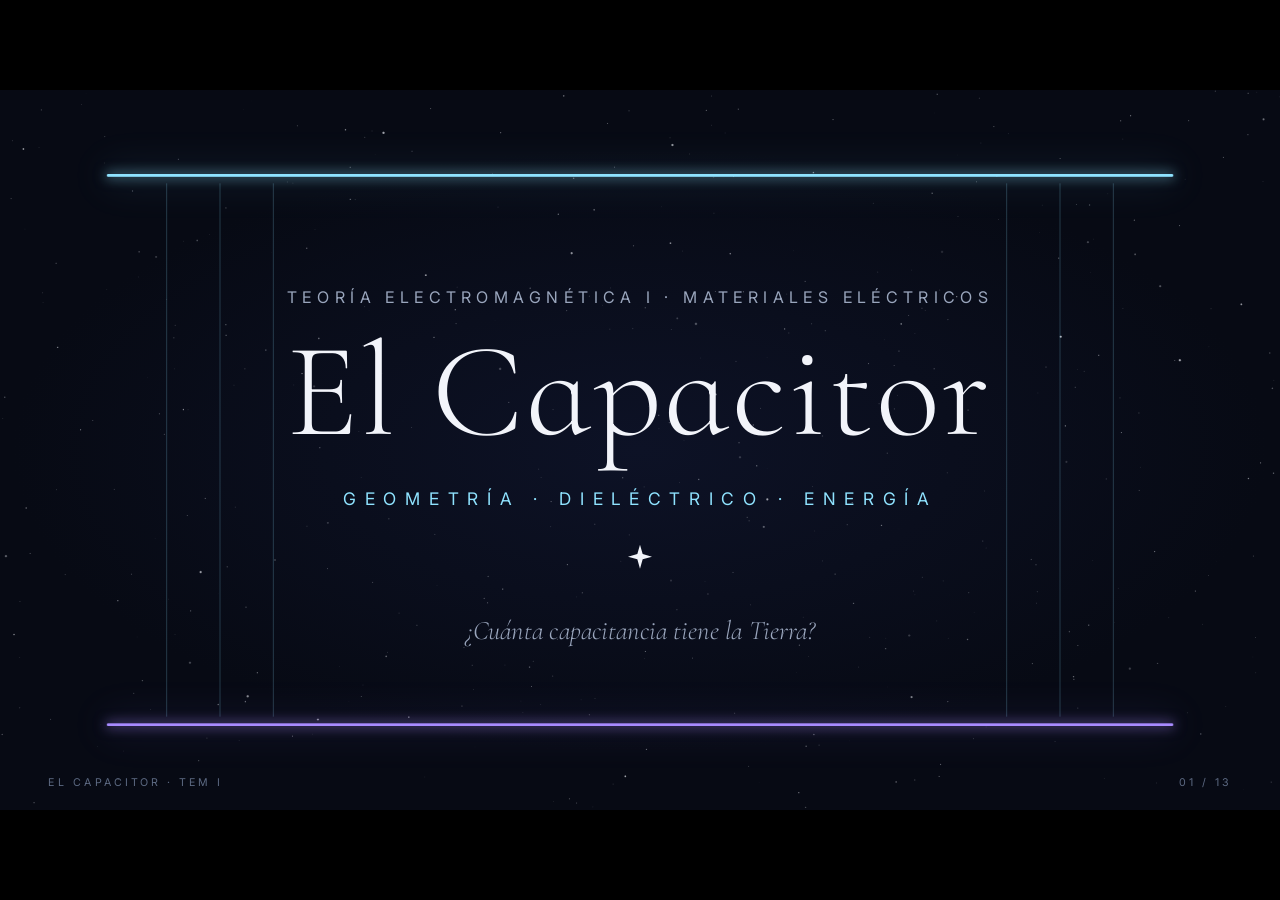
<file: capacitores/web/index.html>
<!DOCTYPE html>
<html lang="es">
<head>
<meta charset="utf-8">
<meta name="viewport" content="width=device-width, initial-scale=1">
<title>El Capacitor · TEM I</title>
<link rel="preconnect" href="https://fonts.googleapis.com">
<link rel="preconnect" href="https://fonts.gstatic.com" crossorigin>
<link href="https://fonts.googleapis.com/css2?family=Cormorant+Garamond:ital,wght@0,300;0,400;0,500;1,300;1,400&family=EB+Garamond:ital,wght@0,400;1,400&family=Inter:wght@300;400;500&display=swap" rel="stylesheet">
<link href="https://fonts.googleapis.com/css2?family=Cormorant+Infant:ital,wght@0,300;0,400;1,300;1,400&text=0123456789&display=swap" rel="stylesheet">
<link rel="stylesheet" href="css/main.css">
</head>
<body>
<div class="viewport">
  <div class="stage" id="stage" data-scene="s01">

    <canvas class="stars" id="stars" width="1920" height="1080" aria-hidden="true"></canvas>

    <!-- Slides -->
    <section class="slide s01 is-active" data-id="s01" aria-label="Portada">
      <svg class="s01-field" viewBox="0 0 1920 1080" aria-hidden="true">
        <g class="fall">
          <line x1="250" y1="140" x2="250" y2="940"/>
          <line x1="330" y1="140" x2="330" y2="940"/>
          <line x1="410" y1="140" x2="410" y2="940"/>
          <line x1="1510" y1="140" x2="1510" y2="940"/>
          <line x1="1590" y1="140" x2="1590" y2="940"/>
          <line x1="1670" y1="140" x2="1670" y2="940"/>
        </g>
      </svg>
      <p class="s01-kicker rv" style="--d:900ms">Teoría Electromagnética I · Materiales eléctricos</p>
      <h1 class="s01-title" id="s01-title">El Capacitor</h1>
      <p class="s01-sub rv" style="--d:1250ms">Geometría · Dieléctrico · Energía</p>
      <svg class="s01-star rv" style="--d:1500ms" viewBox="-20 -20 40 40" aria-hidden="true"><path d="M0 -18 L4 -4 L18 0 L4 4 L0 18 L-4 4 L-18 0 L-4 -4 Z"/></svg>
      <p class="s01-q rv" style="--d:1800ms">¿Cuánta capacitancia tiene la Tierra?</p>
    </section>

    <section class="slide s02" data-id="s02" data-states="1" aria-label="Definición">
      <svg class="s02-diagram" viewBox="0 0 1920 1080" aria-hidden="true">
        <defs>
          <marker id="arrow" viewBox="0 0 10 10" refX="5" refY="5" markerWidth="7" markerHeight="7" orient="auto">
            <path d="M0 1 L10 5 L0 9 Z" class="arrowhead"/>
          </marker>
        </defs>
        <g class="charges-top"></g>
        <g class="charges-bot"></g>
        <g class="field-lines"></g>
        <g class="field-arrows"></g>
        <g class="v-bracket">
          <line x1="930" y1="312" x2="930" y2="768"/>
          <line x1="912" y1="300" x2="948" y2="300"/>
          <line x1="912" y1="780" x2="948" y2="780"/>
          <text x="962" y="555" class="v-label" id="v-label">V</text>
        </g>
        <text x="520" y="250" class="plate-label pos" text-anchor="middle" id="q-top">+Q</text>
        <text x="520" y="852" class="plate-label neg" text-anchor="middle" id="q-bot">−Q</text>
        <text x="138" y="540" class="gap-label" text-anchor="middle" transform="rotate(-90 138 540)">dieléctrico</text>
      </svg>
      <div class="s02-text">
        <p class="kicker rv" style="--d:100ms">02 · Definición</p>
        <h2 class="rv" style="--d:200ms">Dos conductores,<br>cargas opuestas</h2>
        <p class="eq rv" style="--d:420ms"><span class="it">C</span> = <span class="it">Q</span> / <span class="it">V</span></p>
        <p class="unit rv" style="--d:560ms">1 faradio = 1 coulomb / voltio</p>
        <div class="readouts rv" style="--d:700ms">
          <div class="ro"><span class="ro-k">Carga</span><span class="ro-v" id="ro-q">Q</span></div>
          <div class="ro"><span class="ro-k">Voltaje</span><span class="ro-v" id="ro-v">V</span></div>
          <div class="ro ro-c"><span class="ro-k">Capacitancia</span><span class="ro-v" id="ro-c">C</span></div>
        </div>
        <p class="s02-key">C depende solo de la <em>geometría</em> y del <em>material</em></p>
      </div>
    </section>

    <section class="slide s03" data-id="s03" aria-label="El procedimiento">
      <p class="kicker rv s03-kicker" style="--d:700ms">03 · El procedimiento</p>
      <h2 class="s03-title rv" style="--d:800ms">Una sola receta para todo capacitor</h2>
      <svg class="constellation" viewBox="0 0 1920 1080" aria-hidden="true"><g transform="translate(0 80)">
        <g class="links">
          <line class="lk" x1="330" y1="560" x2="750" y2="470" style="--d:1500ms"/>
          <line class="lk" x1="750" y1="470" x2="1170" y2="600" style="--d:1900ms"/>
          <line class="lk" x1="1170" y1="600" x2="1590" y2="500" style="--d:2300ms"/>
        </g>
        <g class="node" style="--d:1150ms" transform="translate(330 560)">
          <circle class="halo" r="54"/><path class="core" d="M0 -16 L3.5 -3.5 L16 0 L3.5 3.5 L0 16 L-3.5 3.5 L-16 0 L-3.5 -3.5 Z"/>
          <text class="sym" y="-84" text-anchor="middle">±Q</text>
          <text class="lbl" y="110" text-anchor="middle">Suponer la carga</text>
        </g>
        <g class="node" style="--d:1550ms" transform="translate(750 470)">
          <circle class="halo" r="54"/><path class="core" d="M0 -16 L3.5 -3.5 L16 0 L3.5 3.5 L0 16 L-3.5 3.5 L-16 0 L-3.5 -3.5 Z"/>
          <text class="sym" y="-84" text-anchor="middle">E</text>
          <text class="lbl" y="110" text-anchor="middle">Ley de Gauss</text>
        </g>
        <g class="node" style="--d:1950ms" transform="translate(1170 600)">
          <circle class="halo" r="54"/><path class="core" d="M0 -16 L3.5 -3.5 L16 0 L3.5 3.5 L0 16 L-3.5 3.5 L-16 0 L-3.5 -3.5 Z"/>
          <text class="sym" y="-84" text-anchor="middle">V = −∫ E · dl</text>
          <text class="lbl" y="110" text-anchor="middle">Integral de línea</text>
        </g>
        <g class="node node-c" style="--d:2350ms" transform="translate(1590 500)">
          <circle class="halo" r="54"/><path class="core" d="M0 -16 L3.5 -3.5 L16 0 L3.5 3.5 L0 16 L-3.5 3.5 L-16 0 L-3.5 -3.5 Z"/>
          <text class="sym" y="-84" text-anchor="middle">C = Q / V</text>
          <text class="lbl" y="110" text-anchor="middle">La Q se cancela</text>
        </g>
      </g></svg>
      <p class="s03-note rv" style="--d:2800ms">Si la <span class="it">Q</span> no se cancela, hay un error.</p>
    </section>

    <!-- 04 · Placas paralelas -->
    <section class="slide s04" data-id="s04" data-state="0" aria-label="Placas paralelas">
      <svg class="full" viewBox="0 0 1920 1080" aria-hidden="true">
        <g class="s04-field" id="s04-field">
          <rect class="glass" x="-1" y="-1" width="2" height="2" vector-effect="non-scaling-stroke"/>
          <g class="glass-facets">
            <line x1="-.8" y1="-1" x2="-.35" y2="1" vector-effect="non-scaling-stroke"/>
            <line x1="-.1" y1="-1" x2=".3" y2="1" vector-effect="non-scaling-stroke"/>
            <line x1=".45" y1="-1" x2=".9" y2="1" vector-effect="non-scaling-stroke"/>
            <line x1="-1" y1=".2" x2="-.35" y2="1" vector-effect="non-scaling-stroke"/>
          </g>
          <g id="s04-lines"></g>
        </g>
        <g class="s04-dim" id="s04-dim"><line x1="0" y1="-1" x2="0" y2="1" vector-effect="non-scaling-stroke"/></g>
        <g class="s04-tick" id="s04-tick-t"><line x1="-14" y1="0" x2="14" y2="0"/></g>
        <g class="s04-tick" id="s04-tick-b"><line x1="-14" y1="0" x2="14" y2="0"/></g>
        <g class="s04-dlab" id="s04-dlab"><text x="0" y="0">d</text></g>
      </svg>
      <div class="col">
        <p class="kicker rv" style="--d:100ms">04 · Placas paralelas</p>
        <p class="eq-xl rv" style="--d:250ms"><span class="it">C</span> = <span class="it">ε A</span> / <span class="it">d</span></p>
        <div class="knobs rv" style="--d:450ms">
          <div class="knob" data-k="A"><span class="k">Área</span><span class="v" id="k-A">100 cm²</span><span class="hint">más área, más C</span></div>
          <div class="knob" data-k="d"><span class="k">Separación</span><span class="v" id="k-d">4 mm</span><span class="hint">menos separación, más C</span></div>
          <div class="knob" data-k="e"><span class="k">Material</span><span class="v" id="k-e">aire · εr = 1</span><span class="hint">mejor dieléctrico, más C</span></div>
        </div>
        <div class="cbig rv" style="--d:600ms"><span class="k">Capacitancia</span><span class="cval"><span id="c-val">22,1</span> <span class="cu">pF</span></span></div>
        <p class="s04-foot">A 1000 V: <span class="it">Q</span> = 0,443 µC · <span class="it">E</span> = 0,5 MV/m</p>
      </div>
    </section>

    <!-- 05 · Coaxial y esférico -->
    <section class="slide s05" data-id="s05" data-state="0" aria-label="Coaxial y esférico">
      <p class="kicker rv s05-kicker" style="--d:200ms">05 · Otras simetrías</p>
      <h2 class="s05-title rv" style="--d:300ms">Mismo método, otra forma</h2>
      <svg class="full" viewBox="0 0 1920 1080" aria-hidden="true">
        <g class="geo geo-coax">
          <g class="radials" id="radials-coax"></g>
          <circle class="gsurf" cx="480" cy="500" r="118"/>
          <circle class="outer" cx="480" cy="500" r="190"/>
          <circle class="inner" cx="480" cy="500" r="46"/>
          <text class="rho" x="572" y="440">ρ</text>
        </g>
        <g class="geo geo-sph">
          <g class="radials" id="radials-sph"></g>
          <ellipse class="merid" cx="1440" cy="500" rx="190" ry="58"/>
          <ellipse class="merid" cx="1440" cy="500" rx="72" ry="190"/>
          <circle class="outer" cx="1440" cy="500" r="190"/>
          <circle class="inner" cx="1440" cy="500" r="46"/>
          <ellipse class="inner-shine" cx="1426" cy="484" rx="16" ry="10"/>
        </g>
        <g class="earth">
          <circle class="earth-body" cx="640" cy="520" r="230"/>
          <ellipse class="earth-lat" cx="640" cy="520" rx="230" ry="70"/>
          <ellipse class="earth-lat" cx="640" cy="440" rx="214" ry="58"/>
          <ellipse class="earth-lat" cx="640" cy="600" rx="214" ry="58"/>
          <ellipse class="earth-lat" cx="640" cy="520" rx="96" ry="230"/>
          <ellipse class="earth-lat" cx="640" cy="520" rx="180" ry="230"/>
          <line class="earth-r" x1="640" y1="520" x2="870" y2="520"/>
          <text class="earth-a" x="755" y="506" text-anchor="middle">a</text>
        </g>
      </svg>
      <div class="geo-cap cap-coax">
        <p class="cap-k">Coaxial</p>
        <p class="cap-eq"><span class="it">C</span> = 2π<span class="it">εL</span> / ln(<span class="it">b</span>/<span class="it">a</span>)</p>
        <p class="cap-n"><span class="it">E</span> ∝ 1/<span class="it">ρ</span> · ≈ 100 pF por metro</p>
      </div>
      <div class="geo-cap cap-sph">
        <p class="cap-k">Esférico</p>
        <p class="cap-eq"><span class="it">C</span> = 4π<span class="it">ε</span> / (1/<span class="it">a</span> − 1/<span class="it">b</span>)</p>
        <p class="cap-n"><span class="it">E</span> ∝ 1/<span class="it">r</span>² · si <span class="it">b</span> → ∞: <span class="it">C</span> = 4π<span class="it">ε</span><sub>0</sub><span class="it">a</span></p>
      </div>
      <div class="earth-text">
        <p class="kicker">La Tierra como esfera aislada</p>
        <p class="et-a"><span class="it">a</span> = 6 370 km</p>
        <p class="et-eq"><span class="it">C</span> = 4π<span class="it">ε</span><sub>0</sub><span class="it">a</span></p>
        <p class="et-val">≈ <span id="earth-val">709</span> µF</p>
        <p class="et-note">Menos que un electrolítico que cabe en la mano</p>
      </div>
    </section>

    <!-- 06 · Dieléctrico -->
    <section class="slide s06" data-id="s06" data-state="0" aria-label="El dieléctrico">
      <svg class="full" viewBox="0 0 1920 1080" aria-hidden="true">
        <rect class="slab" x="200" y="324" width="720" height="432"/>
        <g class="slab-facets">
          <line x1="260" y1="324" x2="420" y2="756"/><line x1="520" y1="324" x2="640" y2="756"/>
          <line x1="760" y1="324" x2="900" y2="756"/><line x1="200" y1="600" x2="300" y2="756"/>
        </g>
        <g id="s06-lines"></g>
        <g id="s06-dipoles"></g>
        <g class="bound bound-top"><rect x="200" y="324" width="720" height="10"/></g>
        <g class="bound bound-bot"><rect x="200" y="746" width="720" height="10"/></g>
        <text class="bound-lbl neg" x="190" y="340" text-anchor="end">−</text>
        <text class="bound-lbl pos" x="190" y="764" text-anchor="end">+</text>
      </svg>
      <div class="col">
        <p class="kicker rv" style="--d:100ms">06 · El dieléctrico</p>
        <h2 class="rv" style="--d:200ms">El material se polariza</h2>
        <p class="hook">Dos placas separadas por… ¿nada? La magia ocurre en ese espacio. ¿Cómo un material que <em>no conduce</em> dispara la capacitancia?</p>
        <div class="mech">
          <div class="mcard">
            <svg viewBox="-60 -40 120 80" aria-hidden="true"><ellipse class="cloud" cx="0" cy="0" rx="30" ry="30"/><circle class="nuc" r="7"/><text x="44" y="6" class="arr">E ↓</text></svg>
            <p class="mt">Polarización electrónica o iónica</p>
            <p class="md">La nube de electrones se deforma: el centro de carga negativa se separa del núcleo.</p>
          </div>
          <div class="mcard">
            <svg viewBox="-60 -40 120 80" aria-hidden="true"><g class="comp"><line x1="-16" y1="0" x2="16" y2="0"/><circle class="dn" cx="-20" cy="0" r="8"/><circle class="dp" cx="20" cy="0" r="8"/></g><text x="44" y="6" class="arr">E ↓</text></svg>
            <p class="mt">Orientación de dipolos</p>
            <p class="md">Las moléculas polares giran y se alinean con el campo, como brújulas eléctricas.</p>
          </div>
          <p class="mnote">Ambos crean un campo interno que se <em>opone</em> al de las placas.</p>
        </div>
        <p class="eq-l eq6"><span class="it">D</span> = <span class="it">ε</span><sub>0</sub><span class="it">E</span> + <span class="it">P</span></p>
        <div class="bars">
          <div class="bar-row"><span class="bk">Carga libre</span><span class="bv">22,1 µC/m²</span><div class="bar"><i style="--w:100%"></i></div></div>
          <div class="bar-row neg"><span class="bk">Neutralizada por <span class="it">P</span></span><span class="bv">17,7 µC/m²</span><div class="bar"><i style="--w:80%"></i></div></div>
          <div class="bar-row pos"><span class="bk">Produce campo</span><span class="bv">4,4 µC/m²</span><div class="bar"><i style="--w:20%"></i></div></div>
          <p class="bars-note">Sobrevive 1 de cada 5: <span class="it">C</span> sube <span class="it">ε</span>r = 5 veces</p>
        </div>
      </div>
    </section>

    <!-- 07 · La grieta de aire -->
    <section class="slide s07" data-id="s07" data-state="0" aria-label="Dos dieléctricos">
      <svg class="full" viewBox="0 0 1920 1080" aria-hidden="true">
        <rect class="glass7" x="200" y="342" width="720" height="436"/>
        <g class="slab-facets">
          <line x1="260" y1="342" x2="410" y2="778"/><line x1="520" y1="342" x2="640" y2="778"/>
          <line x1="760" y1="342" x2="900" y2="778"/>
        </g>
        <g id="s07-glines"></g>
        <path class="crack" id="crack"/>
        <g id="s07-alines"></g>
        <text class="lay-lbl ice" x="944" y="332">aire · 0,1 mm</text>
        <text class="lay-lbl" x="944" y="566">vidrio · 1,9 mm</text>
        <text class="lay-note" x="944" y="360">(espesor exagerado)</text>
      </svg>
      <div class="col col7">
        <p class="kicker rv" style="--d:100ms">07 · Dos dieléctricos</p>
        <h2 class="rv" style="--d:200ms">Una grieta de aire</h2>
        <p class="volt rv" style="--d:380ms"><span id="v07">1000</span> <span class="vu">V</span></p>
        <div class="grid7 rv" style="--d:520ms">
          <div><span class="k">E en el aire</span><span class="v7 hot" id="e-air">2,08</span><span class="u">MV/m</span></div>
          <div><span class="k">E en el vidrio</span><span class="v7" id="e-gl">0,42</span><span class="u">MV/m</span></div>
          <div><span class="k">V en el aire</span><span class="v7" id="v-air">208</span><span class="u">V</span></div>
        </div>
        <div class="meter rv" style="--d:660ms">
          <span class="k">E del aire frente a su rigidez (3 MV/m)</span>
          <div class="meter-bar"><i id="meter-fill"></i><b></b></div>
        </div>
        <p class="s07-final">Descarga parcial: no falla el aislante, <em>falla la burbuja</em>.</p>
        <div class="limit">
          <p class="lim-t">Cada material tiene su límite: la <em>rigidez dieléctrica</em></p>
          <p class="lim-d">Si el campo la supera, la estructura molecular se rompe, el aislante se ioniza y conduce: cortocircuito.</p>
          <div class="chips">
            <div><b>Cerámica</b><span>compacto, buena respuesta en alta frecuencia</span></div>
            <div><b>Poliéster</b><span>película plástica, estable y económico</span></div>
            <div><b>Tantalio</b><span>óxido muy delgado: mucha C en poco volumen</span></div>
            <div><b>Electrolítico</b><span>la mayor C por volumen; tiene polaridad</span></div>
          </div>
        </div>
      </div>
    </section>

    <!-- 08 · Respuesta en DC -->
    <section class="slide sdc" data-id="sdc" data-state="0" aria-label="Respuesta en DC">
      <svg class="full" viewBox="0 0 1920 1080" aria-hidden="true">
        <g class="circ">
          <path class="wire" pathLength="1" d="M860 518 L860 300 L640 300"/>
          <path class="res" id="res-dc" d="M640 300 L627 316 L600 284 L573 316 L547 284 L520 316 L493 284 L480 300"/>
          <path class="wire" pathLength="1" d="M480 300 L400 300"/>
          <circle class="node" cx="400" cy="300" r="5"/><circle class="node" cx="340" cy="300" r="5"/>
          <line class="blade" id="sw-dc" x1="340" y1="300" x2="400" y2="300"/>
          <path class="wire" pathLength="1" d="M340 300 L260 300 L260 512"/>
          <line class="batt" x1="222" y1="512" x2="298" y2="512"/><line class="batt" x1="242" y1="532" x2="278" y2="532"/>
          <path class="wire" pathLength="1" d="M860 562 L860 780 L260 780 L260 532"/>
          <text class="clbl" x="560" y="258" text-anchor="middle">R</text>
          <text class="clbl" x="370" y="258" text-anchor="middle">S</text>
          <text class="clbl" x="960" y="552">C</text>
          <text class="clbl" x="170" y="534">V</text>
          <text class="clbl sm" x="306" y="504">+</text>
          <g id="dots-dc" class="dots"></g>
        </g>
        <g class="graph">
          <line class="ax" x1="1100" y1="660" x2="1795" y2="660"/><line class="ax" x1="1100" y1="400" x2="1100" y2="660"/>
          <text class="axl" x="1795" y="692" text-anchor="end">t</text>
          <g class="tau">
            <line class="dash" x1="1236" y1="508" x2="1236" y2="660"/><line class="dash" x1="1100" y1="508" x2="1236" y2="508"/>
            <text class="axl" x="1236" y="694" text-anchor="middle">τ = RC</text>
            <text class="axl" x="1090" y="514" text-anchor="end">63 %</text>
            <text class="axl" x="1780" y="694" text-anchor="end">5τ · 99 %</text>
          </g>
          <path class="gv" id="gv-dc" pathLength="1"/>
          <path class="gi" id="gi-dc" pathLength="1"/>
          <text class="lg v" x="1800" y="432">v<tspan class="sb">C</tspan></text>
          <text class="lg i" x="1800" y="652">i</text>
        </g>
      </svg>
      <div class="hd">
        <p class="kicker rv" style="--d:100ms">08 · Corriente continua</p>
        <h2 class="rv" style="--d:200ms">El capacitor se carga</h2>
        <p class="eq-l rv" style="--d:380ms"><span class="it">i</span> = <span class="it">C</span> d<span class="it">v</span>/d<span class="it">t</span></p>
      </div>
      <div class="notes">
        <p class="n0">La corriente depende de qué tan rápido <em>cambia</em> el voltaje, no del voltaje.</p>
        <p class="n1">Al cerrar: <span class="it">i</span> = <span class="it">V</span>/<span class="it">R</span>. En un τ llega al 63 %; en 5τ, al 99 %.</p>
        <p class="n2">Cargado: d<span class="it">v</span>/d<span class="it">t</span> = 0 → <span class="it">i</span> = 0. <em>Circuito abierto</em>: bloquea la componente continua.</p>
      </div>
    </section>

    <!-- 09 · Respuesta en AC -->
    <section class="slide sac" data-id="sac" data-state="0" aria-label="Respuesta en AC">
      <svg class="full" viewBox="0 0 1920 1080" aria-hidden="true">
        <g class="circ">
          <path class="wire" d="M260 498 L260 300 L860 300 L860 518"/>
          <path class="wire" d="M260 582 L260 780 L860 780 L860 562"/>
          <circle class="src" cx="260" cy="540" r="42"/>
          <path class="srcw" d="M232 540 C 244 516, 252 516, 260 540 S 276 564, 288 540"/>
          <text class="clbl" x="960" y="552">C</text>
          <text class="clbl" x="150" y="550">v(t)</text>
          <g id="dots-ac" class="dots"></g>
        </g>
        <g class="graph">
          <line class="ax" x1="1100" y1="545" x2="1795" y2="545"/><line class="ax" x1="1100" y1="410" x2="1100" y2="680"/>
          <text class="axl" x="1806" y="551">t</text>
          <path class="gp" id="gp-ac"/>
          <path class="gv" id="gv-ac"/>
          <path class="gi" id="gi-ac"/>
          <g class="lead">
            <line class="dash" x1="1440" y1="420" x2="1440" y2="670"/><line class="dash" x1="1525" y1="420" x2="1525" y2="670"/>
            <path class="brk" d="M1440 412 L1525 412"/>
            <text class="axl" x="1482" y="400" text-anchor="middle">90°</text>
          </g>
          <text class="lg v" x="1800" y="440">v</text>
          <text class="lg i" x="1800" y="480">i</text>
          <text class="lg p" x="1800" y="520">p</text>
        </g>
      </svg>
      <div class="hd">
        <p class="kicker rv" style="--d:100ms">09 · Corriente alterna</p>
        <h2 class="rv" style="--d:200ms">La corriente se adelanta 90°</h2>
        <p class="eq-m rv" style="--d:380ms"><span class="it">v</span> = <span class="it">V</span><sub>m</sub> sen ω<span class="it">t</span> → <span class="it">i</span> = ω<span class="it">C V</span><sub>m</sub> cos ω<span class="it">t</span></p>
      </div>
      <div class="notes ac-notes">
        <p class="n0">La corriente sigue la <em>pendiente</em> del voltaje: máxima cuando <span class="it">v</span> cruza por cero.</p>
        <div class="n1">
          <p class="xc"><span class="it">X</span><sub>C</sub> = 1 / (2π<span class="it">fC</span>)</p>
          <table class="xt"><tr><th>100 µF</th><td>60 Hz</td><td>1 kHz</td><td>10 kHz</td></tr><tr><th><span class="it">X</span><sub>C</sub></th><td>26,5 Ω</td><td>1,59 Ω</td><td>0,159 Ω</td></tr></table>
          <p class="xn"><span class="it">f</span> → 0: <span class="it">X</span><sub>C</sub> → ∞ (DC) · <span class="it">f</span> alta: casi un cortocircuito</p>
        </div>
        <div class="n2">
          <p class="pw"><span class="it">p</span> oscila al doble de la frecuencia y su promedio es <em>cero</em>: absorbe y devuelve energía.</p>
          <p class="pe">100 µF · 120 V · 60 Hz → <span class="it">X</span><sub>C</sub> ≈ 26,5 Ω · <span class="it">I</span> ≈ 4,52 A · <span class="it">Q</span> ≈ 543 var</p>
        </div>
      </div>
    </section>

    <!-- 10 · Aplicaciones y corriente de desplazamiento -->
    <section class="slide sapp" data-id="sapp" data-state="0" aria-label="Aplicaciones y Maxwell">
      <svg class="full" viewBox="0 0 1920 1080" aria-hidden="true">
        <g id="dlines" class="dlines"></g>
        <line class="wire" x1="560" y1="296" x2="560" y2="170"/><line class="wire" x1="560" y1="784" x2="560" y2="910"/>
        <path class="iarr" d="M548 236 L560 214 L572 236 Z"/><path class="iarr" d="M548 846 L560 868 L572 846 Z"/>
        <text class="clbl" x="590" y="234">i</text><text class="clbl" x="590" y="866">i</text>
        <text class="idlbl" x="560" y="556" text-anchor="middle">i<tspan class="sb">d</tspan> = A ∂D/∂t</text>
      </svg>
      <div class="col">
        <p class="kicker rv" style="--d:100ms">10 · Aplicaciones</p>
        <h2 class="rv" style="--d:200ms">Todo depende de la frecuencia</h2>
        <div class="apps10 rv" style="--d:400ms">
          <div><b>Filtro RC</b><span>desvía las altas a tierra · <span class="it">f</span><sub>c</sub> = 1/(2π<span class="it">RC</span>)</span></div>
          <div><b>Acople</b><span>deja pasar la señal y bloquea la DC</span></div>
          <div><b>Circuito LC</b><span>resuena en <span class="it">f</span><sub>0</sub> = 1/(2π√<span class="it">LC</span>) · sintoniza</span></div>
          <div><b>Banco de capacitores</b><span>cancela la reactiva de los motores · mejora el FP</span></div>
        </div>
        <div class="maxw">
          <p class="mq">Si ninguna carga cruza el dieléctrico, ¿cómo circula corriente en AC?</p>
          <p class="mk">Corriente de desplazamiento de Maxwell</p>
          <p class="me"><span class="it">i</span> = <span class="it">A</span> ∂<span class="it">D</span>/∂<span class="it">t</span> = (<span class="it">εA</span>/<span class="it">d</span>) d<span class="it">v</span>/d<span class="it">t</span> = <span class="it">C</span> d<span class="it">v</span>/d<span class="it">t</span></p>
          <p class="mn">Con dieléctrico pasa <span class="it">ε</span><sub>r</sub> veces más corriente: <span class="it">C</span> = <span class="it">ε</span><sub>r</sub><span class="it">C</span><sub>0</sub></p>
        </div>
      </div>
    </section>

    <!-- 11 · Capacitores en semiconductores -->
    <section class="slide ssem" data-id="ssem" data-state="0" aria-label="Capacitores en semiconductores">
      <svg class="full" viewBox="0 0 1920 1080" aria-hidden="true">
        <g class="mos">
          <rect class="sub" x="200" y="442" width="720" height="360"/>
          <text class="sem-l" x="560" y="770" text-anchor="middle">Silicio tipo p</text>
          <line class="chan" x1="270" y1="450" x2="850" y2="450"/>
          <g class="ox" id="ox">
            <rect x="260" y="0" width="600" height="1" vector-effect="non-scaling-stroke"/>
            <g class="oxl" id="ox-lines"></g>
          </g>
          <g class="oxlab" id="ox-lab"><text class="ox-t si" x="890" y="6">SiO₂ · t<tspan class="sb">ox</tspan></text><text class="ox-t hk" x="890" y="6">HfO₂ · high-k</text></g>
          <g class="gatelab" id="gate-lab"><text class="sem-l" x="560" y="-22" text-anchor="middle">Compuerta (metal)</text></g>
        </g>
        <g class="pn">
          <rect class="pside" x="200" y="420" width="360" height="300"/>
          <rect class="nside" x="560" y="420" width="360" height="300"/>
          <g class="dep">
            <rect x="-60" y="420" width="120" height="300"/>
            <line class="wdim" x1="-60" y1="748" x2="60" y2="748"/>
          </g>
          <text class="pn-l" x="330" y="590" text-anchor="middle">p</text>
          <text class="pn-l" x="790" y="590" text-anchor="middle">n</text>
          <text class="sem-l" x="560" y="400" text-anchor="middle">zona de agotamiento</text>
          <text class="wlab" x="560" y="790" text-anchor="middle">W</text>
          <line class="lead-w" x1="140" y1="570" x2="200" y2="570"/><line class="lead-w" x1="920" y1="570" x2="980" y2="570"/>
        </g>
      </svg>
      <div class="col">
        <p class="kicker rv" style="--d:100ms">11 · Semiconductores</p>
        <h2 class="rv" style="--d:200ms">Dentro del chip</h2>
        <div class="sp sp0">
          <p class="eq-l"><span class="it">C</span><sub>ox</sub> = <span class="it">ε</span><sub>ox</sub> / <span class="it">t</span><sub>ox</sub></p>
          <p class="sp-d">SiO₂ (<span class="it">ε</span><sub>r</sub> = 3,9) con <span class="it">t</span><sub>ox</sub> = 2 nm → <b>1,73 µF/cm²</b></p>
          <p class="sp-n">La compuerta de cada transistor MOS es un capacitor. En una DRAM, cada bit es un capacitor de unos 20 fF.</p>
        </div>
        <div class="sp sp1">
          <p class="eq-l"><span class="it">C</span><sub>j</sub> = <span class="it">εA</span> / <span class="it">W</span></p>
          <p class="sp-d">La zona de agotamiento, sin portadores libres, es el dieléctrico de la unión pn.</p>
          <p class="sp-n">Más polarización inversa → <span class="it">W</span> crece → <span class="it">C</span> baja: el <em>varactor</em>, un capacitor controlado por voltaje que sintoniza circuitos LC.</p>
        </div>
        <div class="sp sp2">
          <p class="sp-t">El límite: con pocos nanómetros de óxido, los electrones lo atraviesan por <em>efecto túnel</em>.</p>
          <p class="sp-d">Solución: dieléctricos <b>high-k</b> como HfO₂ (<span class="it">ε</span><sub>r</sub> ≈ 25).</p>
          <p class="sp-n">Como <span class="it">C</span> = <span class="it">ε</span>/<span class="it">t</span>, se logra la misma capacitancia con un óxido unas 6 veces más grueso.</p>
        </div>
      </div>
    </section>

    <!-- 08 · Energía -->
    <section class="slide s08" data-id="s08" data-state="0" aria-label="Energía almacenada">
      <svg class="full" viewBox="0 0 1920 1080" aria-hidden="true">
        <defs>
          <linearGradient id="vol-grad" x1="0" y1="0" x2="0" y2="1">
            <stop offset="0" stop-color="#8fe3ff" stop-opacity=".42"/>
            <stop offset=".5" stop-color="#c9d4ff" stop-opacity=".22"/>
            <stop offset="1" stop-color="#a88bff" stop-opacity=".42"/>
          </linearGradient>
          <pattern id="dots" width="24" height="24" patternUnits="userSpaceOnUse">
            <circle cx="12" cy="12" r="1.6" fill="#f2f4fa" fill-opacity=".55"/>
          </pattern>
        </defs>
        <rect class="vol" x="200" y="304" width="720" height="472" fill="url(#vol-grad)"/>
        <rect class="vol-dots" x="200" y="304" width="720" height="472" fill="url(#dots)"/>
        <text class="vol-lbl" x="560" y="552" text-anchor="middle">w = ½ ε E²</text>
        <text class="vol-val" x="560" y="610" text-anchor="middle">5,53 J/m³</text>
      </svg>
      <div class="col">
        <p class="kicker rv" style="--d:100ms">12 · Energía</p>
        <h2 class="rv" style="--d:200ms">La energía vive en el campo</h2>
        <p class="eq-l rv" style="--d:380ms"><span class="it">W</span> = ½ <span class="it">C V</span>²</p>
        <p class="eq-m rv" style="--d:500ms"><span class="it">W</span> = ½ ∫ <span class="it">D</span> · <span class="it">E</span> d<span class="it">v</span></p>
        <div class="check">
          <div class="ck"><span class="ck-k">Por circuito</span><span class="ck-f">½ · 443 pF · (1000 V)²</span><span class="ck-v">221 µJ</span></div>
          <span class="ck-eq">=</span>
          <div class="ck"><span class="ck-k">Por campos</span><span class="ck-f">5,53 J/m³ · 4×10⁻⁵ m³</span><span class="ck-v">221 µJ</span></div>
        </div>
      </div>
    </section>

    <!-- 12 · Cierre -->
    <section class="slide s09" data-id="s09" data-state="0" aria-label="Cierre">
      <p class="kicker s09-k">13 · Para llevarse</p>
      <svg class="full" viewBox="0 0 1920 1080" aria-hidden="true">
        <g class="stars9">
          <g class="st9" style="--x:420px"><circle class="halo9" r="34"/><path d="M0 -20 L4.5 -4.5 L20 0 L4.5 4.5 L0 20 L-4.5 4.5 L-20 0 L-4.5 -4.5 Z"/></g>
          <g class="st9" style="--x:960px"><circle class="halo9" r="34"/><path d="M0 -20 L4.5 -4.5 L20 0 L4.5 4.5 L0 20 L-4.5 4.5 L-20 0 L-4.5 -4.5 Z"/></g>
          <g class="st9" style="--x:1500px"><circle class="halo9" r="34"/><path d="M0 -20 L4.5 -4.5 L20 0 L4.5 4.5 L0 20 L-4.5 4.5 L-20 0 L-4.5 -4.5 Z"/></g>
        </g>
      </svg>
      <div class="idea" style="--x:420px;--i:0"><p class="in">I</p><p class="it-t"><span class="it">C</span> depende solo de la geometría y del material</p></div>
      <div class="idea" style="--x:960px;--i:1"><p class="in">II</p><p class="it-t">Y del tiempo: <span class="it">i</span> = <span class="it">C</span> d<span class="it">v</span>/d<span class="it">t</span>, abierto en DC, conduce en AC</p></div>
      <div class="idea" style="--x:1500px;--i:2"><p class="in">III</p><p class="it-t">La energía está en el campo, y ahí falla el aislamiento</p></div>
      <p class="safety"><span class="sf-k">Seguridad</span> Desconectado puede seguir cargado: 100 µF a 480 V guardan 11,5 J. Descargar y verificar.</p>
      <p class="thanks">Gracias · Preguntas</p>
    </section>
    <!-- Persistent plates: they belong to every scene -->
    <div class="plate plate-top" id="plate-top" aria-hidden="true"></div>
    <div class="plate plate-bot" id="plate-bot" aria-hidden="true"></div>

    <!-- Transition layers -->
    <canvas class="fx" id="fx" width="1920" height="1080" aria-hidden="true"></canvas>
    <svg class="gauss" id="gauss" viewBox="0 0 1920 1080" aria-hidden="true"></svg>

    <div class="hud" aria-hidden="true">
      <span class="hud-l">El Capacitor · TEM I</span>
      <span class="hud-r" id="hud-n">01 / 09</span>
    </div>
  </div>
</div>
<script src="js/main.js"></script>
</body>
</html>
</file>
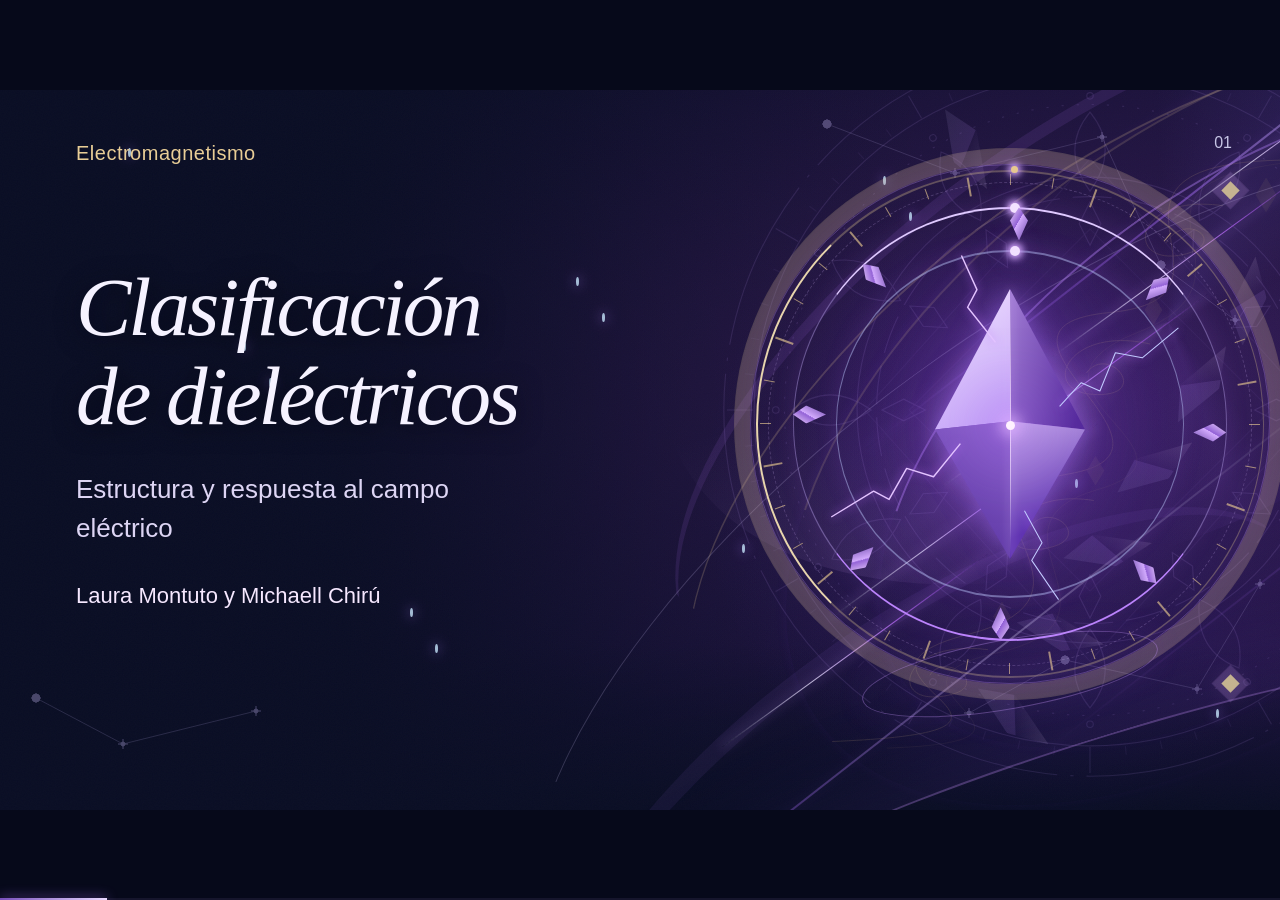
<file: dielectricos/web/index.html>
<!doctype html>
<html lang="es">
<head>
  <meta charset="utf-8">
  <meta name="viewport" content="width=device-width, initial-scale=1">
  <meta name="theme-color" content="#111629">
  <meta name="description" content="Clasificación de dieléctricos. Presentación para dos integrantes, con 13 minutos previstos de exposición.">
  <title>Clasificación de dieléctricos</title>
  <link rel="icon" href="data:,">
  <link rel="stylesheet" href="styles.css?v=20261121-visual">
  <link rel="stylesheet" href="motion.css?v=20261121-visual">
  <link rel="stylesheet" href="transitions.css?v=20261121-visual">
  <link rel="stylesheet" href="kinetic.css?v=20261121-visual">
  <link rel="stylesheet" href="ornate.css?v=20261121-visual">
  <link rel="stylesheet" href="electric.css?v=20261121-visual">
  <link rel="stylesheet" href="construct.css?v=20261121-visual">
  <link rel="stylesheet" href="phenomena.css?v=20261121-visual">
  <link rel="stylesheet" href="visuals.css?v=20261121-visual">
  <script src="visuals.js?v=20261121-visual" defer></script>
  <script src="contenido.js?v=20261121-visual" defer></script>
  <script src="phenomena.js?v=20261121-visual" defer></script>
  <script src="motion.js?v=20261121-visual" defer></script>
  <script src="organic.js?v=20261121-visual" defer></script>
  <script src="transitions.js?v=20261121-visual" defer></script>
  <script src="ornate.js?v=20261121-visual" defer></script>
  <script src="kinetic.js?v=20261121-visual" defer></script>
  <script src="electric.js?v=20261121-visual" defer></script>
  <script src="app.js?v=20261121-visual" defer></script>
</head>
<body>
  <a class="skip" href="#stage">Ir a la diapositiva</a>
  <main id="viewport" aria-label="Presentación de clasificación de dieléctricos">
    <div id="frame"><div id="stage" tabindex="-1"></div></div>
  </main>
  <footer class="toolbar" aria-label="Controles de presentación" hidden>
    <div class="navigation">
      <button id="previous" aria-label="Diapositiva anterior" title="Anterior (←)">←</button>
      <button id="open-index" aria-label="Abrir índice" title="Índice (M)"><span id="counter">01 / 12</span></button>
      <button id="next" aria-label="Diapositiva siguiente" title="Siguiente (→)">→</button>
    </div>
    <p id="presenter" class="presenter"></p>
    <nav class="tools" aria-label="Herramientas">
      <button id="open-notes" title="Notas (N)">Notas</button>
      <button id="plain" aria-pressed="false">Vista plana</button>
      <a href="revision.html" target="_blank" rel="noopener">Propuestas</a>
      <button id="fullscreen" title="Pantalla completa (F)" aria-label="Activar pantalla completa">⛶</button>
      <button id="open-help" title="Ayuda (?)" aria-label="Mostrar ayuda">?</button>
    </nav>
  </footer>
  <div class="progress" aria-hidden="true"><div id="progress"></div></div>
  <p id="announcement" class="sr-only" aria-live="polite" aria-atomic="true"></p>

  <dialog id="index-dialog" aria-labelledby="index-title">
    <div class="dialog-top"><h2 id="index-title">Índice</h2><button data-close aria-label="Cerrar índice">×</button></div>
    <p class="muted">12 diapositivas. 13 minutos previstos y 2 minutos de margen.</p>
    <div id="index-list"></div>
  </dialog>
  <dialog id="notes-dialog" aria-labelledby="notes-title">
    <div class="dialog-top"><h2 id="notes-title">Notas del expositor</h2><button data-close aria-label="Cerrar notas">×</button></div>
    <div class="timer"><span id="clock">0:00</span><span class="muted">13:00 previstos · máximo 15:00</span><button id="timer-toggle">Iniciar ensayo</button><button id="timer-reset">Reiniciar</button></div>
    <div id="notes-content"></div>
  </dialog>
  <dialog id="help-dialog" aria-labelledby="help-title">
    <div class="dialog-top"><h2 id="help-title">Controles</h2><button data-close aria-label="Cerrar ayuda">×</button></div>
    <dl class="shortcuts"><dt>→ / espacio / Av Pág</dt><dd>Avanzar</dd><dt>← / Re Pág</dt><dd>Retroceder</dd><dt>Inicio / Fin</dt><dd>Primera / última diapositiva</dd><dt>M</dt><dd>Índice</dd><dt>N</dt><dd>Notas y cronómetro de ensayo</dd><dt>F</dt><dd>Pantalla completa</dd><dt>Esc</dt><dd>Cerrar ventana o salir de pantalla completa</dd></dl>
    <p>En el móvil puedes usar las flechas o deslizar horizontalmente. Las transiciones más llamativas separan los bloques. «Vista plana» permite revisar el contenido sin transiciones.</p>
  </dialog>
  <noscript>Activa JavaScript para navegar por la presentación. También puedes consultar el guion en la carpeta output.</noscript>
</body>
</html>
</file>
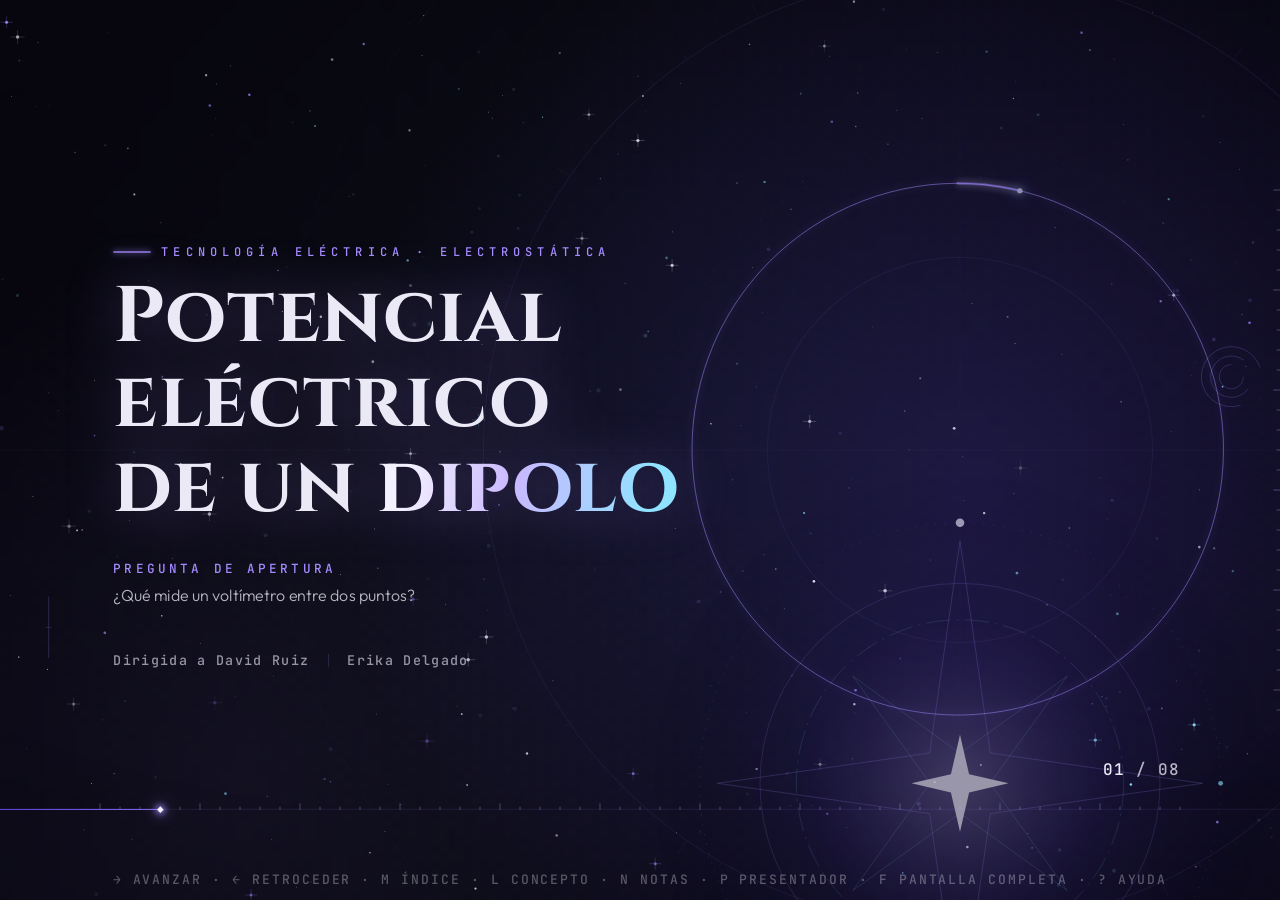
<file: dipolo/nec/index.html>
<!doctype html>
<html lang="es" data-theme="nec">
<head>
<meta charset="utf-8">
<meta name="viewport" content="width=device-width, initial-scale=1">
<title>Potencial eléctrico de un dipolo</title>
<meta name="description" content="Presentación sobre el potencial eléctrico producido por un dipolo.">
<link rel="stylesheet" href="plantilla/css/styles.css?v=27">
<link rel="stylesheet" href="plantilla/css/pro.css?v=2">
<link rel="stylesheet" href="plantilla/css/skirk.css">
<link rel="stylesheet" href="contenido.css">
</head>
<body>
<canvas id="sky" aria-hidden="true"></canvas>

<main class="stage" id="stage" data-mood="maint">

  <!-- Hilo conductor: una sola línea que se transforma a lo largo de toda la exposición -->
  <div class="thread-wrap" aria-hidden="true">
  <svg id="thread" viewBox="0 0 1920 1080">
    <defs>
      <linearGradient id="thg-route" gradientUnits="userSpaceOnUse" x1="150" y1="0" x2="1770" y2="0">
        <stop offset="0" stop-color="#a58bff"/><stop offset=".6" stop-color="#8fe3ff"/><stop offset="1" stop-color="#ff4d6d"/>
      </linearGradient>
      <linearGradient id="thg-clear" gradientUnits="userSpaceOnUse" x1="150" y1="0" x2="1770" y2="0">
        <stop offset="0" stop-color="#5ef0c8"/><stop offset=".55" stop-color="#a58bff"/><stop offset="1" stop-color="#ff4d6d"/>
      </linearGradient>
      <linearGradient id="thg-energy" gradientUnits="userSpaceOnUse" x1="1010" y1="900" x2="1769" y2="266">
        <stop offset="0" stop-color="#5ef0c8"/><stop offset=".42" stop-color="#8fe3ff"/><stop offset=".48" stop-color="#ff4d6d"/><stop offset="1" stop-color="#ff4d6d"/>
      </linearGradient>
      <linearGradient id="thg-close" gradientUnits="userSpaceOnUse" x1="150" y1="0" x2="1770" y2="0">
        <stop offset="0" stop-color="#a58bff" stop-opacity="0"/><stop offset=".3" stop-color="#a58bff"/><stop offset=".7" stop-color="#5ef0c8"/><stop offset="1" stop-color="#5ef0c8" stop-opacity="0"/>
      </linearGradient>
    </defs>
  </svg>
  <svg id="thread-spark" viewBox="0 0 1920 1080"></svg>
  </div>


  <section class="slide hero" id="s01" data-mood="maint" data-tx="skirk-star" data-thread="hero" data-anchor="1440 540" data-title="Potencial eléctrico de un dipolo" data-who="" data-time="1:10" data-ref="Electrostática">
    <svg class="sigil" viewBox="0 0 1100 1100" aria-hidden="true">
      <defs>
        <radialGradient id="sg" cx="50%" cy="50%" r="50%">
          <stop offset="0" stop-color="#c9b8ff" stop-opacity=".42"/>
          <stop offset=".5" stop-color="#5b3fd6" stop-opacity=".1"/>
          <stop offset="1" stop-color="#07060f" stop-opacity="0"/>
        </radialGradient>
      </defs>
      <circle class="sg-glow" cx="550" cy="550" r="520" fill="url(#sg)"/>
      <g class="spin" fill="none" stroke="#a58bff" stroke-opacity=".42">
        <circle class="sg-ring" style="--sd:150ms" cx="550" cy="550" r="430" stroke-dasharray="2 14"/>
        <circle class="sg-draw" style="--sd:250ms" pathLength="1" cx="550" cy="550" r="330"/>
        <path class="sg-draw" style="--sd:650ms" pathLength="1" d="M550 150 L600 500 L950 550 L600 600 L550 950 L500 600 L150 550 L500 500 Z" stroke-opacity=".55"/>
      </g>
      <g class="spin-r" fill="none" stroke="#8fe3ff" stroke-opacity=".32">
        <circle class="sg-ring" style="--sd:450ms" cx="550" cy="550" r="270" stroke-dasharray="40 10 4 10"/>
        <g transform="rotate(45 550 550)"><path class="sg-draw" style="--sd:950ms" pathLength="1" d="M550 300 L585 515 L800 550 L585 585 L550 800 L515 585 L300 550 L515 515 Z"/></g>
        <circle class="sg-dot" style="--sd:1300ms" cx="550" cy="120" r="7" fill="#f4f1ff" stroke="none"/>
        <circle class="sg-dot" style="--sd:1420ms" cx="980" cy="550" r="4" fill="#8fe3ff" stroke="none"/>
      </g>
      <path class="core" d="M550 470 L565 535 L630 550 L565 565 L550 630 L535 565 L470 550 L535 535 Z" fill="#f4f1ff"/>
    </svg>
    <p class="kicker rv">Tecnología eléctrica · Electrostática</p>
    <h1><span class="w"><span>Potencial</span></span> <span class="w"><span>eléctrico</span></span> <br><span class="w"><span>de</span></span> <span class="w"><span>un</span></span> <span class="w"><span class="accent">dipolo</span></span> </h1>
    <div class="meta rv"><div><b>Pregunta de apertura</b>¿Qué mide un voltímetro entre dos puntos?</div></div>
    <div class="team rv"><span>Dirigida a David Ruiz</span><span>Erika Delgado</span></div>
    <aside class="notes"><p>Abrir con un voltímetro. Entre dos puntos mide una diferencia de potencial. Si la punta roja está en B y la negra en A, la lectura es V<sub>B</sub> − V<sub>A</sub>. Un volt equivale a un joule por coulomb.</p></aside>
  </section>

  <section class="slide" id="s02" data-mood="maint" data-tx="skirk-route" data-thread="rest" data-anchor="1350 540" data-title="Dos cargas, un eje" data-who="" data-time="1:25" data-ref="Geometría">
    <p class="kicker rv">Geometría del dipolo</p>
    <h2 class="title rv">Dos cargas, <em>un eje</em></h2>
    <div class="a copy-dip rv" style="left:150px;top:359px;width:620px">
      <p class="lead">Las cargas −q y +q están separadas por <i>d</i>. El momento dipolar apunta de la carga negativa a la positiva.</p>
      <p class="eq"><b>p</b> = <i>qd</i> &nbsp;<small>C·m</small></p>
      <p class="body">Medimos <i>r</i> desde el centro O y <i>θ</i> entre <b>p</b> y la recta OP.</p>
    </div>
    <svg class="a dip-svg rv" style="left:827px;top:278px" width="920" height="547" viewBox="0 0 640 380" role="img" aria-label="Cargas, origen y distancias al punto P">
      <defs><marker id="ge-arrow" viewBox="0 0 10 10" refX="8" refY="5" markerWidth="6" markerHeight="6" orient="auto"><path d="M0 0L10 5L0 10Z" fill="var(--ice)"/></marker></defs>
      <path d="M48 252H597" class="ge-axis" marker-end="url(#ge-arrow)"/>
      <path d="M180 252L477 65" class="ge-negative ge-dash"/>
      <path d="M449 252L477 65" class="ge-positive ge-dash"/>
      <path d="M315 252L477 65" class="ge-vector" marker-end="url(#ge-arrow)"/>
      <path d="M374 252 A59 59 0 0 0 353 207" class="ge-vector"/>
      <circle cx="315" cy="252" r="4" fill="var(--star)"/><circle cx="477" cy="65" r="5" fill="var(--star)"/>
      <circle cx="180" cy="252" r="18" class="ge-negative ge-charge"/><circle cx="449" cy="252" r="18" class="ge-positive ge-charge"/>
      <text x="180" y="253" class="ge-negative ge-charge-text">−</text><text x="449" y="253" class="ge-positive ge-charge-text">+</text>
      <text x="180" y="288">−q</text><text x="449" y="288">+q</text><text x="316" y="285">O</text>
      <text x="492" y="54">P</text><text x="602" y="276">x</text><text x="387" y="230">θ</text>
      <text x="302" y="154" class="ge-negative">r₋</text><text x="491" y="150" class="ge-positive">r₊</text><text x="397" y="169">r</text>
      <path d="M196 313H432" class="ge-vector" marker-end="url(#ge-arrow)"/><text x="315" y="336">p</text>
      <path d="M180 343v11h269v-11" class="ge-axis"/><text x="315" y="370">d</text>
    </svg>
    <aside class="notes"><p>Ubicar el origen en el punto medio. Señalar r, r₊, r₋ y el ángulo θ. El momento dipolar p tiene magnitud qd y sentido de −q hacia +q.</p></aside>
  </section>

  <section class="slide" id="s03" data-mood="energy" data-tx="cleave" data-thread="rest" data-anchor="1350 540" data-title="El signo está en la distancia" data-who="" data-time="1:50" data-ref="Superposición">
    <p class="kicker rv">Superposición</p>
    <h2 class="title rv">El signo está en la <em>distancia</em></h2>
    <div class="a copy-dip rv" style="left:150px;top:346px;width:650px">
      <p class="lead">Los aportes de ambas cargas se suman con su signo. La carga más cercana a <i>P</i> determina el signo de <i>V</i>.</p>
      <p class="eq dip-eq">V(P) = <span class="pos" data-term="1">kq/r₊</span> − <span class="neg" data-term="-1">kq/r₋</span></p>
      <p class="body">k ≈ 8,99 × 10⁹ N·m²/C²<br>V(∞) = 0</p>
    </div>
    <div class="a dip-interaction rv" data-probe style="left:906px;top:313px;width:831px">
      <p class="mono-lbl">Posición del punto P · q = 2 nC · d = 4 cm</p>
      <canvas data-plot="sum" width="580" height="227" role="img" aria-label="Distancias del punto P a ambas cargas"></canvas>
      <div class="dip-buttons" role="group" aria-label="Posición de P">
        <button class="toggle" type="button" data-side="-1" aria-pressed="false">Lado −q</button><button class="toggle" type="button" data-side="0" aria-pressed="true">Plano mediador</button><button class="toggle" type="button" data-side="1" aria-pressed="false">Lado +q</button>
      </div>
      <dl class="dip-readings"><div><dt>Aporte −q</dt><dd id="negative"></dd></div><div><dt>Aporte +q</dt><dd id="positive"></dd></div></dl>
      <output class="body" id="total" aria-live="polite"></output>
    </div>
    <aside class="notes"><p>Sumar los potenciales como escalares. Mover P del plano mediador a cada lado y leer cómo domina la contribución de la carga más cercana.</p></aside>
  </section>

  <section class="slide" id="s04" data-mood="dc" data-tx="skirk-orbit" data-thread="rest" data-anchor="1350 540" data-title="Potencial cero, campo presente" data-who="" data-time="1:40" data-ref="Plano mediador">
    <p class="kicker rv">Plano mediador</p>
    <h2 class="title rv">Potencial cero. <em>Campo presente.</em></h2>
    <div class="a copy-dip rv" style="left:150px;top:348px;width:630px">
      <p class="lead">En el plano mediador las dos distancias coinciden. Sus contribuciones al potencial se cancelan.</p>
      <p class="eq">r₊ = r₋ &nbsp;⇒&nbsp; V = 0</p>
      <p class="body">Las componentes de <b>E</b> a lo largo del plano se cancelan. Las paralelas al eje se suman y apuntan hacia el lado de −q.</p>
    </div>
    <figure class="a dip-figure rv" style="left:835px;top:325px;width:890px">
      <canvas data-plot="plane" width="640" height="384" role="img" aria-label="En el plano mediador el campo neto apunta hacia la carga negativa"></canvas>
      <figcaption class="mono-lbl">El campo apunta hacia donde disminuye V · E = −∇V</figcaption>
    </figure>
    <aside class="notes"><p>Mostrar que V se cancela en el plano. Dibujar la suma vectorial del campo y distinguir potencial cero de campo cero.</p></aside>
  </section>

  <section class="slide" id="s07" data-mood="energy" data-tx="skirk-gravity" data-thread="rest" data-anchor="1350 540" data-title="A gran distancia" data-who="" data-time="2:00" data-ref="Aproximación dipolar">
    <p class="kicker rv">Aproximación lejana</p>
    <h2 class="title rv">Lo que queda <em>a gran distancia</em></h2>
    <div class="a copy-dip rv" style="left:150px;top:345px;width:645px">
      <p class="lead">Cuando r ≫ d, los términos proporcionales a 1/r se cancelan porque la carga total es cero.</p>
      <p class="eq">V ≈ kp cos θ / r²</p>
      <p class="body">A ángulo fijo, duplicar <i>r</i> reduce <i>V</i> a aproximadamente un cuarto.</p>
    </div>
    <figure class="a dip-figure rv" style="left:824px;top:337px;width:925px">
      <canvas data-plot="decay" width="640" height="335" role="img" aria-label="El cociente de potencial cae de 1 a 0,25 al duplicar la distancia"></canvas>
      <figcaption class="mono-lbl">Ángulo fijo · V(r₀) ≠ 0 · r₀ ≫ d</figcaption>
    </figure>
    <aside class="notes"><p>Demostrar la cancelación de 1/r. Mantener θ fijo y mostrar la razón V(2r₀)/V(r₀) = 1/4 donde el potencial de referencia no es cero.</p></aside>
  </section>

  <section class="slide" id="s11" data-mood="dc" data-tx="skirk-boundary" data-thread="rest" data-anchor="1350 540" data-title="Mapa de potencial" data-who="" data-time="2:35" data-ref="Equipotenciales">
    <p class="kicker rv">Laboratorio</p>
    <h2 class="title rv">Mapa de <em>potencial</em></h2>
    <p class="lead rv">Cambia la posición de P y compara el cálculo exacto y el lejano.</p>
    <figure class="a dip-figure rv" data-probe style="left:150px;top:393px;width:1010px">
      <canvas data-plot="map" width="714" height="410" role="img" aria-label="Mapa equipotencial del dipolo en centímetros. P se arrastra en la mitad superior."></canvas>
      <figcaption class="mono-lbl">Arrastra P en la mitad superior del mapa o usa las barras.</figcaption>
    </figure>
    <div class="a dip-interaction lab-interaction rv" data-probe style="left:1230px;top:391px;width:525px">
      <div class="dip-buttons" role="group" aria-label="Movimiento de P"><button class="toggle" type="button" id="manual" aria-pressed="true">Manual</button><button class="toggle" type="button" id="auto" aria-pressed="false">▷ Automático</button></div>
      <div class="dip-range"><label for="distance">Distancia r</label><output id="distance-value" for="distance"></output><input id="distance" type="range" min=".03" max=".32" step=".01" value=".20"></div>
      <div class="dip-range"><label for="angle">Ángulo θ</label><output id="angle-value" for="angle"></output><input id="angle" type="range" min="0" max="180" step="1" value="60"></div>
      <dl class="dip-readings"><div><dt>Potencial exacto</dt><dd id="exact"></dd></div><div><dt>Aproximación lejana</dt><dd id="approx"></dd></div><div><dt>Diferencia absoluta</dt><dd id="difference"></dd></div></dl>
      <div class="dip-buttons"><button class="toggle" type="button" data-angle="60">Ejemplo</button><button class="toggle" type="button" data-angle="90">Plano mediador</button></div>
      <p class="mono-lbl">q = 2 nC · d = 4 cm</p>
    </div>
    <aside class="notes"><p>Arrancar con Ejemplo, activar el preset Plano mediador y pasar al lado negativo. Comparar a un ángulo fijo al aumentar r. Automático recorre el mapa y tocar las barras o arrastrar P devuelve el control manual.</p></aside>
  </section>

  <section class="slide" id="s12" data-mood="order" data-tx="skirk-series" data-thread="rest" data-anchor="1350 540" data-title="Una diferencia de 0,08 V" data-who="" data-time="2:25" data-ref="Ejemplo resuelto">
    <p class="kicker rv">Ejemplo resuelto</p>
    <h2 class="title rv">Una diferencia de <em>0,08 V</em></h2>
    <div class="a copy-dip rv" style="left:150px;top:340px;width:750px">
      <p class="lead">q = 2 nC · d = 4 cm<br>r = 20 cm · θ = 60°</p>
      <p class="eq dip-eq">r₊ ≈ 0,19079 m<br>r₋ ≈ 0,21071 m</p>
      <p class="body">r₊² y r₋² se obtienen con la ley del coseno.<br>p = 8 × 10⁻¹¹ C·m</p>
    </div>
    <dl class="a dip-result rv" style="left:990px;top:345px;width:755px">
      <div><dt>Potencial exacto</dt><dd>8,91 <small>V</small></dd></div>
      <div><dt>Aproximación lejana</dt><dd>8,99 <small>V</small></dd></div>
      <div><dt>Error relativo</dt><dd>0,88 <small>%</small></dd></div>
    </dl>
    <aside class="notes"><p>Convertir datos a SI. Usar r±² = r² + (d/2)² ∓ rd cos θ y sustituir las distancias en el potencial exacto. Para el porcentaje de error usar los valores sin redondear.</p></aside>
  </section>

  <section class="slide closing" id="s19" data-mood="calm" data-tx="skirk-silent" data-thread="close" data-anchor="960 540" data-title="Pregunta de cierre" data-who="" data-time="0:45" data-ref="Plano mediador">
    <p class="kicker rv">Pregunta de cierre</p>
    <div class="idea" style="--k:0;--c:var(--violet-hi)"><span class="n">01</span><span class="t">Las dos puntas tocan el <span class="hl">plano mediador</span>.</span></div>
    <div class="idea" style="--k:1;--c:var(--ice)"><span class="n">02</span><span class="t">¿Qué marca el <span class="c-ice">voltímetro</span>?</span></div>
    <div class="idea" style="--k:2;--c:var(--control)"><span class="n">03</span><span class="t">¿Hacia dónde acelera una <span class="c-ctrl">carga positiva</span>?</span></div>
    <svg class="seal" viewBox="-60 -60 120 120" aria-hidden="true">
      <circle class="seal-ring" r="44" pathLength="1"/>
      <circle class="seal-dash" r="54"/>
      <path class="seal-star" pathLength="1" d="M0 -36 L5 -5 L36 0 L5 5 L0 36 L-5 5 L-36 0 L-5 -5 Z"/>
      <path class="seal-core" d="M0 -14 L3.5 -3.5 L14 0 L3.5 3.5 L0 14 L-3.5 3.5 L-14 0 L-3.5 -3.5 Z"/>
    </svg>
    <aside class="notes"><p>Dejar unos segundos para que respondan. El voltímetro marca 0 V entre puntos del plano mediador. Una carga positiva acelera en el sentido de E, opuesto a p, hacia el lado de −q. El campo depende de cómo varía V alrededor del punto.</p></aside>
  </section>
  <svg class="fx" id="fx" viewBox="0 0 1920 1080" aria-hidden="true">
    <defs>
      <linearGradient id="fxv-acc" gradientUnits="userSpaceOnUse" x1="0" y1="-40" x2="0" y2="1120">
        <stop offset="0" style="stop-color:var(--acc);stop-opacity:0"/><stop offset=".18" style="stop-color:var(--acc)"/><stop offset=".82" style="stop-color:var(--acc)"/><stop offset="1" style="stop-color:var(--acc);stop-opacity:0"/>
      </linearGradient>
      <linearGradient id="fxv-star" gradientUnits="userSpaceOnUse" x1="0" y1="-40" x2="0" y2="1120">
        <stop offset="0" stop-color="#f4f1ff" stop-opacity="0"/><stop offset=".18" stop-color="#f4f1ff"/><stop offset=".82" stop-color="#f4f1ff"/><stop offset="1" stop-color="#f4f1ff" stop-opacity="0"/>
      </linearGradient>
      <linearGradient id="fxh-acc" gradientUnits="userSpaceOnUse" x1="-40" y1="0" x2="1960" y2="0">
        <stop offset="0" style="stop-color:var(--acc);stop-opacity:0"/><stop offset=".15" style="stop-color:var(--acc)"/><stop offset=".85" style="stop-color:var(--acc)"/><stop offset="1" style="stop-color:var(--acc);stop-opacity:0"/>
      </linearGradient>
      <linearGradient id="fxh-star" gradientUnits="userSpaceOnUse" x1="-40" y1="0" x2="1960" y2="0">
        <stop offset="0" stop-color="#f4f1ff" stop-opacity="0"/><stop offset=".15" stop-color="#f4f1ff"/><stop offset=".85" stop-color="#f4f1ff"/><stop offset="1" stop-color="#f4f1ff" stop-opacity="0"/>
      </linearGradient>
      <!-- Vacío abisal que asoma en las esquirlas del tajo -->
      <pattern id="fx-void" patternUnits="userSpaceOnUse" width="280" height="280">
        <rect width="280" height="280" fill="#080618"/><circle cx="165" cy="77" r="1.2" fill="#f4f1ff"/><circle cx="37" cy="274" r="0.6" fill="#8fe3ff"/><circle cx="29" cy="259" r="0.8" fill="#f4f1ff"/><circle cx="44" cy="222" r="1.2" fill="#f4f1ff"/><circle cx="123" cy="46" r="1.6" fill="#c9b8ff"/><circle cx="30" cy="63" r="0.8" fill="#f4f1ff"/><circle cx="203" cy="25" r="0.8" fill="#f4f1ff"/><circle cx="68" cy="148" r="1.2" fill="#f4f1ff"/><circle cx="276" cy="60" r="1.6" fill="#8fe3ff"/><circle cx="92" cy="52" r="1.6" fill="#f4f1ff"/><circle cx="190" cy="49" r="1.6" fill="#f4f1ff"/><circle cx="30" cy="105" r="1.2" fill="#c9b8ff"/><circle cx="160" cy="238" r="1.6" fill="#c9b8ff"/><circle cx="185" cy="153" r="0.8" fill="#f4f1ff"/><circle cx="124" cy="41" r="1.6" fill="#8fe3ff"/><circle cx="268" cy="253" r="1" fill="#c9b8ff"/><circle cx="147" cy="37" r="0.6" fill="#c9b8ff"/><circle cx="84" cy="175" r="0.8" fill="#c9b8ff"/><circle cx="215" cy="20" r="2.1" fill="#f4f1ff"/><circle cx="160" cy="174" r="2.1" fill="#8fe3ff"/><circle cx="254" cy="233" r="0.6" fill="#f4f1ff"/><circle cx="138" cy="242" r="2.1" fill="#f4f1ff"/>
        <path d="M140 118 L143 137 L162 140 L143 143 L140 162 L137 143 L118 140 L137 137 Z" fill="#f4f1ff"/>
      </pattern>
      <radialGradient id="fx-bloom">
        <stop offset="0" stop-color="#ffffff" stop-opacity=".95"/><stop offset=".22" stop-color="#f1ecff" stop-opacity=".75"/><stop offset=".55" style="stop-color:var(--acc);stop-opacity:.3"/><stop offset="1" style="stop-color:var(--acc);stop-opacity:0"/>
      </radialGradient>
      <radialGradient id="fx-fire">
        <stop offset="0" stop-color="#ffffff" stop-opacity="1"/><stop offset=".2" stop-color="#fff1d6" stop-opacity=".95"/><stop offset=".45" stop-color="#ffb070" stop-opacity=".7"/><stop offset=".72" stop-color="#ff4d6d" stop-opacity=".28"/><stop offset="1" stop-color="#ff4d6d" stop-opacity="0"/>
      </radialGradient>
      <linearGradient id="fx-pane" x1="0" y1="0" x2="1" y2="1">
        <stop offset="0" stop-color="#ffffff" stop-opacity=".55"/><stop offset=".45" stop-color="#c9b8ff" stop-opacity=".16"/><stop offset="1" stop-color="#8fe3ff" stop-opacity=".4"/>
      </linearGradient>
      <linearGradient id="fx-pane-crisis" x1="0" y1="0" x2="1" y2="1">
        <stop offset="0" stop-color="#ffffff" stop-opacity=".55"/><stop offset=".45" stop-color="#ffb3c1" stop-opacity=".16"/><stop offset="1" stop-color="#c9b8ff" stop-opacity=".35"/>
      </linearGradient>
      <linearGradient id="fx-sheen-crisis" x1="0" y1="0" x2="1" y2="1">
        <stop offset="0" stop-color="#ff4d6d" stop-opacity=".7"/><stop offset=".5" stop-color="#2a0c1c" stop-opacity=".1"/><stop offset="1" stop-color="#a58bff" stop-opacity=".45"/>
      </linearGradient>
      <linearGradient id="fx-sheen" x1="0" y1="0" x2="1" y2="1">
        <stop offset="0" stop-color="#7a5cff" stop-opacity=".75"/><stop offset=".5" stop-color="#1b1446" stop-opacity=".1"/><stop offset="1" stop-color="#8fe3ff" stop-opacity=".5"/>
      </linearGradient>
    </defs>
    <g id="fx-g"></g>
  </svg>
  <div class="fx fx-layers" id="fx-layers" aria-hidden="true"></div>
  <svg class="cracks" id="cracks" viewBox="0 0 1920 1080" aria-hidden="true"></svg>
  <div class="flash" id="flash" aria-hidden="true"></div>

  <!-- Cromo -->
  <div class="chrome">
    <svg class="ruler" viewBox="0 0 1920 1080" aria-hidden="true"></svg>
    <div class="brand" aria-hidden="true"><span class="sparkle">✦</span>DIPOLO ELÉCTRICO</div>
    <button class="ref" id="c-ref" type="button" title="Ver el concepto de esta escena (L)"><span class="t"></span><span class="go" aria-hidden="true">LEER CONCEPTO ↗</span></button>
    <div class="who" id="c-who" aria-hidden="true"></div>
    <div class="dots" id="c-dots" aria-hidden="true"></div>
    <div class="count" id="c-count" aria-hidden="true"></div>
    <div class="progress" aria-hidden="true"><i id="c-prog"></i></div>
  </div>
</main>

<!-- Vista de presentador (se activa con ?presentador) -->
<div class="pv" id="pv">
  <section>
    <div class="lbl">Diapositiva actual</div>
    <h1 class="cur-title" id="pv-title"></h1>
    <div class="cur-meta" id="pv-meta"></div>
    <div class="lbl">Notas</div>
    <div class="cur-notes" id="pv-notes"></div>
  </section>
  <section>
    <div class="lbl">Tiempo total</div>
    <div class="clock" id="pv-clock">00:00</div>
    <div class="slide-clock" id="pv-sclock">en esta: 00:00</div>
    <div class="lbl">Siguiente</div>
    <div class="next" id="pv-next"></div>
    <div class="btns">
      <button data-cmd="prev">← Anterior</button>
      <button data-cmd="next">Siguiente →</button>
      <button data-cmd="reset">Reiniciar reloj</button>
    </div>
  </section>
</div>

<div class="overlay" id="menu" role="dialog" aria-label="Índice de diapositivas">
  <div class="panel"><h2>Índice</h2><ul class="menu-list" id="menu-list"></ul></div>
</div>
<div class="overlay" id="help" role="dialog" aria-label="Atajos de teclado">
  <div class="panel">
    <h2>Controles</h2>
    <p><a href="Guion-dipolo.pdf" target="_blank" rel="noopener">Guion de exposición en PDF</a></p>
    <div class="keys">
      <kbd>→ · Espacio · Clic</kbd><span>Avanzar (primero recorre los estados de la escena)</span>
      <kbd>← · Retroceso</kbd><span>Retroceder un estado o una diapositiva</span>
      <kbd>Inicio · Fin</kbd><span>Primera / última</span>
      <kbd>M</kbd><span>Índice de diapositivas</span>
      <kbd>L · clic en la referencia</kbd><span>Lector de conceptos de esta diapositiva</span>
      <kbd>N</kbd><span>Notas del orador en esta pantalla</span>
      <kbd>P</kbd><span>Abrir vista de presentador en otra ventana (sincronizada)</span>
      <kbd>F</kbd><span>Pantalla completa</span>
      <kbd>? · H</kbd><span>Esta ayuda</span>
    </div>
  </div>
</div>
<div class="notes-drawer" id="drawer"><div class="meta" id="d-meta"></div><div class="txt" id="d-txt"></div></div>
<div class="hint" id="hint">→ AVANZAR · ← RETROCEDER · M ÍNDICE · L CONCEPTO · N NOTAS · P PRESENTADOR · F PANTALLA COMPLETA · ? AYUDA</div>


<script src="plantilla/js/ambient.js"></script>
<script src="plantilla/js/thread.js"></script>
<script src="plantilla/js/skirk.js"></script>
<script src="plots.js"></script>
<script src="interaccion.js"></script>
<script src="lector.js"></script>
<script src="motor.js"></script>
<script src="plantilla/js/pro.js"></script>
</body>
</html>
</file>
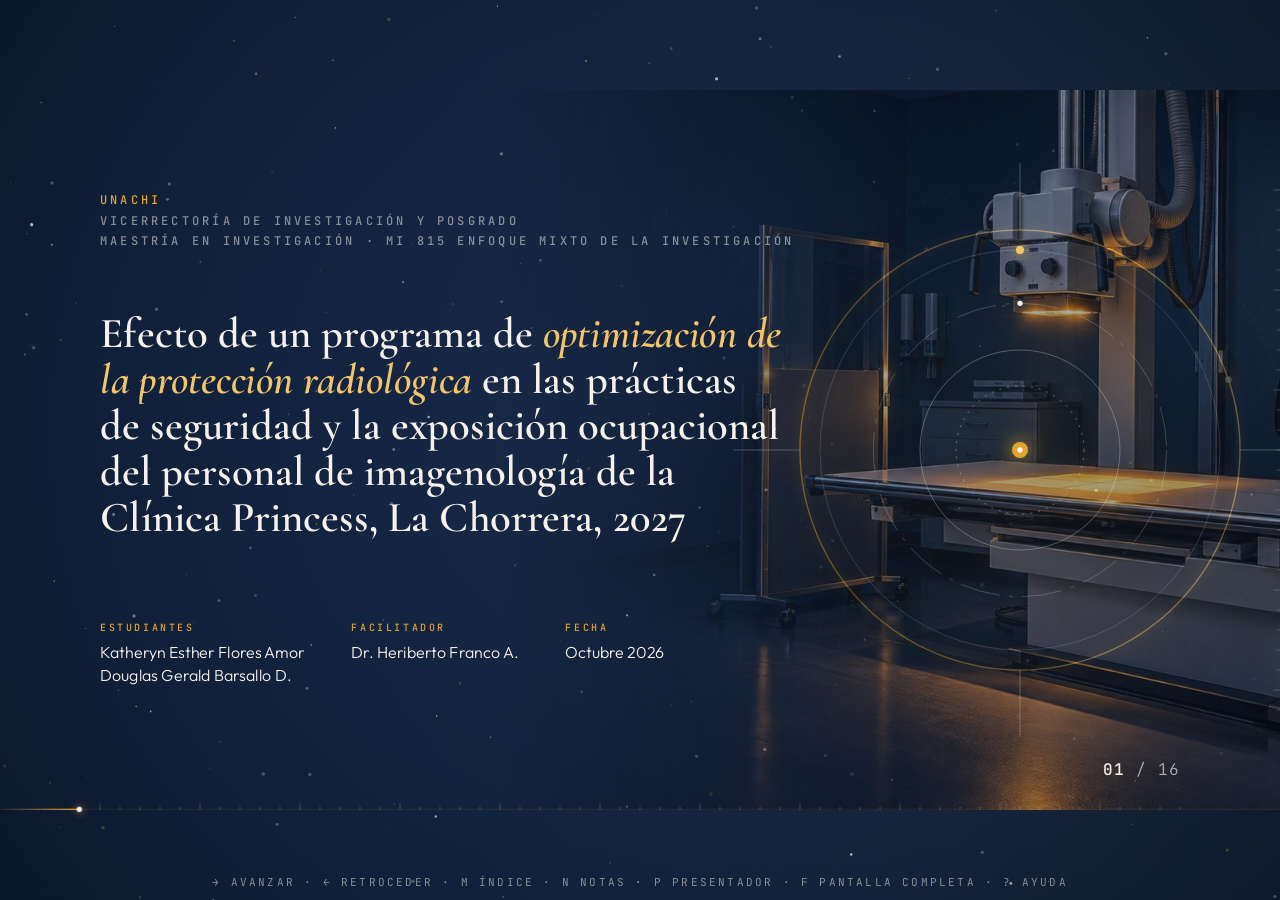
<file: presentacion-mi815/web/index.html>
<!doctype html>
<html lang="es">
<head>
<meta charset="utf-8">
<meta name="viewport" content="width=device-width, initial-scale=1">
<title>Perfil MI 815 · Protección radiológica</title>
<meta name="description" content="Defensa del perfil de proyecto: efecto de un programa de optimización de la protección radiológica en el personal de imagenología de la Clínica Princess, La Chorrera, 2027.">
<link rel="preconnect" href="https://fonts.googleapis.com">
<link rel="preconnect" href="https://fonts.gstatic.com" crossorigin>
<link href="https://fonts.googleapis.com/css2?family=Cormorant+Garamond:ital,wght@0,500;0,600;0,700;1,500;1,600&family=JetBrains+Mono:wght@300;400;500&family=Outfit:wght@200;300;400;500;600&display=swap" rel="stylesheet">
<link rel="icon" href="data:image/svg+xml,%3Csvg xmlns=%22http://www.w3.org/2000/svg%22 viewBox=%220 0 32 32%22%3E%3Ccircle cx=%2216%22 cy=%2216%22 r=%2214%22 fill=%22%2313233A%22/%3E%3Ccircle cx=%2216%22 cy=%2216%22 r=%225%22 fill=%22%23E0A32E%22/%3E%3C/svg%3E">
<link rel="stylesheet" href="css/styles.css?v=3">
</head>
<body>
<canvas id="sky" aria-hidden="true"></canvas>

<main class="stage" id="stage">

  <!-- Hilo conductor: una sola línea que se transforma a lo largo de la defensa -->
  <div class="thread-wrap" aria-hidden="true">
    <svg id="thread" viewBox="0 0 1920 1080">
      <defs>
        <linearGradient id="thg" gradientUnits="userSpaceOnUse" x1="150" y1="0" x2="1770" y2="0">
          <stop offset="0" stop-color="#F5F2EC" stop-opacity=".55"/><stop offset=".5" stop-color="#E0A32E"/><stop offset="1" stop-color="#f2c56a"/>
        </linearGradient>
      </defs>
      <path class="th-glow"/><path class="th-path"/><circle class="th-spark" r="5"/>
    </svg>
  </div>

  <!-- ============ 01 · Portada ============ -->
  <section class="slide" id="s01" data-title="Portada" data-who="Katheryn" data-time="0:45" data-tx="dissolve" data-thread="hero" data-block="Perfil de proyecto" data-ref="Octubre 2026" data-anchor="1530 540" data-mood="calm">
    <div class="photo deep" aria-hidden="true"><img src="img/sala-rayos-x.jpg" alt=""></div>
    <svg class="sigil" viewBox="0 0 900 900" aria-hidden="true">
      <circle class="wave" cx="450" cy="450" r="420"/><circle class="wave" cx="450" cy="450" r="420"/><circle class="wave" cx="450" cy="450" r="420"/>
      <g class="spin">
        <circle class="ring" cx="450" cy="450" r="400" stroke-opacity=".16" stroke-dasharray="2 12"/>
        <circle class="ring" cx="450" cy="450" r="300" stroke-opacity=".22"/>
        <circle class="ring" cx="450" cy="450" r="220" stroke-opacity=".3" stroke-dasharray="60 14 6 14"/>
      </g>
      <g class="spin-r">
        <circle class="ring" cx="450" cy="450" r="150" stroke-opacity=".42"/>
        <circle class="ring" cx="450" cy="450" r="96" stroke-opacity=".55" stroke-dasharray="3 9"/>
        <path class="ring" d="M450 20 V120 M450 780 V880 M20 450 H120 M780 450 H880" stroke-opacity=".4"/>
      </g>
      <g class="orbit"><circle cx="450" cy="150" r="6" fill="#f2c56a" style="filter: drop-shadow(0 0 8px #E0A32E)"/></g>
      <g class="orbit-r"><circle cx="450" cy="230" r="4" fill="#F5F2EC"/></g>
      <circle cx="450" cy="450" r="12" fill="#E0A32E" style="filter: drop-shadow(0 0 14px #E0A32E)"/>
      <circle cx="450" cy="450" r="4" fill="#F5F2EC"/>
    </svg>
    <p class="a inst rv" style="--d:100ms"><b>UNACHI</b>Vicerrectoría de Investigación y Posgrado<br>Maestría en Investigación · MI 815 Enfoque Mixto de la Investigación</p>
    <h1 class="a" data-split>Efecto de un programa de <em>optimización de la protección radiológica</em> en las prácticas de seguridad y la exposición ocupacional del personal de imagenología de la Clínica Princess, La Chorrera, 2027</h1>
    <div class="a meta rv" style="--d:1300ms">
      <div><b>Estudiantes</b><span class="names">Katheryn Esther Flores Amor<br>Douglas Gerald Barsallo D.</span></div>
      <div><b>Facilitador</b><span class="names">Dr. Heriberto Franco A.</span></div>
      <div><b>Fecha</b><span class="names">Octubre 2026</span></div>
    </div>
    <aside class="notes">
      <p>Buenas tardes, Dr. Heriberto Franco y compañeros. Mi nombre es Katheryn Esther Flores Amor y, junto con Douglas Gerald Barsallo, presento el perfil de proyecto del curso MI 815, Enfoque Mixto de la Investigación, de la Maestría en Investigación de la UNACHI.</p>
      <p>Nuestro estudio se titula «Efecto de un programa de optimización de la protección radiológica en las prácticas de seguridad y la exposición ocupacional del personal de imagenología de la Clínica Princess, La Chorrera, 2027».</p>
      <p>Yo expondré la idea central, los antecedentes, el problema, la justificación, los objetivos y las hipótesis. Douglas presentará el marco teórico, la metodología, el cronograma, el presupuesto y el impacto esperado.</p>
    </aside>
  </section>

  <!-- ============ 02 · Idea central ============ -->
  <section class="slide" id="s02" data-title="Idea central" data-who="Katheryn" data-time="1:00" data-tx="slash" data-thread="ceiling" data-block="Planteamiento" data-ref="Perfil · § 4.1–4.2" data-anchor="1500 300" data-mood="dose" data-states="1">
    <p class="a kicker rv" style="left:150px; top:170px">Idea central</p>
    <svg class="scene" viewBox="0 0 1920 1080" aria-hidden="true">
      <text class="ceil-l rv" x="1770" y="276" text-anchor="end" style="--d:600ms">LÍMITE DE DOSIS</text>
      <g class="bars" data-at="1">
        <rect x="190" y="858" width="44" height="42" style="--i:0"/><rect x="270" y="852" width="44" height="48" style="--i:1"/><rect x="350" y="862" width="44" height="38" style="--i:2"/>
        <rect x="430" y="850" width="44" height="50" style="--i:3"/><rect x="510" y="856" width="44" height="44" style="--i:4"/><rect x="590" y="860" width="44" height="40" style="--i:5"/>
        <rect x="670" y="848" width="44" height="52" style="--i:6"/><rect x="750" y="855" width="44" height="45" style="--i:7"/><rect x="830" y="859" width="44" height="41" style="--i:8"/>
        <rect x="910" y="851" width="44" height="49" style="--i:9"/><rect x="990" y="857" width="44" height="43" style="--i:10"/>
      </g>
      <path class="cum draw" data-at="1" pathLength="1" style="--d:500ms" d="M190 900 L212 879 L292 855 L372 836 L452 811 L532 789 L612 769 L692 743 L772 721 L852 700 L932 676 L1012 654"/>
      <text class="cum-l" data-at="1" x="1032" y="660">DOSIS ACUMULADA</text>
      <g data-at="1"><circle class="head-ring" cx="1012" cy="654" r="8"/><circle class="head" cx="1012" cy="654" r="6"/></g>
      <g class="quanta" data-at="1">
        <circle cx="212" cy="850" r="4" style="--i:0"/><circle cx="452" cy="842" r="4" style="--i:1"/><circle cx="692" cy="840" r="4" style="--i:2"/><circle cx="292" cy="844" r="4" style="--i:3"/>
        <circle cx="852" cy="851" r="4" style="--i:4"/><circle cx="532" cy="848" r="4" style="--i:5"/><circle cx="1012" cy="849" r="4" style="--i:6"/>
      </g>
      <line x1="150" y1="900.5" x2="1080" y2="900.5" stroke="rgba(245,242,236,.3)" data-at="1"/>
    </svg>
    <p class="a quote rv" style="--d:250ms; top:360px">El límite de dosis es <em>un techo,</em> no una meta.</p>
    <p class="a cite quote-cite rv" style="--d:700ms; top:612px">(ICRP, 2007)</p>
    <p class="a risk" data-at="1">Dosis bajas <b>acumuladas</b> elevan el riesgo de cáncer<br><span class="cite">(Richardson et al., 2023)</span></p>
    <aside class="notes">
      <p>Partimos de una idea central. La Comisión Internacional de Protección Radiológica establece un límite ocupacional de dosis, pero ese límite es un techo, no una meta (ICRP, 2007). Una instalación puede cumplirlo y, aun así, no haber optimizado su protección.</p>
      <p><b>[Avanzar]</b> ¿Por qué importa? Porque los efectos estocásticos, como el cáncer, no tienen umbral conocido: su probabilidad crece con la dosis, y esa dosis se acumula durante toda la vida laboral. La cohorte INWORKS, con más de 300 000 trabajadores de Francia, el Reino Unido y Estados Unidos, encontró un aumento del riesgo de muerte por cáncer sólido a dosis ocupacionales bajas (Richardson et al., 2023).</p>
      <p>Por eso la normativa internacional exige mantener las dosis tan bajas como sea razonablemente posible, aunque estén muy por debajo del límite. Las barras del esquema son ilustrativas: no representan datos de la clínica.</p>
    </aside>
  </section>

  <!-- ============ 03 · Antecedentes ============ -->
  <section class="slide" id="s03" data-title="Antecedentes" data-who="Katheryn" data-time="1:30" data-tx="sweep" data-thread="timeline" data-block="Planteamiento" data-ref="Perfil · § 3" data-anchor="1580 600" data-mood="dose" data-states="3">
    <h2 class="a title rv" style="left:150px; top:120px; font-size:72px">Antecedentes</h2>
    <svg class="scene" viewBox="0 0 1920 1080" aria-hidden="true">
      <line class="lnk" x1="1580" y1="588" x2="1580" y2="514"/>
      <line class="lnk" x1="730" y1="588" x2="730" y2="480" data-at="1"/>
      <line class="lnk" x1="1120" y1="612" x2="1120" y2="650" data-at="2"/>
      <line class="lnk" x1="340" y1="612" x2="340" y2="650" data-at="3"/>
      <circle class="node" cx="1580" cy="600" r="11"/>
      <circle class="node" cx="730" cy="600" r="11" data-at="1"/>
      <circle class="node" cx="1120" cy="600" r="11" data-at="2"/>
      <circle class="node pa" cx="340" cy="600" r="11" data-at="3"/>
    </svg>
    <div class="card hot rv" style="left:1390px; top:240px; --d:500ms">
      <h3>Zheng et al. (2026)</h3>
      <div class="fig">β = <span data-count="0.446" data-dec="3" data-dur="1600" data-delay="600">0,446</span></div>
      <p>207 tecnólogos · conocimiento → práctica</p>
    </div>
    <div class="card" data-at="1" style="left:540px; top:240px">
      <h3>Hankin y Jones (2020)</h3>
      <div class="pips"><i></i><i></i><i></i><i></i><i></i><i></i><i></i><i></i></div>
      <p>8 intervenciones: ↑&nbsp;conocimiento; ninguna midió la práctica</p>
    </div>
    <div class="card low" data-at="2" style="left:930px">
      <h3>Kumar et al. (2021)</h3>
      <div class="fig"><span data-count="22.5" data-dec="1" data-dur="700" data-delay="300">22,5</span> %<span class="to">→</span><span data-count="95" data-from="22.5" data-dur="1400" data-delay="500">95</span> %</div>
      <div class="bar"><i></i><b></b></div>
      <p>Protector de tiroides; luego se deteriora</p>
    </div>
    <div class="card low" data-at="3" style="left:150px">
      <div class="lbl">Panamá</div>
      <h3>Bernal Troetsch (2019)</h3>
      <p>Solo descriptivos</p>
    </div>
    <aside class="notes">
      <p>La literatura reciente muestra dos hallazgos: el personal conoce los principios de protección, pero no siempre los aplica; y la capacitación mejora los conocimientos, pero falta demostrar que mejora las prácticas y reduce la dosis.</p>
      <p>Zheng et al. (2026) encuestaron a 207 tecnólogos de radiodiagnóstico en Shanghái. Con ecuaciones estructurales, el conocimiento predijo directamente la práctica (β = 0,446; p = 0,006), y los autores lo atribuyen a los protocolos institucionales más que a las actitudes.</p>
      <p><b>[Avanzar]</b> Hankin y Jones (2020) revisaron las intervenciones educativas publicadas entre 2000 y 2018: de 1795 estudios, ocho cumplieron los criterios. Todos aumentaron los conocimientos, pero ninguno evaluó la retención ni el efecto en la práctica clínica.</p>
      <p><b>[Avanzar]</b> Kumar et al. (2021) aplicaron un programa educativo a 40 trabajadores de un quirófano de urología en la India: el uso del protector de tiroides pasó de 22,5 % a 95 %, pero el efecto se deterioró con el tiempo.</p>
      <p><b>[Avanzar]</b> En Panamá, Bernal Troetsch (2019) evaluó conocimientos con un diseño descriptivo. No identificamos estudios de intervención publicados ni estudios en clínicas privadas pequeñas del país.</p>
    </aside>
  </section>

  <!-- ============ 04 · Vacíos y respuesta ============ -->
  <section class="slide" id="s04" data-title="Cuatro vacíos y respuesta" data-who="Katheryn" data-time="1:00" data-tx="sweep" data-thread="divider" data-block="Planteamiento" data-ref="Perfil · § 3.4" data-anchor="985 600" data-mood="dose" data-states="4">
    <h2 class="a title rv" style="left:150px; top:120px; font-size:72px">Cuatro vacíos, <em>cuatro respuestas</em></h2>
    <p class="a lbl hdr rv" style="left:150px; --d:200ms">Vacío</p>
    <p class="a lbl hdr" data-at="1" style="left:1104px; color:var(--amber)">Respuesta</p>
    <svg class="scene" viewBox="0 0 1920 1080" aria-hidden="true">
      <defs><marker id="ah4" viewBox="0 0 10 10" refX="9" refY="5" markerWidth="9" markerHeight="9" orient="auto"><path class="arrow-h" d="M0 0 L10 5 L0 10 Z"/></marker></defs>
      <path class="arrow draw" data-at="1" pathLength="1" d="M870 416 H1050" marker-end="url(#ah4)"/>
      <path class="arrow draw" data-at="2" pathLength="1" d="M870 546 H1050" marker-end="url(#ah4)"/>
      <path class="arrow draw" data-at="3" pathLength="1" d="M870 676 H1050" marker-end="url(#ah4)"/>
      <path class="arrow draw" data-at="4" pathLength="1" d="M870 806 H1050" marker-end="url(#ah4)"/>
      <circle class="trav" data-at="1" r="5"><animateMotion dur="1.6s" repeatCount="indefinite" path="M870 416 H1040"/></circle>
      <circle class="trav" data-at="2" r="5"><animateMotion dur="1.6s" begin="0.4s" repeatCount="indefinite" path="M870 546 H1040"/></circle>
      <circle class="trav" data-at="3" r="5"><animateMotion dur="1.6s" begin="0.8s" repeatCount="indefinite" path="M870 676 H1040"/></circle>
      <circle class="trav" data-at="4" r="5"><animateMotion dur="1.6s" begin="1.2s" repeatCount="indefinite" path="M870 806 H1040"/></circle>
    </svg>
    <div class="row" style="top:360px"><div class="gap rv" style="--d:300ms"><span class="n">1</span>Miden conocimiento</div><div class="ans" data-at="1">Observación directa</div></div>
    <div class="row" style="top:490px"><div class="gap rv" style="--d:400ms"><span class="n">2</span>No miden dosis</div><div class="ans" data-at="2">Dosimetría ajustada</div></div>
    <div class="row" style="top:620px"><div class="gap rv" style="--d:500ms"><span class="n">3</span>No miden sostenibilidad</div><div class="ans" data-at="3">Seguimiento a 3 meses</div></div>
    <div class="row" style="top:750px"><div class="gap rv" style="--d:600ms"><span class="n">4</span>No explican el porqué</div><div class="ans" data-at="4">Entrevistas</div></div>
    <aside class="notes">
      <p>De esta revisión surgen cuatro vacíos, y cada uno define una decisión de nuestro diseño.</p>
      <p><b>[1]</b> Las intervenciones miden conocimientos, no conductas: Hankin y Jones (2020) señalan que ningún estudio de su revisión evaluó la práctica. Nosotros la mediremos por observación directa.</p>
      <p><b>[2]</b> Falta medir la dosis: Kumar et al. (2021) evaluaron el uso de protectores, pero no la exposición. Incorporamos la dosimetría personal ajustada por carga de trabajo.</p>
      <p><b>[3]</b> Falta medir la sostenibilidad: el deterioro del efecto que reportan Kumar et al. (2021) exige una medición de seguimiento, que haremos a los tres meses.</p>
      <p><b>[4]</b> Falta explicar el porqué: los estudios cuantitativos detectan la brecha entre saber y hacer, pero no sus causas. El componente cualitativo la explicará desde la experiencia del personal, mediante entrevistas (Creswell y Plano Clark, 2018).</p>
    </aside>
  </section>

  <!-- ============ 05 · Problema y pregunta ============ -->
  <section class="slide" id="s05" data-title="Problema y pregunta" data-who="Katheryn" data-time="1:15" data-tx="rise" data-thread="limit" data-block="Planteamiento" data-ref="Perfil · § 5" data-anchor="1400 360" data-mood="dose" data-states="1">
    <h2 class="a title rv" style="font-size:72px; top:120px">El problema</h2>
    <svg class="scene" viewBox="0 0 1920 1080" aria-hidden="true">
      <text class="state-l rv" x="1770" y="338" text-anchor="end" style="--d:500ms">LÍMITE</text>
      <g class="rv" style="--d:400ms">
        <rect class="dose" x="1110" y="560" width="70" height="80"/><rect class="dose" x="1230" y="545" width="70" height="95"/>
        <rect class="dose" x="1350" y="570" width="70" height="70"/><rect class="dose" x="1470" y="552" width="70" height="88"/>
        <rect class="dose" x="1590" y="565" width="70" height="75"/>
        <line x1="1060" y1="640.5" x2="1770" y2="640.5" stroke="rgba(245,242,236,.35)"/>
      </g>
      <text class="qmark rv" x="1700" y="626" style="--d:1200ms">?</text>
    </svg>
    <div class="a pts">
      <p class="rv" style="--d:300ms">La clínica <b>cumple los límites</b></p>
      <p class="warn rv" style="--d:600ms">Optimización sin evaluación sistemática <span class="cite">(OIEA, 2018)</span></p>
    </div>
    <div class="a question" data-at="1">
      <div class="lbl">Pregunta</div>
      <p data-split>¿Cuál es el efecto del programa en las prácticas de seguridad y la exposición ocupacional del personal de imagenología de la Clínica Princess durante 2027?</p>
    </div>
    <aside class="notes">
      <p>El problema de esta investigación no es el incumplimiento de la norma, sino la ausencia de una optimización verificada.</p>
      <p>La Clínica Princess, en La Chorrera, cuenta con un servicio de rayos X convencional. El personal utiliza dosimetría personal y los registros muestran dosis por debajo de los límites. Sin embargo, la clínica no cuenta con una evaluación sistemática que demuestre que las prácticas y las dosis están optimizadas, como recomienda el OIEA (2018). Por eso el estudio parte de una verificación documental del programa de protección existente.</p>
      <p>Cumplir el límite no demuestra que las dosis sean tan bajas como se puede lograr. Además, el personal no siempre traduce sus conocimientos en prácticas (Zheng et al., 2026) y el efecto de la capacitación se pierde si no se refuerza (Kumar et al., 2021).</p>
      <p><b>[Avanzar]</b> De ahí nuestra pregunta: ¿cuál es el efecto de un programa de optimización de la protección radiológica en las prácticas de seguridad y la exposición ocupacional del personal de imagenología de la Clínica Princess, La Chorrera, durante 2027?</p>
    </aside>
  </section>

  <!-- ============ 06 · Justificación ============ -->
  <section class="slide" id="s06" data-title="Justificación y viabilidad" data-who="Katheryn" data-time="1:15" data-tx="sweep" data-thread="ground" data-block="Planteamiento" data-ref="Perfil · § 6" data-anchor="960 690" data-mood="dose">
    <h2 class="a title rv" style="left:150px; top:120px; font-size:72px">Justificación</h2>
    <div class="card rv" style="left:150px; --d:200ms"><span class="n">I</span><div class="lbl">Teórica</div><h3>Conocimiento, protocolos y práctica</h3></div>
    <div class="card rv" style="left:710px; --d:350ms"><span class="n">II</span><div class="lbl">Metodológica</div><h3>Responde a los cuatro vacíos</h3></div>
    <div class="card rv" style="left:1270px; --d:500ms"><span class="n">III</span><div class="lbl">Práctica</div><h3>Programa documentado y replicable</h3></div>
    <div class="a via rv" style="--d:800ms">
      <div class="h">Viabilidad</div>
      <div class="it">
        <svg width="56" height="56" viewBox="0 0 56 56" fill="none" stroke="#E0A32E" stroke-width="2"><rect class="draw" pathLength="1" x="12" y="6" width="32" height="44" rx="2"/><circle cx="36" cy="29" r="2.5" fill="#E0A32E"/><path class="draw" pathLength="1" d="M6 50 H50"/></svg>
        <span><b>Acceso</b> a la clínica</span>
      </div>
      <div class="it">
        <svg width="56" height="56" viewBox="0 0 56 56" fill="none" stroke="#E0A32E" stroke-width="2"><path class="draw" pathLength="1" d="M28 5 L48 13 V27 C48 40 39 48 28 52 C17 48 8 40 8 27 V13 Z"/><path class="draw" pathLength="1" d="M19 28 L26 35 L38 21"/></svg>
        <span><b>Sesgo jerárquico</b> controlado: coinvestigador y observador externo</span>
      </div>
    </div>
    <aside class="notes">
      <p>La investigación se justifica en tres planos.</p>
      <p>En lo teórico, pondrá a prueba la relación entre conocimiento, protocolos institucionales y práctica descrita por Zheng et al. (2026) y Yashima y Chida (2023). Además, aportará datos de una población no estudiada en Panamá: el personal de clínicas privadas pequeñas.</p>
      <p>En lo metodológico, responde a los cuatro vacíos: mide conductas por observación directa, incorpora la dosis ajustada por carga de trabajo, evalúa la sostenibilidad a los tres meses y explica los resultados con datos cualitativos.</p>
      <p>En lo práctico, la clínica obtendrá un programa de optimización documentado y alineado con los requisitos del Ministerio de Salud de Panamá (2024); el personal y los pacientes recibirán menos dosis.</p>
      <p>Es viable porque, como jefa de la clínica, tengo acceso a las instalaciones, al personal y a los registros dosimétricos. Para que esa relación jerárquica no influya, las entrevistas y observaciones las realizarán el coinvestigador y un observador externo, y los datos se analizarán de forma anónima.</p>
    </aside>
  </section>

  <!-- ============ 07 · Objetivos ============ -->
  <section class="slide" id="s07" data-title="Objetivos" data-who="Katheryn" data-time="1:00" data-tx="slash" data-thread="rise" data-block="Objetivos e hipótesis" data-ref="Perfil · § 7" data-anchor="1560 650" data-mood="order" data-states="1">
    <div class="a og rv" style="--d:150ms">
      <p class="kicker">Objetivo general</p>
      <p><em>Evaluar</em> el efecto del programa en las prácticas de seguridad y la exposición ocupacional.</p>
    </div>
    <svg class="scene" viewBox="0 0 1920 1080" aria-hidden="true">
      <g data-at="1">
        <circle class="rip" cx="300" cy="862" r="13"/><circle class="rip r2" cx="720" cy="791" r="13"/><circle class="rip r3" cx="1140" cy="720" r="13"/><circle class="rip r4" cx="1560" cy="650" r="13"/>
        <circle class="nd" cx="300" cy="862" r="13"/><circle class="nd-c" cx="300" cy="862" r="4"/>
        <circle class="nd" cx="720" cy="791" r="13"/><circle class="nd-c" cx="720" cy="791" r="4"/>
        <circle class="nd" cx="1140" cy="720" r="13"/><circle class="nd-c" cx="1140" cy="720" r="4"/>
        <circle class="nd" cx="1560" cy="650" r="13"/><circle class="nd-c" cx="1560" cy="650" r="4"/>
      </g>
    </svg>
    <div class="oe" data-at="1" style="left:270px; top:640px; transition-delay:0ms"><div class="id">OE1</div><div class="v">Diagnosticar</div><p>la línea base</p></div>
    <div class="oe" data-at="1" style="left:690px; top:569px; transition-delay:150ms"><div class="id">OE2</div><div class="v">Explorar</div><p>percepciones y barreras</p></div>
    <div class="oe" data-at="1" style="left:1110px; top:498px; transition-delay:300ms"><div class="id">OE3</div><div class="v">Implementar</div><p>el programa</p></div>
    <div class="oe" data-at="1" style="left:1530px; top:428px; width:280px; transition-delay:450ms"><div class="id">OE4</div><div class="v">Comparar</div><p>antes, después y a los 3 meses</p></div>
    <aside class="notes">
      <p>Nuestro objetivo general es evaluar el efecto de un programa de optimización de la protección radiológica en las prácticas de seguridad y la exposición ocupacional del personal de imagenología de la Clínica Princess, La Chorrera, durante 2027. En este diseño cuasiexperimental, el efecto se estima comparando las mediciones antes, después y a los tres meses del programa (Shadish et al., 2002).</p>
      <p><b>[Avanzar]</b> Los objetivos específicos tienen un solo verbo y siguen el orden cronológico del estudio:</p>
      <p>OE1, diagnosticar los conocimientos, las prácticas de seguridad y la exposición ocupacional antes de la intervención. OE2, explorar las percepciones, barreras y facilitadores del personal frente a las medidas de protección. OE3, implementar un programa de optimización fundamentado en el diagnóstico integrado. Y OE4, comparar los conocimientos, las prácticas y la exposición antes, después y a los tres meses.</p>
    </aside>
  </section>

  <!-- ============ 08 · Hipótesis ============ -->
  <section class="slide" id="s08" data-title="Hipótesis" data-who="Katheryn" data-time="1:15" data-tx="sweep" data-thread="balance" data-block="Objetivos e hipótesis" data-ref="Perfil · § 8" data-anchor="960 480" data-mood="order" data-states="1">
    <div class="a hi rv" style="--d:150ms"><div class="tag">Hi</div><p>El cumplimiento de las prácticas es <em class="accent">mayor después</em> del programa.</p></div>
    <div class="a h0 rv" style="--d:450ms"><div class="tag">H0</div><p>No hay diferencia.</p></div>
    <p class="a alpha" data-at="1">α = 0,05</p>
    <table class="t" data-at="1">
      <tr><th></th><th></th><th>Indicador</th><th>Prueba</th></tr>
      <tr><td>Hi</td><td><b>Prácticas</b></td><td>Conductas 0–15</td><td>Modelo binomial de efectos mixtos</td></tr>
      <tr><td>Hs1</td><td><b>Conocimientos</b></td><td>—</td><td>Wilcoxon</td></tr>
      <tr><td>Hs2</td><td><b>Exposición</b></td><td>Hp(10) por 100 estudios y H*(10)</td><td>Wilcoxon</td></tr>
    </table>
    <aside class="notes">
      <p>La hipótesis de investigación es que el cumplimiento de las prácticas de seguridad radiológica del personal de imagenología de la Clínica Princess es mayor después de la implementación del programa de optimización que antes de ella. La hipótesis nula plantea que no existe diferencia en el cumplimiento antes y después del programa.</p>
      <p><b>[Avanzar]</b> La Hi se verifica por observación directa: en cada procedimiento se registran las conductas cumplidas, de 0 a 15, y se comparan con un modelo binomial de efectos mixtos, con el trabajador como efecto aleatorio.</p>
      <p>La complementan dos hipótesis secundarias: Hs1, el puntaje de conocimientos es mayor después del programa; y Hs2, la exposición ocupacional es menor, medida como Hp(10) por cada 100 estudios y como H*(10) en la posición del operador. Ambas se contrastan con la prueba de Wilcoxon de rangos con signo. El nivel de significancia es de 0,05.</p>
      <p>Con esto cedo la palabra a Douglas.</p>
    </aside>
  </section>

  <!-- ============ 09 · Marco teórico ============ -->
  <section class="slide" id="s09" data-title="Marco teórico" data-who="Douglas" data-time="1:15" data-tx="slash" data-thread="axis" data-block="Marco teórico" data-ref="Perfil · § 4" data-anchor="1240 560" data-mood="field">
    <h2 class="a title rv" style="left:150px; top:120px; font-size:72px">Marco teórico</h2>
    <div class="pr rv" style="top:270px; --d:200ms"><span class="n">01</span><span class="h">Justificación</span></div>
    <div class="pr hot rv" style="top:390px; --d:350ms"><span class="n">02</span><span class="h">Optimización · ALARA</span></div>
    <div class="pr rv" style="top:570px; --d:500ms"><span class="n">03</span><span class="h">Limitación</span><span class="d"><b>20 mSv/año</b>cristalino 20 mSv/año</span></div>
    <div class="photo" aria-hidden="true"><img src="img/tubo-colimador.jpg" alt=""></div>
    <svg class="scene tdb" viewBox="0 0 1920 1080" aria-hidden="true">
      <g class="rv" style="--d:600ms">
        <circle class="clock" cx="1240" cy="370" r="46"/>
        <path class="clock-a" d="M1240 370 L1240 324 A46 46 0 0 1 1279.8 347 Z"/>
        <line class="hand" x1="1240" y1="370" x2="1240" y2="334"/>
        <text x="1240" y="300">TIEMPO</text>
      </g>
      <g class="rv" style="--d:750ms">
        <path class="rg" stroke-width="2.4" stroke-opacity=".9" d="M1287 516 A64 64 0 0 1 1287 604"/>
        <path class="rg a2" stroke-width="1.8" stroke-opacity=".6" d="M1334 476 A128 128 0 0 1 1334 644"/>
        <path class="rg a3" stroke-width="1.3" stroke-opacity=".38" d="M1396 426 A205 205 0 0 1 1396 694"/>
        <path class="rg a4" stroke-width="1" stroke-opacity=".22" d="M1470 370 A295 295 0 0 1 1470 750"/>
        <circle class="ph-dot" r="4"><animateMotion dur="1.6s" repeatCount="indefinite" path="M1252 560 L1636 560"/><animate attributeName="opacity" dur="1.6s" values="0;1;1;0" keyTimes="0;0.1;0.92;1" repeatCount="indefinite"/></circle>
        <circle class="ph-dot" r="3"><animateMotion dur="1.6s" begin="0.5s" repeatCount="indefinite" path="M1250 552 L1636 470"/><animate attributeName="opacity" dur="1.6s" begin="0.5s" values="0;1;1;0" keyTimes="0;0.1;0.92;1" repeatCount="indefinite"/></circle>
        <circle class="ph-dot" r="3"><animateMotion dur="1.6s" begin="1s" repeatCount="indefinite" path="M1250 568 L1636 650"/><animate attributeName="opacity" dur="1.6s" begin="1s" values="0;1;1;0" keyTimes="0;0.1;0.92;1" repeatCount="indefinite"/></circle>
        <circle class="src" cx="1240" cy="560" r="12"/>
      </g>
      <g class="rv" style="--d:900ms">
        <rect class="wall" x="1640" y="420" width="34" height="290"/>
        <text x="1657" y="396">BLINDAJE</text>
      </g>
      <g class="rv" style="--d:1000ms">
        <path d="M1240 760 H1600" stroke="none"/>
        <path d="M1590 752 L1604 760 L1590 768" fill="none" stroke="#E0A32E" stroke-width="2"/>
        <text x="1420" y="808">DISTANCIA</text>
        <text class="sub" x="1420" y="840">1/d²</text>
      </g>
    </svg>
    <div class="a norm rv" style="--d:1100ms">
      <div class="h">Normativa</div>
      <div><b>D.E. 770 de 2010</b></div>
      <div><b>Propuesta MINSA 2024</b></div>
      <div><b>Leyes 84 y 81 de 2019</b></div>
    </div>
    <aside class="notes">
      <p>Gracias, Katheryn. El marco teórico se apoya en el sistema de protección radiológica de la ICRP (2007) y el OIEA (2014), con tres principios. La justificación exige que toda exposición produzca más beneficio que daño. La optimización, o principio ALARA, exige mantener las dosis tan bajas como sea razonablemente posible: es el foco del estudio, porque la clínica ya cumple los límites. La limitación fija 20 mSv por año, promediados en cinco años y sin superar 50 mSv en uno solo, y 20 mSv por año en el cristalino (ICRP, 2012; OIEA, 2014).</p>
      <p>La optimización se concreta con tres herramientas físicas: menos tiempo de exposición, más distancia —la tasa de dosis disminuye con el cuadrado de la distancia— y blindaje (Bushberg et al., 2021).</p>
      <p>En Panamá, el Decreto Ejecutivo 770 de 2010 exige capacitación reconocida por el MINSA; la propuesta de 2024 plantea 40 horas iniciales y 20 de actualización cada dos años; y las Leyes 84 y 81 de 2019 regulan la investigación para la salud y la protección de datos.</p>
    </aside>
  </section>

  <!-- ============ 10 · Diseño ============ -->
  <section class="slide" id="s10" data-title="Diseño mixto de intervención" data-who="Douglas" data-time="1:30" data-tx="expand" data-origin="360 560" data-thread="flow" data-block="Metodología" data-ref="Perfil · § 10.1–10.2" data-anchor="1160 560" data-mood="flow" data-states="2">
    <h2 class="a title rv" style="left:150px; top:120px; font-size:72px">Diseño mixto de <em>intervención</em></h2>
    <svg class="scene" viewBox="0 0 1920 1080" aria-hidden="true">
      <circle class="nd rv" cx="360" cy="560" r="14" style="--d:300ms"/>
      <circle class="nd rv" cx="760" cy="560" r="14" style="--d:500ms"/>
      <circle class="nd prog rv" cx="1160" cy="560" r="22" style="--d:700ms"/>
      <circle class="nd rv" cx="1560" cy="560" r="14" style="--d:900ms"/>
      <circle class="rip" cx="360" cy="560" r="14" style="animation-delay:0s"/><circle class="rip" cx="760" cy="560" r="14" style="animation-delay:1.667s"/>
      <circle class="rip" cx="1160" cy="560" r="22" style="animation-delay:3.333s"/><circle class="rip" cx="1560" cy="560" r="14" style="animation-delay:4.95s"/>
      <circle class="pulse" r="6"><animateMotion dur="5s" repeatCount="indefinite" path="M360 560 H1560"/></circle>
      <path class="brace draw" data-at="1" pathLength="1" d="M1160 586 V640 M520 676 Q520 648 548 648 H1772 Q1800 648 1800 676"/>
    </svg>
    <div class="ph rv" style="left:195px; --d:300ms"><div class="tag">CUAN</div><div class="h">Diagnóstico</div></div>
    <div class="ph rv" style="left:595px; --d:500ms"><div class="tag qual">cual</div><div class="h">Exploración</div></div>
    <div class="ph rv" style="left:995px; --d:700ms"><div class="tag">intervención</div><div class="h">Programa</div></div>
    <div class="ph rv" style="left:1395px; --d:900ms"><div class="tag">CUAN + cual</div><div class="h">Evaluación mixta</div></div>
    <div class="photo frame" data-at="1" aria-hidden="true"><img src="img/delantales.jpg" alt=""></div>
    <div class="a comp" data-at="1" style="left:520px; width:1280px; justify-content:flex-start">
      <span><b>20 h</b> de capacitación</span><span>Procedimientos</span><span>Señalización</span><span>Delantales</span><span>Revisión de dosis</span>
    </div>
    <div class="a notation" data-at="2">
      <div class="n">CUAN <i>→</i> cual <i>→</i> [intervención] <i>→</i> CUAN + cual <i>→</i> integración</div>
      <div class="cite">(Creswell y Plano Clark, 2018)</div>
    </div>
    <aside class="notes">
      <p>Es una investigación aplicada, de alcance explicativo, con enfoque mixto y diseño mixto de intervención (Creswell y Plano Clark, 2018). Su núcleo es un diseño cuasiexperimental de un solo grupo con tres mediciones: antes, después y a los tres meses (Shadish et al., 2002).</p>
      <p>Se desarrolla en cuatro fases. Fase 1, diagnóstico cuantitativo: cuestionario de conocimientos, observación de prácticas, registros dosimétricos de los 12 meses previos y tasa de dosis en las posiciones de trabajo. Fase 2, exploración cualitativa: entrevistas semiestructuradas que explican los resultados de la fase 1.</p>
      <p><b>[Avanzar]</b> Fase 3, el programa, construido a partir de la integración de ambas fases: capacitación de 20 horas impartida por un oficial de protección radiológica idóneo; procedimientos operativos escritos; señalización; verificación radiográfica de la integridad de los delantales plomados; y revisión mensual de dosis con un nivel de investigación definido. Fase 4, evaluación mixta: se repiten las mediciones al terminar y a los tres meses, con entrevistas de cierre.</p>
      <p><b>[Avanzar]</b> La notación resume la lógica del diseño: primero se mide, luego se explora el porqué, se interviene, se evalúa con ambos componentes y se integran los resultados.</p>
    </aside>
  </section>

  <!-- ============ 11 · Población e instrumentos ============ -->
  <section class="slide" id="s11" data-title="Población e instrumentos" data-who="Douglas" data-time="1:15" data-tx="sweep" data-thread="split" data-block="Metodología" data-ref="Perfil · § 10.3–10.5" data-anchor="460 520" data-mood="flow" data-states="1">
    <h2 class="a title rv" style="left:150px; top:120px; font-size:72px">Población e instrumentos</h2>
    <div class="photo" aria-hidden="true"><img src="img/dosimetro-monitor.jpg" alt=""></div>
    <div class="a pob rv" style="--d:200ms">
      <div class="h">Censo del personal</div>
      <div class="big-num">≥ <span data-count="60" data-dur="1500" data-delay="400">60</span></div>
      <p>procedimientos por medición</p>
      <div class="cite">(Chow et al., 2008)</div>
    </div>
    <div class="a ins">
      <div class="row rv" style="--d:350ms"><svg viewBox="0 0 44 44" fill="none" stroke="#E0A32E" stroke-width="2"><rect x="8" y="5" width="28" height="34" rx="2"/><path d="M14 15 l3 3 l5 -6 M14 27 l3 3 l5 -6 M26 16 h5 M26 28 h5"/></svg><span>Lista de cotejo</span><em>15 conductas</em></div>
      <div class="row rv" style="--d:450ms"><svg viewBox="0 0 44 44" fill="none" stroke="#E0A32E" stroke-width="2"><rect x="8" y="5" width="28" height="34" rx="2"/><path d="M14 14 h16 M14 21 h16 M14 28 h10"/></svg><span>Cuestionario</span><em>20 ítems</em></div>
      <div class="row rv" style="--d:550ms"><svg viewBox="0 0 44 44" fill="none" stroke="#E0A32E" stroke-width="2"><rect x="12" y="8" width="20" height="30" rx="3"/><path d="M17 4 h10 v4 M17 20 h10"/><circle cx="22" cy="29" r="3"/></svg><span>Dosimetría personal</span><em></em></div>
      <div class="row rv" style="--d:650ms"><svg viewBox="0 0 44 44" fill="none" stroke="#E0A32E" stroke-width="2"><rect x="6" y="14" width="32" height="24" rx="3"/><path d="M12 30 a10 10 0 0 1 20 0 M22 30 l5 -6 M16 14 V8 h12 v6"/></svg><span>Monitor calibrado</span><em></em></div>
      <div class="row rv" style="--d:750ms"><svg viewBox="0 0 44 44" fill="none" stroke="#E0A32E" stroke-width="2"><path d="M7 9 h30 v20 h-14 l-8 7 v-7 h-8 Z"/><path d="M14 17 h16 M14 22 h10"/></svg><span>Guía de entrevista</span><em></em></div>
    </div>
    <div class="a val" data-at="1">
      <span class="lbl">Validación</span>
      <span class="st">V de Aiken ≥ 0,80</span><i class="ar"></i>
      <span class="st v2">Piloto</span><i class="ar"></i>
      <span class="st v3">KR-20</span><i class="ar"></i>
      <span class="st v4">kappa ≥ 0,70</span>
    </div>
    <aside class="notes">
      <p>Trabajaremos con un censo de todo el personal ocupacionalmente expuesto que cumpla los criterios: operar o asistir en estudios de rayos X, tener al menos seis meses en el puesto y firmar el consentimiento informado.</p>
      <p>La unidad de análisis de la hipótesis principal es el procedimiento observado. Para pasar de un cumplimiento de 60 % a uno de 85 %, con α = 0,05 y potencia de 80 %, se requieren 49 procedimientos por medición (Chow et al., 2008); observaremos al menos 60 para compensar el agrupamiento por trabajador.</p>
      <p>Los instrumentos son una lista de cotejo de 15 conductas, un cuestionario de 20 ítems, los registros de dosimetría personal, un monitor de radiación calibrado y una guía de entrevista de 8 a 10 preguntas.</p>
      <p><b>[Avanzar]</b> Tres expertos los validarán con la V de Aiken, aceptando los ítems con V ≥ 0,80. Haremos una prueba piloto; la confiabilidad del cuestionario se estimará con KR-20, y la de la lista de cotejo, con kappa de Cohen, aceptable si κ ≥ 0,70.</p>
    </aside>
  </section>

  <!-- ============ 12 · Análisis y ética ============ -->
  <section class="slide" id="s12" data-title="Análisis y ética" data-who="Douglas" data-time="1:15" data-tx="sweep" data-thread="merge" data-block="Metodología" data-ref="Perfil · § 10.7–10.8" data-anchor="1450 520" data-mood="flow">
    <h2 class="a title rv" style="left:150px; top:120px; font-size:72px">Análisis y ética</h2>
    <div class="card rv" style="left:150px; top:290px; --d:200ms">
      <div class="lbl">Cuantitativo</div>
      <div class="chips"><span>Modelo mixto</span><span>Wilcoxon</span><span>Friedman</span><span>Jamovi</span></div>
    </div>
    <div class="card rv" style="left:150px; top:580px; --d:400ms">
      <div class="lbl">Cualitativo</div>
      <p>Temático <span class="cite">(Braun y Clarke, 2006)</span></p>
      <p>Rigor <span class="cite">(Lincoln y Guba, 1985)</span></p>
    </div>
    <svg class="scene" viewBox="0 0 1920 1080" aria-hidden="true">
      <path class="flow draw" pathLength="1" style="--d:700ms" d="M850 400 C990 400 1000 520 1130 520"/>
      <circle class="flow-dot" r="5"><animateMotion dur="3.2s" repeatCount="indefinite" path="M850 400 C990 400 1000 520 1130 520"/></circle>
      <circle class="flow-dot" r="5"><animateMotion dur="3.2s" begin="1.6s" repeatCount="indefinite" path="M850 690 C990 690 1000 560 1130 560"/></circle>
    </svg>
    <div class="card hot rv" style="left:1130px; top:400px; --d:900ms">
      <div class="lbl" style="color:var(--amber)">Integración</div>
      <h3>Matriz conjunta</h3>
      <div class="cite">(Fetters et al., 2013)</div>
    </div>
    <div class="a ethic rv" style="--d:1200ms">
      <svg width="58" height="58" viewBox="0 0 56 56" fill="none" stroke="#E0A32E" stroke-width="2"><path d="M28 5 L48 13 V27 C48 40 39 48 28 52 C17 48 8 40 8 27 V13 Z"/><path d="M19 28 L26 35 L38 21"/></svg>
      <p><b>Ética</b>Comité de bioética</p>
    </div>
    <aside class="notes">
      <p>En lo cuantitativo, la hipótesis principal se analizará con un modelo binomial de efectos mixtos y reportaremos la razón de probabilidades con su intervalo de confianza de 95 %. Conocimientos y exposición se compararán con la prueba de Wilcoxon, con su tamaño del efecto; si hay menos de 6 pares, esos contrastes se presentarán de forma descriptiva (Siegel y Castellan, 1988). El seguimiento se comparará con la prueba de Friedman. Usaremos Jamovi, con α = 0,05.</p>
      <p>En lo cualitativo, aplicaremos el análisis temático en seis fases de Braun y Clarke (2006), con codificación por dos investigadores, y los criterios de rigor de Lincoln y Guba (1985).</p>
      <p>La integración se hará con una matriz de presentación conjunta que indica si los temas cualitativos confirman, amplían o contradicen cada resultado cuantitativo (Fetters et al., 2013).</p>
      <p>En lo ético, el protocolo se someterá a un comité de bioética acreditado, conforme a la Ley 84 de 2019. La participación será voluntaria, con consentimiento informado, y los datos se protegerán según la Ley 81 de 2019.</p>
    </aside>
  </section>

  <!-- ============ 13 · Cronograma ============ -->
  <section class="slide" id="s13" data-title="Cronograma" data-who="Douglas" data-time="0:45" data-tx="slash" data-thread="months" data-block="Gestión" data-ref="Perfil · § 11" data-anchor="1500 350" data-mood="order">
    <h2 class="a title rv" style="left:150px; top:120px; font-size:72px">Cronograma</h2>
    <div class="gantt rv" style="--d:100ms" id="gantt"></div>
    <aside class="notes">
      <p>El proyecto se ejecuta de enero a diciembre de 2027, precedido por la aprobación ética en noviembre y diciembre de 2026.</p>
      <p>En enero validamos los instrumentos; en febrero hacemos el diagnóstico y, en marzo, las entrevistas. De abril a julio se diseña e implementa el programa. En agosto, la medición posterior; en septiembre, las entrevistas de cierre; en octubre, el seguimiento a los tres meses; en noviembre, el análisis estadístico y la integración; y en diciembre, el informe final y el manuscrito para una revista indexada.</p>
    </aside>
  </section>

  <!-- ============ 14 · Presupuesto ============ -->
  <section class="slide" id="s14" data-title="Presupuesto" data-who="Douglas" data-time="0:45" data-tx="rise" data-thread="stack" data-block="Gestión" data-ref="Perfil · § 12" data-anchor="600 600" data-mood="order">
    <h2 class="a title rv" style="left:150px; top:120px; font-size:72px">Presupuesto</h2>
    <div class="a total rv" style="--d:200ms">
      <div class="big-num"><small>B/.</small><span data-count="3685" data-dur="1800" data-delay="300">3 685</span></div>
      <p>Incluye <b>10 %</b> de imprevistos</p>
    </div>
    <div class="stack" id="stack"></div>
    <div class="legend" id="legend"></div>
    <aside class="notes">
      <p>El costo estimado del proyecto es de B/. 3 685, financiado por los investigadores: un subtotal de B/. 3 350 más un 10 % de imprevistos, B/. 335.</p>
      <p>Los rubros principales son la medición de la tasa de dosis con monitor calibrado, B/. 900; la capacitación por un oficial de protección radiológica, B/. 800; el transporte, B/. 360; y el observador externo, B/. 300. Los demás rubros —delantales, señalización, validación, grabadora, materiales, refrigerios e informe— suman B/. 990.</p>
      <p>La clínica aporta, como contrapartida no monetaria, la dosimetría personal, las instalaciones, el equipo de rayos X y el tiempo del personal.</p>
    </aside>
  </section>

  <!-- ============ 15 · Impacto ============ -->
  <section class="slide" id="s15" data-title="Impacto esperado" data-who="Douglas" data-time="0:45" data-tx="expand" data-origin="960 560" data-thread="core" data-block="Impacto" data-ref="Perfil · § 9" data-anchor="960 560" data-mood="field">
    <h2 class="a title rv" style="left:150px; top:120px; font-size:72px">Impacto esperado</h2>
    <svg class="scene" viewBox="0 0 1920 1080" aria-hidden="true">
      <line class="spoke" x1="790" y1="410" x2="855" y2="455"/><line class="spoke" x1="1130" y1="410" x2="1065" y2="455"/>
      <line class="spoke" x1="790" y1="710" x2="855" y2="665"/><line class="spoke" x1="1130" y1="710" x2="1065" y2="665"/>
      <circle class="emit" cx="960" cy="560" r="66"/><circle class="emit e2" cx="960" cy="560" r="66"/><circle class="emit e3" cx="960" cy="560" r="66"/>
      <circle class="core" cx="960" cy="560" r="66"/>
      <circle cx="960" cy="560" r="10" fill="#E0A32E" style="filter: drop-shadow(0 0 12px #E0A32E)"/>
    </svg>
    <div class="card rv i1" style="left:150px; top:300px; --d:200ms"><div class="lbl">01</div><h3>Social y salud ocupacional</h3><p>Menos exposición acumulada</p></div>
    <div class="card rv i2" style="left:1130px; top:300px; --d:350ms"><div class="lbl">02</div><h3>Educativo</h3><p>20 h de actualización</p></div>
    <div class="card rv i3" style="left:150px; top:600px; --d:500ms"><div class="lbl">03</div><h3>Económico</h3><p>Menos repeticiones</p></div>
    <div class="card hot rv i4" style="left:1130px; top:600px; --d:650ms"><div class="lbl">04</div><h3>Científico</h3><p>Modelo replicable</p></div>
    <aside class="notes">
      <p>Esperamos cuatro impactos. Social y en salud ocupacional: menor exposición acumulada del personal durante su vida laboral y menos dosis para los pacientes, gracias a una mejor colimación y a menos repeticiones.</p>
      <p>Educativo: 20 horas de actualización alineadas con la propuesta del Ministerio de Salud y una cultura de seguridad que se transmite a los nuevos trabajadores. Económico: menos repeticiones ahorran tiempo de equipo e insumos, y un programa documentado facilita las inspecciones. Científico: instrumentos validados y un modelo replicable en instalaciones similares, porque no identificamos estudios de intervención publicados en clínicas privadas de Panamá.</p>
    </aside>
  </section>

  <!-- ============ 16 · Cierre ============ -->
  <section class="slide" id="s16" data-title="Cierre y preguntas" data-who="Douglas" data-time="0:45" data-tx="dissolve" data-thread="horizon" data-block="Cierre" data-ref="Perfil · § 10.9" data-anchor="1500 540" data-mood="calm">
    <div class="photo" aria-hidden="true"><img src="img/cierre.jpg" alt=""></div>
    <div class="a close">
      <p data-split style="--sd:200ms">Cumplir la norma es el punto de partida.</p>
      <p data-split style="--sd:900ms"><em>Optimizar</em> es la meta.</p>
    </div>
    <i class="meta-line" aria-hidden="true"></i>
    <div class="a thanks rv" style="--d:1600ms"><span>Gracias</span><span>Preguntas</span></div>
    <aside class="notes">
      <p>Cerramos con la idea que guía el proyecto: cumplir la norma es el punto de partida; optimizar es la meta. La clínica ya cumple los límites; nuestro aporte es demostrar, con datos y con la voz del personal, cuánto más se puede reducir la exposición y cómo sostener ese cambio. Muchas gracias por su atención; quedamos atentos a sus preguntas.</p>
      <div class="qa">
        <p><b>¿Por qué no hay grupo control?</b> Es un diseño cuasiexperimental de un solo grupo. La amenaza se mitiga con la serie de 12 meses de dosimetría previa, el registro de cambios de equipo y carga de trabajo, la medición de seguimiento a los tres meses y la triangulación con los datos cualitativos (Shadish et al., 2002).</p>
        <p><b>¿Y si el dosímetro no detecta dosis?</b> Las lecturas de Hp(10) bajo el límite de detección se contrastan con la tasa de dosis H*(10), medida con un monitor calibrado en la posición real del operador y con técnicas radiográficas estandarizadas (kV y mAs).</p>
        <p><b>¿Cómo evitar el sesgo de la jefa?</b> Las observaciones y entrevistas las realiza el coinvestigador, que no tiene relación jerárquica con el personal, junto con un observador externo capacitado; las observaciones son sin aviso y los datos se codifican y analizan de forma anónima.</p>
      </div>
    </aside>
  </section>

  <!-- Cromo -->
  <div class="chrome">
    <svg class="ruler" viewBox="0 0 1920 1080" aria-hidden="true"></svg>
    <div class="brand" aria-hidden="true"><span class="dot"></span><span id="c-block"></span></div>
    <div class="ref" id="c-ref" aria-hidden="true"></div>
    <div class="who" id="c-who" aria-hidden="true"></div>
    <div class="dots" id="c-dots" aria-hidden="true"></div>
    <div class="count" id="c-count" aria-hidden="true"></div>
    <div class="progress" aria-hidden="true"><i id="c-prog"></i></div>
  </div>
</main>

<!-- Vista de presentador (?presentador) -->
<div class="pv" id="pv">
  <section>
    <div class="slot" id="pv-slot"></div>
    <h1 class="cur-title" id="pv-title"></h1>
    <div class="cur-meta" id="pv-meta"></div>
    <div class="lbl">Notas</div>
    <div class="cur-notes" id="pv-notes"></div>
  </section>
  <section>
    <div class="lbl">Tiempo total · máximo 18:00</div>
    <div class="clock" id="pv-clock">00:00</div>
    <div class="slide-clock" id="pv-sclock">en esta: 00:00</div>
    <div class="lbl">Siguiente</div>
    <div class="next" id="pv-next"></div>
    <div class="btns">
      <button data-cmd="prev">← Anterior</button>
      <button data-cmd="next">Siguiente →</button>
      <button data-cmd="reset">Reiniciar reloj</button>
    </div>
  </section>
</div>

<div class="overlay" id="menu" role="dialog" aria-label="Índice de diapositivas">
  <div class="panel"><h2>Índice</h2><ul class="menu-list" id="menu-list"></ul></div>
</div>
<div class="overlay" id="help" role="dialog" aria-label="Atajos de teclado">
  <div class="panel">
    <h2>Controles</h2>
    <div class="keys">
      <kbd>→ · Espacio · Clic</kbd><span>Avanzar (primero recorre los estados de la diapositiva)</span>
      <kbd>← · Retroceso</kbd><span>Retroceder un estado o una diapositiva</span>
      <kbd>Inicio · Fin</kbd><span>Primera / última</span>
      <kbd>M</kbd><span>Índice de diapositivas</span>
      <kbd>N</kbd><span>Notas del orador en esta pantalla</span>
      <kbd>P</kbd><span>Vista de presentador en otra ventana (sincronizada, reloj de 18 min)</span>
      <kbd>F</kbd><span>Pantalla completa</span>
      <kbd>? · H</kbd><span>Esta ayuda</span>
    </div>
  </div>
</div>
<div class="notes-drawer" id="drawer"><div class="meta" id="d-meta"></div><div class="txt" id="d-txt"></div></div>
<div class="hint" id="hint">→ AVANZAR · ← RETROCEDER · M ÍNDICE · N NOTAS · P PRESENTADOR · F PANTALLA COMPLETA · ? AYUDA</div>

<script src="js/ambient.js?v=1"></script>
<script src="js/thread.js?v=1"></script>
<script src="js/scenes.js?v=3"></script>
<script src="js/motion.js?v=2"></script>
<script src="js/main.js?v=3"></script>
</body>
</html>
</file>
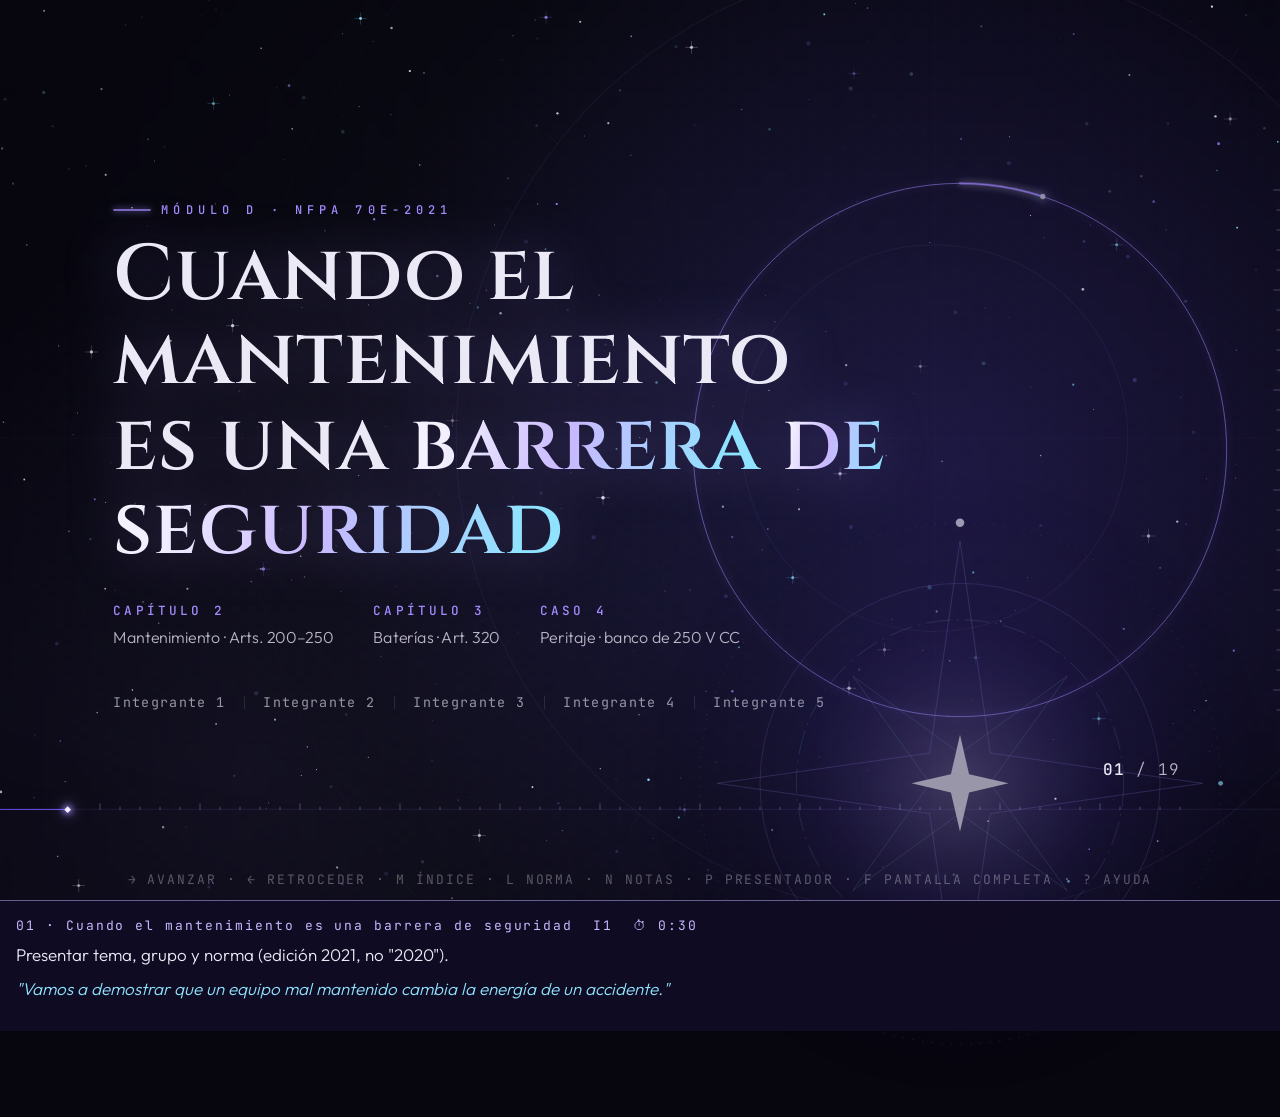
<file: presentacion/web/index.html>
<!doctype html>
<html lang="es">
<head>
<meta charset="utf-8">
<meta name="viewport" content="width=device-width, initial-scale=1">
<title>Módulo D · NFPA 70E</title>
<meta name="description" content="Taller NFPA 70E-2021 — Módulo D: Mantenimiento (Cap. 2), Baterías (Art. 320) y peritaje del Caso 4.">
<link rel="preconnect" href="https://fonts.googleapis.com">
<link rel="preconnect" href="https://fonts.gstatic.com" crossorigin>
<link href="https://fonts.googleapis.com/css2?family=Cinzel:wght@400;500;600;700&family=JetBrains+Mono:wght@300;400;500&family=Outfit:wght@200;300;400;500;600;700&display=swap" rel="stylesheet">
<link rel="stylesheet" href="css/styles.css?v=27">
<link rel="stylesheet" href="css/pro.css?v=2">
</head>
<body>
<canvas id="sky" aria-hidden="true"></canvas>

<main class="stage" id="stage" data-mood="maint">

  <!-- Hilo conductor: una sola línea que se transforma a lo largo de toda la exposición -->
  <div class="thread-wrap" aria-hidden="true">
  <svg id="thread" viewBox="0 0 1920 1080">
    <defs>
      <linearGradient id="thg-route" gradientUnits="userSpaceOnUse" x1="150" y1="0" x2="1770" y2="0">
        <stop offset="0" stop-color="#a58bff"/><stop offset=".6" stop-color="#8fe3ff"/><stop offset="1" stop-color="#ff4d6d"/>
      </linearGradient>
      <linearGradient id="thg-clear" gradientUnits="userSpaceOnUse" x1="150" y1="0" x2="1770" y2="0">
        <stop offset="0" stop-color="#5ef0c8"/><stop offset=".55" stop-color="#a58bff"/><stop offset="1" stop-color="#ff4d6d"/>
      </linearGradient>
      <linearGradient id="thg-energy" gradientUnits="userSpaceOnUse" x1="1010" y1="900" x2="1769" y2="266">
        <stop offset="0" stop-color="#5ef0c8"/><stop offset=".42" stop-color="#8fe3ff"/><stop offset=".48" stop-color="#ff4d6d"/><stop offset="1" stop-color="#ff4d6d"/>
      </linearGradient>
      <linearGradient id="thg-close" gradientUnits="userSpaceOnUse" x1="150" y1="0" x2="1770" y2="0">
        <stop offset="0" stop-color="#a58bff" stop-opacity="0"/><stop offset=".3" stop-color="#a58bff"/><stop offset=".7" stop-color="#5ef0c8"/><stop offset="1" stop-color="#5ef0c8" stop-opacity="0"/>
      </linearGradient>
    </defs>
  </svg>
  <svg id="thread-spark" viewBox="0 0 1920 1080"></svg>
  </div>

  <!-- ============ 01 · Portada · cinemático ============ -->
  <section class="slide hero" id="s01" data-mood="maint" data-tx="slash" data-thread="hero" data-anchor="1440 540"
    data-title="Cuando el mantenimiento es una barrera de seguridad" data-who="I1" data-time="0:30" data-ref="NFPA 70E-2021">
    <svg class="sigil" viewBox="0 0 1100 1100" aria-hidden="true">
      <defs>
        <radialGradient id="sg" cx="50%" cy="50%" r="50%">
          <stop offset="0" stop-color="#c9b8ff" stop-opacity=".42"/>
          <stop offset=".5" stop-color="#5b3fd6" stop-opacity=".1"/>
          <stop offset="1" stop-color="#07060f" stop-opacity="0"/>
        </radialGradient>
      </defs>
      <circle class="sg-glow" cx="550" cy="550" r="520" fill="url(#sg)"/>
      <g class="spin" fill="none" stroke="#a58bff" stroke-opacity=".42">
        <circle class="sg-ring" style="--sd:150ms" cx="550" cy="550" r="430" stroke-dasharray="2 14"/>
        <circle class="sg-draw" style="--sd:250ms" pathLength="1" cx="550" cy="550" r="330"/>
        <path class="sg-draw" style="--sd:650ms" pathLength="1" d="M550 150 L600 500 L950 550 L600 600 L550 950 L500 600 L150 550 L500 500 Z" stroke-opacity=".55"/>
      </g>
      <g class="spin-r" fill="none" stroke="#8fe3ff" stroke-opacity=".32">
        <circle class="sg-ring" style="--sd:450ms" cx="550" cy="550" r="270" stroke-dasharray="40 10 4 10"/>
        <g transform="rotate(45 550 550)"><path class="sg-draw" style="--sd:950ms" pathLength="1" d="M550 300 L585 515 L800 550 L585 585 L550 800 L515 585 L300 550 L515 515 Z"/></g>
        <circle class="sg-dot" style="--sd:1300ms" cx="550" cy="120" r="7" fill="#f4f1ff" stroke="none"/>
        <circle class="sg-dot" style="--sd:1420ms" cx="980" cy="550" r="4" fill="#8fe3ff" stroke="none"/>
      </g>
      <path class="core" d="M550 470 L565 535 L630 550 L565 565 L550 630 L535 565 L470 550 L535 535 Z" fill="#f4f1ff"/>
    </svg>
    <p class="kicker rv">Módulo D · NFPA 70E-2021</p>
    <h1>
      <span class="w"><span>Cuando</span></span> <span class="w"><span>el</span></span> <span class="w"><span>mantenimiento</span></span><br>
      <span class="w"><span>es</span></span> <span class="w"><span>una</span></span> <span class="w"><span class="accent">barrera</span></span> <span class="w"><span class="accent">de</span></span> <span class="w"><span class="accent">seguridad</span></span>
    </h1>
    <div class="meta rv">
      <div><b>Capítulo 2</b>Mantenimiento · Arts. 200–250</div>
      <div><b>Capítulo 3</b>Baterías · Art. 320</div>
      <div><b>Caso 4</b>Peritaje · banco de 250 V CC</div>
    </div>
    <div class="team rv">
      <span>Integrante 1</span><span>Integrante 2</span><span>Integrante 3</span><span>Integrante 4</span><span>Integrante 5</span>
    </div>
    <aside class="notes">
      <p>Presentar tema, grupo y norma (edición 2021, no "2020").</p>
      <p><em>"Vamos a demostrar que un equipo mal mantenido cambia la energía de un accidente."</em></p>
    </aside>
  </section>

  <!-- ============ 02 · Ruta ============ -->
  <section class="slide" id="s02" data-mood="maint" data-tx="rift" data-thread="route"
    data-title="Ruta de la exposición" data-who="I1" data-time="0:45" data-ref="Cap. 2 · Art. 320">
    <p class="kicker rv">Ruta de la exposición</p>
    <h2 class="title rv">Cinco pasos, <span class="thin">un solo hilo:</span> <em>energía</em>.</h2>
    <div class="route">
      <div class="st rv" style="left:250px" data-c="maint"><div class="n">I</div><i class="dot"></i><h3>Mantenimiento</h3><p>Qué entiende la norma por mantener.</p><div class="i">INTEGRANTE 1</div></div>
      <div class="st rv" style="left:605px" data-c="maint"><div class="n">II</div><i class="dot"></i><h3>Energía</h3><p>Tiempo de despeje y cal/cm².</p><div class="i">INTEGRANTE 2</div></div>
      <div class="st rv" style="left:960px" data-c="ice"><div class="n">III</div><i class="dot"></i><h3>Corriente continua</h3><p>Choque y arco en baterías.</p><div class="i">INTEGRANTE 3</div></div>
      <div class="st rv" style="left:1315px" data-c="ice"><div class="n">IV</div><i class="dot"></i><h3>Hidrógeno</h3><p>Electrolito, gas y apagallamas.</p><div class="i">INTEGRANTE 4</div></div>
      <div class="st rv" style="left:1670px" data-c="danger"><div class="n">V</div><i class="dot"></i><h3>Peritaje</h3><p>Causa raíz y controles.</p><div class="i">INTEGRANTE 5</div></div>
    </div>
    <aside class="notes">
      <p>Anticipar la estructura; al final habrá una pregunta de control para la audiencia.</p>
      <p>La línea que cruza la pantalla es el hilo de toda la exposición: se irá transformando en cada slide.</p>
    </aside>
  </section>

  <!-- ============ 03 · Qué es mantenimiento · tipográfico ============ -->
  <section class="slide" id="s03" data-states="1" data-mood="maint" data-tx="cleave" data-thread="def" data-anchor="960 790"
    data-title="¿Qué es mantenimiento para NFPA 70E?" data-who="I1" data-time="1:30" data-ref="200.1 · 205.3">
    <p class="kicker rv">Capítulo 2 · Definición</p>
    <h2 class="title rv">¿Qué es <em>mantenimiento</em> para NFPA 70E?</h2>
    <blockquote class="q rv">Preservar o restaurar la condición del equipo <b class="hl">para la seguridad de los empleados</b> expuestos a riesgos eléctricos.<cite>200.1(3) · PARÁFRASIS</cite></blockquote>
    <ol class="trio a" style="left:1320px; top:330px; width:450px">
      <li class="rv"><span>205.3</span>Según el fabricante o normas de consenso <small>NFPA 70B · ANSI/NETA MTS · IEEE 3007.2</small></li>
      <li class="rv"><span>205.3</span>El propietario es responsable <small>o su representante designado</small></li>
      <li class="rv"><span>205.3 · 205.4</span>Mantener <b>y</b> documentar</li>
    </ol>
    <div class="vs">
      <div class="lose rv"><h4>Confiabilidad</h4><p>Que el equipo dure</p><p>Proteger el activo</p><p>Evitar paradas</p></div>
      <div class="win rv"><h4>Seguridad</h4><p>Que falle de forma predecible</p><p>Proteger a la persona</p><p>Reducir el riesgo ante fallas</p></div>
    </div>
    <aside class="notes">
      <p>200.1: solo el mantenimiento directamente asociado con la seguridad. 200.1(2): no prescribe métodos.</p>
      <p><em>No dice "para que el equipo dure": dice "para que quien trabaja expuesto esté seguro".</em> (→ tacha confiabilidad y enciende seguridad)</p>
    </aside>
  </section>

  <!-- ============ 04 · Condición normal · radial ============ -->
  <section class="slide" id="s04" data-mood="maint" data-tx="expand" data-origin="700 640" data-thread="ring" data-anchor="700 640"
    data-title="Mantenimiento dentro del programa" data-who="I1" data-time="1:30" data-ref="110.4(D) · 110.5(C)">
    <p class="kicker rv">Capítulo 1 ↔ Capítulo 2</p>
    <h2 class="title rv" style="font-size:64px">"Condición normal de operación" <span class="thin">exige seis cosas</span></h2>
    <svg class="scene" viewBox="0 0 1920 1080" aria-label="Las seis condiciones de 110.4(D) en un anillo"></svg>
    <div class="detail a" style="left:1300px; top:400px; width:470px">
      <div class="dn">02</div>
      <h3 class="dh">Adecuadamente mantenido</h3>
      <div class="dr">110.4(D)(2)</div>
      <p class="dp"></p>
    </div>
    <div class="consq a" data-at="1" style="left:1300px; top:640px; width:470px">
      <p>Si falla <b>una sola</b>, las estimaciones <b>"No"</b> de la Tabla 130.5(C) <b class="c-danger">dejan de aplicar</b>.</p>
      <p class="small"><b>110.5(C):</b> el programa de seguridad eléctrica debe considerar la <b>condición de mantenimiento</b> de los equipos.</p>
    </div>
    <p class="hint-local a" style="left:150px; top:960px">SELECCIONA UNA CONDICIÓN</p>
    <aside class="notes">
      <p>Vincular el Cap. 2 con el programa (110.5(C)) y con la condición normal (110.4(D)). Se puede hacer clic en cada condición.</p>
      <p>→ rompe la condición 2: si falla una sola, la estimación "No" deja de valer.</p>
      <p>Ejemplo: operar un interruptor con puertas cerradas es "No" solo si el equipo está en condición normal.</p>
    </aside>
  </section>

  <!-- ============ 05 · Sistema de barreras ============ -->
  <section class="slide" id="s05" data-mood="maint" data-tx="sweep" data-thread="gates" data-anchor="730 470"
    data-title="Qué se mantiene y por qué" data-who="I1" data-time="1:45" data-ref="205 · 225 · 240 · 250">
    <p class="kicker rv">El Capítulo 2 como sistema de barreras</p>
    <h2 class="title rv">Qué se mantiene <span class="thin">y por qué</span></h2>
    <svg class="scene" viewBox="0 0 1920 1080" aria-label="Cinco barreras de mantenimiento atravesadas por el riesgo"></svg>
    <div class="gate-lbl rv" style="left:230px"><h4>Protección contra sobrecorriente</h4><span>205.4 · 225</span><p>Mantener y documentar; probar tras fallas severas</p></div>
    <div class="gate-lbl rv" style="left:480px"><h4>Envolventes y resguardos</h4><span>205.7 · 205.8</span><p>Cubiertas, sujetadores y enclavamientos</p></div>
    <div class="gate-lbl rv hot" style="left:730px"><h4>Baterías</h4><span>240.1 · 240.2</span><p>Ventilación con prueba funcional de alarma; lavaojos</p></div>
    <div class="gate-lbl rv" style="left:980px"><h4>EPP y herramientas</h4><span>250.1–250.4</span><p>Inspección ≤ 1 año · aislamiento ≤ 3 años</p></div>
    <div class="gate-lbl rv" style="left:1230px"><h4>Información</h4><span>205.2 · 205.12</span><p>Unifilar actualizado, rótulos legibles</p></div>
    <div class="history a" style="left:1480px; top:330px; width:290px">
      <p class="mono-lbl rv">Caso 4 · historial</p>
      <div class="h-item" data-at="1"><b>5 meses</b><span>alarma de falla a tierra inhibida</span></div>
      <div class="h-item" data-at="1"><b>19 días</b><span>extractor disparado, sin orden de trabajo</span></div>
      <div class="h-item" data-at="1"><b>26 meses</b><span>detector de H₂ sin calibración</span></div>
    </div>
    <aside class="notes">
      <p>Leer el Cap. 2 como barreras que el riesgo tiene que atravesar.</p>
      <p>→ aparece el historial del banco del Caso 4 y la barrera "Baterías" se agrieta.</p>
      <p><em>"Si el equipo no está en la condición que la norma supone, ¿qué cambia físicamente cuando ocurre una falla? Eso lo explica mi compañero."</em></p>
    </aside>
  </section>

  <!-- ============ 06 · El tiempo · timeline ============ -->
  <section class="slide" id="s06" data-mood="energy" data-tx="slash" data-thread="clear" data-anchor="1500 300"
    data-title="La variable que el mantenimiento controla: el tiempo" data-who="I2" data-time="2:00" data-ref="210.5 NI · 130.5(G)">
    <p class="kicker rv">Nota Informativa de 210.5</p>
    <h2 class="title rv" style="max-width:1120px">Mantenimiento inadecuado → <em>mayor tiempo de apertura</em> → mayor energía incidente</h2>
    <div class="formula-big a rv" style="left:1360px; top:170px">E ∝ t<small>MISMA CORRIENTE · MISMA DISTANCIA</small></div>
    <svg class="scene" viewBox="0 0 1920 1080" aria-label="Tiempos típicos de despeje"></svg>
    <div class="mk rv" style="left:215px"><div class="c">0,5</div><div class="ms">≈ 8 ms</div></div>
    <div class="mk rv" style="left:555px"><div class="c">1,5</div><div class="ms">≈ 25 ms</div></div>
    <div class="mk rv" style="left:895px"><div class="c">3</div><div class="ms">≈ 50 ms</div></div>
    <div class="mk rv" style="left:1235px"><div class="c">5</div><div class="ms">≈ 83 ms</div></div>
    <div class="mk rv bad" style="left:1608px"><div class="c">20–30</div><div class="ms">≈ 330–500 ms</div></div>
    <div class="mk-l rv" style="left:215px">Fusible o interruptor limitador</div>
    <div class="mk-l rv" style="left:555px">Caja moldeada &lt; 1000 V, instantáneo</div>
    <div class="mk-l rv" style="left:895px">Caja aislada, instantáneo</div>
    <div class="mk-l rv" style="left:1235px">1–35 kV, relé instantáneo</div>
    <div class="mk-l rv bad" style="left:1608px">Retardo de tiempo corto</div>
    <p class="foot a rv" style="left:150px; top:900px">CICLOS A 60 Hz · ESCALA NO LINEAL · NOTA INF. N.º 1, TABLA 130.7(C)(15)(a)</p>
    <aside class="notes">
      <p>La energía incidente es prácticamente proporcional a la duración del arco.</p>
      <p>Modos de deterioro: grasa endurecida (mecanismo trabado), deriva de calibración, fusible no limitador (225.1), interruptor sin prueba tras falla severa (225.3).</p>
      <p>Al avanzar, este eje de tiempo se inclina y se convierte en la recta de energía.</p>
    </aside>
  </section>

  <!-- ============ 07 · Tiempo → energía · cuantitativo ============ -->
  <section class="slide" id="s07" data-mood="energy" data-tx="skirk-step" data-thread="energy" data-anchor="1390 580"
    data-title="De un mecanismo trabado a 16 cal/cm²" data-who="I2" data-time="2:00" data-ref="130.5(G) · Tabla 130.7(C)(15)(a)">
    <p class="kicker rv">Ejemplo ilustrativo · tablero de 480 V</p>
    <div class="a" style="left:150px; top:210px; width:760px">
      <h2 class="title rv">De un mecanismo trabado a <em>16 cal/cm²</em></h2>
      <p class="lead rv">Misma corriente, misma distancia (455 mm). Solo cambió <b>quién despejó la falla</b>.</p>
      <p class="body rv" style="margin-top:40px">El trabajador vestido para <b>8 cal/cm²</b> queda subprotegido <b>y la etiqueta no lo advierte</b>.</p>
    </div>
    <svg class="scene" viewBox="0 0 1920 1080" aria-label="Energía incidente proporcional al tiempo de despeje"></svg>
    <div class="pt-lbl a ok" data-at="1" style="left:1100px; top:748px"><b>1,6</b> cal/cm²<span>0,05 s · 3 ciclos · interruptor principal</span></div>
    <div class="pt-lbl a bad" data-at="2" style="left:1420px; top:236px"><b>16</b> cal/cm²<span>0,5 s · 30 ciclos · respaldo aguas arriba</span></div>
    <div class="counter a" data-at="2"><b>1,6</b></div>
    <div class="times a" data-at="2" style="left:1530px; top:505px">×10</div>
    <aside class="notes">
      <p>1,6 cal/cm² con despeje en 3 ciclos. Mecanismo trabado → despeja el respaldo en 30 ciclos → ≈ 16 cal/cm² (10×).</p>
      <p>→ punto del despeje normal. → la energía sube por la recta y cruza la línea de 8 cal/cm².</p>
      <p>Es un supuesto ilustrativo; decirlo.</p>
    </aside>
  </section>

  <!-- ============ 08 · Cadena causal ============ -->
  <section class="slide" id="s08" data-mood="energy" data-tx="sweep" data-thread="chain" data-anchor="960 480"
    data-title="Cuando la tabla y la etiqueta dejan de valer" data-who="I2" data-time="2:00" data-ref="110.4(D) · 130.5(H) · 130.7(C)(15)">
    <p class="kicker rv">Cadena causal</p>
    <h2 class="title rv">Cuando la tabla y la etiqueta <em>dejan de valer</em></h2>
    <svg class="scene" viewBox="0 0 1920 1080" aria-label="Cadena causal de siete eslabones"></svg>
    <div class="lk rv m" style="left:270px"><div class="n">01</div><div class="t">Estado del equipo</div><div class="s">Mecanismo, aislamiento, conexiones</div></div>
    <div class="lk rv m" style="left:500px"><div class="n">02</div><div class="t">Condición eléctrica</div><div class="s">Calibración, puntos calientes</div></div>
    <div class="lk rv" style="left:730px"><div class="n">03</div><div class="t">Comportamiento</div><div class="s">¿Dispara? ¿Cuándo?</div></div>
    <div class="lk rv" style="left:960px"><div class="n">04</div><div class="t">Tiempo de despeje</div><div class="s">Ciclos → segundos</div></div>
    <div class="lk rv" style="left:1190px"><div class="n">05</div><div class="t">Energía</div><div class="s">cal/cm²</div></div>
    <div class="lk rv" style="left:1420px"><div class="n">06</div><div class="t">Exposición</div><div class="s">Distancia, EPP</div></div>
    <div class="lk rv e" style="left:1650px"><div class="n">07</div><div class="t">Consecuencia</div><div class="s">Quemadura, lesión, muerte</div></div>
    <div class="conseq a" style="left:150px; top:720px; width:1620px">
      <div class="rv"><b>110.4(D)</b>Sin condición normal, la estimación "No" de la Tabla 130.5(C) no aplica.</div>
      <div class="rv"><b>130.7(C)(15)</b>Fuera de los tiempos máximos de la tabla, se requiere análisis de energía incidente.</div>
      <div class="rv"><b>130.5(H)</b>Un despeje más lento es un cambio: la etiqueta debe actualizarse.</div>
    </div>
    <p class="teaser a" data-at="1" style="left:150px; top:905px">En un banco de baterías, a veces no hay <b class="hl">ningún</b> interruptor dentro de la cadena.</p>
    <aside class="notes">
      <p>Recorrer los 7 eslabones; los dos primeros (violeta) son los que controla el mantenimiento.</p>
      <p>→ un pulso recorre la cadena: la falla del mantenimiento se propaga hasta la consecuencia.</p>
      <p><em>"En corriente alterna el interruptor es el protagonista. En un banco de baterías, a veces no hay ninguno. Entremos al Artículo 320."</em></p>
    </aside>
  </section>

  <!-- ============ 09 · Art. 320 · números gigantes ============ -->
  <section class="slide" id="s09" data-mood="dc" data-tx="slash" data-thread="horizon" data-anchor="1500 260"
    data-title="Artículo 320: umbrales y evaluación obligatoria" data-who="I3" data-time="1:30" data-ref="320.1 · 320.3(A)(1)–(2)">
    <p class="kicker rv">Capítulo 3 · Artículo 320</p>
    <h2 class="title rv">Baterías: <span class="thin">umbrales y evaluación obligatoria</span></h2>
    <div class="mono-n a rv" style="left:150px; top:330px"><div class="big">&gt;50<small>V</small></div><div class="lbl"><b>320.1 · ALCANCE</b>Baterías estacionarias expuestas de más de 50 V nominales.</div></div>
    <div class="mono-n a rv" style="left:760px; top:395px"><div class="big">100<small>V CC</small></div><div class="lbl"><b>320.3(A)(1) · UMBRAL</b>Por encima, controles apropiados. En CA: 50 V y 5 mA.</div></div>
    <div class="mono-n a rv" style="left:1360px; top:460px"><div class="big c-ice">Antes</div><div class="lbl"><b>320.3(A)(2) · EVALUACIÓN</b>De riesgos químicos, de choque y de arco, antes de <b>cualquier</b> trabajo.</div></div>
    <p class="edge-line a rv" style="left:150px; top:872px">Una batería <span>no se puede desenergizar</span>.</p>
    <aside class="notes">
      <p>Puedo abrir el interruptor, pero las celdas siguen con tensión en bornes. Solo se aísla de la carga o se secciona la cadena.</p>
      <p>Pregunta más probable del profesor: "¿por qué no la desenergizaron?".</p>
    </aside>
  </section>

  <!-- ============ 10 · CA vs CC · ondas ============ -->
  <section class="slide" id="s10" data-mood="dc" data-tx="wave" data-thread="waves" data-anchor="960 520"
    data-title="CA vs. CC: por qué el arco en CC no se apaga" data-who="I3" data-time="1:30" data-ref="Art. 320 · Anexo D.5">
    <p class="kicker rv">Física del arco</p>
    <h2 class="title rv">CA vs. CC: <span class="thin">por qué el arco en CC</span> <em>no se apaga</em></h2>
    <svg class="scene" viewBox="0 0 1920 1080" aria-label="Onda senoidal con cruces por cero frente a corriente continua sin cruces por cero"></svg>
    <h4 class="wave-h a rv" style="left:150px; top:330px">CORRIENTE ALTERNA · 60 Hz</h4>
    <h4 class="wave-h a rv c-danger" style="left:1050px; top:330px">CORRIENTE CONTINUA · BATERÍA</h4>
    <p class="caption a rv" style="left:150px; top:735px; width:720px">120 cruces por cero por segundo: el arco tiende a extinguirse en cada cruce.</p>
    <p class="caption a rv" style="left:1050px; top:735px; width:720px">Sin cruce por cero: arco sostenido mientras la tensión supere la del arco.</p>
    <div class="reasons a" style="left:150px; top:840px; width:1620px">
      <div class="rv"><b>Sin cruce por cero</b>Nada ayuda a extinguir el arco.</div>
      <div class="rv"><b>Sin dispositivo en la cadena</b>Un corto entre celdas no pasa por el interruptor.</div>
      <div class="rv"><b>La fuente no se desconecta</b>Abrir el interruptor no quita tensión a las celdas.</div>
    </div>
    <aside class="notes">
      <p>El cursor recorre ambas señales: en CA la intensidad del arco cae a cero en cada cruce; en CC nunca.</p>
      <p>La corriente de un corto interno solo la limita la resistencia interna de celdas y conectores. Los dispositivos de maniobra deben tener capacidad nominal en CC.</p>
    </aside>
  </section>

  <!-- ============ 11 · Fronteras en CC ============ -->
  <section class="slide" id="s11" data-mood="dc" data-tx="expand" data-origin="220 620" data-thread="front" data-anchor="220 620"
    data-title="Tablas de CC: fronteras, probabilidad y EPP" data-who="I3" data-time="2:00" data-ref="Tablas 130.4(E)(b) · 130.5(C) · 130.7(C)(15)(b)">
    <p class="kicker rv">Aplicación de tablas al banco</p>
    <h2 class="title rv">Fronteras, probabilidad <span class="thin">y</span> EPP <span class="thin">en CC</span></h2>
    <svg class="scene" viewBox="0 0 1920 1080" aria-label="Fronteras de aproximación medidas desde el banco"></svg>
    <div class="rows a" style="left:900px; top:330px; width:870px">
      <div class="row rv"><div class="h">Choque<span>Tabla 130.4(E)(b) · 50–300 V CC</span></div><div class="v">1,0 m</div><div class="d">Frontera limitada (parte fija). Restringida: <b>evitar el contacto</b>.</div></div>
      <div class="row rv"><div class="h">Probabilidad de arco<span>Tabla 130.5(C)</span></div><div class="v danger">SÍ</div><div class="d">Trabajar en conductores de celdas en serie; retirar cubiertas atornilladas de terminales.</div></div>
      <div class="row rv ppe"><div class="h">EPP de arco<span>Tabla 130.7(C)(15)(b) · <i class="v250">100–250 V</i><i class="v281">&gt; 250–600 V</i> · <i class="v250">7–15 kA</i><i class="v281">7–10 kA</i></span></div><div class="v"><i class="v250">Cat. 3</i><i class="v281 c-danger">Cat. 4</i></div><div class="d">Frontera <b><i class="v250">1,8 m</i><i class="v281">2,5 m</i></b> · arco supuesto de <b>2 s</b> · 455 mm.</div></div>
    </div>
    <div class="warn a rv" style="left:900px; top:800px; width:870px">
      <button class="toggle" type="button" aria-label="Alternar 250 V nominal y 281 V de flotación"><span class="o250">250 V</span><span class="o281">281 V</span></button>
      <p>Nominal vs. flotación. Con 281 V la fila cambia a <b>&gt; 250 V → Cat. 4, 2,5 m</b>. Posición del grupo: <b>análisis de energía incidente (130.5(G))</b> y documentarlo.</p>
    </div>
    <aside class="notes">
      <p>Las fronteras están dibujadas a escala desde la cara del banco. 2 s porque en baterías frecuentemente no hay dispositivo que despeje (nota de la tabla).</p>
      <p>→ (o clic en el selector) cambia a 281 V: aparece la frontera de 2,5 m y la categoría 4.</p>
      <p>Con D.5.1 y datos supuestos: ≈ 11,5 cal/cm² a 455 mm → Cat. 3 con margen. Ver respaldo R1/R2.</p>
    </aside>
  </section>

  <!-- ============ 12 · Banco de baterías · escena ============ -->
  <section class="slide" id="s12" data-mood="dc" data-tx="sweep" data-thread="string" data-anchor="1023 474" data-zoom="912 473 68 62"
    data-title="Caso 4: la instalación" data-who="I3" data-time="1:00" data-ref="Caso 4 · 205.2">
    <p class="kicker rv">Caso 4 · Centro de Datos Alfa · <span class="c-danger">escenario hipotético</span></p>
    <h2 class="title rv">La instalación</h2>
    <div class="specs a rv" style="left:760px; top:206px; width:1010px">
      <div><b>125 celdas</b>plomo-ácido ventiladas · 800 Ah</div>
      <div><b>250 · 281 · 291 V</b>nominal · flotación · igualación</div>
      <div><b>≈ 8,5 kA</b>cortocircuito prospectivo</div>
      <div><b>Bus aislado</b>no puesto a tierra + detector</div>
    </div>
    <svg class="scene" viewBox="0 0 1920 1080" aria-label="Arquitectura del banco de baterías de 125 celdas"></svg>
    <ol class="rail a" style="left:150px; top:872px">
      <li data-k="0">Banco</li><li data-k="1">Tensiones</li><li data-k="2">Punto de falla</li><li data-k="3">Trayectoria</li><li data-k="4">Consecuencia</li>
    </ol>
    <div class="cap a" style="left:150px; top:918px; width:1620px">
      <p data-only="0">Dos niveles de celdas en serie: <b>1 → 62</b> abajo, <b>63 → 125</b> arriba, unidos por un <b>cable puente</b>. El interruptor de 400 A está a 6 m, en la salida hacia la UPS-2.</p>
      <p data-only="1">La tensión se acumula celda a celda: ≈ 2,25 V por celda en flotación. En el cable puente ya hay ≈ 140 V; en el borne positivo, ≈ 281 V.</p>
      <p data-only="2">El aislamiento del cable puente está desgastado y toca el bastidor (≈ 0 Ω). En un bus aislado, esa primera falla <b>no produce corriente</b>: el detector debía alarmar, pero estaba inhibido.</p>
      <p data-only="3">La matraca en el borne + de la celda 118 toca el larguero: se cierra el lazo <b class="c-danger">celda 118 → 63 → cable puente → bastidor → matraca</b>, con ≈ 126 V y varios kA.</p>
      <p data-only="4">El lazo nunca pasa por el interruptor: <b class="c-danger">el interruptor está fuera de la cadena de falla</b>. Nada lo despeja: solo termina cuando el arco se interrumpe.</p>
    </div>
    <aside class="notes">
      <p>Escena con 5 estados (→): banco, tensiones, punto de falla, trayectoria, consecuencia. La línea que recorre las celdas es el camino real de la corriente en la cadena serie.</p>
      <p>Dos bastidores de dos niveles; la cadena sube por un cable puente (62/63). Interruptor de 400 A a 6 m, fuera de la cadena.</p>
      <p><em>"La batería no solo es un peligro eléctrico: también es un reactor químico que produce hidrógeno."</em> (al avanzar, entramos en la celda 119)</p>
    </aside>
  </section>

  <!-- ============ 13 · Corte de celda ============ -->
  <section class="slide" id="s13" data-mood="h2" data-tx="absorb" data-focus="232 372 456 528" data-thread="gas" data-anchor="470 600"
    data-title="El otro peligro: electrolito e hidrógeno" data-who="I4" data-time="2:00" data-ref="320.3(B) · 320.3(D)">
    <svg class="scene" viewBox="0 0 1920 1080" aria-label="Corte de una celda ventilada de plomo-ácido"></svg>
    <div class="a" style="left:980px; top:150px; width:790px">
      <p class="kicker rv">Peligro químico</p>
      <h2 class="title rv">El otro peligro: <em>electrolito</em> e <em>hidrógeno</em></h2>
    </div>
    <div class="cap a rv" style="left:980px; top:432px; width:790px">
      <p data-only="0">En sobrecarga, y sobre todo en una <b>carga de igualación</b>, parte de la corriente ya no carga las placas: <b>descompone el agua</b>. El gas se junta sobre el electrolito.</p>
      <p data-only="1">Cada tapón es un <b>apagallamas</b>: una barrera porosa que deja salir el gas pero no deja entrar la llama. Una chispa afuera no alcanza la mezcla de adentro.</p>
      <p data-only="2">El H₂ es unas <b>14 veces más liviano</b> que el aire: sube y se acumula en el techo. La ventilación lo mantiene <b>por debajo del 1 %</b>, lejos del 4 %.</p>
    </div>
    <div class="ppe a rv" style="left:980px; top:590px; width:790px">
      <b>320.3(B)(1) · Si se maneja electrolito</b>
      <p>Gafas <em>y</em> protector facial (eléctrico y químico), guantes y delantal, y <em>lavaojos dentro del área</em>. Leer densidad con hidrómetro de bulbo cuenta como manejo.</p>
    </div>
    <ol class="s13-rail a rv" style="left:980px; top:758px; width:790px">
      <li data-k="0">Electrólisis</li><li data-k="1">Apagallamas</li><li data-k="2">Ventilación</li>
    </ol>
    <aside class="notes">
      <p>Estados (→): 0) electrólisis: H₂ en las placas negativas, O₂ en las positivas, 2 : 1 en volumen. 1) apagallamas: el gas sale, la llama no entra; basta 0,02 mJ. 2) el H₂ sube y se acumula en el techo; escala 0–4 %: objetivo &lt; 1 %, LII 4 %.</p>
      <p>Placas negativas en los extremos (una más que positivas), todas bajo el electrolito, entre las marcas MÍN y MÁX. Más gas con igualación, temperatura y celdas defectuosas.</p>
      <p>4 %, &lt; 1 % y 0,02 mJ son de fuente externa (NFPA 1 cap. 52, IEEE/ASHRAE 1635); el EPP químico es el 320.3(B)(1).</p>
    </aside>
  </section>

  <!-- ============ 14 · Triángulo del fuego ============ -->
  <section class="slide" id="s14" data-mood="h2" data-tx="converge" data-thread="tri" data-anchor="540 650"
    data-title="Barreras contra la explosión" data-who="I4" data-time="1:30" data-ref="240.1 · 320.3(C) · 320.3(D)">
    <p class="kicker rv">Triángulo del fuego aplicado al H₂</p>
    <svg class="scene" viewBox="0 0 1920 1080" aria-label="Triángulo del fuego del hidrógeno y sus barreras"></svg>
    <div class="a" style="left:1060px; top:210px; width:710px">
      <h2 class="title rv">Barreras contra <em>la explosión</em></h2>
      <ul class="barrier-list">
        <li class="rv" data-v="h"><span class="n">1</span><div><h4>Ventilación mantenida y probada</h4><p>Con prueba funcional de detección y alarma. Controla el <b>combustible</b>.</p><span class="r">240.1</span></div></li>
        <li class="rv" data-v="ig"><span class="n">2</span><div><h4>Apagallamas en cada celda</h4><p>Instalado, sin obstrucción, reemplazado según fabricante. Corta la <b>ignición</b> hacia el interior.</p><span class="r">320.3(D)</span></div></li>
        <li class="rv" data-v="ig"><span class="n">3</span><div><h4>Sin fuentes de ignición</h4><p>Herramientas aisladas; antichispa si la evaluación lo justifica; no fumar ni llama.</p><span class="r">320.3(C) · 320.3(A)(6)</span></div></li>
      </ul>
      <p class="teaser" data-at="2" style="font-size:28px">El EPP <b class="c-danger">no</b> protege contra la onda de presión.</p>
    </div>
    <aside class="notes">
      <p>Triángulo completo = explosión posible. → la ventilación abre el triángulo en el vértice del combustible. → apagallamas y control de fuentes lo abren en el de la ignición. Cada barrera se ilumina en la lista cuando actúa; la advertencia del EPP aparece al final.</p>
      <p>El oxígeno no se puede quitar: se controla el combustible (ventilación) y la ignición (apagallamas, herramientas). Por eso el control del H₂ va en ingeniería y mantenimiento, no en EPP.</p>
    </aside>
  </section>

  <!-- ============ 15 · Reconstrucción forense ============ -->
  <section class="slide" id="s15" data-mood="crisis" data-tx="collapse" data-thread="tl" data-anchor="1433 600"
    data-title="Caso 4: línea de tiempo y evidencias" data-who="I4" data-time="2:30" data-ref="Caso 4 · 110.5(J)">
    <p class="kicker rv">Caso 4 · 14 de agosto de 2026 · <span class="c-danger">hipotético</span></p>
    <h2 class="title rv">Línea de tiempo <span class="thin">y evidencias</span></h2>
    <div class="latent a" style="left:150px; top:320px">
      <div class="rv"><b>−5 meses</b><span>alarma de falla a tierra inhibida</span></div>
      <div class="rv"><b>−19 días</b><span>extractor detenido</span></div>
      <div class="rv"><b>−20 h</b><span>fin de carga de igualación</span></div>
    </div>
    <svg class="scene" viewBox="0 0 1920 1080" aria-label="Línea de tiempo de la noche del accidente"></svg>
    <div class="crew a" data-only="0" style="left:1180px; top:290px; width:590px">
      <b>Cuadrilla contratista</b>
      <p><em>T1 · técnico:</em> 12 años en CA, <em>primer banco inundado</em>. Matraca de acero sin aislar, camisa de algodón, anillo y reloj metálico.</p>
      <p><em>T2 · auxiliar:</em> 8 meses de experiencia.</p>
      <p class="c-danger">Sin evaluación de riesgos · sin plan · sin permiso</p>
    </div>
    <div class="boom a" data-at="1" style="left:1180px; top:290px; width:590px"><b>02:38:14</b><span class="boom-d">Arco ≈ 0,9 s + detonación en la celda 119<i>matraca: borne + C-118 → larguero</i></span></div>
    <div class="after a" data-only="2" style="left:1180px; top:756px; width:590px">
      <b>Lo que siguió</b>
      <p>Lavaojos <em>vacío</em>: ≈ 1 min hasta un lavamanos a 15 m. <em>T1:</em> quemaduras de 2.º grado en mano y antebrazo (peor bajo el anillo) y rostro, irritación en ambos ojos. <em>T2:</em> salpicadura leve.</p>
    </div>
    <p class="ev-h a" data-at="3" style="left:150px; top:748px">Evidencias · <span>✕ barrera que falló</span></p>
    <div class="evidence a" style="left:150px; top:790px; width:1620px">
      <div data-at="3"><b>HERRAMIENTA</b>Matraca de acero con marcas de fusión<i>herramienta aislada</i></div>
      <div data-at="3"><b>CABLE PUENTE</b>Aislamiento desgastado · ≈ 0 Ω al bastidor<i>aislamiento</i></div>
      <div data-at="3"><b>TAPONES</b>4 no originales, 1 apagallamas obstruido<i>apagallamas</i></div>
      <div data-at="3"><b>LAVAOJOS</b>Vacío y vencido<i>EPP y lavaojos</i></div>
      <div data-at="3"><b>BMS</b>Alarma inhibida desde marzo<i>alarma de falla a tierra</i></div>
    </div>
    <aside class="notes">
      <p>Estados (→): 0) condiciones latentes, la noche y la cuadrilla. 1) 02:38:14, el arco y la detonación; las condiciones latentes convergen en ese instante. 2) lo que siguió: lavaojos vacío y lesiones. 3) evidencias, cada una con la barrera que falló (se retoman en la slide 16).</p>
      <p>Al avanzar, un cursor recorre la noche: en el estado 1 el reloj corre de 02:25 a 02:38:14 y las tres condiciones latentes llegan al arco al mismo tiempo; en el 2 sigue hasta 02:39 y 02:41; en el 3 un escaneo revela las evidencias. Conviene esperar a que el cursor llegue antes de hablar del arco.</p>
      <p>02:38:14 — reapretando C-118/119, la cabeza de la matraca toca el larguero con el dado en el borne + de la celda 118.</p>
      <p>Tapón genérico en la celda 119 → la mezcla interior se enciende, se fractura la tapa y salta electrolito.</p>
      <p><em>"Ya sabemos qué pasó. Ahora, como peritos, respondemos por qué pasó."</em></p>
    </aside>
  </section>

  <!-- ============ 16 · Barreras espaciales ============ -->
  <section class="slide" id="s16" data-mood="crisis" data-tx="fracture" data-origin="1433 520" data-thread="vector" data-anchor="880 480"
    data-title="Cadena causal y barreras que fallaron" data-who="I5" data-time="2:00" data-ref="Análisis de barreras">
    <p class="kicker rv">Peritaje · análisis de barreras</p>
    <h2 class="title rv" style="font-size:56px; max-width:1620px">Ocho barreras. <em>Las cuatro primeras eran de mantenimiento.</em></h2>
    <svg class="scene" viewBox="0 0 1920 1080" aria-label="Ocho barreras atravesadas por el vector del accidente"></svg>
    <p class="end-l a rv" style="left:150px; top:392px">PELIGRO<br><span>126 V CC + H₂</span></p>
    <p class="end-l a rv r" style="left:1530px; top:392px">LESIÓN<br><span>arco · electrolito · onda de presión</span></p>
    <button class="jump a" type="button" data-goto="r6" style="left:150px; top:742px" title="Ver la reconstrucción animada de los hechos (adicional)"><span class="j-ic" aria-hidden="true">▶</span>Ver la reconstrucción del hecho<span class="j-go" aria-hidden="true">↗</span></button>
    <div class="status a" style="left:150px; top:830px; width:780px">
      <p class="mono-lbl">CLIC EN UNA BARRERA PARA RESTAURARLA</p>
      <p class="st-txt">Las ocho barreras fallaron y sus aberturas terminaron alineadas.</p>
    </div>
    <div class="a" style="left:1010px; top:830px; width:760px">
      <p class="body rv small"><b>Lazo:</b> celda 118 → 117…63 → cable puente → bastidor → matraca · <span class="mono c-danger">≈ 126 V · varios kA · 0 interruptores</span> · D.5.1: ≈ 2,3 cal/cm² a 45,5 cm · ≈ 7,7 cal/cm² a 25 cm.</p>
      <p class="teaser rv" style="margin-top:18px; font-size:30px">El EPP fue la <b class="hl">última</b> barrera, no la primera.</p>
    </div>
    <aside class="notes">
      <p>Clic en cada barrera para restaurarla y ver su efecto real: 1, 2, 5 y 7 detienen el accidente; 4 evita la detonación pero no el arco; 3 y 6 reducen; 8 solo mitiga la lesión.</p>
      <p>→ resalta las barreras de mantenimiento. Si tocar el bastidor en un bus aislado no debería hacer nada, ¿por qué hubo arco? Porque el cable puente ya tocaba el bastidor: falla a tierra preexistente.</p>
      <p>Barreras 1–2: sin ellas no hay lazo. Barrera 4: sin ella no hay explosión.</p>
    </aside>
  </section>

  <!-- ============ 17 · Jerarquía de controles ============ -->
  <section class="slide" id="s17" data-mood="order" data-tx="reconstruct" data-thread="pyr" data-anchor="590 600"
    data-title="Causa raíz y jerarquía de controles" data-who="I5" data-time="2:00" data-ref="110.5(H)(3)">
    <p class="kicker rv">Causa raíz · jerarquía de controles</p>
    <h2 class="title rv" style="font-size:60px">Controlar en la fuente, <em>no en la persona</em></h2>
    <svg class="scene" viewBox="0 0 1920 1080" aria-label="Pirámide invertida de la jerarquía de controles"></svg>
    <div class="lvl a" style="left:1150px; top:330px; width:620px">
      <p class="mono-lbl">NIVEL SELECCIONADO</p>
      <h3 class="lh">Selecciona un nivel</h3>
      <p class="lm"></p>
      <p class="lf"></p>
    </div>
    <div class="roots a" style="left:1150px; top:690px; width:620px">
      <div class="rt rv"><b>CR1 · 110.5(C)</b>Mantenimiento no tratado como barrera: se permitía inhibir alarmas sin control de cambios.</div>
      <div class="rt rv"><b>CR2 · 240.1 · 240.2 · 320.3(D)</b>Plan de mantenimiento incompleto: omitía ventilación, detección, apagallamas y lavaojos.</div>
      <div class="rt rv"><b>CR3 · 320.3(A)(2) · 110.6 · 110.7</b>Sin procedimiento ni competencia: sin evaluación de batería, plan de trabajo ni control del contratista.</div>
    </div>
    <aside class="notes">
      <p>→ recorre los seis niveles de arriba (más eficaz) a abajo (EPP). También se puede hacer clic en cada nivel.</p>
      <p>Los tres primeros niveles actúan en la fuente y dependen menos del error humano (Nota Inf. n.º 1 de 110.5(H)(3)).</p>
      <p>No se afirma negligencia ni culpa individual: son calificaciones jurídicas.</p>
    </aside>
  </section>

  <!-- ============ 18 · Pregunta de control ============ -->
  <section class="slide quiz" id="s18" data-mood="order" data-tx="expand" data-origin="1650 230" data-thread="timer" data-anchor="1650 230"
    data-title="Pregunta de control" data-who="I5" data-time="2:00" data-ref="Pregunta de control">
    <p class="kicker rv">Pregunta de control · 30 segundos</p>
    <svg class="timer-ring hit" viewBox="0 0 220 220" aria-label="Temporizador de 30 segundos"><circle class="bg" cx="110" cy="110" r="100"/><circle class="fg" cx="110" cy="110" r="100"/><text x="110" y="110">30</text></svg>
    <h2 class="quiz-q rv">En el Caso 4, ¿cuál medida habría evitado el arco <em class="hl">con mayor confiabilidad</em>?</h2>
    <div class="opts">
      <button class="opt rv" data-k="a"><span class="k">A</span>EPP de categoría 4 para el técnico</button>
      <button class="opt rv correct" data-k="b"><span class="k">B</span>Detector de falla a tierra operativo y tensión polo–bastidor verificada</button>
      <button class="opt rv" data-k="c"><span class="k">C</span>Etiqueta de arco en el bastidor</button>
      <button class="opt rv" data-k="d"><span class="k">D</span>Permiso de trabajo energizado firmado</button>
    </div>
    <div class="answer" data-at="1">
      <div class="v">B</div>
      <p>Sin la falla a tierra preexistente, tocar el bastidor <b>no cerraba ningún circuito</b>: se elimina el lazo. A solo mitiga; C informa pero no controla; D es administrativo. <b>B está en ingeniería y mantenimiento; A, en el último nivel.</b></p>
    </div>
    <aside class="notes">
      <p>Pulsar T (o clic en el reloj) para iniciar los 30 s. Luego → o clic en una opción para revelar.</p>
    </aside>
  </section>

  <!-- ============ 19 · Cierre · minimalista ============ -->
  <section class="slide closing" id="s19" data-mood="calm" data-tx="skirk-silent" data-thread="close" data-anchor="960 540"
    data-title="Conclusiones" data-who="I5" data-time="0:30" data-ref="Módulo D">
    <p class="kicker rv">Tres ideas para llevarse</p>
    <div class="idea" style="--k:0; --c:var(--violet-hi)"><span class="n">01</span><span class="t">El mantenimiento controla el <span class="hl">tiempo</span>; el tiempo controla la <span class="hl">energía</span>.</span></div>
    <div class="idea" style="--k:1; --c:var(--ice)"><span class="n">02</span><span class="t">Una batería <span class="c-ice">nunca</span> está desenergizada.</span></div>
    <div class="idea" style="--k:2; --c:var(--control)"><span class="n">03</span><span class="t">La pregunta no es quién se equivocó, sino <span class="c-ctrl">qué barreras fallaron</span>.</span></div>
    <!-- Sello: el sigilo de la portada regresa sobre el horizonte -->
    <svg class="seal" viewBox="-60 -60 120 120" aria-hidden="true">
      <circle class="seal-ring" r="44" pathLength="1"/>
      <circle class="seal-dash" r="54"/>
      <path class="seal-star" pathLength="1" d="M0 -36 L5 -5 L36 0 L5 5 L0 36 L-5 5 L-36 0 L-5 -5 Z"/>
      <path class="seal-core" d="M0 -14 L3.5 -3.5 L14 0 L3.5 3.5 L0 14 L-3.5 3.5 L-14 0 L-3.5 -3.5 Z"/>
    </svg>
    <p class="ask a">✦ ¿PREGUNTAS? ✦</p>
    <aside class="notes">
      <p>Cierre y apertura del turno de preguntas (10 min). I5 modera y asigna: I1–I2 mantenimiento y energía; I3 CC y tablas; I4 químico e H₂; I5 causa raíz.</p>
    </aside>
  </section>

  <!-- ============ Respaldo ============ -->
  <section class="slide" data-backup="R1" data-mood="calm" data-tx="skirk-frost" data-thread="rest" data-title="R1 · Cálculo Anexo D.5.1" data-who="Respaldo" data-time="—" data-ref="Anexo D.5.1 · D.5.3">
    <p class="backup-badge rv">✦ DIAPOSITIVA DE RESPALDO</p>
    <h2 class="title rv">Método de máxima potencia <span class="thin">(CC ≤ 1000 V)</span></h2>
    <div class="split" style="grid-template-columns:.9fr 1.1fr; gap:80px">
      <div class="eq rv">I<sub>arc</sub> = 0,5 · I<sub>bf</sub><br>IE = 0,01 · V · I<sub>arc</sub> · T / D²<span class="dim">IE cal/cm² · V volts · I amperios · T segundos · D cm<br>D.5.3: I<sub>bf</sub> ≈ 10 × capacidad de 1 min (conservador)</span></div>
      <table class="etable compact">
        <thead class="rv"><tr><th>Escenario</th><th>V</th><th>T</th><th>IE · 45,5 cm</th><th>Frontera</th></tr></thead>
        <tbody>
          <tr class="rv hot"><td>Reconstrucción (tramo)</td><td class="num">126</td><td class="num">0,9 s</td><td class="num">≈ 2,3</td><td class="num">—</td></tr>
          <tr class="rv"><td>Reconstrucción · mano 25 cm</td><td class="num">126</td><td class="num">0,9 s</td><td class="num">≈ 7,7</td><td class="num">—</td></tr>
          <tr class="rv"><td>Planificación nominal</td><td class="num">250</td><td class="num">2 s</td><td class="num">≈ 10,3</td><td class="num">1,33 m</td></tr>
          <tr class="rv"><td>Planificación flotación</td><td class="num">281</td><td class="num">2 s</td><td class="num">≈ 11,5</td><td class="num">1,41 m</td></tr>
          <tr class="rv"><td>Planificación igualación</td><td class="num">291</td><td class="num">2 s</td><td class="num">≈ 11,9</td><td class="num">1,44 m</td></tr>
        </tbody>
      </table>
    </div>
    <p class="body rv small" style="margin-top:40px">I<sub>bf</sub> ≈ 8,5 kA → I<sub>arc</sub> ≈ 4250 A (supuesto del caso). Método conservador, arco al aire libre.</p>
    <aside class="notes"><p>Solo si preguntan. Frontera: distancia a la que IE = 1,2 cal/cm².</p></aside>
  </section>

  <section class="slide" data-backup="R2" data-mood="calm" data-tx="skirk-rift" data-thread="rest" data-title="R2 · Tabla 130.7(C)(15)(b)" data-who="Respaldo" data-time="—" data-ref="Tabla 130.7(C)(15)(b)">
    <p class="backup-badge rv">✦ DIAPOSITIVA DE RESPALDO</p>
    <h2 class="title rv">Tabla 130.7(C)(15)(b) <span class="thin">· baterías y CC</span></h2>
    <table class="etable compact" style="max-width:1400px">
      <thead class="rv"><tr><th>Tensión</th><th>Corriente de falla</th><th>Categoría EPP</th><th>Frontera de arco</th></tr></thead>
      <tbody>
        <tr class="rv"><td>100–250 V</td><td class="num">&lt; 4 kA</td><td class="num">2</td><td class="num">900 mm</td></tr>
        <tr class="rv"><td>100–250 V</td><td class="num">4–7 kA</td><td class="num">2</td><td class="num">1,2 m</td></tr>
        <tr class="rv hot"><td>100–250 V</td><td class="num">7–15 kA</td><td class="num">3</td><td class="num">1,8 m</td></tr>
        <tr class="rv"><td>&gt; 250–600 V</td><td class="num">&lt; 1,5 kA</td><td class="num">2</td><td class="num">900 mm</td></tr>
        <tr class="rv"><td>&gt; 250–600 V</td><td class="num">1,5–3 kA</td><td class="num">2</td><td class="num">1,2 m</td></tr>
        <tr class="rv"><td>&gt; 250–600 V</td><td class="num">3–7 kA</td><td class="num">3</td><td class="num">1,8 m</td></tr>
        <tr class="rv hot"><td>&gt; 250–600 V</td><td class="num">7–10 kA</td><td class="num">4</td><td class="num">2,5 m</td></tr>
      </tbody>
    </table>
    <p class="body rv small" style="margin-top:30px">Arco máximo 2 s · distancia de trabajo ≥ 455 mm · valores al aire libre · ropa expuesta a electrolito: ASTM F1296 + F1891.</p>
    <aside class="notes"><p>Las dos filas resaltadas son la ambigüedad 250 V nominal vs. 281 V en flotación.</p></aside>
  </section>

  <section class="slide" data-backup="R3" data-mood="calm" data-tx="skirk-warp" data-thread="rest" data-title="R3 · Generación de H₂ (Faraday)" data-who="Respaldo" data-time="—" data-ref="Análisis · Fuente externa">
    <p class="backup-badge rv">✦ DIAPOSITIVA DE RESPALDO</p>
    <h2 class="title rv">Hidrógeno: <span class="thin">orden de magnitud por Faraday</span></h2>
    <div class="eq rv">n = 3600 / (2 × 96 485) ≈ 0,0187 mol H₂ por A·h por celda<br>≈ 0,46 L a 25 °C<span class="dim">125 celdas × 1 A de gasificación (supuesto) ≈ 57 L/h</span></div>
    <div class="monos">
      <div class="rv"><div class="big">72<small>m³</small></div><div class="lbl">Volumen de la sala B</div></div>
      <div class="rv"><div class="big">720<small>L</small></div><div class="lbl">1 % en volumen</div></div>
      <div class="rv"><div class="big c-danger">≈12<small>h</small></div><div class="lbl">Sin ventilación, hasta el 1 %</div></div>
    </div>
    <aside class="notes"><p>La corriente de 1 A es ilustrativa: depende de tecnología, temperatura y régimen de carga.</p></aside>
  </section>

  <section class="slide" data-backup="R4" data-mood="calm" data-tx="skirk-afterimage" data-thread="rest" data-title="R4 · Cinco porqués" data-who="Respaldo" data-time="—" data-ref="Causa raíz">
    <p class="backup-badge rv">✦ DIAPOSITIVA DE RESPALDO</p>
    <h2 class="title rv">Cinco porqués · <span class="thin">tres líneas causales</span></h2>
    <div class="whys">
      <div class="rv"><h4>A · ¿Por qué hubo arco?</h4><ol><li>La matraca unió borne y bastidor.</li><li>Había falla a tierra en el cable puente.</li><li>No se detectó: alarma inhibida.</li><li>Se inhibió por "falsas alarmas" sin investigar.</li><li>Sin gestión de cambios ni prueba anual.</li></ol><div class="cr">→ CR1 · 110.5(C), 320.3(A)(5)</div></div>
      <div class="rv"><h4>B · ¿Por qué explotó la celda 119?</h4><ol><li>Se encendió la mezcla H₂/O₂ interior.</li><li>El tapón no tenía apagallamas.</li><li>Reemplazado por uno genérico.</li><li>La inspección no verificaba apagallamas.</li><li>El plan no incluía 240.1 ni 320.3(D).</li></ol><div class="cr">→ CR2 · 240.1, 240.2, 320.3(D)</div></div>
      <div class="rv"><h4>C · ¿Por qué sin protección?</h4><ol><li>Herramienta no aislada, joyas, algodón.</li><li>Sin evaluación de riesgos ni plan.</li><li>Orden genérica, sin procedimiento.</li><li>El anfitrión no verificó al contratista.</li><li>Sin requisitos de competencia.</li></ol><div class="cr">→ CR3 · 110.6, 110.7</div></div>
    </div>
    <aside class="notes"><p>Regla de parada: raíz = fallo del sistema de gestión, bajo control de la organización.</p></aside>
  </section>

  <section class="slide" data-backup="R5" data-mood="calm" data-tx="skirk-lattice" data-thread="rest" data-title="R5 · Referencias" data-who="Respaldo" data-time="—" data-ref="Referencias">
    <p class="backup-badge rv">✦ DIAPOSITIVA DE RESPALDO</p>
    <h2 class="title rv">Referencias</h2>
    <ul class="refs">
      <li class="rv"><b>NFPA 70E-2021</b> · Standard for Electrical Safety in the Workplace</li>
      <li class="rv"><b>NFPA 70B-2023</b> · Standard for Electrical Equipment Maintenance</li>
      <li class="rv"><b>IEEE 1584</b> · Guide for Performing Arc-Flash Hazard Calculations</li>
      <li class="rv"><b>IEEE 450</b> · Maintenance of vented lead-acid batteries</li>
      <li class="rv"><b>IEEE/ASHRAE 1635</b> · Ventilation and thermal management of batteries</li>
      <li class="rv"><b>IEEE 1657</b> · Battery maintenance personnel competency</li>
      <li class="rv"><b>IEC TS 60479-1</b> · Effects of current on human beings</li>
      <li class="rv"><b>NFPA 1, cap. 52</b> · Stationary storage battery systems</li>
      <li class="rv"><b>ASTM D120 · F1296 · F1891</b> · Guantes y ropa de protección</li>
      <li class="rv"><b>DOE-NE-STD-1004-92</b> · Root cause analysis guidance</li>
    </ul>
    <aside class="notes"><p>Verificar numerales contra el texto oficial en inglés (el PDF es traducción automática).</p></aside>
  </section>

  <!-- ============ R6 · Reconstrucción animada (adicional) ============ -->
  <section class="slide recon" id="r6" data-backup="R6" data-mood="crisis" data-tx="skirk-abyss" data-thread="rest" data-title="R6 · Reconstrucción animada del Caso 4" data-who="Respaldo" data-time="≈ 1:00" data-ref="Caso 4 · secuencia de hechos">
    <p class="backup-badge a rv" style="left:150px; top:100px">✦ DIAPOSITIVA ADICIONAL · ESPACIO PAUSA · ← → SALTAR · R REPETIR · V CAMBIA LA VISTA</p>
    <h2 class="title a rv" style="left:150px; top:128px; font-size:46px">La noche del 14 de agosto <span class="thin">· reconstrucción</span></h2>
    <div class="rc-clock a" style="right:150px; top:96px"><b>01:30:00</b><span>14 AGO 2026 · ESCENARIO HIPOTÉTICO</span></div>
    <div class="rc-mode a" role="group" aria-label="Vista de la reconstrucción" style="right:150px; top:174px"><span aria-hidden="true">VISTA</span><button type="button" data-mode="2d" aria-pressed="false" title="Elevación plana original">2D</button><span aria-hidden="true">/</span><button type="button" data-mode="iso" aria-pressed="false" title="Esquema SVG con volumen">2.5D</button><span class="rc-mode-3d-sep" aria-hidden="true">/</span><button type="button" data-mode="3d" aria-pressed="true" title="Modelo WebGL">3D</button></div>
    <button class="jump back a" type="button" data-return hidden style="left:0; right:0; width:fit-content; margin:0 auto; top:28px"><span class="j-ic" aria-hidden="true">←</span>Volver a las barreras</button>
    <svg class="scene rc" viewBox="0 0 1920 1080" aria-label="Modelo espacial 3D y reconstrucción animada de la secuencia de hechos del Caso 4"></svg>
    <p class="rc-cap a" style="left:150px; top:884px; width:1620px"></p>
    <aside class="notes">
      <p>Animación de ≈ 1 min que se reproduce sola al entrar. Espacio o clic en la escena: pausa. → / ←: salta al hecho siguiente o anterior (al final, → pasa a la siguiente diapositiva). R: repetir. V o el selector VISTA 2D / 2.5D / 3D: cambia entre la elevación plana original, el esquema SVG con volumen y el modelo WebGL sin perder el momento. Clic en la línea de abajo: ir a ese momento.</p>
      <p>Secuencia: 01:30 acceso · 01:45 sin plan · 01:55 retira las 62 cubiertas del nivel superior · 02:10 micro-óhmetro · 02:25 hidrómetro · 02:38:14 la matraca toca el larguero, lazo C-118 → 63 → cable puente → bastidor (≈ 126 V, interruptor fuera del lazo), arco ≈ 0,9 s y detonación de la 119 · 02:39 lavaojos vacío · 02:40 lavamanos a 15 m · 02:41 BMS.</p>
      <p>Al final se marcan las cuatro barreras de mantenimiento que ya habían fallado: alarma de falla a tierra, ventilación, apagallamas y lavaojos. Modelo espacial: 125 celdas de plomo-ácido inundadas, 800 Ah, 250 V nominales, 281 V en flotación y 291 V en igualación.</p>
    </aside>
  </section>

  <!-- Capas de transición -->
  <svg class="fx" id="fx" viewBox="0 0 1920 1080" aria-hidden="true">
    <defs>
      <linearGradient id="fxv-acc" gradientUnits="userSpaceOnUse" x1="0" y1="-40" x2="0" y2="1120">
        <stop offset="0" style="stop-color:var(--acc);stop-opacity:0"/><stop offset=".18" style="stop-color:var(--acc)"/><stop offset=".82" style="stop-color:var(--acc)"/><stop offset="1" style="stop-color:var(--acc);stop-opacity:0"/>
      </linearGradient>
      <linearGradient id="fxv-star" gradientUnits="userSpaceOnUse" x1="0" y1="-40" x2="0" y2="1120">
        <stop offset="0" stop-color="#f4f1ff" stop-opacity="0"/><stop offset=".18" stop-color="#f4f1ff"/><stop offset=".82" stop-color="#f4f1ff"/><stop offset="1" stop-color="#f4f1ff" stop-opacity="0"/>
      </linearGradient>
      <linearGradient id="fxh-acc" gradientUnits="userSpaceOnUse" x1="-40" y1="0" x2="1960" y2="0">
        <stop offset="0" style="stop-color:var(--acc);stop-opacity:0"/><stop offset=".15" style="stop-color:var(--acc)"/><stop offset=".85" style="stop-color:var(--acc)"/><stop offset="1" style="stop-color:var(--acc);stop-opacity:0"/>
      </linearGradient>
      <linearGradient id="fxh-star" gradientUnits="userSpaceOnUse" x1="-40" y1="0" x2="1960" y2="0">
        <stop offset="0" stop-color="#f4f1ff" stop-opacity="0"/><stop offset=".15" stop-color="#f4f1ff"/><stop offset=".85" stop-color="#f4f1ff"/><stop offset="1" stop-color="#f4f1ff" stop-opacity="0"/>
      </linearGradient>
      <!-- Vacío abisal que asoma en las esquirlas del tajo -->
      <pattern id="fx-void" patternUnits="userSpaceOnUse" width="280" height="280">
        <rect width="280" height="280" fill="#080618"/><circle cx="165" cy="77" r="1.2" fill="#f4f1ff"/><circle cx="37" cy="274" r="0.6" fill="#8fe3ff"/><circle cx="29" cy="259" r="0.8" fill="#f4f1ff"/><circle cx="44" cy="222" r="1.2" fill="#f4f1ff"/><circle cx="123" cy="46" r="1.6" fill="#c9b8ff"/><circle cx="30" cy="63" r="0.8" fill="#f4f1ff"/><circle cx="203" cy="25" r="0.8" fill="#f4f1ff"/><circle cx="68" cy="148" r="1.2" fill="#f4f1ff"/><circle cx="276" cy="60" r="1.6" fill="#8fe3ff"/><circle cx="92" cy="52" r="1.6" fill="#f4f1ff"/><circle cx="190" cy="49" r="1.6" fill="#f4f1ff"/><circle cx="30" cy="105" r="1.2" fill="#c9b8ff"/><circle cx="160" cy="238" r="1.6" fill="#c9b8ff"/><circle cx="185" cy="153" r="0.8" fill="#f4f1ff"/><circle cx="124" cy="41" r="1.6" fill="#8fe3ff"/><circle cx="268" cy="253" r="1" fill="#c9b8ff"/><circle cx="147" cy="37" r="0.6" fill="#c9b8ff"/><circle cx="84" cy="175" r="0.8" fill="#c9b8ff"/><circle cx="215" cy="20" r="2.1" fill="#f4f1ff"/><circle cx="160" cy="174" r="2.1" fill="#8fe3ff"/><circle cx="254" cy="233" r="0.6" fill="#f4f1ff"/><circle cx="138" cy="242" r="2.1" fill="#f4f1ff"/>
        <path d="M140 118 L143 137 L162 140 L143 143 L140 162 L137 143 L118 140 L137 137 Z" fill="#f4f1ff"/>
      </pattern>
      <radialGradient id="fx-bloom">
        <stop offset="0" stop-color="#ffffff" stop-opacity=".95"/><stop offset=".22" stop-color="#f1ecff" stop-opacity=".75"/><stop offset=".55" style="stop-color:var(--acc);stop-opacity:.3"/><stop offset="1" style="stop-color:var(--acc);stop-opacity:0"/>
      </radialGradient>
      <radialGradient id="fx-fire">
        <stop offset="0" stop-color="#ffffff" stop-opacity="1"/><stop offset=".2" stop-color="#fff1d6" stop-opacity=".95"/><stop offset=".45" stop-color="#ffb070" stop-opacity=".7"/><stop offset=".72" stop-color="#ff4d6d" stop-opacity=".28"/><stop offset="1" stop-color="#ff4d6d" stop-opacity="0"/>
      </radialGradient>
      <linearGradient id="fx-pane" x1="0" y1="0" x2="1" y2="1">
        <stop offset="0" stop-color="#ffffff" stop-opacity=".55"/><stop offset=".45" stop-color="#c9b8ff" stop-opacity=".16"/><stop offset="1" stop-color="#8fe3ff" stop-opacity=".4"/>
      </linearGradient>
      <linearGradient id="fx-pane-crisis" x1="0" y1="0" x2="1" y2="1">
        <stop offset="0" stop-color="#ffffff" stop-opacity=".55"/><stop offset=".45" stop-color="#ffb3c1" stop-opacity=".16"/><stop offset="1" stop-color="#c9b8ff" stop-opacity=".35"/>
      </linearGradient>
      <linearGradient id="fx-sheen-crisis" x1="0" y1="0" x2="1" y2="1">
        <stop offset="0" stop-color="#ff4d6d" stop-opacity=".7"/><stop offset=".5" stop-color="#2a0c1c" stop-opacity=".1"/><stop offset="1" stop-color="#a58bff" stop-opacity=".45"/>
      </linearGradient>
      <linearGradient id="fx-sheen" x1="0" y1="0" x2="1" y2="1">
        <stop offset="0" stop-color="#7a5cff" stop-opacity=".75"/><stop offset=".5" stop-color="#1b1446" stop-opacity=".1"/><stop offset="1" stop-color="#8fe3ff" stop-opacity=".5"/>
      </linearGradient>
    </defs>
    <g id="fx-g"></g>
  </svg>
  <div class="fx fx-layers" id="fx-layers" aria-hidden="true"></div>
  <svg class="cracks" id="cracks" viewBox="0 0 1920 1080" aria-hidden="true"></svg>
  <div class="flash" id="flash" aria-hidden="true"></div>

  <!-- Cromo -->
  <div class="chrome">
    <svg class="ruler" viewBox="0 0 1920 1080" aria-hidden="true"></svg>
    <div class="brand" aria-hidden="true"><span class="sparkle">✦</span>MÓDULO D · NFPA 70E</div>
    <button class="ref" id="c-ref" type="button" title="Ver qué dicen estos artículos y tablas (L)"><span class="t"></span><span class="go" aria-hidden="true">LEER NORMA ↗</span></button>
    <div class="who" id="c-who" aria-hidden="true"></div>
    <div class="dots" id="c-dots" aria-hidden="true"></div>
    <div class="count" id="c-count" aria-hidden="true"></div>
    <div class="progress" aria-hidden="true"><i id="c-prog"></i></div>
  </div>
</main>

<!-- Vista de presentador (se activa con ?presentador) -->
<div class="pv" id="pv">
  <section>
    <div class="lbl">Diapositiva actual</div>
    <h1 class="cur-title" id="pv-title"></h1>
    <div class="cur-meta" id="pv-meta"></div>
    <div class="lbl">Notas</div>
    <div class="cur-notes" id="pv-notes"></div>
  </section>
  <section>
    <div class="lbl">Tiempo total</div>
    <div class="clock" id="pv-clock">00:00</div>
    <div class="slide-clock" id="pv-sclock">en esta: 00:00</div>
    <div class="lbl">Siguiente</div>
    <div class="next" id="pv-next"></div>
    <div class="btns">
      <button data-cmd="prev">← Anterior</button>
      <button data-cmd="next">Siguiente →</button>
      <button data-cmd="reset">Reiniciar reloj</button>
    </div>
  </section>
</div>

<div class="overlay" id="menu" role="dialog" aria-label="Índice de diapositivas">
  <div class="panel"><h2>Índice</h2><ul class="menu-list" id="menu-list"></ul></div>
</div>
<div class="overlay" id="help" role="dialog" aria-label="Atajos de teclado">
  <div class="panel">
    <h2>Controles</h2>
    <div class="keys">
      <kbd>→ · Espacio · Clic</kbd><span>Avanzar (primero recorre los estados de la escena)</span>
      <kbd>← · Retroceso</kbd><span>Retroceder un estado o una diapositiva</span>
      <kbd>Inicio · Fin</kbd><span>Primera / última</span>
      <kbd>M</kbd><span>Índice de diapositivas (incluye respaldo)</span>
      <kbd>L · clic en la referencia</kbd><span>Lector normativo: qué dicen los artículos y tablas de esta diapositiva</span>
      <kbd>N</kbd><span>Notas del orador en esta pantalla</span>
      <kbd>P</kbd><span>Abrir vista de presentador en otra ventana (sincronizada)</span>
      <kbd>F</kbd><span>Pantalla completa</span>
      <kbd>T</kbd><span>Temporizador de 30 s (pregunta de control)</span>
      <kbd>A · B · C · D</kbd><span>Responder la pregunta de control</span>
      <kbd>? · H</kbd><span>Esta ayuda</span>
    </div>
  </div>
</div>
<div class="notes-drawer" id="drawer"><div class="meta" id="d-meta"></div><div class="txt" id="d-txt"></div></div>
<div class="hint" id="hint">→ AVANZAR · ← RETROCEDER · M ÍNDICE · L NORMA · N NOTAS · P PRESENTADOR · F PANTALLA COMPLETA · ? AYUDA</div>

<script src="js/ambient.js?v=2"></script>
<script src="js/thread.js?v=1"></script>
<script src="js/scenes.js?v=3"></script>
<script src="js/recon.js?v=23"></script>
<script type="module" src="js/recon3d.js?v=49"></script>
<script src="js/codex.js"></script>
<script src="js/main.js?v=11"></script>
<script src="js/pro.js?v=2"></script>
</body>
</html>
</file>
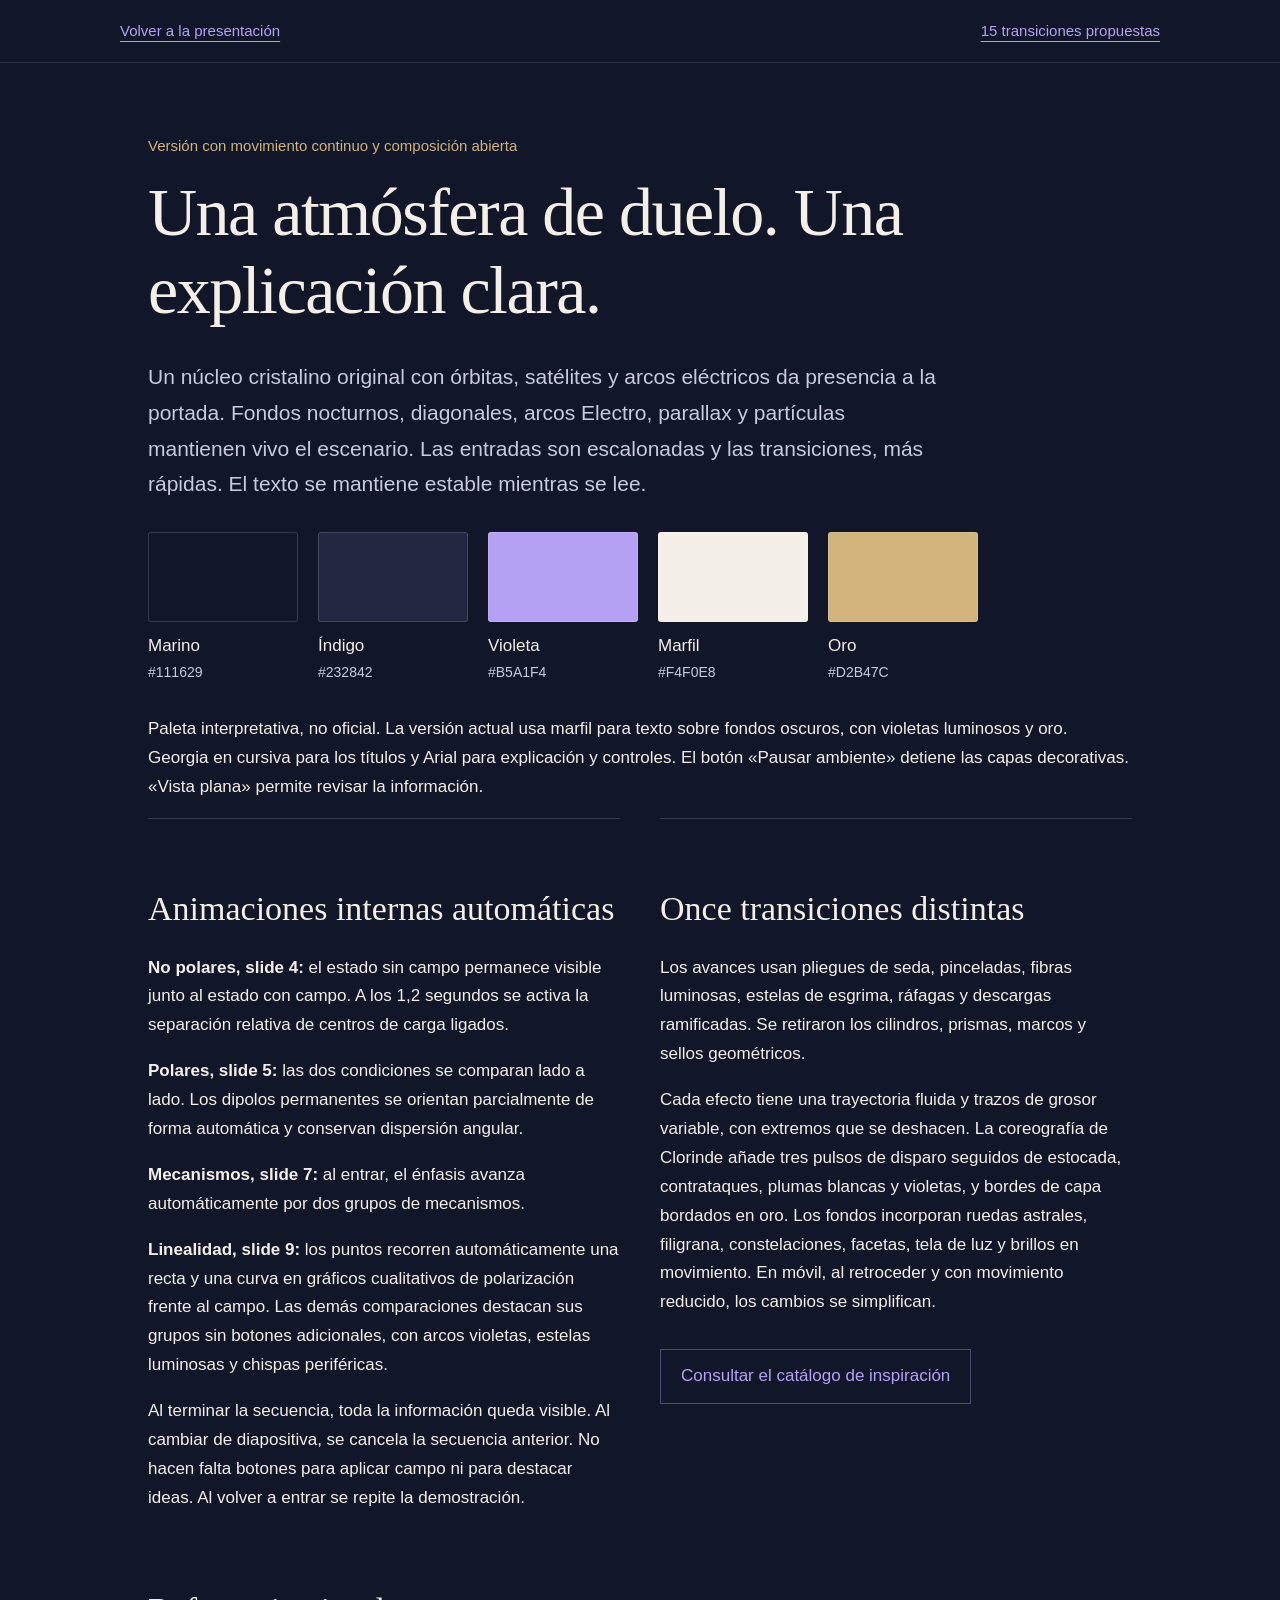
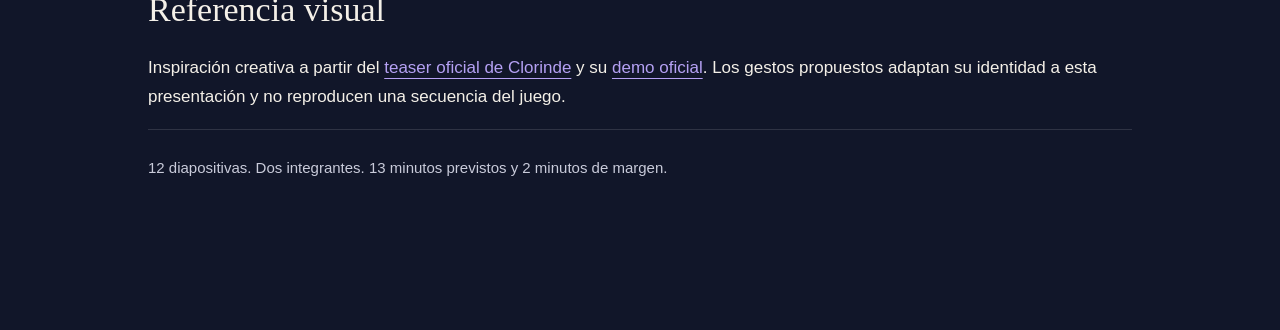
<file: dielectricos/web/revision.html>
<!doctype html>
<html lang="es"><head><meta charset="utf-8"><meta name="viewport" content="width=device-width,initial-scale=1"><title>Diseño y movimiento · Dieléctricos</title><link rel="icon" href="data:,"><link rel="stylesheet" href="review.css"></head><body>
<header><a href="index.html">Volver a la presentación</a><a href="transiciones.html">15 transiciones propuestas</a></header>
<main><p class="status">Versión con movimiento continuo y composición abierta</p><h1>Una atmósfera de duelo. Una explicación clara.</h1><p class="intro">Un núcleo cristalino original con órbitas, satélites y arcos eléctricos da presencia a la portada. Fondos nocturnos, diagonales, arcos Electro, parallax y partículas mantienen vivo el escenario. Las entradas son escalonadas y las transiciones, más rápidas. El texto se mantiene estable mientras se lee.</p>
<div class="swatches"><div class="swatch"><i style="--color:#111629"></i>Marino<span>#111629</span></div><div class="swatch"><i style="--color:#232842"></i>Índigo<span>#232842</span></div><div class="swatch"><i style="--color:#b5a1f4"></i>Violeta<span>#B5A1F4</span></div><div class="swatch"><i style="--color:#f4f0e8"></i>Marfil<span>#F4F0E8</span></div><div class="swatch"><i style="--color:#d2b47c"></i>Oro<span>#D2B47C</span></div></div>
<p>Paleta interpretativa, no oficial. La versión actual usa marfil para texto sobre fondos oscuros, con violetas luminosos y oro. Georgia en cursiva para los títulos y Arial para explicación y controles. El botón «Pausar ambiente» detiene las capas decorativas. «Vista plana» permite revisar la información.</p>
<div class="overview"><section><h2>Animaciones internas automáticas</h2><p><strong>No polares, slide 4:</strong> el estado sin campo permanece visible junto al estado con campo. A los 1,2 segundos se activa la separación relativa de centros de carga ligados.</p><p><strong>Polares, slide 5:</strong> las dos condiciones se comparan lado a lado. Los dipolos permanentes se orientan parcialmente de forma automática y conservan dispersión angular.</p><p><strong>Mecanismos, slide 7:</strong> al entrar, el énfasis avanza automáticamente por dos grupos de mecanismos.</p><p><strong>Linealidad, slide 9:</strong> los puntos recorren automáticamente una recta y una curva en gráficos cualitativos de polarización frente al campo. Las demás comparaciones destacan sus grupos sin botones adicionales, con arcos violetas, estelas luminosas y chispas periféricas.</p><p>Al terminar la secuencia, toda la información queda visible. Al cambiar de diapositiva, se cancela la secuencia anterior. No hacen falta botones para aplicar campo ni para destacar ideas. Al volver a entrar se repite la demostración.</p></section>
<section><h2>Once transiciones distintas</h2><p>Los avances usan pliegues de seda, pinceladas, fibras luminosas, estelas de esgrima, ráfagas y descargas ramificadas. Se retiraron los cilindros, prismas, marcos y sellos geométricos.</p><p>Cada efecto tiene una trayectoria fluida y trazos de grosor variable, con extremos que se deshacen. La coreografía de Clorinde añade tres pulsos de disparo seguidos de estocada, contrataques, plumas blancas y violetas, y bordes de capa bordados en oro. Los fondos incorporan ruedas astrales, filigrana, constelaciones, facetas, tela de luz y brillos en movimiento. En móvil, al retroceder y con movimiento reducido, los cambios se simplifican.</p><a class="button" href="transiciones.html">Consultar el catálogo de inspiración</a></section></div>
<h2>Referencia visual</h2><p>Inspiración creativa a partir del <a href="https://genshin.hoyoverse.com/en/news/detail/123902" target="_blank" rel="noopener">teaser oficial de Clorinde</a> y su <a href="https://www.youtube.com/watch?v=lXcn3yr7VQ4" target="_blank" rel="noopener">demo oficial</a>. Los gestos propuestos adaptan su identidad a esta presentación y no reproducen una secuencia del juego.</p>
<footer>12 diapositivas. Dos integrantes. 13 minutos previstos y 2 minutos de margen.</footer></main></body></html>
</file>
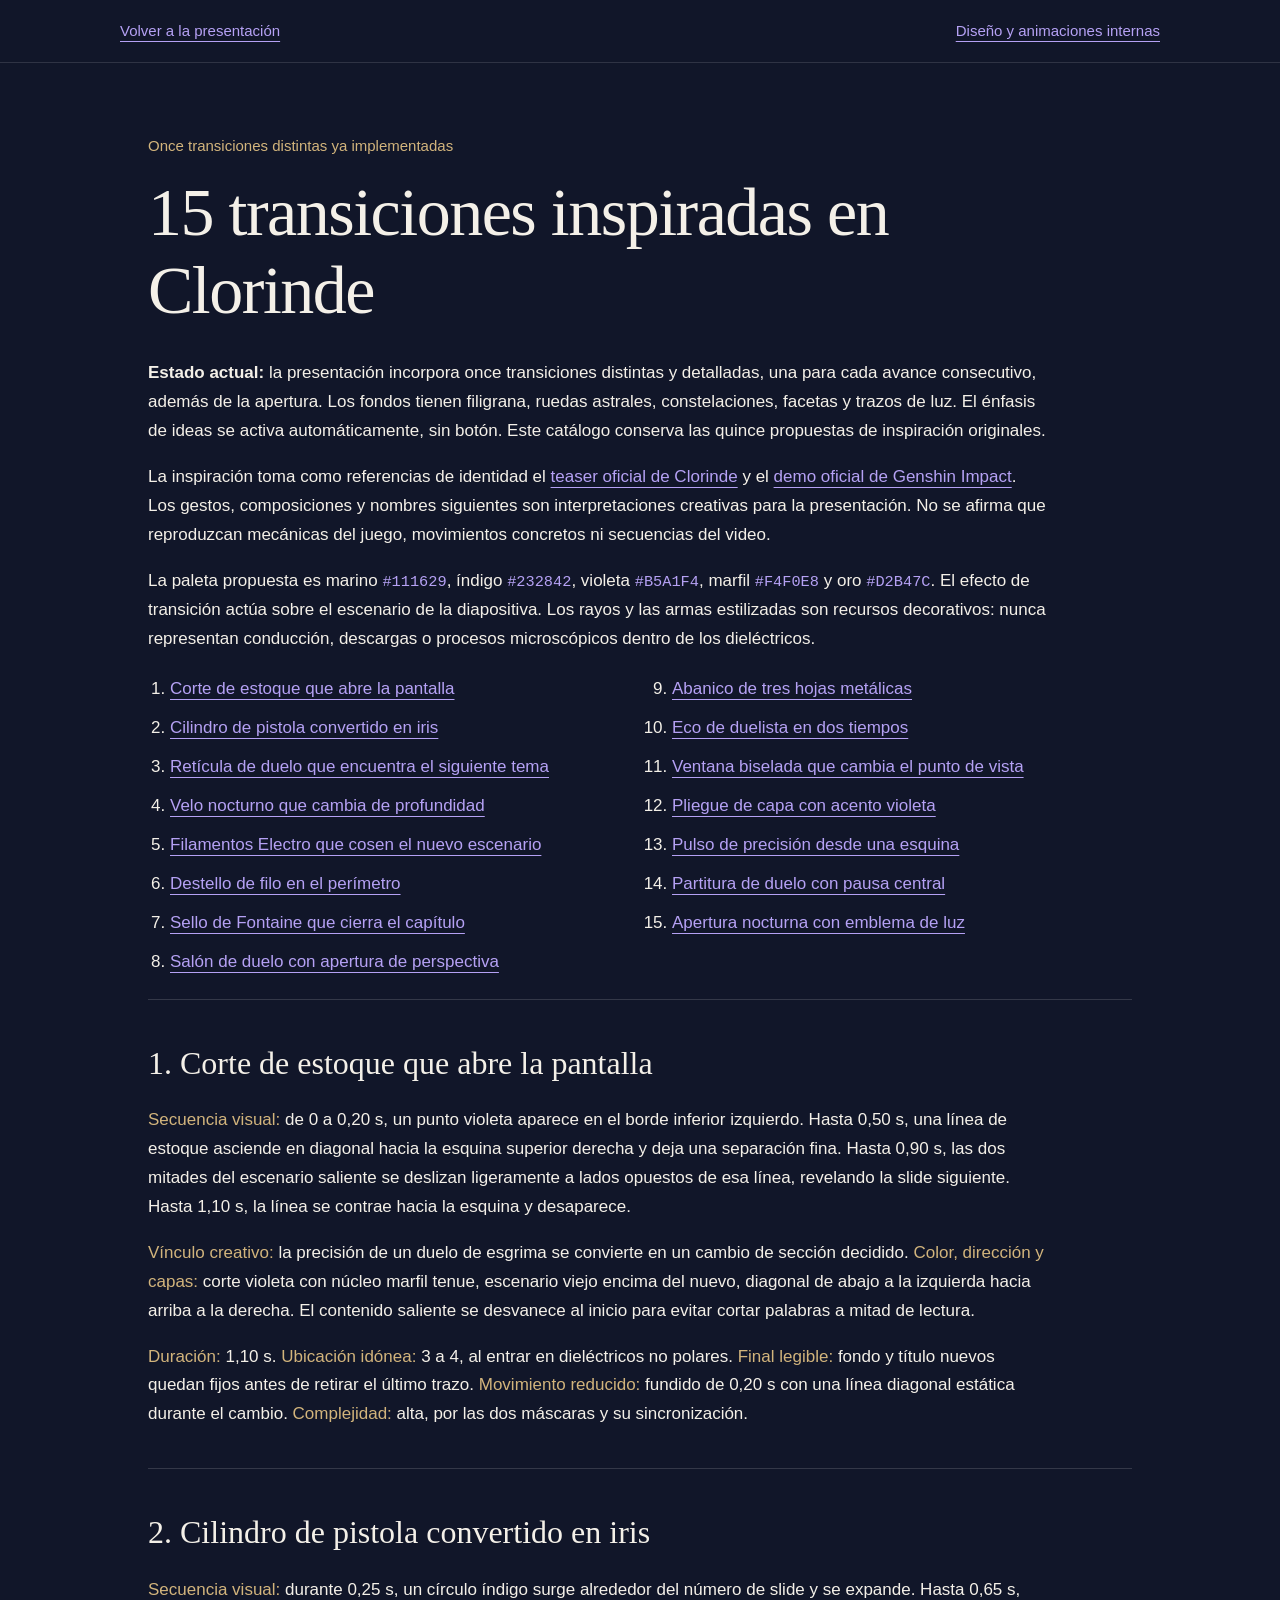
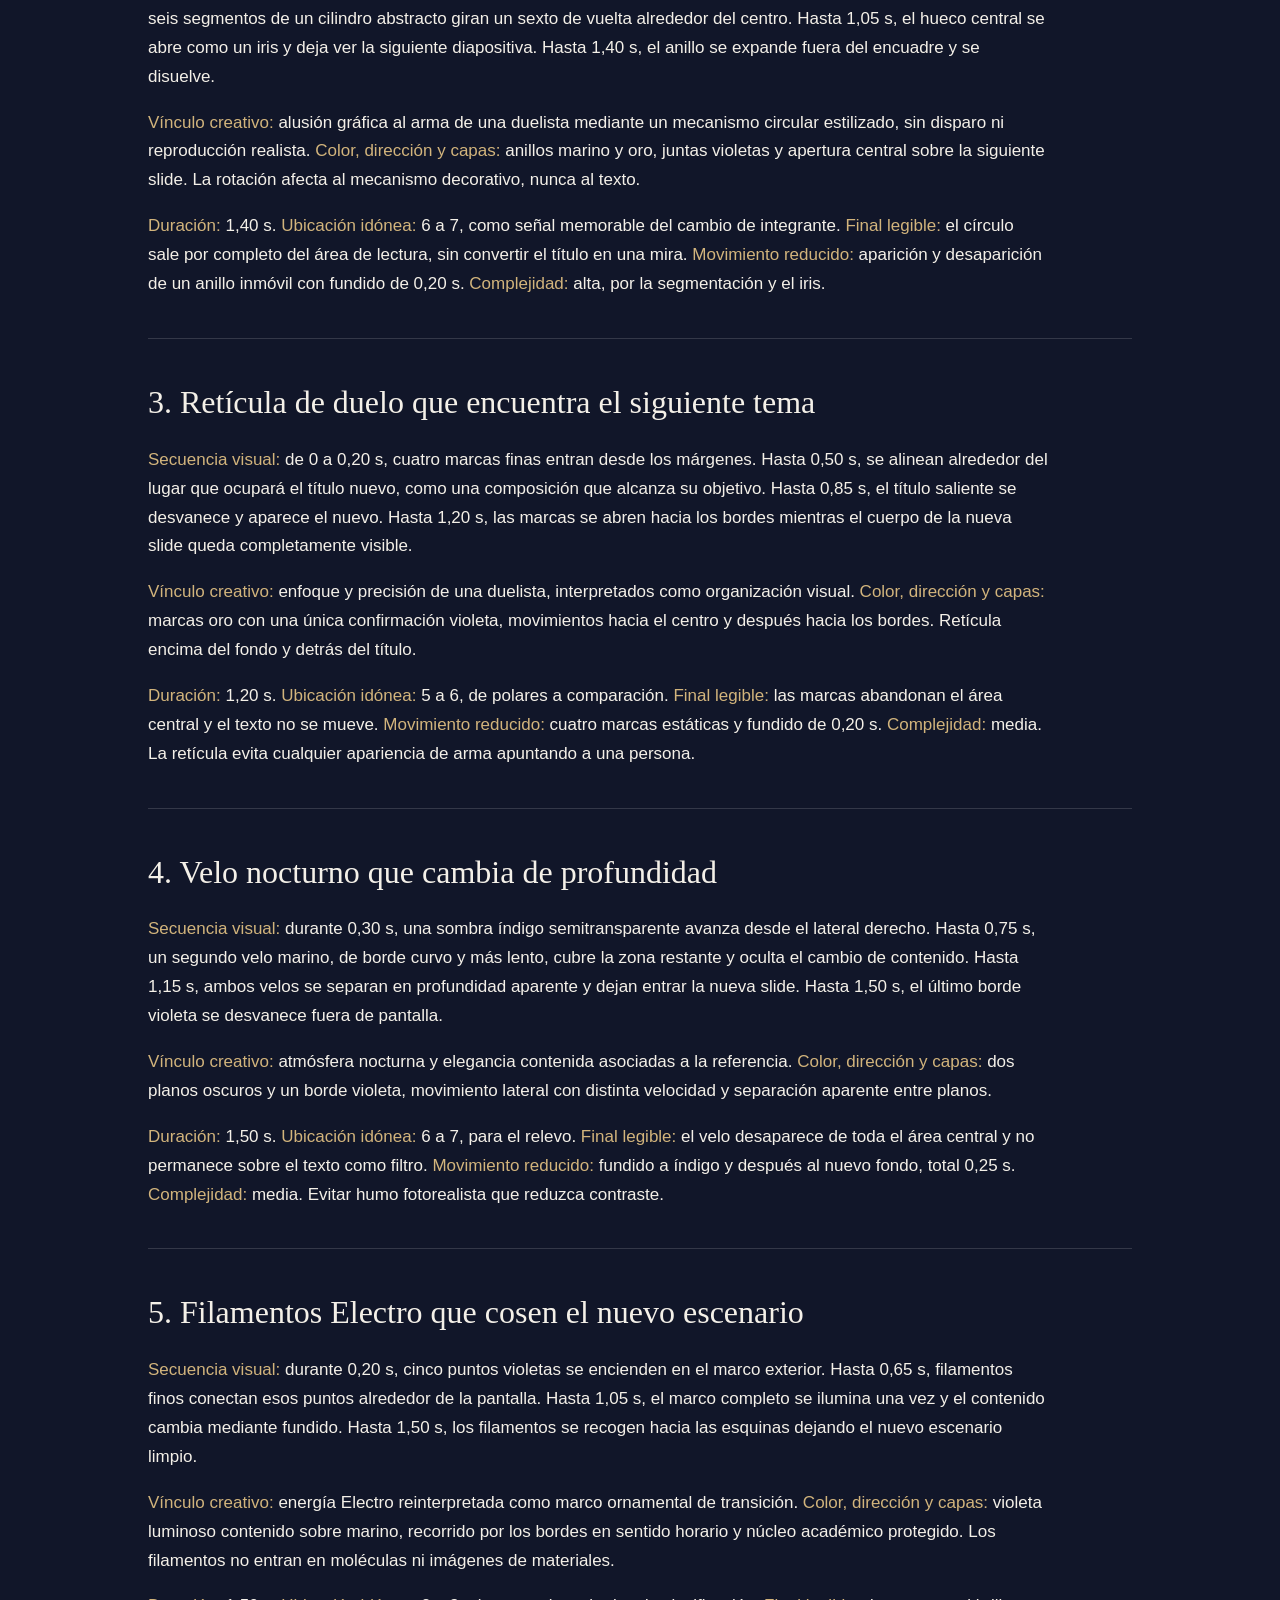
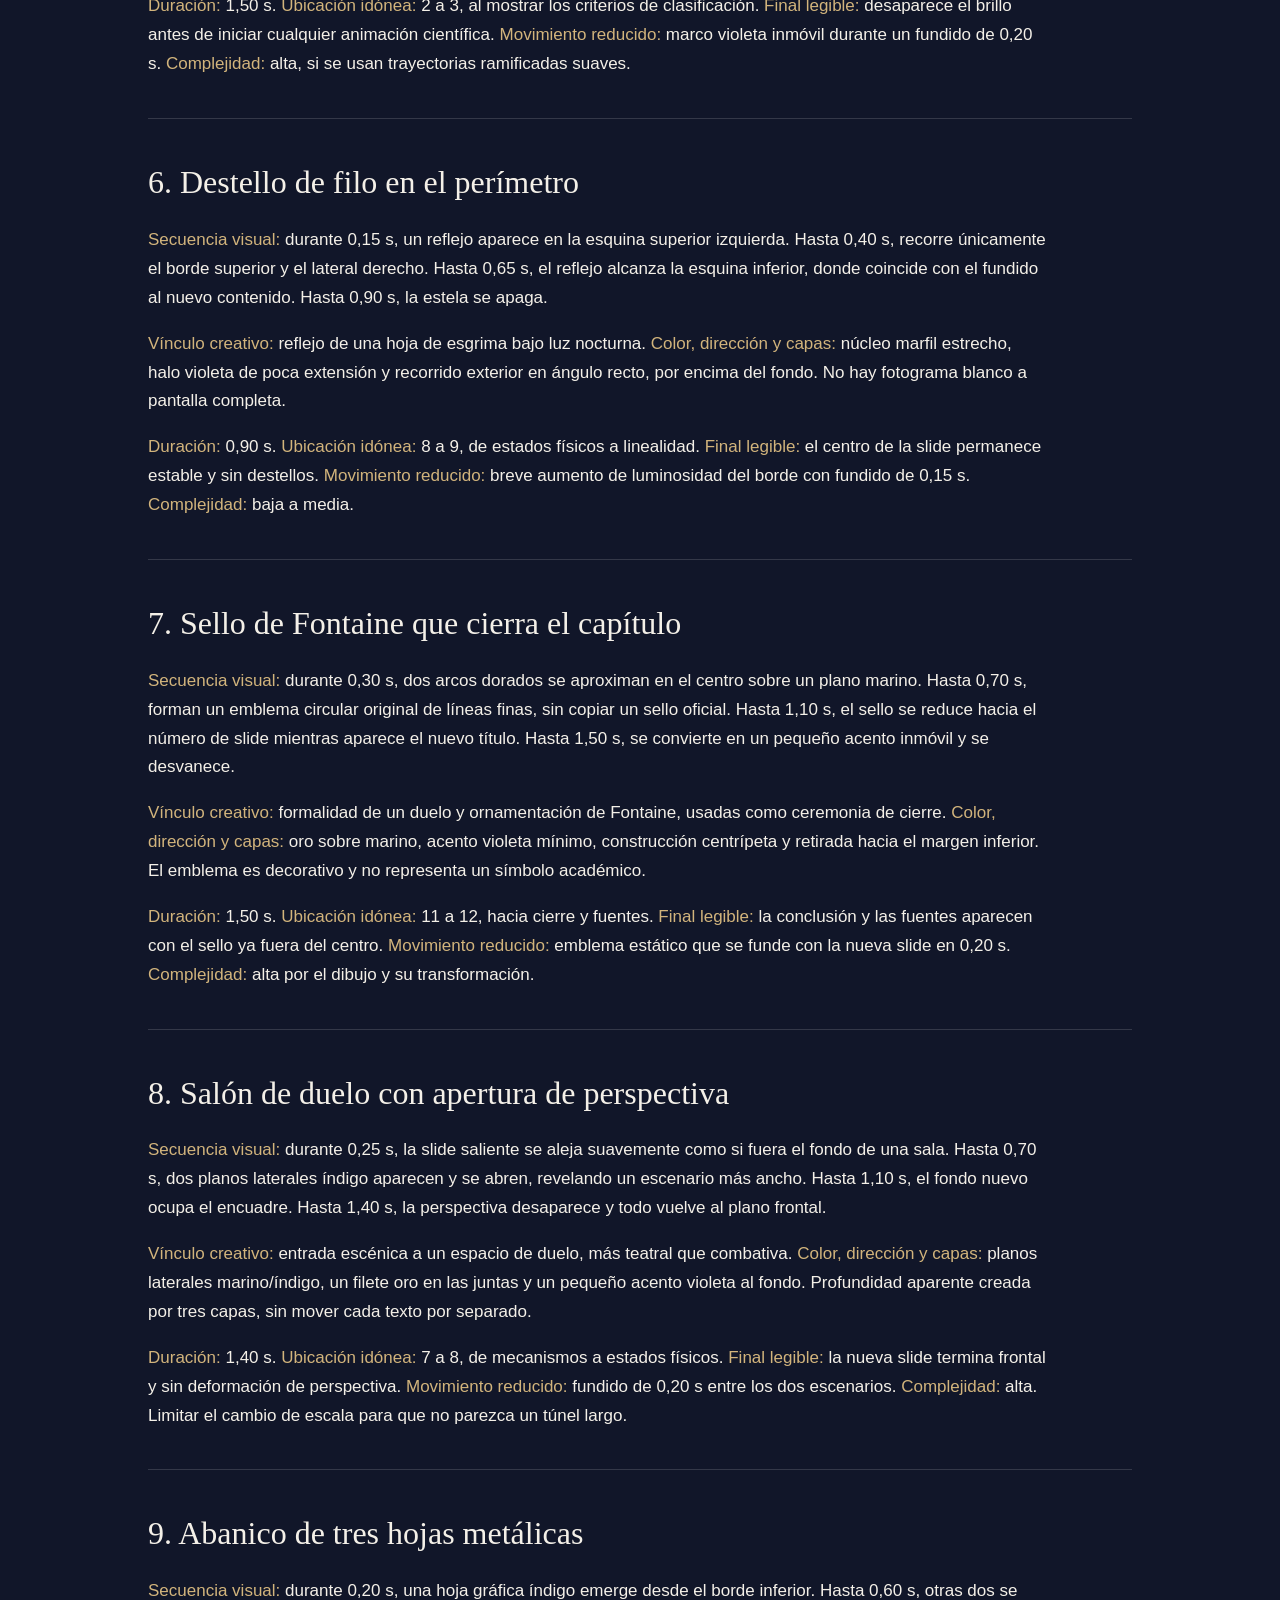
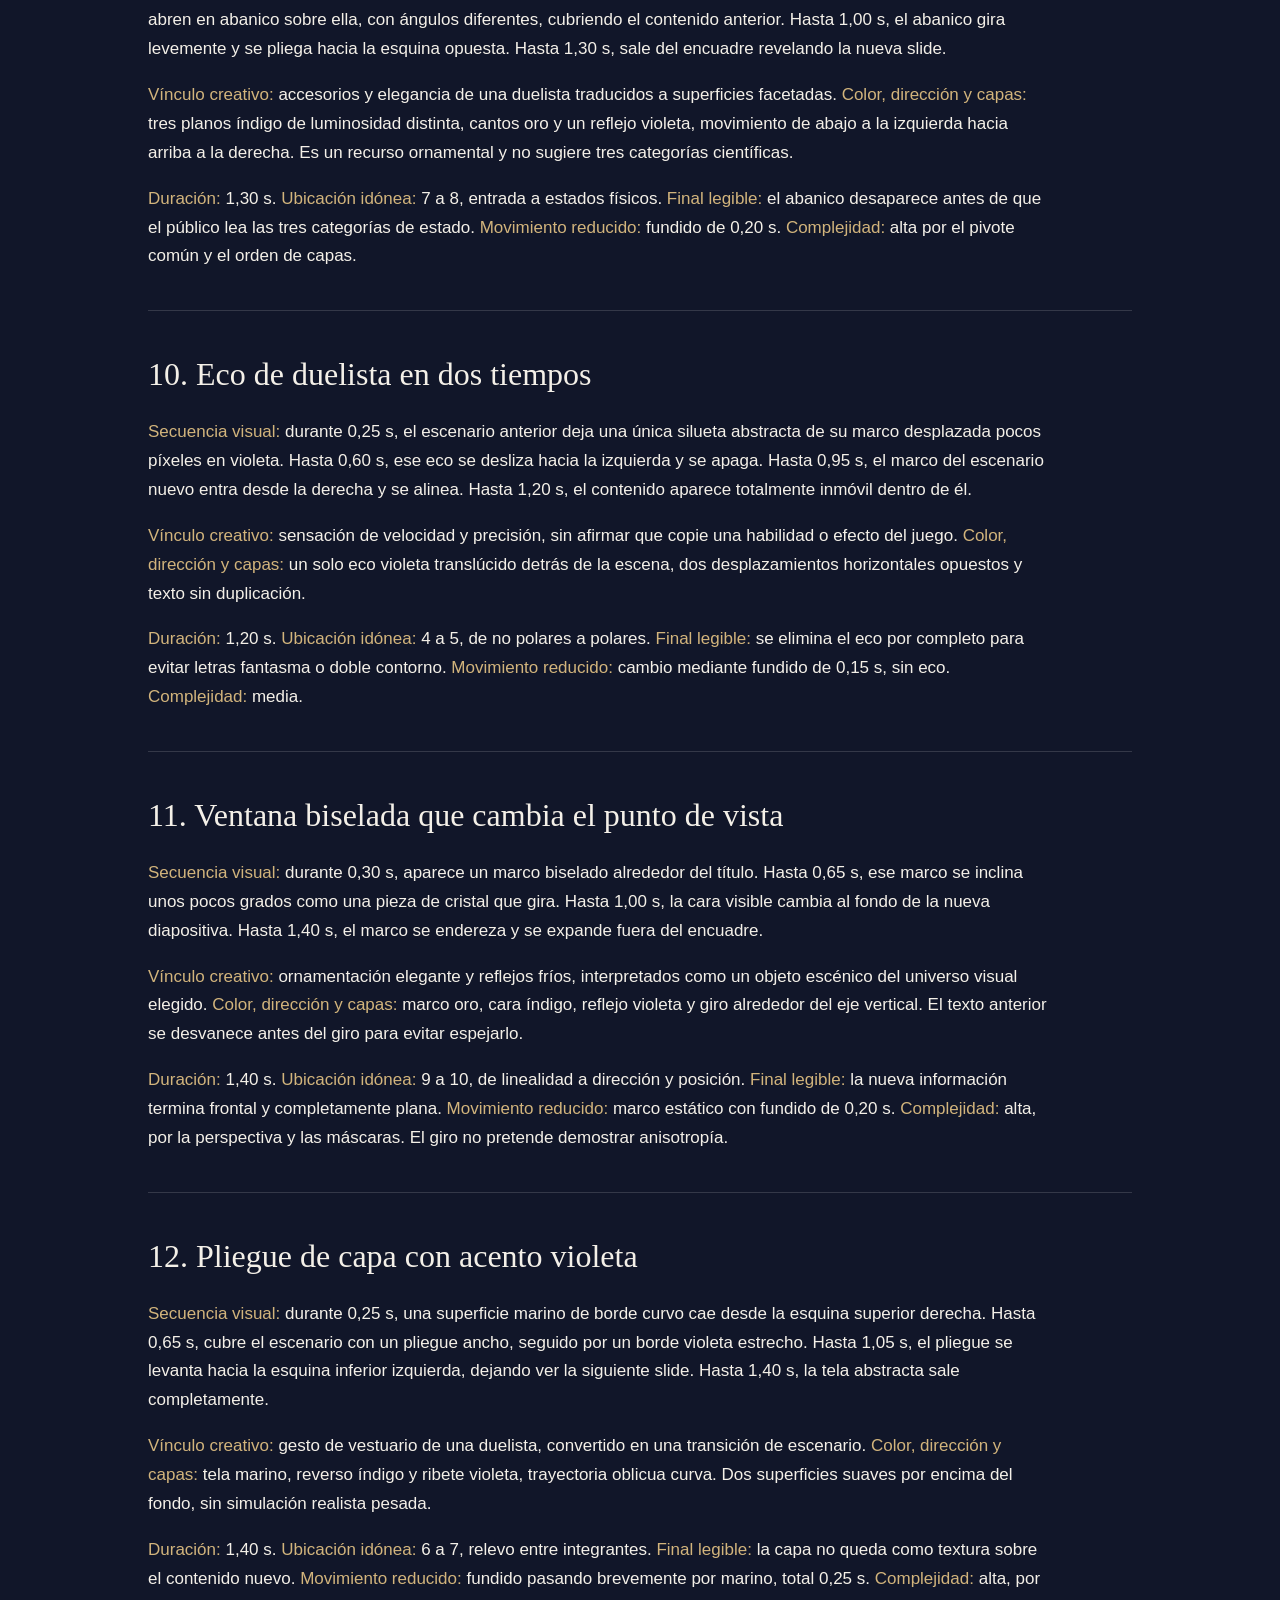
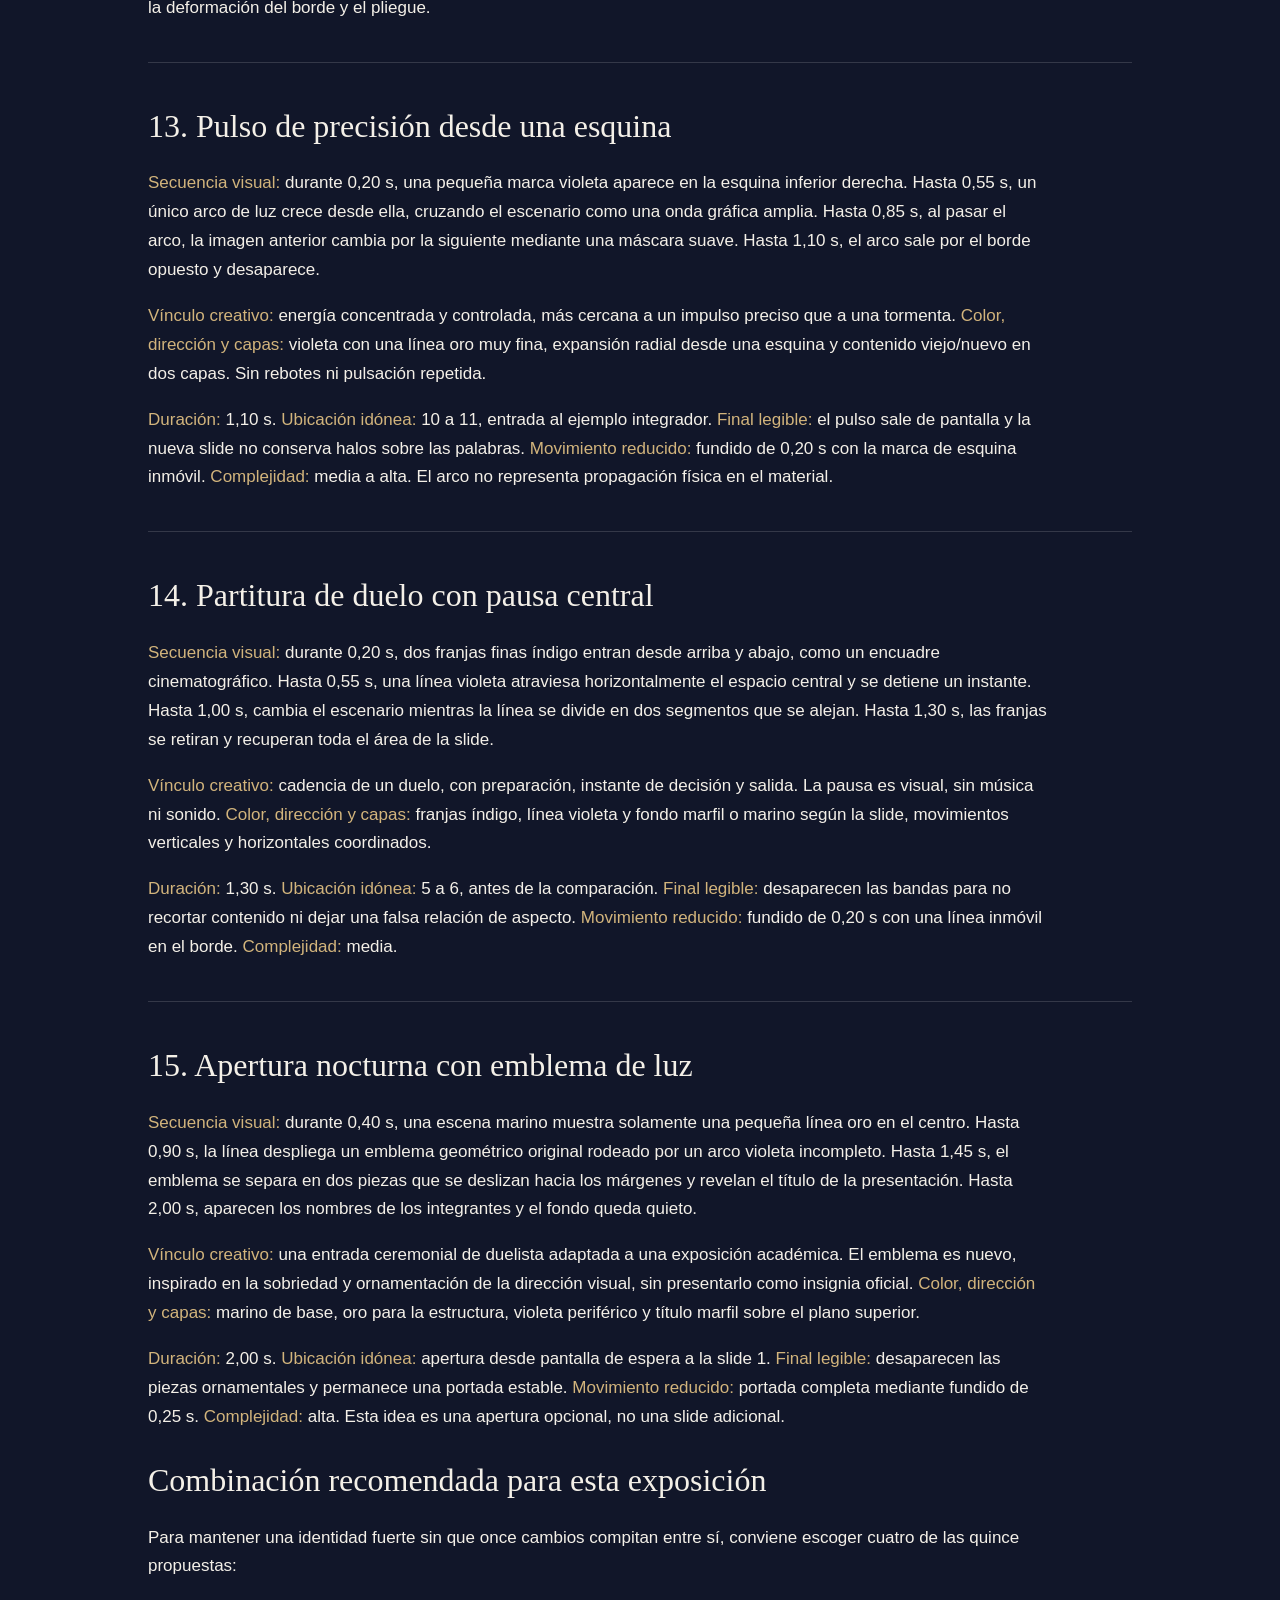
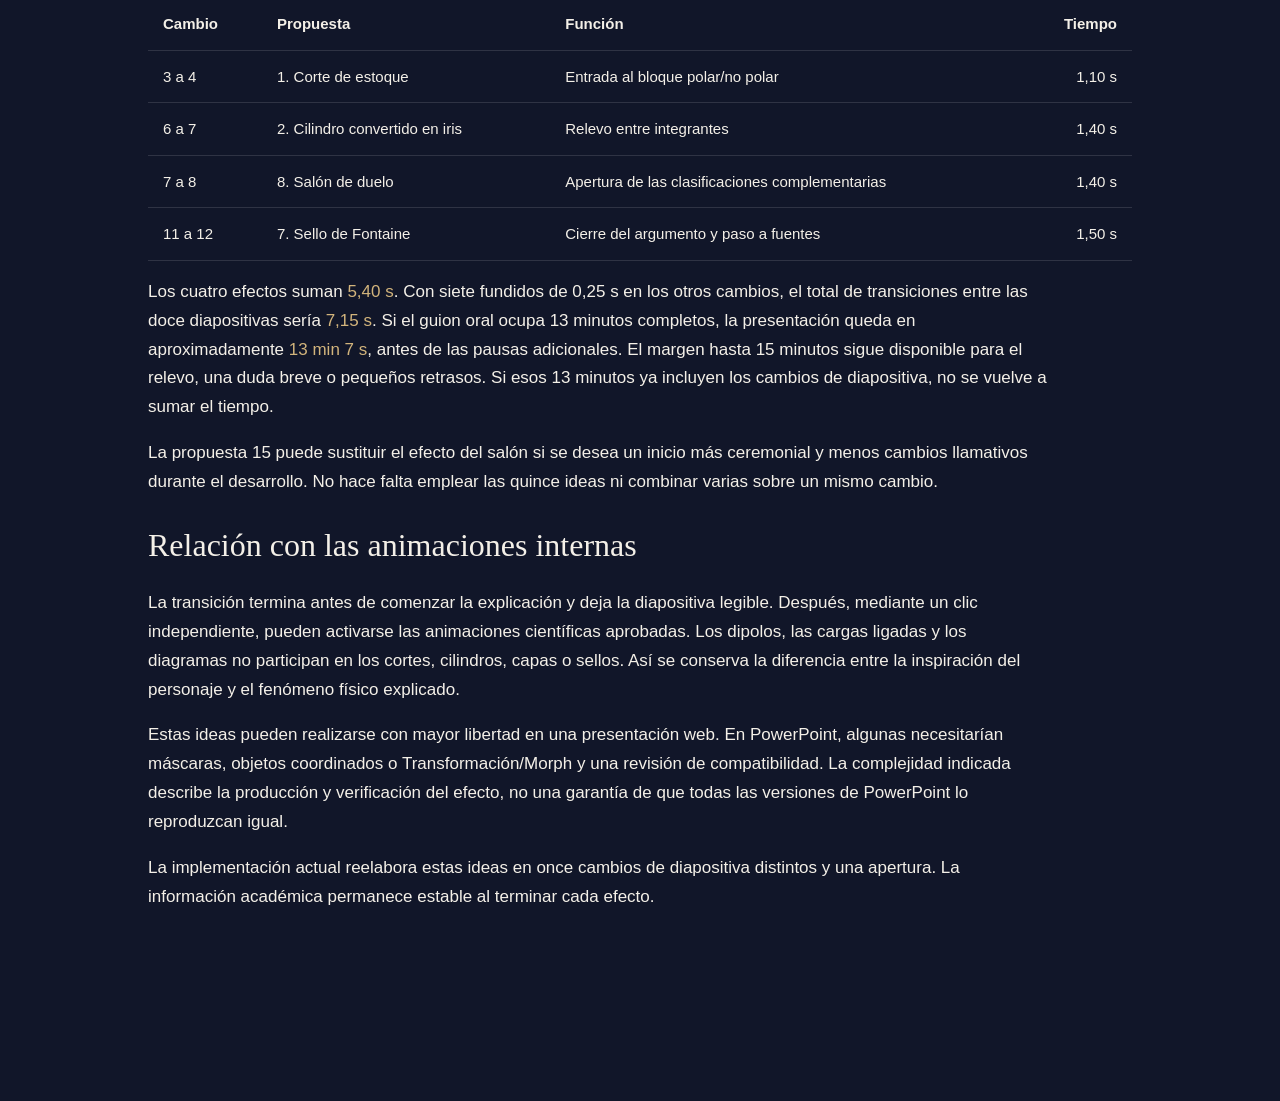
<file: dielectricos/web/transiciones.html>
<!doctype html><html lang="es"><head><meta charset="utf-8"><meta name="viewport" content="width=device-width,initial-scale=1"><title>15 transiciones · Clorinde</title><link rel="icon" href="data:,"><link rel="stylesheet" href="review.css"></head><body><header><a href="index.html">Volver a la presentación</a><a href="revision.html">Diseño y animaciones internas</a></header><main><article><p class="status">Once transiciones distintas ya implementadas</p><h1>15 transiciones inspiradas en Clorinde</h1>
<p><strong>Estado actual:</strong> la presentación incorpora once transiciones distintas y detalladas, una para cada avance consecutivo, además de la apertura. Los fondos tienen filigrana, ruedas astrales, constelaciones, facetas y trazos de luz. El énfasis de ideas se activa automáticamente, sin botón. Este catálogo conserva las quince propuestas de inspiración originales.</p>
<p>La inspiración toma como referencias de identidad el <a href="https://genshin.hoyoverse.com/en/news/detail/123902">teaser oficial de Clorinde</a> y el <a href="https://www.youtube.com/watch?v=lXcn3yr7VQ4">demo oficial de Genshin Impact</a>. Los gestos, composiciones y nombres siguientes son interpretaciones creativas para la presentación. No se afirma que reproduzcan mecánicas del juego, movimientos concretos ni secuencias del video.</p>
<p>La paleta propuesta es marino <code>#111629</code>, índigo <code>#232842</code>, violeta <code>#B5A1F4</code>, marfil <code>#F4F0E8</code> y oro <code>#D2B47C</code>. El efecto de transición actúa sobre el escenario de la diapositiva. Los rayos y las armas estilizadas son recursos decorativos: nunca representan conducción, descargas o procesos microscópicos dentro de los dieléctricos.</p>
<ol class="contents"><li><a href="#idea-1">Corte de estoque que abre la pantalla</a></li><li><a href="#idea-2">Cilindro de pistola convertido en iris</a></li><li><a href="#idea-3">Retícula de duelo que encuentra el siguiente tema</a></li><li><a href="#idea-4">Velo nocturno que cambia de profundidad</a></li><li><a href="#idea-5">Filamentos Electro que cosen el nuevo escenario</a></li><li><a href="#idea-6">Destello de filo en el perímetro</a></li><li><a href="#idea-7">Sello de Fontaine que cierra el capítulo</a></li><li><a href="#idea-8">Salón de duelo con apertura de perspectiva</a></li><li><a href="#idea-9">Abanico de tres hojas metálicas</a></li><li><a href="#idea-10">Eco de duelista en dos tiempos</a></li><li><a href="#idea-11">Ventana biselada que cambia el punto de vista</a></li><li><a href="#idea-12">Pliegue de capa con acento violeta</a></li><li><a href="#idea-13">Pulso de precisión desde una esquina</a></li><li><a href="#idea-14">Partitura de duelo con pausa central</a></li><li><a href="#idea-15">Apertura nocturna con emblema de luz</a></li></ol><section class="transition-idea"><h2 id="idea-1">1. Corte de estoque que abre la pantalla</h2>
<p><strong>Secuencia visual:</strong> de 0 a 0,20 s, un punto violeta aparece en el borde inferior izquierdo. Hasta 0,50 s, una línea de estoque asciende en diagonal hacia la esquina superior derecha y deja una separación fina. Hasta 0,90 s, las dos mitades del escenario saliente se deslizan ligeramente a lados opuestos de esa línea, revelando la slide siguiente. Hasta 1,10 s, la línea se contrae hacia la esquina y desaparece.</p>
<p><strong>Vínculo creativo:</strong> la precisión de un duelo de esgrima se convierte en un cambio de sección decidido. <strong>Color, dirección y capas:</strong> corte violeta con núcleo marfil tenue, escenario viejo encima del nuevo, diagonal de abajo a la izquierda hacia arriba a la derecha. El contenido saliente se desvanece al inicio para evitar cortar palabras a mitad de lectura.</p>
<p><strong>Duración:</strong> 1,10 s. <strong>Ubicación idónea:</strong> 3 a 4, al entrar en dieléctricos no polares. <strong>Final legible:</strong> fondo y título nuevos quedan fijos antes de retirar el último trazo. <strong>Movimiento reducido:</strong> fundido de 0,20 s con una línea diagonal estática durante el cambio. <strong>Complejidad:</strong> alta, por las dos máscaras y su sincronización.</p>
</section><section class="transition-idea"><h2 id="idea-2">2. Cilindro de pistola convertido en iris</h2>
<p><strong>Secuencia visual:</strong> durante 0,25 s, un círculo índigo surge alrededor del número de slide y se expande. Hasta 0,65 s, seis segmentos de un cilindro abstracto giran un sexto de vuelta alrededor del centro. Hasta 1,05 s, el hueco central se abre como un iris y deja ver la siguiente diapositiva. Hasta 1,40 s, el anillo se expande fuera del encuadre y se disuelve.</p>
<p><strong>Vínculo creativo:</strong> alusión gráfica al arma de una duelista mediante un mecanismo circular estilizado, sin disparo ni reproducción realista. <strong>Color, dirección y capas:</strong> anillos marino y oro, juntas violetas y apertura central sobre la siguiente slide. La rotación afecta al mecanismo decorativo, nunca al texto.</p>
<p><strong>Duración:</strong> 1,40 s. <strong>Ubicación idónea:</strong> 6 a 7, como señal memorable del cambio de integrante. <strong>Final legible:</strong> el círculo sale por completo del área de lectura, sin convertir el título en una mira. <strong>Movimiento reducido:</strong> aparición y desaparición de un anillo inmóvil con fundido de 0,20 s. <strong>Complejidad:</strong> alta, por la segmentación y el iris.</p>
</section><section class="transition-idea"><h2 id="idea-3">3. Retícula de duelo que encuentra el siguiente tema</h2>
<p><strong>Secuencia visual:</strong> de 0 a 0,20 s, cuatro marcas finas entran desde los márgenes. Hasta 0,50 s, se alinean alrededor del lugar que ocupará el título nuevo, como una composición que alcanza su objetivo. Hasta 0,85 s, el título saliente se desvanece y aparece el nuevo. Hasta 1,20 s, las marcas se abren hacia los bordes mientras el cuerpo de la nueva slide queda completamente visible.</p>
<p><strong>Vínculo creativo:</strong> enfoque y precisión de una duelista, interpretados como organización visual. <strong>Color, dirección y capas:</strong> marcas oro con una única confirmación violeta, movimientos hacia el centro y después hacia los bordes. Retícula encima del fondo y detrás del título.</p>
<p><strong>Duración:</strong> 1,20 s. <strong>Ubicación idónea:</strong> 5 a 6, de polares a comparación. <strong>Final legible:</strong> las marcas abandonan el área central y el texto no se mueve. <strong>Movimiento reducido:</strong> cuatro marcas estáticas y fundido de 0,20 s. <strong>Complejidad:</strong> media. La retícula evita cualquier apariencia de arma apuntando a una persona.</p>
</section><section class="transition-idea"><h2 id="idea-4">4. Velo nocturno que cambia de profundidad</h2>
<p><strong>Secuencia visual:</strong> durante 0,30 s, una sombra índigo semitransparente avanza desde el lateral derecho. Hasta 0,75 s, un segundo velo marino, de borde curvo y más lento, cubre la zona restante y oculta el cambio de contenido. Hasta 1,15 s, ambos velos se separan en profundidad aparente y dejan entrar la nueva slide. Hasta 1,50 s, el último borde violeta se desvanece fuera de pantalla.</p>
<p><strong>Vínculo creativo:</strong> atmósfera nocturna y elegancia contenida asociadas a la referencia. <strong>Color, dirección y capas:</strong> dos planos oscuros y un borde violeta, movimiento lateral con distinta velocidad y separación aparente entre planos.</p>
<p><strong>Duración:</strong> 1,50 s. <strong>Ubicación idónea:</strong> 6 a 7, para el relevo. <strong>Final legible:</strong> el velo desaparece de toda el área central y no permanece sobre el texto como filtro. <strong>Movimiento reducido:</strong> fundido a índigo y después al nuevo fondo, total 0,25 s. <strong>Complejidad:</strong> media. Evitar humo fotorealista que reduzca contraste.</p>
</section><section class="transition-idea"><h2 id="idea-5">5. Filamentos Electro que cosen el nuevo escenario</h2>
<p><strong>Secuencia visual:</strong> durante 0,20 s, cinco puntos violetas se encienden en el marco exterior. Hasta 0,65 s, filamentos finos conectan esos puntos alrededor de la pantalla. Hasta 1,05 s, el marco completo se ilumina una vez y el contenido cambia mediante fundido. Hasta 1,50 s, los filamentos se recogen hacia las esquinas dejando el nuevo escenario limpio.</p>
<p><strong>Vínculo creativo:</strong> energía Electro reinterpretada como marco ornamental de transición. <strong>Color, dirección y capas:</strong> violeta luminoso contenido sobre marino, recorrido por los bordes en sentido horario y núcleo académico protegido. Los filamentos no entran en moléculas ni imágenes de materiales.</p>
<p><strong>Duración:</strong> 1,50 s. <strong>Ubicación idónea:</strong> 2 a 3, al mostrar los criterios de clasificación. <strong>Final legible:</strong> desaparece el brillo antes de iniciar cualquier animación científica. <strong>Movimiento reducido:</strong> marco violeta inmóvil durante un fundido de 0,20 s. <strong>Complejidad:</strong> alta, si se usan trayectorias ramificadas suaves.</p>
</section><section class="transition-idea"><h2 id="idea-6">6. Destello de filo en el perímetro</h2>
<p><strong>Secuencia visual:</strong> durante 0,15 s, un reflejo aparece en la esquina superior izquierda. Hasta 0,40 s, recorre únicamente el borde superior y el lateral derecho. Hasta 0,65 s, el reflejo alcanza la esquina inferior, donde coincide con el fundido al nuevo contenido. Hasta 0,90 s, la estela se apaga.</p>
<p><strong>Vínculo creativo:</strong> reflejo de una hoja de esgrima bajo luz nocturna. <strong>Color, dirección y capas:</strong> núcleo marfil estrecho, halo violeta de poca extensión y recorrido exterior en ángulo recto, por encima del fondo. No hay fotograma blanco a pantalla completa.</p>
<p><strong>Duración:</strong> 0,90 s. <strong>Ubicación idónea:</strong> 8 a 9, de estados físicos a linealidad. <strong>Final legible:</strong> el centro de la slide permanece estable y sin destellos. <strong>Movimiento reducido:</strong> breve aumento de luminosidad del borde con fundido de 0,15 s. <strong>Complejidad:</strong> baja a media.</p>
</section><section class="transition-idea"><h2 id="idea-7">7. Sello de Fontaine que cierra el capítulo</h2>
<p><strong>Secuencia visual:</strong> durante 0,30 s, dos arcos dorados se aproximan en el centro sobre un plano marino. Hasta 0,70 s, forman un emblema circular original de líneas finas, sin copiar un sello oficial. Hasta 1,10 s, el sello se reduce hacia el número de slide mientras aparece el nuevo título. Hasta 1,50 s, se convierte en un pequeño acento inmóvil y se desvanece.</p>
<p><strong>Vínculo creativo:</strong> formalidad de un duelo y ornamentación de Fontaine, usadas como ceremonia de cierre. <strong>Color, dirección y capas:</strong> oro sobre marino, acento violeta mínimo, construcción centrípeta y retirada hacia el margen inferior. El emblema es decorativo y no representa un símbolo académico.</p>
<p><strong>Duración:</strong> 1,50 s. <strong>Ubicación idónea:</strong> 11 a 12, hacia cierre y fuentes. <strong>Final legible:</strong> la conclusión y las fuentes aparecen con el sello ya fuera del centro. <strong>Movimiento reducido:</strong> emblema estático que se funde con la nueva slide en 0,20 s. <strong>Complejidad:</strong> alta por el dibujo y su transformación.</p>
</section><section class="transition-idea"><h2 id="idea-8">8. Salón de duelo con apertura de perspectiva</h2>
<p><strong>Secuencia visual:</strong> durante 0,25 s, la slide saliente se aleja suavemente como si fuera el fondo de una sala. Hasta 0,70 s, dos planos laterales índigo aparecen y se abren, revelando un escenario más ancho. Hasta 1,10 s, el fondo nuevo ocupa el encuadre. Hasta 1,40 s, la perspectiva desaparece y todo vuelve al plano frontal.</p>
<p><strong>Vínculo creativo:</strong> entrada escénica a un espacio de duelo, más teatral que combativa. <strong>Color, dirección y capas:</strong> planos laterales marino/índigo, un filete oro en las juntas y un pequeño acento violeta al fondo. Profundidad aparente creada por tres capas, sin mover cada texto por separado.</p>
<p><strong>Duración:</strong> 1,40 s. <strong>Ubicación idónea:</strong> 7 a 8, de mecanismos a estados físicos. <strong>Final legible:</strong> la nueva slide termina frontal y sin deformación de perspectiva. <strong>Movimiento reducido:</strong> fundido de 0,20 s entre los dos escenarios. <strong>Complejidad:</strong> alta. Limitar el cambio de escala para que no parezca un túnel largo.</p>
</section><section class="transition-idea"><h2 id="idea-9">9. Abanico de tres hojas metálicas</h2>
<p><strong>Secuencia visual:</strong> durante 0,20 s, una hoja gráfica índigo emerge desde el borde inferior. Hasta 0,60 s, otras dos se abren en abanico sobre ella, con ángulos diferentes, cubriendo el contenido anterior. Hasta 1,00 s, el abanico gira levemente y se pliega hacia la esquina opuesta. Hasta 1,30 s, sale del encuadre revelando la nueva slide.</p>
<p><strong>Vínculo creativo:</strong> accesorios y elegancia de una duelista traducidos a superficies facetadas. <strong>Color, dirección y capas:</strong> tres planos índigo de luminosidad distinta, cantos oro y un reflejo violeta, movimiento de abajo a la izquierda hacia arriba a la derecha. Es un recurso ornamental y no sugiere tres categorías científicas.</p>
<p><strong>Duración:</strong> 1,30 s. <strong>Ubicación idónea:</strong> 7 a 8, entrada a estados físicos. <strong>Final legible:</strong> el abanico desaparece antes de que el público lea las tres categorías de estado. <strong>Movimiento reducido:</strong> fundido de 0,20 s. <strong>Complejidad:</strong> alta por el pivote común y el orden de capas.</p>
</section><section class="transition-idea"><h2 id="idea-10">10. Eco de duelista en dos tiempos</h2>
<p><strong>Secuencia visual:</strong> durante 0,25 s, el escenario anterior deja una única silueta abstracta de su marco desplazada pocos píxeles en violeta. Hasta 0,60 s, ese eco se desliza hacia la izquierda y se apaga. Hasta 0,95 s, el marco del escenario nuevo entra desde la derecha y se alinea. Hasta 1,20 s, el contenido aparece totalmente inmóvil dentro de él.</p>
<p><strong>Vínculo creativo:</strong> sensación de velocidad y precisión, sin afirmar que copie una habilidad o efecto del juego. <strong>Color, dirección y capas:</strong> un solo eco violeta translúcido detrás de la escena, dos desplazamientos horizontales opuestos y texto sin duplicación.</p>
<p><strong>Duración:</strong> 1,20 s. <strong>Ubicación idónea:</strong> 4 a 5, de no polares a polares. <strong>Final legible:</strong> se elimina el eco por completo para evitar letras fantasma o doble contorno. <strong>Movimiento reducido:</strong> cambio mediante fundido de 0,15 s, sin eco. <strong>Complejidad:</strong> media.</p>
</section><section class="transition-idea"><h2 id="idea-11">11. Ventana biselada que cambia el punto de vista</h2>
<p><strong>Secuencia visual:</strong> durante 0,30 s, aparece un marco biselado alrededor del título. Hasta 0,65 s, ese marco se inclina unos pocos grados como una pieza de cristal que gira. Hasta 1,00 s, la cara visible cambia al fondo de la nueva diapositiva. Hasta 1,40 s, el marco se endereza y se expande fuera del encuadre.</p>
<p><strong>Vínculo creativo:</strong> ornamentación elegante y reflejos fríos, interpretados como un objeto escénico del universo visual elegido. <strong>Color, dirección y capas:</strong> marco oro, cara índigo, reflejo violeta y giro alrededor del eje vertical. El texto anterior se desvanece antes del giro para evitar espejarlo.</p>
<p><strong>Duración:</strong> 1,40 s. <strong>Ubicación idónea:</strong> 9 a 10, de linealidad a dirección y posición. <strong>Final legible:</strong> la nueva información termina frontal y completamente plana. <strong>Movimiento reducido:</strong> marco estático con fundido de 0,20 s. <strong>Complejidad:</strong> alta, por la perspectiva y las máscaras. El giro no pretende demostrar anisotropía.</p>
</section><section class="transition-idea"><h2 id="idea-12">12. Pliegue de capa con acento violeta</h2>
<p><strong>Secuencia visual:</strong> durante 0,25 s, una superficie marino de borde curvo cae desde la esquina superior derecha. Hasta 0,65 s, cubre el escenario con un pliegue ancho, seguido por un borde violeta estrecho. Hasta 1,05 s, el pliegue se levanta hacia la esquina inferior izquierda, dejando ver la siguiente slide. Hasta 1,40 s, la tela abstracta sale completamente.</p>
<p><strong>Vínculo creativo:</strong> gesto de vestuario de una duelista, convertido en una transición de escenario. <strong>Color, dirección y capas:</strong> tela marino, reverso índigo y ribete violeta, trayectoria oblicua curva. Dos superficies suaves por encima del fondo, sin simulación realista pesada.</p>
<p><strong>Duración:</strong> 1,40 s. <strong>Ubicación idónea:</strong> 6 a 7, relevo entre integrantes. <strong>Final legible:</strong> la capa no queda como textura sobre el contenido nuevo. <strong>Movimiento reducido:</strong> fundido pasando brevemente por marino, total 0,25 s. <strong>Complejidad:</strong> alta, por la deformación del borde y el pliegue.</p>
</section><section class="transition-idea"><h2 id="idea-13">13. Pulso de precisión desde una esquina</h2>
<p><strong>Secuencia visual:</strong> durante 0,20 s, una pequeña marca violeta aparece en la esquina inferior derecha. Hasta 0,55 s, un único arco de luz crece desde ella, cruzando el escenario como una onda gráfica amplia. Hasta 0,85 s, al pasar el arco, la imagen anterior cambia por la siguiente mediante una máscara suave. Hasta 1,10 s, el arco sale por el borde opuesto y desaparece.</p>
<p><strong>Vínculo creativo:</strong> energía concentrada y controlada, más cercana a un impulso preciso que a una tormenta. <strong>Color, dirección y capas:</strong> violeta con una línea oro muy fina, expansión radial desde una esquina y contenido viejo/nuevo en dos capas. Sin rebotes ni pulsación repetida.</p>
<p><strong>Duración:</strong> 1,10 s. <strong>Ubicación idónea:</strong> 10 a 11, entrada al ejemplo integrador. <strong>Final legible:</strong> el pulso sale de pantalla y la nueva slide no conserva halos sobre las palabras. <strong>Movimiento reducido:</strong> fundido de 0,20 s con la marca de esquina inmóvil. <strong>Complejidad:</strong> media a alta. El arco no representa propagación física en el material.</p>
</section><section class="transition-idea"><h2 id="idea-14">14. Partitura de duelo con pausa central</h2>
<p><strong>Secuencia visual:</strong> durante 0,20 s, dos franjas finas índigo entran desde arriba y abajo, como un encuadre cinematográfico. Hasta 0,55 s, una línea violeta atraviesa horizontalmente el espacio central y se detiene un instante. Hasta 1,00 s, cambia el escenario mientras la línea se divide en dos segmentos que se alejan. Hasta 1,30 s, las franjas se retiran y recuperan toda el área de la slide.</p>
<p><strong>Vínculo creativo:</strong> cadencia de un duelo, con preparación, instante de decisión y salida. La pausa es visual, sin música ni sonido. <strong>Color, dirección y capas:</strong> franjas índigo, línea violeta y fondo marfil o marino según la slide, movimientos verticales y horizontales coordinados.</p>
<p><strong>Duración:</strong> 1,30 s. <strong>Ubicación idónea:</strong> 5 a 6, antes de la comparación. <strong>Final legible:</strong> desaparecen las bandas para no recortar contenido ni dejar una falsa relación de aspecto. <strong>Movimiento reducido:</strong> fundido de 0,20 s con una línea inmóvil en el borde. <strong>Complejidad:</strong> media.</p>
</section><section class="transition-idea"><h2 id="idea-15">15. Apertura nocturna con emblema de luz</h2>
<p><strong>Secuencia visual:</strong> durante 0,40 s, una escena marino muestra solamente una pequeña línea oro en el centro. Hasta 0,90 s, la línea despliega un emblema geométrico original rodeado por un arco violeta incompleto. Hasta 1,45 s, el emblema se separa en dos piezas que se deslizan hacia los márgenes y revelan el título de la presentación. Hasta 2,00 s, aparecen los nombres de los integrantes y el fondo queda quieto.</p>
<p><strong>Vínculo creativo:</strong> una entrada ceremonial de duelista adaptada a una exposición académica. El emblema es nuevo, inspirado en la sobriedad y ornamentación de la dirección visual, sin presentarlo como insignia oficial. <strong>Color, dirección y capas:</strong> marino de base, oro para la estructura, violeta periférico y título marfil sobre el plano superior.</p>
<p><strong>Duración:</strong> 2,00 s. <strong>Ubicación idónea:</strong> apertura desde pantalla de espera a la slide 1. <strong>Final legible:</strong> desaparecen las piezas ornamentales y permanece una portada estable. <strong>Movimiento reducido:</strong> portada completa mediante fundido de 0,25 s. <strong>Complejidad:</strong> alta. Esta idea es una apertura opcional, no una slide adicional.</p>
<h2>Combinación recomendada para esta exposición</h2>
<p>Para mantener una identidad fuerte sin que once cambios compitan entre sí, conviene escoger cuatro de las quince propuestas:</p>
<table>
<thead>
<tr>
<th>Cambio</th>
<th>Propuesta</th>
<th>Función</th>
<th style="text-align: right;">Tiempo</th>
</tr>
</thead>
<tbody>
<tr>
<td>3 a 4</td>
<td>1. Corte de estoque</td>
<td>Entrada al bloque polar/no polar</td>
<td style="text-align: right;">1,10 s</td>
</tr>
<tr>
<td>6 a 7</td>
<td>2. Cilindro convertido en iris</td>
<td>Relevo entre integrantes</td>
<td style="text-align: right;">1,40 s</td>
</tr>
<tr>
<td>7 a 8</td>
<td>8. Salón de duelo</td>
<td>Apertura de las clasificaciones complementarias</td>
<td style="text-align: right;">1,40 s</td>
</tr>
<tr>
<td>11 a 12</td>
<td>7. Sello de Fontaine</td>
<td>Cierre del argumento y paso a fuentes</td>
<td style="text-align: right;">1,50 s</td>
</tr>
</tbody>
</table>
<p>Los cuatro efectos suman <strong>5,40 s</strong>. Con siete fundidos de 0,25 s en los otros cambios, el total de transiciones entre las doce diapositivas sería <strong>7,15 s</strong>. Si el guion oral ocupa 13 minutos completos, la presentación queda en aproximadamente <strong>13 min 7 s</strong>, antes de las pausas adicionales. El margen hasta 15 minutos sigue disponible para el relevo, una duda breve o pequeños retrasos. Si esos 13 minutos ya incluyen los cambios de diapositiva, no se vuelve a sumar el tiempo.</p>
<p>La propuesta 15 puede sustituir el efecto del salón si se desea un inicio más ceremonial y menos cambios llamativos durante el desarrollo. No hace falta emplear las quince ideas ni combinar varias sobre un mismo cambio.</p>
<h2>Relación con las animaciones internas</h2>
<p>La transición termina antes de comenzar la explicación y deja la diapositiva legible. Después, mediante un clic independiente, pueden activarse las animaciones científicas aprobadas. Los dipolos, las cargas ligadas y los diagramas no participan en los cortes, cilindros, capas o sellos. Así se conserva la diferencia entre la inspiración del personaje y el fenómeno físico explicado.</p>
<p>Estas ideas pueden realizarse con mayor libertad en una presentación web. En PowerPoint, algunas necesitarían máscaras, objetos coordinados o Transformación/Morph y una revisión de compatibilidad. La complejidad indicada describe la producción y verificación del efecto, no una garantía de que todas las versiones de PowerPoint lo reproduzcan igual.</p>
<p>La implementación actual reelabora estas ideas en once cambios de diapositiva distintos y una apertura. La información académica permanece estable al terminar cada efecto.</p></section></article></main></body></html>
</file>
<file: capacitores/web/css/main.css>
:root {
  --void: #070a14;
  --void-2: #0d1226;
  --ice: #8fe3ff;
  --abyss: #a88bff;
  --star: #f2f4fa;
  --mist: #9aa6bd;
  --dim: #5d6a83;
  --rift: #ff4d6a;
  --serif: "Cormorant Infant", "Cormorant Garamond", "EB Garamond", Georgia, "Times New Roman", serif;
  --sans: "Inter", "Segoe UI", Arial, sans-serif;
  --ease-out: cubic-bezier(.16, 1, .3, 1);
  --ease-io: cubic-bezier(.65, 0, .35, 1);
}

* { box-sizing: border-box; }
html, body { margin: 0; height: 100%; background: #000; overflow: hidden; }

.viewport { position: fixed; inset: 0; background: #000; overflow: hidden; }
.stage {
  position: absolute; left: 50%; top: 50%; width: 1920px; height: 1080px;
  background: radial-gradient(ellipse 70% 60% at 50% 50%, var(--void-2) 0%, var(--void) 70%);
  overflow: hidden; transform-origin: center; color: var(--star);
  font-family: var(--sans); cursor: none; font-variant-numeric: lining-nums; font-feature-settings: "lnum" 1;
}

.stars { position: absolute; inset: 0; width: 1920px; height: 1080px; }

/* ---------- Slides ---------- */
.slide { position: absolute; inset: 0; visibility: hidden; }
.slide.is-active, .slide.is-leaving, .slide.is-entering { visibility: visible; }

.rv { opacity: 0; transform: translate3d(0, 18px, 0); }
.slide.is-active .rv {
  opacity: 1; transform: none;
  transition: opacity .8s var(--ease-out) var(--d, 0ms), transform 1s var(--ease-out) var(--d, 0ms);
}
.slide.is-leaving .rv { opacity: 1; transform: none; transition: none; }

.kicker { font: 400 24px/1 var(--sans); letter-spacing: .32em; text-transform: uppercase; color: var(--ice); margin: 0; }
h2 { font: 300 76px/1.04 var(--serif); margin: 22px 0 0; letter-spacing: .005em; }
.it { font-family: var(--serif); font-style: italic; }

/* ---------- Plates ---------- */
.plate {
  position: absolute; left: 0; top: 0; height: 4px; width: 1600px; border-radius: 2px;
  transform: translate3d(160px, 128px, 0); will-change: transform, width, opacity;
}
.plate-top { background: var(--ice); box-shadow: 0 0 18px 2px rgba(143,227,255,.55), 0 0 60px 6px rgba(143,227,255,.18); }
.plate-bot { background: var(--abyss); box-shadow: 0 0 18px 2px rgba(168,139,255,.55), 0 0 60px 6px rgba(168,139,255,.18); }

/* ---------- 01 · Portada ---------- */
.s01-field line { stroke: var(--ice); stroke-width: 1.2; opacity: .28; stroke-dasharray: 800; stroke-dashoffset: 800; }
.s01.is-active .s01-field line { stroke-dashoffset: 0; transition: stroke-dashoffset 2.4s var(--ease-out); }
.s01.is-active .s01-field line:nth-child(2), .s01.is-active .s01-field line:nth-child(5) { transition-delay: .25s; }
.s01.is-active .s01-field line:nth-child(3), .s01.is-active .s01-field line:nth-child(6) { transition-delay: .5s; }
.s01-field { position: absolute; inset: 0; width: 1920px; height: 1080px; }
.s01-kicker { position: absolute; top: 300px; width: 100%; text-align: center; margin: 0;
  font: 400 24px/1 var(--sans); letter-spacing: .34em; text-transform: uppercase; color: var(--mist); }
.s01-title { position: absolute; top: 352px; width: 100%; text-align: center; margin: 0;
  font: 300 200px/1 var(--serif); letter-spacing: .02em; color: var(--star);
  opacity: 0; transform: translate3d(0, 24px, 0); }
.s01.is-active .s01-title { opacity: 1; transform: none; transition: opacity 1.4s var(--ease-out) .6s, transform 1.6s var(--ease-out) .6s; }
.s01.is-leaving .s01-title { opacity: 1; transform: none; transition: none; }
.s01.quick .s01-title { transition: opacity .5s ease 0s, transform .5s ease 0s; }
.s01.quick .rv { transition-delay: .2s; }
.s01-sub { position: absolute; top: 600px; width: 100%; text-align: center; margin: 0;
  font: 400 26px/1 var(--sans); letter-spacing: .5em; text-transform: uppercase; color: var(--ice); }
.s01-star { position: absolute; left: 940px; top: 680px; width: 40px; height: 40px; fill: var(--star); }
.s01-q { position: absolute; top: 790px; width: 100%; text-align: center; margin: 0;
  font: italic 300 40px/1 var(--serif); color: var(--mist); }

/* ---------- 02 · Definición ---------- */
.s02-diagram { position: absolute; inset: 0; width: 1920px; height: 1080px; overflow: visible; }
.charges-top circle { fill: var(--ice); }
.charges-bot circle { fill: var(--abyss); }
.charges-top circle, .charges-bot circle { opacity: 0; transition: opacity .5s ease; }
.charges-top circle.on, .charges-bot circle.on { opacity: .95; }
.field-lines line { stroke: var(--ice); stroke-width: 1.6; opacity: .75; stroke-dasharray: 470; stroke-dashoffset: 470; }
.field-lines line.on { stroke-dashoffset: 0; transition: stroke-dashoffset 1.1s var(--ease-out) var(--d, 0ms); }
.fl-arrow { fill: var(--ice); opacity: 0; transform-box: fill-box; transform-origin: center; transform: translateY(-10px); }
.fl-arrow.on { opacity: .9; transform: none; transition: opacity .5s ease var(--d, 0ms), transform .6s var(--ease-out) var(--d, 0ms); }
.v-bracket line { stroke: var(--mist); stroke-width: 1.5; }
.v-bracket, .plate-label, .gap-label { opacity: 0; transition: opacity .8s ease var(--d, 0ms); }
.s02.is-active.landed .v-bracket, .s02.is-active.landed .plate-label, .s02.is-active.landed .gap-label { opacity: 1; }
.v-label { font: italic 400 54px var(--serif); fill: var(--star); }
.plate-label { font: italic 400 46px var(--serif); }
.plate-label.pos { fill: var(--ice); }
.plate-label.neg { fill: var(--abyss); }
.gap-label { font: 400 20px var(--sans); letter-spacing: .3em; text-transform: uppercase; fill: var(--dim); }

.s02-text { position: absolute; left: 1060px; top: 210px; width: 760px; }
.s02 .eq { font: 300 128px/1 var(--serif); margin: 54px 0 0; color: var(--star); }
.s02 .unit { font: 300 26px/1.3 var(--sans); color: var(--mist); margin: 18px 0 0; }
.readouts { display: flex; gap: 22px; margin-top: 56px; }
.ro { flex: 1; border-top: 1px solid rgba(154,166,189,.35); padding-top: 16px; }
.ro-k { display: block; font: 400 18px/1 var(--sans); letter-spacing: .24em; text-transform: uppercase; color: var(--dim); }
.ro-v { display: inline-block; margin-top: 14px; font: italic 400 64px/1 var(--serif); color: var(--star); }
.ro-v.bump { animation: bump .9s var(--ease-out); }
@keyframes bump { 0% { transform: translateY(18px); opacity: 0; } 100% { transform: none; opacity: 1; } }
.ro-c .ro-v { color: var(--ice); }
.ro-c.hold { border-top-color: var(--ice); }
.s02-key { margin: 48px 0 0; font: 300 38px/1.25 var(--serif); color: var(--mist); opacity: 0; transform: translate3d(0, 14px, 0);
  transition: opacity .7s var(--ease-out), transform .9s var(--ease-out); }
.s02-key em { color: var(--star); font-style: italic; }
.s02[data-state="1"] .s02-key { opacity: 1; transform: none; transition-delay: .9s; }

/* ---------- 03 · Procedimiento ---------- */
.s03-kicker { position: absolute; left: 0; top: 220px; width: 100%; text-align: center; }
.s03-title { position: absolute; left: 0; top: 262px; width: 100%; text-align: center; font-size: 72px; }
.constellation { position: absolute; inset: 0; width: 1920px; height: 1080px; overflow: visible; }
.lk { stroke: var(--ice); stroke-width: 1.4; opacity: .55; stroke-dasharray: 460; stroke-dashoffset: 460; }
.s03.is-active .lk { stroke-dashoffset: 0; transition: stroke-dashoffset .9s var(--ease-io) var(--d); }
.s03.is-leaving .lk { stroke-dashoffset: 0; transition: none; }
.node { opacity: 0; }
.node .halo { fill: rgba(143,227,255,.06); stroke: rgba(143,227,255,.35); stroke-width: 1; }
.node .core { fill: var(--star); }
.node .sym { font: italic 400 54px var(--serif); fill: var(--star); }
.node .lbl { font: 400 22px var(--sans); letter-spacing: .2em; text-transform: uppercase; fill: var(--mist); }
.node-c .sym { fill: var(--ice); }
.s03.is-active .node { opacity: 1; transition: opacity .9s var(--ease-out) var(--d); }
.s03.is-leaving .node { opacity: 1; transition: none; }
.s03-note { position: absolute; top: 872px; width: 100%; text-align: center; margin: 0; font: italic 300 40px/1 var(--serif); color: var(--mist); }

/* ---------- Transition layers ---------- */
.fx, .gauss { position: absolute; inset: 0; width: 1920px; height: 1080px; pointer-events: none; }
.fx { z-index: 30; }
.gauss { z-index: 31; overflow: visible; }
.gauss circle.ring { fill: none; stroke: var(--ice); stroke-width: 2.4; stroke-dasharray: 14 10; }
.gauss circle.ring-halo { fill: none; stroke: var(--ice); stroke-width: 18; opacity: .12; }
.gauss path.flux { fill: var(--ice); }
.gauss text { font: italic 400 46px var(--serif); fill: var(--star); }
.plate { z-index: 20; }
.slide { z-index: 10; }
.slide.is-entering { z-index: 12; }

/* ---------- HUD ---------- */
.hud { position: absolute; left: 0; right: 0; bottom: 34px; display: flex; justify-content: space-between; padding: 0 72px; z-index: 40;
  font: 400 16px/1 var(--sans); letter-spacing: .3em; text-transform: uppercase; color: var(--dim); }

@media (prefers-reduced-motion: reduce) {
  .slide.is-active .rv, .s01.is-active .s01-title { transition: opacity .3s linear; transform: none; }
}

/* ================= Shared (04–09) ================= */
.full { position: absolute; inset: 0; width: 1920px; height: 1080px; overflow: visible; }
.col { position: absolute; left: 1060px; top: 200px; width: 760px; }
.eq-xl { font: 300 120px/1 var(--serif); margin: 40px 0 0; }
.eq-l { font: 300 92px/1 var(--serif); margin: 40px 0 0; }
.eq-m { font: 300 56px/1 var(--serif); margin: 26px 0 0; color: var(--mist); }

/* ---------- 04 ---------- */
.s04-field, .s04-dim, .s04-tick, .s04-dlab { transition: transform 1s var(--ease-io); }
.no-tr, .no-tr * { transition: none !important; }
.s04-field line { stroke: var(--ice); stroke-width: 1.5; opacity: 0; transition: opacity .6s ease var(--d, 0ms); }
.s04.lines-on .s04-field #s04-lines line { opacity: .7; }
.s04 .glass { fill: rgba(143,227,255,.12); stroke: rgba(143,227,255,.55); stroke-width: 1.2; opacity: 0; transition: opacity .9s ease .2s; }
.s04 .glass-facets line { stroke: rgba(143,227,255,.18); stroke-width: 1; opacity: 0; transition: opacity .9s ease .4s; }
.s04[data-state="3"] .glass, .s04[data-state="3"] .glass-facets line { opacity: 1; }
.s04-dim line { stroke: var(--mist); stroke-width: 1.5; }
.s04-tick line { stroke: var(--mist); stroke-width: 1.5; }
.s04-dlab text { font: italic 400 52px var(--serif); fill: var(--star); }
.s04-dim, .s04-tick, .s04-dlab { opacity: 0; }
.s04.dim-on .s04-dim, .s04.dim-on .s04-tick, .s04.dim-on .s04-dlab { opacity: 1; }
.knobs { margin-top: 46px; display: grid; gap: 14px; }
.knob { display: grid; grid-template-columns: 220px 1fr; align-items: baseline; padding: 10px 0 10px 22px; border-left: 2px solid rgba(154,166,189,.25);
  transition: border-color .5s ease, background .5s ease; }
.knob .k { font: 400 20px/1 var(--sans); letter-spacing: .22em; text-transform: uppercase; color: var(--dim); }
.knob .v { font: italic 400 46px/1 var(--serif); color: var(--star); }
.knob .hint { grid-column: 2; font: 300 22px/1.2 var(--sans); color: var(--ice); max-height: 0; opacity: 0; overflow: hidden;
  transition: opacity .5s ease .3s, max-height .5s var(--ease-out), margin .5s; }
.knob.hl { border-left-color: var(--ice); background: linear-gradient(90deg, rgba(143,227,255,.08), transparent 70%); }
.knob.hl .hint { max-height: 40px; opacity: 1; margin-top: 8px; }
.cbig { margin-top: 44px; border-top: 1px solid rgba(154,166,189,.3); padding-top: 18px; }
.cbig .k { display: block; font: 400 20px/1 var(--sans); letter-spacing: .26em; text-transform: uppercase; color: var(--dim); }
.cval { display: block; margin-top: 10px; font: 300 112px/1 var(--serif); color: var(--ice); }
.cval .cu { font-size: 60px; color: var(--mist); }
.s04-foot { margin: 22px 0 0; font: 300 26px/1.3 var(--sans); color: var(--mist); opacity: 0; transition: opacity .7s ease .8s; }
.s04[data-state="3"] .s04-foot { opacity: 1; }

/* ---------- 05 ---------- */
.s05-kicker { position: absolute; top: 96px; width: 100%; text-align: center; }
.s05-title { position: absolute; top: 132px; width: 100%; text-align: center; font-size: 66px; }
.geo .outer { fill: none; stroke: var(--abyss); stroke-width: 4; filter: drop-shadow(0 0 10px rgba(168,139,255,.6)); }
.geo .inner { fill: var(--ice); filter: drop-shadow(0 0 14px rgba(143,227,255,.7)); }
.geo .inner-shine { fill: rgba(255,255,255,.55); }
.geo .merid { fill: none; stroke: rgba(168,139,255,.35); stroke-width: 1.4; }
.geo .gsurf { fill: none; stroke: rgba(143,227,255,.45); stroke-width: 1.4; stroke-dasharray: 8 8; }
.geo .rho { font: italic 400 34px var(--serif); fill: var(--ice); }
.radials line { stroke: var(--ice); stroke-width: 1.4; opacity: .65; stroke-dasharray: 140; stroke-dashoffset: 140; }
.s05.is-active .radials line { stroke-dashoffset: 0; transition: stroke-dashoffset 1s var(--ease-out) var(--d, 0ms); }
.s05.is-leaving .radials line { stroke-dashoffset: 0; transition: none; }
.geo, .geo-cap { transition: opacity .8s ease; }
.geo .gsurf, .geo .rho { opacity: 0; transition: opacity .8s ease 1s; }
.s05.is-active .geo .gsurf, .s05.is-active .geo .rho { opacity: 1; }
.geo-cap { position: absolute; top: 730px; width: 700px; text-align: center; opacity: 0; transform: translate3d(0, 14px, 0); }
.s05.is-active .geo-cap { opacity: 1; transform: none; transition: opacity .8s var(--ease-out) .5s, transform 1s var(--ease-out) .5s; }
.cap-coax { left: 130px; } .cap-sph { left: 1090px; }
.cap-k { margin: 0; font: 400 22px/1 var(--sans); letter-spacing: .32em; text-transform: uppercase; color: var(--ice); }
.cap-eq { margin: 18px 0 0; font: 300 54px/1.1 var(--serif); }
.cap-n { margin: 14px 0 0; font: 300 24px/1.3 var(--sans); color: var(--mist); }
.earth { opacity: 0; transition: opacity 1s ease; }
.earth-body { fill: #0b1530; stroke: var(--ice); stroke-width: 2.5; filter: drop-shadow(0 0 24px rgba(143,227,255,.35)); }
.earth-lat { fill: none; stroke: rgba(143,227,255,.22); stroke-width: 1.2; }
.earth-r { stroke: var(--star); stroke-width: 1.6; stroke-dasharray: 6 6; }
.earth-a { font: italic 400 40px var(--serif); fill: var(--star); }
.earth-text { position: absolute; left: 1020px; top: 330px; width: 780px; opacity: 0; transform: translate3d(30px, 0, 0); transition: opacity .9s var(--ease-out), transform 1s var(--ease-out); }
.et-a { margin: 26px 0 0; font: italic 300 52px/1 var(--serif); color: var(--mist); }
.et-eq { margin: 22px 0 0; font: 300 64px/1 var(--serif); }
.et-val { margin: 22px 0 0; font: 300 128px/1 var(--serif); color: var(--ice); }
.et-note { margin: 26px 0 0; font: italic 300 38px/1.25 var(--serif); color: var(--mist); }
.s05[data-state="1"] .geo, .s05[data-state="1"] .geo-cap { opacity: .08 !important; }
.s05[data-state="1"] .earth { opacity: 1; transition-delay: .3s; }
.s05[data-state="1"] .earth-text { opacity: 1; transform: none; transition-delay: .6s; }

/* ---------- 06 ---------- */
.slab { fill: rgba(143,227,255,.09); stroke: rgba(143,227,255,.45); stroke-width: 1.2; }
.slab-facets line { stroke: rgba(143,227,255,.14); stroke-width: 1; }
#s06-lines line { stroke: var(--ice); stroke-width: 1.5; opacity: .7; transition: opacity .8s ease var(--d, 0ms); }
.s06[data-state="2"] #s06-lines line.fade { opacity: .07; }
.dip { transition: transform 1.2s var(--ease-io) var(--d, 0ms); }
.dip line { stroke: rgba(242,244,250,.5); stroke-width: 2; }
.dip .dn { fill: var(--abyss); } .dip .dp { fill: var(--ice); }
.bound rect { opacity: 0; transition: opacity .8s ease .9s; }
.bound-top rect { fill: var(--abyss); filter: drop-shadow(0 0 10px rgba(168,139,255,.8)); }
.bound-bot rect { fill: var(--ice); filter: drop-shadow(0 0 10px rgba(143,227,255,.8)); }
.bound-lbl { font: 400 40px var(--sans); opacity: 0; transition: opacity .8s ease 1.1s; }
.bound-lbl.neg { fill: var(--abyss); } .bound-lbl.pos { fill: var(--ice); }
.s06[data-state="2"] .bound rect { opacity: .85; }
.s06[data-state="2"] .bound-lbl { opacity: 1; }
.bars { margin-top: 50px; }
.bar-row { display: grid; grid-template-columns: 1fr auto; row-gap: 10px; margin-bottom: 26px; opacity: 0; transform: translate3d(0, 12px, 0);
  transition: opacity .6s var(--ease-out), transform .8s var(--ease-out); }
.bk { font: 400 20px/1 var(--sans); letter-spacing: .2em; text-transform: uppercase; color: var(--mist); }
.bv { font: italic 400 34px/1 var(--serif); color: var(--star); }
.bar { grid-column: 1 / -1; height: 10px; background: rgba(154,166,189,.14); border-radius: 5px; overflow: hidden; }
.bar i { display: block; height: 100%; width: 0; background: var(--star); border-radius: 5px; transition: width 1.1s var(--ease-io); }
.bar-row.neg .bar i { background: var(--abyss); } .bar-row.pos .bar i { background: var(--ice); }
.bars-note { margin: 10px 0 0; font: italic 300 38px/1.2 var(--serif); color: var(--star); opacity: 0; transition: opacity .8s ease 1.9s; }
.s06[data-state="2"] .bar-row { opacity: 1; transform: none; }
.s06[data-state="2"] .bar-row:nth-child(1) { transition-delay: .5s; } .s06[data-state="2"] .bar-row:nth-child(2) { transition-delay: .8s; } .s06[data-state="2"] .bar-row:nth-child(3) { transition-delay: 1.1s; }
.s06[data-state="2"] .bar i { width: var(--w); transition-delay: inherit; }
.s06[data-state="2"] .bar-row:nth-child(1) i { transition-delay: .7s; } .s06[data-state="2"] .bar-row:nth-child(2) i { transition-delay: 1s; } .s06[data-state="2"] .bar-row:nth-child(3) i { transition-delay: 1.3s; }
.s06[data-state="2"] .bars-note { opacity: 1; }

/* ---------- 07 ---------- */
.glass7 { fill: rgba(143,227,255,.09); stroke: rgba(143,227,255,.45); stroke-width: 1.2; }
.s07 .slab-facets line { stroke: rgba(143,227,255,.12); }
#s07-glines line { stroke: var(--ice); stroke-width: 1.5; opacity: .55; }
.crack { fill: #04060d; stroke: rgba(143,227,255,.8); stroke-width: 1.4; transition: stroke .6s ease, fill .6s ease; }
#s07-alines line { stroke: var(--ice); stroke-width: 2; opacity: .95; transition: stroke .6s ease; }
.s07[data-state="2"] .crack, .s07[data-state="3"] .crack { fill: #2a0610; stroke: var(--rift); filter: drop-shadow(0 0 14px rgba(255,77,106,.9)); }
.s07[data-state="2"] #s07-alines line, .s07[data-state="3"] #s07-alines line { stroke: #ffb3c0; }
.lay-lbl { font: 400 20px var(--sans); letter-spacing: .12em; fill: var(--mist); }
.lay-lbl.ice { fill: var(--ice); }
.lay-note { font: italic 300 20px var(--serif); fill: var(--dim); }
.col7 { left: 1150px; width: 680px; }
.volt { margin: 36px 0 0; font: 300 128px/1 var(--serif); color: var(--star); transition: color .6s ease; }
.volt .vu { font-size: 64px; color: var(--mist); }
.s07[data-state="2"] .volt, .s07[data-state="3"] .volt { color: var(--rift); }
.grid7 { margin-top: 36px; display: grid; grid-template-columns: repeat(3, 1fr); gap: 20px; }
.grid7 > div { border-top: 1px solid rgba(154,166,189,.3); padding-top: 14px; }
.grid7 .k { display: block; font: 400 17px/1.2 var(--sans); letter-spacing: .16em; text-transform: uppercase; color: var(--dim); }
.v7 { display: inline-block; margin-top: 10px; font: italic 400 54px/1 var(--serif); color: var(--star); }
.v7.hot { color: var(--ice); transition: color .6s ease; }
.s07[data-state="2"] .v7.hot, .s07[data-state="3"] .v7.hot { color: var(--rift); }
.grid7 .u { margin-left: 8px; font: 300 20px var(--sans); color: var(--mist); }
.meter { margin-top: 40px; }
.meter .k { font: 400 17px/1 var(--sans); letter-spacing: .16em; text-transform: uppercase; color: var(--dim); }
.meter-bar { position: relative; margin-top: 16px; height: 14px; border-radius: 7px; background: rgba(154,166,189,.14); }
.meter-bar i { position: absolute; left: 0; top: 0; bottom: 0; width: 69%; border-radius: 7px; background: var(--ice); transition: width 1s var(--ease-io), background .6s ease; }
.meter-bar b { position: absolute; right: 0; top: -10px; bottom: -10px; width: 2px; background: var(--rift); }
.s07[data-state="2"] .meter-bar i, .s07[data-state="3"] .meter-bar i { background: var(--rift); box-shadow: 0 0 18px rgba(255,77,106,.8); }
.s07-final { margin: 40px 0 0; font: 300 40px/1.25 var(--serif); color: var(--mist); opacity: 0; transform: translate3d(0, 12px, 0);
  transition: opacity .8s var(--ease-out) .9s, transform 1s var(--ease-out) .9s; }
.s07-final em { color: var(--rift); }
.s07[data-state="2"] .s07-final { opacity: 1; transform: none; }
.s07 .grid7, .s07 .meter, .s07 .volt { transition: opacity .6s ease, color .6s ease; }
.s07[data-state="3"] .grid7, .s07[data-state="3"] .meter, .s07[data-state="3"] .s07-final { opacity: 0 !important; transition-delay: 0s; }
.s07[data-state="3"] .volt { opacity: .25; }

/* ---------- 08 ---------- */
.vol-dots { opacity: .7; }
.vol-lbl { font: italic 400 52px var(--serif); fill: var(--star); opacity: 0; transition: opacity .8s ease .4s; }
.vol-val { font: 300 34px var(--sans); fill: var(--ice); opacity: 0; transition: opacity .8s ease .7s; }
.s08[data-state="1"] .vol-lbl, .s08[data-state="1"] .vol-val { opacity: 1; }
.check { margin-top: 50px; display: grid; grid-template-columns: 1fr auto 1fr; align-items: center; gap: 20px; }
.ck { border: 1px solid rgba(143,227,255,.3); border-radius: 6px; padding: 18px 20px; opacity: 0; transform: translate3d(0, 14px, 0);
  transition: opacity .7s var(--ease-out), transform .9s var(--ease-out); }
.ck-k { display: block; font: 400 16px/1 var(--sans); letter-spacing: .2em; text-transform: uppercase; color: var(--dim); }
.ck-f { display: block; margin-top: 12px; font: 300 21px/1.3 var(--sans); color: var(--mist); }
.ck-v { display: block; margin-top: 12px; font: 300 60px/1 var(--serif); color: var(--ice); }
.ck-eq { font: 300 80px/1 var(--serif); color: var(--star); opacity: 0; transition: opacity .6s ease 1.1s; }
.s08[data-state="1"] .ck { opacity: 1; transform: none; }
.s08[data-state="1"] .ck:last-child { transition-delay: .5s; }
.s08[data-state="1"] .ck-eq { opacity: 1; }

/* ---------- 12 · Cierre ---------- */
.s09-k { position: absolute; top: 200px; width: 100%; text-align: center; }
.st9 { transform: translate(var(--x), 400px) scale(1.35); }
.st9 path { fill: var(--star); filter: drop-shadow(0 0 10px rgba(242,244,250,.9)); }
.halo9 { fill: rgba(143,227,255,.08); stroke: rgba(143,227,255,.35); stroke-width: 1; }
.stars9 { opacity: 0; transition: opacity .4s ease; }
.s09.is-active .stars9 { opacity: 1; }
.idea { position: absolute; top: 480px; left: calc(var(--x) - 250px); width: 500px; text-align: center; opacity: 0; transform: translate3d(0, 16px, 0);
  transition: opacity .8s var(--ease-out), transform 1s var(--ease-out); }
.in { margin: 0; font: 400 22px/1 var(--sans); letter-spacing: .3em; color: var(--ice); }
.it-t { margin: 18px 0 0; font: 300 46px/1.15 var(--serif); }
.s09.is-active .idea { opacity: 1; transform: none; transition-delay: calc(var(--i) * .35s + .4s); }
.safety { position: absolute; left: 260px; right: 260px; top: 740px; margin: 0; text-align: center; font: 300 24px/1.4 var(--sans); color: var(--mist);
  border-top: 1px solid rgba(255,77,106,.4); padding-top: 18px; opacity: 0; transition: opacity .8s ease; }
.sf-k { color: var(--rift); letter-spacing: .24em; text-transform: uppercase; font-weight: 400; margin-right: 14px; font-size: 19px; }
.thanks { position: absolute; top: 845px; width: 100%; text-align: center; margin: 0; font: italic 300 64px/1 var(--serif); color: var(--ice); opacity: 0; transition: opacity 1s ease; }
.s09[data-state="1"] .safety { opacity: 1; }
.s09[data-state="1"] .thanks { opacity: 1; transition-delay: 1.2s; }
sub { font-size: .55em; vertical-align: -.25em; line-height: 0; font-style: normal; }
.nw { white-space: nowrap; }

/* ================= Contenido ampliado ================= */
/* 06 · tres estados: gancho → mecanismos → cargas ligadas */
.s06 .hook, .s06 .mech, .s06 .eq6, .s06 .bars { position: absolute; left: 0; width: 760px; }
.s06 .hook { top: 190px; margin: 0; font: italic 300 42px/1.25 var(--serif); color: var(--mist); opacity: 0; transition: opacity .7s ease; }
.s06 .hook em { color: var(--ice); }
.s06.is-active[data-state="0"] .hook { opacity: 1; transition-delay: .5s; }
.s06 .mech { top: 180px; opacity: 0; transform: translate3d(0, 14px, 0); transition: opacity .7s var(--ease-out), transform .9s var(--ease-out); }
.s06[data-state="1"] .mech { opacity: 1; transform: none; transition-delay: .3s; }
.mech { display: grid; grid-template-columns: 1fr 1fr; gap: 22px; }
.mcard { border: 1px solid rgba(143,227,255,.28); border-radius: 8px; padding: 16px 18px 20px; background: rgba(143,227,255,.03); }
.mcard svg { width: 100%; height: 96px; overflow: visible; }
.mcard .cloud { fill: rgba(168,139,255,.28); stroke: var(--abyss); stroke-width: 1.5; transform-box: fill-box; transform-origin: center; transition: transform 1.4s var(--ease-io) .6s; }
.mcard .nuc { fill: var(--ice); }
.mcard .comp { transition: transform 1.4s var(--ease-io) .6s; }
.mcard .comp line { stroke: rgba(242,244,250,.6); stroke-width: 3; }
.mcard .dn { fill: var(--abyss); } .mcard .dp { fill: var(--ice); }
.mcard .arr { font: 400 18px var(--sans); fill: var(--dim); }
.s06[data-state="1"] .cloud, .s06[data-state="2"] .cloud { transform: translate(0, -8px) scale(1.08, 1.22); }
.s06[data-state="1"] .comp, .s06[data-state="2"] .comp { transform: rotate(90deg); }
.mt { margin: 12px 0 0; font: 400 30px/1.1 var(--serif); }
.md { margin: 10px 0 0; font: 300 20px/1.35 var(--sans); color: var(--mist); }
.mnote { grid-column: 1 / -1; margin: 6px 0 0; font: italic 300 34px/1.2 var(--serif); color: var(--star); }
.mnote em { color: var(--ice); }
.s06 .eq6 { top: 170px; margin: 0; opacity: 0; transition: opacity .7s ease; }
.s06[data-state="2"] .eq6 { opacity: 1; transition-delay: .2s; }
.s06 .bars { top: 300px; margin: 0; }

/* 07 · estado 3: el límite del material */
.s07 .limit { position: absolute; left: 0; top: 300px; width: 680px; opacity: 0; transform: translate3d(0, 14px, 0); transition: opacity .7s var(--ease-out), transform .9s var(--ease-out); pointer-events: none; }
.s07[data-state="3"] .limit { opacity: 1; transform: none; transition-delay: .4s; }
.lim-t { margin: 0; font: 300 44px/1.15 var(--serif); }
.lim-t em { color: var(--rift); }
.lim-d { margin: 16px 0 0; font: 300 23px/1.4 var(--sans); color: var(--mist); }
.chips { margin-top: 26px; display: grid; grid-template-columns: 1fr 1fr; gap: 14px; }
.chips div { border: 1px solid rgba(154,166,189,.3); border-radius: 6px; padding: 14px 16px; }
.chips b { display: block; font: 400 30px/1 var(--serif); color: var(--ice); }
.chips span { display: block; margin-top: 8px; font: 300 19px/1.3 var(--sans); color: var(--mist); }

/* 08–09 · circuitos y gráficas */
.hd { position: absolute; left: 1100px; top: 140px; width: 760px; }
.hd h2 { font-size: 64px; }
.hd .eq-l { font-size: 72px; margin-top: 20px; }
.hd .eq-m { font-size: 46px; margin-top: 22px; color: var(--star); }
.circ .wire { fill: none; stroke: rgba(242,244,250,.72); stroke-width: 3; stroke-linejoin: round; }
.sdc .circ .wire { stroke-dasharray: 1; stroke-dashoffset: 1; }
.sdc.is-active .circ .wire, .sdc.is-leaving .circ .wire { stroke-dashoffset: 0; transition: stroke-dashoffset 1.1s var(--ease-io) .2s; }
.circ .res { fill: none; stroke: rgba(242,244,250,.85); stroke-width: 3; stroke-linejoin: round; }
.circ .batt { stroke: var(--star); stroke-width: 4; }
.circ .node { fill: var(--star); }
.circ .blade { stroke: var(--star); stroke-width: 3.5; stroke-linecap: round; transform-box: view-box; transform-origin: 340px 300px; transform: rotate(-32deg); transition: transform .45s cubic-bezier(.5,0,.75,0); }
.sdc[data-state="1"] .blade, .sdc[data-state="2"] .blade { transform: rotate(0deg); }
.circ .src { fill: none; stroke: var(--star); stroke-width: 3; }
.circ .srcw { fill: none; stroke: var(--ice); stroke-width: 3; }
.clbl { font: italic 400 40px var(--serif); fill: var(--star); }
.clbl.sm { font-size: 28px; font-style: normal; }
.circ, .graph { opacity: 0; transition: opacity .6s ease; }
.slide.is-active .circ, .slide.is-active .graph, .slide.is-leaving .circ, .slide.is-leaving .graph { opacity: 1; }
.dots circle { fill: var(--ice); filter: drop-shadow(0 0 6px rgba(143,227,255,.9)); }
.ax { stroke: rgba(154,166,189,.5); stroke-width: 1.5; }
.axl { font: 400 20px var(--sans); fill: var(--mist); }
.dash { stroke: rgba(154,166,189,.55); stroke-width: 1.4; stroke-dasharray: 6 6; }
.gv, .gi, .gp { fill: none; stroke-linecap: round; }
.gv { stroke: var(--ice); stroke-width: 3.5; }
.gi { stroke: var(--abyss); stroke-width: 3.5; }
.gp { stroke: var(--star); stroke-width: 2.2; stroke-dasharray: 3 7; opacity: 0; transition: opacity .8s ease .3s; }
.sac[data-state="2"] .gp { opacity: .9; }
.lg { font: italic 400 36px var(--serif); opacity: 0; transition: opacity .6s ease; }
.lg.v { fill: var(--ice); } .lg.i { fill: var(--abyss); } .lg.p { fill: var(--star); }
.sb { font-size: 62%; baseline-shift: sub; }
.sdc .gv, .sdc .gi { stroke-dasharray: 1; stroke-dashoffset: 1; }
.sdc[data-state="1"] .gv, .sdc[data-state="1"] .gi, .sdc[data-state="2"] .gv, .sdc[data-state="2"] .gi { stroke-dashoffset: 0; transition: stroke-dashoffset 3.4s cubic-bezier(.3,.1,.4,1); }
.sdc .tau { opacity: 0; transition: opacity .8s ease; }
.sdc[data-state="1"] .tau, .sdc[data-state="2"] .tau { opacity: 1; transition-delay: 1.4s; }
.sdc[data-state="1"] .lg.v, .sdc[data-state="1"] .lg.i, .sdc[data-state="2"] .lg.v, .sdc[data-state="2"] .lg.i { opacity: 1; transition-delay: 2.6s; }
.sac.is-active .lg.v, .sac.is-active .lg.i { opacity: 1; transition-delay: .8s; }
.sac[data-state="2"] .lg.p { opacity: 1; }
.sac .lead { opacity: 0; transition: opacity .8s ease; }
.sac.is-active .lead { opacity: 1; transition-delay: 1.2s; }
.notes { position: absolute; left: 1100px; top: 730px; width: 720px; }
.notes > * { position: absolute; left: 0; top: 0; width: 100%; margin: 0; opacity: 0; transform: translate3d(0, 10px, 0); transition: opacity .6s var(--ease-out), transform .8s var(--ease-out); }
.notes p, .notes .pw { font: 300 30px/1.3 var(--serif); color: var(--mist); }
.notes em { color: var(--ice); font-style: italic; }
.slide.is-active[data-state="0"] .notes .n0, .slide[data-state="1"] .notes .n1, .slide[data-state="2"] .notes .n2 { opacity: 1; transform: none; transition-delay: .5s; }
.ac-notes { top: 712px; }
.xc { margin: 0 !important; font: 300 50px/1 var(--serif) !important; color: var(--star) !important; }
.xt { margin-top: 14px; border-collapse: collapse; font: 300 24px var(--sans); color: var(--mist); }
.xt th, .xt td { padding: 6px 22px 6px 0; text-align: left; font-weight: 300; }
.xt tr:last-child td { font: 400 34px var(--serif); color: var(--ice); }
.xn { margin-top: 8px !important; font: 300 22px/1.3 var(--sans) !important; }
.pe { margin-top: 12px !important; font: 300 24px/1.35 var(--sans) !important; color: var(--star) !important; }

/* 10 · aplicaciones y desplazamiento */
.dlines line { stroke: var(--ice); stroke-width: 1.6; opacity: .45; }
.sapp.is-active .dlines line { animation: dpulse 2.4s ease-in-out infinite alternate; animation-delay: var(--d, 0ms); }
@keyframes dpulse { from { opacity: .12; } to { opacity: .85; } }
.iarr { fill: var(--ice); }
.sapp .wire { stroke: rgba(242,244,250,.72); stroke-width: 3; }
.idlbl { font: italic 400 46px var(--serif); fill: var(--star); paint-order: stroke; stroke: #070a14; stroke-width: 12px; stroke-linejoin: round; opacity: 0; transition: opacity .7s ease .4s; }
.sapp[data-state="1"] .idlbl { opacity: 1; }
.apps10 { margin-top: 40px; display: grid; gap: 22px; transition: opacity .6s ease; }
.apps10 > div { border-left: 2px solid rgba(143,227,255,.45); padding-left: 20px; }
.apps10 b { display: block; font: 400 38px/1.1 var(--serif); }
.apps10 > div > span { display: block; margin-top: 6px; font: 300 23px/1.35 var(--sans); color: var(--mist); }
.sapp[data-state="1"] .apps10 { opacity: 0 !important; }
.maxw { position: absolute; left: 0; top: 270px; width: 760px; opacity: 0; transform: translate3d(0, 14px, 0); transition: opacity .7s var(--ease-out), transform .9s var(--ease-out); }
.sapp[data-state="1"] .maxw { opacity: 1; transform: none; transition-delay: .5s; }
.mq { margin: 0; font: italic 300 40px/1.2 var(--serif); color: var(--mist); }
.mk { margin: 30px 0 0; font: 400 22px/1 var(--sans); letter-spacing: .28em; text-transform: uppercase; color: var(--ice); }
.me { margin: 18px 0 0; font: 300 46px/1.2 var(--serif); }
.mn { margin: 22px 0 0; font: 300 24px/1.35 var(--sans); color: var(--mist); }

/* 11 · Capacitores en semiconductores */
.ssem .mos, .ssem .pn { transition: opacity .7s ease; }
.ssem .pn { opacity: 0; }
.ssem[data-state="1"] .mos { opacity: 0; }
.ssem[data-state="1"] .pn { opacity: 1; transition-delay: .3s; }
.sub { fill: rgba(168,139,255,.1); stroke: rgba(168,139,255,.4); stroke-width: 1.4; }
.chan { stroke: var(--ice); stroke-width: 3; opacity: .65; transition: opacity .6s ease; }
.ssem[data-state="2"] .chan { opacity: .25; }
.ox, .oxlab, .gatelab { transition: transform 1s var(--ease-io); }
.ox rect { fill: rgba(143,227,255,.16); stroke: rgba(143,227,255,.55); stroke-width: 1.2; transition: fill .8s ease, stroke .8s ease; }
.ssem[data-state="2"] .ox rect { fill: rgba(201,180,255,.22); stroke: rgba(201,180,255,.7); }
.oxl line { stroke: var(--ice); stroke-width: 1.5; opacity: .75; }
.ox-t { font: 400 22px var(--sans); letter-spacing: .08em; fill: var(--mist); transition: opacity .6s ease; }
.ox-t.hk { opacity: 0; fill: #c9b4ff; }
.ssem[data-state="2"] .ox-t.si { opacity: 0; } .ssem[data-state="2"] .ox-t.hk { opacity: 1; transition-delay: .5s; }
.sem-l { font: 400 22px var(--sans); letter-spacing: .14em; text-transform: uppercase; fill: var(--mist); }
.pside { fill: rgba(168,139,255,.13); stroke: rgba(168,139,255,.45); stroke-width: 1.4; }
.nside { fill: rgba(143,227,255,.1); stroke: rgba(143,227,255,.45); stroke-width: 1.4; }
.dep { transform: translateX(560px) scaleX(1); }
.dep rect { fill: rgba(7,10,20,.72); stroke: var(--star); stroke-width: 1.4; stroke-dasharray: 8 7; vector-effect: non-scaling-stroke; }
.dep .wdim { stroke: var(--ice); stroke-width: 2; vector-effect: non-scaling-stroke; }
.ssem[data-state="1"] .dep { animation: wgrow 3.4s var(--ease-io) .8s infinite alternate; }
@keyframes wgrow { from { transform: translateX(560px) scaleX(1); } to { transform: translateX(560px) scaleX(2.3); } }
.pn-l { font: italic 300 96px var(--serif); fill: rgba(242,244,250,.7); }
.wlab { font: italic 400 42px var(--serif); fill: var(--ice); }
.lead-w { stroke: rgba(242,244,250,.72); stroke-width: 3; }
.ssem .sp { position: absolute; left: 0; top: 170px; width: 760px; opacity: 0; transform: translate3d(0, 14px, 0); transition: opacity .7s var(--ease-out), transform .9s var(--ease-out); }
.ssem.is-active[data-state="0"] .sp0, .ssem[data-state="1"] .sp1, .ssem[data-state="2"] .sp2 { opacity: 1; transform: none; transition-delay: .5s; }
.ssem .sp .eq-l { margin: 0; font-size: 84px; }
.sp-t { margin: 0; font: 300 44px/1.2 var(--serif); }
.sp-t em, .sp-n em { color: var(--ice); }
.sp-d { margin: 28px 0 0; font: 300 27px/1.4 var(--sans); color: var(--mist); }
.sp-d b { font-weight: 400; color: var(--ice); }
.sp-n { margin: 26px 0 0; font: 300 36px/1.25 var(--serif); color: var(--star); }
</file>
<file: dielectricos/web/styles.css>
:root{color-scheme:dark;--navy:#111629;--indigo:#232842;--violet:#b5a1f4;--ivory:#f4f0e8;--gold:#d2b47c;--ink:#20243a;--muted:#c9cbda;--line:rgba(32,36,58,.2);font-family:Arial,sans-serif}
*{box-sizing:border-box}body{margin:0;background:#0c1020;color:var(--ivory)}button,a{touch-action:manipulation}button{font:inherit;cursor:pointer}a{color:inherit}button:focus-visible,a:focus-visible{outline:3px solid var(--violet);outline-offset:4px}button:disabled{opacity:.3;cursor:default}[hidden]{display:none!important}.sr-only{position:absolute;width:1px;height:1px;padding:0;margin:-1px;overflow:hidden;clip:rect(0,0,0,0);white-space:nowrap;border:0}.skip{position:fixed;top:-100px;left:20px;z-index:20;background:var(--ivory);color:var(--ink);padding:16px}.skip:focus{top:12px}
#viewport{height:calc(100dvh - 74px);display:flex;align-items:center;justify-content:center;overflow:hidden;padding:16px}#frame{position:relative;flex:none}#stage{position:absolute;left:0;top:0;width:1280px;height:720px;transform-origin:top left;outline:none}.slide{height:720px;width:1280px;background:var(--ivory);color:var(--ink);position:relative;padding:62px 76px 48px;overflow:hidden;border-left:8px solid var(--indigo);display:flex;flex-direction:column}.slide[hidden]{display:none}.slide h1,.slide h2{font-family:Georgia,serif;font-weight:400;letter-spacing:-1.8px;margin:0;line-height:1.09}.slide h2{font-size:54px;max-width:1100px}.slide h1{font-size:86px;line-height:1.04;letter-spacing:-3px}.slide .body{margin-top:48px;flex:1;min-height:0}.slide .takeaway{font-size:25px;line-height:1.35;font-weight:600;margin:26px 0 0;padding-top:22px;border-top:1px solid var(--line)}.slide .slide-number{position:absolute;right:32px;bottom:24px;font-size:16px;font-variant-numeric:tabular-nums;color:#686a79}.slide .body p{font-size:30px;line-height:1.4;margin:0 0 24px}.slide ul{list-style:none;padding:0;margin:0}.slide li{font-size:31px;line-height:1.35;margin-bottom:25px}.slide li:last-child{margin-bottom:0}.slide .text-list li{padding-left:22px;border-left:2px solid #7d6aaf}.slide table{border-collapse:collapse;width:100%;font-size:27px;line-height:1.3;text-align:left}.slide th{font-weight:600;font-size:22px;padding:0 18px 20px 0;color:#555169;border-bottom:2px solid #8c7bac}.slide td{padding:20px 24px 20px 0;border-bottom:1px solid var(--line);vertical-align:middle}.slide th:last-child,.slide td:last-child{padding-right:0}.slide tr:last-child td{border-bottom:0}.slide .criteria td{padding-top:15px;padding-bottom:15px}.slide table th:first-child{width:35%}.slide .columns{display:grid;grid-template-columns:1fr 1fr;gap:70px}.slide .columns>div+div{padding-left:40px;border-left:1px solid var(--line)}.slide h3{font-size:31px;font-weight:600;margin:0 0 28px}.slide .columns p{font-size:30px}.slide .states{display:grid;grid-template-columns:1fr 1fr;gap:52px;margin-top:40px}.slide .states div{border-top:1px solid var(--line);padding-top:18px}.slide .states span{display:block;font-size:21px;color:#605673;margin-bottom:12px}.slide .states strong{font-family:Georgia,serif;font-size:35px;font-weight:400}.slide .case-list li{font-size:29px;margin-bottom:18px}.slide .case-list li:first-child{font-size:26px;color:#5a526a;margin-bottom:30px}
.slide.dark{background:var(--navy);color:var(--ivory);border-left:8px solid var(--gold);--line:rgba(244,240,232,.2)}.slide.dark .slide-number{color:var(--muted)}.cover .cover-top{font-size:20px;color:var(--gold);margin:0 0 50px}.cover .cover-layout{display:grid;grid-template-columns:790px 1fr;gap:50px;align-items:center;flex:1}.cover .subtitle{font-size:27px;line-height:1.5;color:var(--muted);max-width:650px;margin:30px 0 0}.cover .authors{margin:42px 0 0;font-size:23px}.cover .criteria-list{padding:20px 0 20px 30px;border-left:1px solid rgba(181,161,244,.4);color:var(--violet)}.cover .criteria-list p{font-family:Georgia,serif;font-size:30px;margin:0 0 23px}.cover .criteria-list p:last-child{margin-bottom:0}.cover:after{content:"";position:absolute;right:20px;top:0;height:90px;width:400px;transform:rotate(-42deg);border-bottom:1px solid #b5a1f440;pointer-events:none}.cover .bottom-note{color:var(--muted);font-size:19px;margin:40px 0 0}.ending .body{margin-top:42px}.ending .conclusions li{font-size:31px;margin-bottom:25px}.ending .sources{margin-top:40px;padding-top:22px;border-top:1px solid var(--line);display:flex;flex-wrap:wrap;gap:14px 25px}.ending .sources a{color:var(--muted);font-size:19px;text-decoration-thickness:1px;text-underline-offset:4px}
.toolbar{height:74px;padding:0 24px;display:flex;align-items:center;gap:24px;border-top:1px solid #ffffff18;background:#111629}.navigation,.tools{display:flex;align-items:center;gap:6px}.toolbar button,.toolbar a{background:transparent;border:0;color:var(--ivory);padding:12px 13px;border-radius:4px;text-decoration:none;white-space:nowrap;font-size:14px}.toolbar button:hover:not(:disabled),.toolbar a:hover{background:#ffffff0d}.navigation>button:first-child,.navigation>button:last-child{font-size:24px}.navigation #open-index{font-variant-numeric:tabular-nums;font-size:16px;min-width:92px}.presenter{flex:1;color:var(--muted);font-size:14px;margin:0}.toolbar [aria-pressed=true]{color:var(--violet);background:#b5a1f416}.progress{position:fixed;bottom:0;left:0;right:0;height:3px;background:#ffffff10;pointer-events:none}#progress{height:100%;background:var(--violet);width:0}
dialog{max-width:900px;width:calc(100% - 36px);max-height:85dvh;padding:30px;border:1px solid #b5a1f440;border-radius:10px;background:var(--navy);color:var(--ivory);box-shadow:0 24px 90px #0008}dialog::backdrop{background:#070b17cc}.dialog-top{display:flex;align-items:center;justify-content:space-between;gap:20px;margin-bottom:14px}.dialog-top h2{font-family:Georgia,serif;font-weight:400;font-size:33px;margin:0}.dialog-top button{border:0;background:none;color:var(--ivory);font-size:32px;padding:0 10px}dialog p{line-height:1.6}dialog .muted{color:var(--muted)}#index-list{display:grid;grid-template-columns:1fr 1fr;gap:4px 18px;margin-top:25px}#index-list button{display:flex;text-align:left;gap:14px;align-items:center;background:transparent;border:0;border-bottom:1px solid #ffffff15;color:var(--ivory);padding:18px 8px;font-size:16px;line-height:1.4}#index-list button[aria-current=true]{color:var(--violet);background:#b5a1f40d}#index-list .num{color:var(--gold);font-size:15px}#index-list small{display:block;color:var(--muted);font-size:12px;margin-top:5px}.shortcuts{display:grid;grid-template-columns:1fr 1fr;gap:20px}.shortcuts dt{color:var(--violet)}.shortcuts dd{margin:0}.timer{display:flex;align-items:center;gap:14px;flex-wrap:wrap;border-bottom:1px solid #ffffff25;padding:15px 0 24px;margin-bottom:24px}#clock{font-size:32px;font-variant-numeric:tabular-nums}.timer button{border:1px solid #b5a1f460;background:none;color:var(--ivory);border-radius:4px;padding:10px 12px}.timer .muted{font-size:13px}#clock.over{color:#ffb0ab}#notes-content h3{font-family:Georgia,serif;font-size:26px;font-weight:400;line-height:1.3}#notes-content a{color:var(--violet);overflow-wrap:anywhere}#notes-content ul{padding-left:20px;font-size:14px;line-height:1.7}#notes-content li{margin-bottom:10px}
body.plain .slide{background:white;color:#202020;border-left-color:#dedede;--line:#ddd}body.plain .slide h1,body.plain .slide h2,body.plain .states strong,body.plain .criteria-list p{font-family:Arial,sans-serif;letter-spacing:-1px}body.plain .cover .cover-top,body.plain .cover .subtitle,body.plain .cover .criteria-list,body.plain .cover .bottom-note,body.plain .slide-number,body.plain .sources a{color:#555}body.plain .cover:after{display:none}body.plain .cover .criteria-list{border-color:#ddd}
@media(max-width:700px){#viewport{height:calc(100dvh - 108px);padding:0;align-items:flex-start;overflow-y:auto}#frame{width:100%!important;height:auto!important}#stage{position:relative;width:100%;height:auto;transform:none!important}.slide{width:100%;height:auto;min-height:calc(100dvh - 108px);padding:36px 25px 60px;border-left-width:4px;overflow:visible}.slide h2{font-size:38px;letter-spacing:-1px}.slide h1{font-size:49px;letter-spacing:-1.5px}.slide .body{margin-top:32px}.slide li,.slide .body p{font-size:21px;line-height:1.5;margin-bottom:20px}.slide .takeaway{font-size:19px;line-height:1.5;margin-top:25px;padding-top:20px}.slide table{font-size:17px;line-height:1.4;table-layout:fixed;overflow-wrap:anywhere}.slide th{font-size:16px}.slide td{padding:15px 10px 15px 0}.slide table th:first-child{width:33%}.slide .columns{grid-template-columns:1fr;gap:28px}.slide .columns>div+div{padding:28px 0 0;border-left:0;border-top:1px solid var(--line)}.slide h3{font-size:25px;margin-bottom:16px}.slide .columns p{font-size:21px}.slide .states{gap:20px;margin-top:28px}.slide .states span{font-size:17px}.slide .states strong{font-size:25px}.slide .case-list li{font-size:21px}.slide .case-list li:first-child{font-size:21px;margin-bottom:25px}.cover .cover-layout{grid-template-columns:1fr;gap:34px}.cover .cover-top{font-size:17px;margin-bottom:40px}.cover .subtitle{font-size:21px;margin-top:25px}.cover .authors{font-size:19px;margin-top:27px;line-height:1.5}.cover .criteria-list{display:flex;flex-wrap:wrap;gap:15px 22px;padding:18px 0 0;border-left:0;border-top:1px solid #b5a1f440}.cover .criteria-list p{font-size:21px;margin:0}.cover .bottom-note{margin-top:32px;font-size:16px}.slide.dark{border-left-width:4px}.ending .conclusions li{font-size:23px}.ending .sources{gap:15px 20px;margin-top:35px}.ending .sources a{font-size:16px}.toolbar{height:108px;padding:7px 12px;gap:0;flex-wrap:wrap;justify-content:space-between}.presenter{font-size:12px;text-align:right;flex:1;line-height:1.5}.tools{justify-content:space-between;flex-basis:100%}.toolbar button,.toolbar a{padding:9px 10px;font-size:13px}#index-list{grid-template-columns:1fr}.shortcuts{grid-template-columns:1fr 1fr;gap:18px;font-size:14px}dialog{padding:23px}.dialog-top h2{font-size:28px}}
@media print{body{background:white}#viewport,#frame,#stage{display:block!important;height:auto!important;width:auto!important;overflow:visible!important;padding:0;position:static;transform:none!important}.slide,.slide[hidden]{display:flex!important;break-after:page;width:1280px;height:720px;min-height:0;print-color-adjust:exact;-webkit-print-color-adjust:exact}.toolbar,.progress,dialog,.skip,.sr-only{display:none!important}@page{size:13.333in 7.5in;margin:0}}
</file>
<file: dielectricos/web/motion.css>
/* Internal explanatory motion only. Slide navigation has no animation. */
.slide .body.motion-layout{display:grid;grid-template-columns:1fr 1fr;gap:42px;align-items:start;margin-top:34px}
.slide .motion-layout .explanation li{font-size:26px;margin-bottom:21px}
.slide .motion-layout .explanation p{font-size:24px;line-height:1.4}
.dm-science{color:#20243a;border-top:2px solid #8976b8;padding-top:12px;min-width:0}
.dm-science-heading{font-size:20px;font-weight:600;color:#51436d}
.dm-science svg{width:100%;height:265px;display:block;overflow:visible;color:#685391}
.dm-science svg text{font-family:Arial,sans-serif;font-size:23px;fill:currentColor}
.dm-science svg line{stroke:currentColor;stroke-width:2.4}
.dm-field{opacity:0;transition:opacity .2s ease-out;color:#685391}
.dm-cloud{color:#51466d;transform:translateX(0);transition:transform .9s cubic-bezier(.23,1,.32,1)}
.dm-cloud ellipse{fill:#b5a1f43d;stroke:#7e6caa;stroke-width:2}
.dm-positive{color:#614f2c;transform:translateX(0);transition:transform .9s cubic-bezier(.23,1,.32,1)}
.dm-positive circle{fill:#d2b47c66;stroke:#8c713c;stroke-width:2}
.dm-induced{opacity:0;transition:opacity .2s ease-out .35s}
.dm-dipole{transform:rotate(var(--dm-start));transition:transform 1.2s cubic-bezier(.23,1,.32,1)}
.dm-charge-label{transform-origin:0 0;transform:rotate(calc(-1 * var(--dm-start)));transition:transform 1.2s cubic-bezier(.23,1,.32,1)}
.dm-on .dm-charge-label{transform:rotate(calc(-1 * var(--dm-end)))}
.dm-minus{fill:#dcd3f3;stroke:#786398;stroke-width:1.5}
.dm-plus{fill:#e8d6b2;stroke:#8c713c;stroke-width:1.5}
.dm-dipole text{font-size:18px!important;fill:#20243a!important}
.dm-dipole .dm-p-vector{stroke-width:1.5}
.dm-science svg .dm-caption{font-size:15px;fill:#5d596b}
.dm-on .dm-field,.dm-on .dm-induced{opacity:1}
.dm-on .dm-cloud{transform:translateX(-18px)}
.dm-on .dm-positive{transform:translateX(9px)}
.dm-on .dm-dipole{transform:rotate(var(--dm-end))}
.slide .body .dm-state{font-size:17px;min-height:42px;line-height:1.3;margin:0 0 8px;color:#575267}
.dm-controls,.dm-reveal-controls{display:flex;align-items:center;gap:10px;flex-wrap:wrap}
.dm-controls button,.dm-reveal-controls button{border:1px solid #756291;background:#232842;color:#f4f0e8;padding:9px 13px;border-radius:3px;font-size:16px;line-height:1.2}
.dm-controls button.dm-reset,.dm-reveal-controls .dm-reset{background:transparent;color:#51436d;border-color:#a69ab9}
.dm-controls button:disabled,.dm-reveal-controls button:disabled{opacity:.48;cursor:default}
.dm-reveal-controls{margin-top:18px}
.dm-reveal-status{font-size:14px;color:#61596d}
.dm-step{transition:opacity .25s ease-out,background-color .25s ease-out}
.dm-started .dm-step{opacity:.42}
.dm-started .dm-step.dm-shown{opacity:1}
.dm-started .dm-current{background-color:#b5a1f422}
.slide[data-slide="7"] .dm-step{opacity:.1}
.slide[data-slide="7"] .dm-step.dm-shown{opacity:1}
.slide[data-slide="7"] .dm-reveal-controls{margin-top:14px}
.slide[data-slide="7"] .body{margin-top:32px}
.slide[data-slide="7"] td{padding-top:14px;padding-bottom:14px}
.dm-response{display:block;width:100%;height:112px;margin-top:5px;overflow:visible;color:#685391}
.dm-response text{font-family:Arial,sans-serif;font-size:17px;fill:#51436d}
.dm-response .dm-chart-caption{font-size:13px;fill:#61596e}
.dm-chart-axis{fill:none;stroke:#77717f;stroke-width:1.4}
.dm-chart-curve{fill:none;stroke:#8e79b5;stroke-width:2.5}
.dm-chart-point{fill:#574078;stroke:#f4f0e8;stroke-width:1.5;opacity:0}
.dm-chart-active .dm-chart-point{opacity:1}
body.plain .dm-step,body.plain .slide[data-slide="7"] .dm-step{opacity:1!important;background:transparent}
body.plain .dm-reveal-controls{display:none}
.slide[data-slide="9"] .columns h3{margin-bottom:16px}
.slide[data-slide="9"] .columns p{font-size:28px;line-height:1.3;margin-bottom:12px}
.slide[data-slide="9"] .body{margin-top:30px}
.slide[data-slide="9"] .dm-reveal-controls{margin-top:10px}
@media(prefers-reduced-motion:reduce){.dm-field,.dm-cloud,.dm-positive,.dm-induced,.dm-dipole,.dm-charge-label,.dm-step{transition:none!important}}
@media(max-width:700px){.slide .body.motion-layout{grid-template-columns:1fr;gap:25px;margin-top:28px}.slide .motion-layout .explanation li,.slide .motion-layout .explanation p{font-size:21px}.dm-science svg{height:auto;max-height:290px}.dm-science-heading{font-size:18px}.slide .body .dm-state{font-size:15px;min-height:38px}.dm-controls button,.dm-reveal-controls button{font-size:14px;padding:10px 12px}.dm-reveal-status{font-size:12px}.slide[data-slide="7"] .body{margin-top:28px}}
@media(max-width:700px){.slide[data-slide="9"] .columns p{font-size:21px}.dm-response{height:115px}}
@media print{.dm-controls,.dm-reveal-controls{display:none!important}.dm-step,.slide[data-slide="7"] .dm-step{opacity:1!important}.dm-field{opacity:1}.dm-cloud{transform:translateX(-18px)}.dm-positive{transform:translateX(9px)}.dm-dipole{transform:rotate(var(--dm-end))}.dm-charge-label{transform:rotate(calc(-1 * var(--dm-end)))}.dm-induced{opacity:1}}
</file>
<file: dielectricos/web/transitions.css>
#stage.dt-running{isolation:isolate;overflow:hidden}
.dt-overlay.dtx-scene.organic-scene{position:absolute;inset:0;z-index:80;overflow:hidden;pointer-events:none;user-select:none;contain:layout paint style}
.organic-scene .organic-painter{display:block;position:absolute;inset:0;width:100%;height:100%;pointer-events:none}
body.plain .dt-overlay.organic-scene{display:none!important}
@media(max-width:700px){#stage.dt-running{overflow:visible}.dt-overlay.organic-scene{display:none}}
@media(prefers-reduced-motion:reduce){.dt-overlay.organic-scene{display:none}}
@media print{.dt-overlay.organic-scene{display:none!important}}
</file>
<file: dielectricos/web/kinetic.css>
/* Clorinde: diagonal motion, layered night, Electro arcs. Reading planes stay still. */
:root{--navy:#090d24;--indigo:#241550;--violet:#c2a9ff;--ivory:#f5f2ff;--gold:#e4c88f;--ink:#f5f2ff;--muted:#c6c5e5;--line:#bda0ff28}
body{background:#06091a}#viewport{height:100dvh;padding:0}.slide,.slide.dark{border:0;padding:52px 76px 100px;background:radial-gradient(ellipse at 95% 65%,#36216670,transparent 60%),linear-gradient(125deg,#080d22 10%,#131330 65%,#201543);color:var(--ivory);--line:#c6abff30}
.slide>*:not(.electro-scene):not(.hero-portrait){position:relative;z-index:2}.slide h1,.slide h2{font-family:Georgia,serif;font-style:italic;text-shadow:0 3px 25px #0204169c;letter-spacing:-1.6px}.slide h2{font-size:50px;padding-left:18px;border-left:3px solid #bf91ff;max-width:1100px}.slide .body{margin-top:34px}.slide .takeaway{color:#e3d7ff;font-size:23px;font-weight:400;border:0;margin-top:18px;padding:15px 24px 15px 18px;border-left:2px solid #c3a2ff;background:linear-gradient(90deg,#9d68ef20,transparent 88%);clip-path:polygon(0 0,100% 0,98% 100%,0 100%)}.slide .slide-number{position:absolute!important;right:48px;top:44px;bottom:auto;color:#b9a0e3;font-size:16px}.slide .body p,.slide li{color:#eeeafb}.slide .text-list li{border-left:0;padding-left:24px;position:relative;font-size:30px;margin-bottom:30px}.slide .text-list li:before{content:"";position:absolute;left:0;top:15px;width:7px;height:7px;background:#d5bcff;transform:rotate(45deg);box-shadow:0 0 13px #b378ff}.slide h3{color:#ddc6ff}.slide .columns>div+div{border-left-color:#bda0ff30}.slide .columns p{font-size:28px}.slide th{color:#c9b6ed;border-bottom-color:#ae82f074}.slide td{border-color:#d3b5ff20}.slide .case-list li:first-child{color:#cfb9ed}.ending .sources a{color:#c8b9df}.slide .sources{line-height:1.6}
.electro-scene{position:absolute;inset:0;z-index:0;pointer-events:none;overflow:hidden;opacity:.52;isolation:isolate}.electro-scene *{position:absolute;pointer-events:none}.energy-halo{width:680px;height:680px;right:-100px;top:60px;background:radial-gradient(ellipse,#9354ed28 0,#6439df18 37%,transparent 70%);animation:halo-breathe 9s ease-in-out infinite alternate}.energy-orbit{border:2px solid transparent;border-top-color:#ba83ff88;border-right-color:#9178f735;border-radius:50%;width:900px;height:480px;right:-440px;top:90px;transform:rotate(-36deg);animation:orbit-flow 18s linear infinite;box-shadow:0 -2px 12px #9653ff12}.orbit-b{width:1050px;height:590px;right:-490px;top:30px;border-top-color:#f1cb9b33;border-right-color:#c296ff66;animation-direction:reverse;animation-duration:24s}.energy-ribbon{height:2px;width:1000px;right:-480px;background:linear-gradient(90deg,transparent,#a96aff 40%,#dfd4ff 65%,transparent);transform:rotate(-38deg);box-shadow:0 0 12px #a465ff6b;opacity:.6;animation:ribbon-glide 8s cubic-bezier(.5,0,.5,1) infinite}.ribbon-0{top:50px;animation-delay:-2s}.ribbon-1{top:650px;right:-200px;animation-delay:-5s;width:1200px;opacity:.4}.ribbon-2{top:360px;right:-650px;animation-delay:-7s;opacity:.22}.electro-spark{width:3px;height:9px;background:#c8e7ff;border-radius:50%;box-shadow:0 0 12px #ad7eff;animation:spark-rise 6s ease-in-out infinite}.slide[hidden] .electro-scene *{animation-play-state:paused}.ambient-paused .electro-scene *,.ambient-paused .hero-portrait img,.ambient-paused .field-emblem i{animation-play-state:paused!important}
@keyframes halo-breathe{from{transform:translate3d(0,0,0) scale(.9);opacity:.5}to{transform:translate3d(-35px,14px,0) scale(1.1);opacity:1}}
@keyframes orbit-flow{0%{transform:rotate(-36deg)}50%{transform:rotate(-14deg)}100%{transform:rotate(-36deg)}}
@keyframes ribbon-glide{0%,100%{transform:translate3d(100px,30px,0) rotate(-38deg);opacity:0}25%,65%{opacity:.7}80%{transform:translate3d(-220px,-90px,0) rotate(-38deg);opacity:0}}
@keyframes spark-rise{0%,100%{transform:translate3d(0,20px,0) rotate(35deg);opacity:0}35%{opacity:.7}80%{transform:translate3d(-45px,-65px,0) rotate(35deg);opacity:0}}
.cover{isolation:isolate}.cover .electro-scene{opacity:.8;z-index:1}.hero-portrait{position:absolute;right:-60px;top:-20px;width:800px;height:840px;z-index:0;overflow:hidden;mask-image:linear-gradient(90deg,transparent,black 23%);transition:transform .7s cubic-bezier(.23,1,.32,1)}.hero-portrait img{width:100%;height:auto;display:block;transform-origin:65% 40%;animation:duelist-poise 9s ease-in-out infinite alternate}.cover:before{content:"";position:absolute;inset:0;z-index:1;background:linear-gradient(90deg,#090d24 0,#090d24e8 27%,#090d2450 51%,transparent 72%),linear-gradient(0deg,#090d24 0%,transparent 23%);pointer-events:none}.cover:after{display:none}.cover .cover-top{color:#e8cd96;font-size:20px;margin:0 0 55px;letter-spacing:.5px}.cover .cover-layout{display:block;max-width:720px;flex:1}.cover .cover-layout>div{position:relative;z-index:3}.cover h1{font-size:83px;line-height:1.07;letter-spacing:-3px;margin-top:43px;max-width:700px}.cover .subtitle{font-size:26px;line-height:1.5;max-width:475px;margin-top:29px;color:#ddd5f4}.cover .authors{font-size:22px;margin-top:35px;color:#f6e8ff}.cover .bottom-note{font-size:16px;color:#bcb0d4;margin-top:18px;max-width:550px}.cover .slide-number{color:#dbc3ff}.ending{background:linear-gradient(125deg,#0b1028,#291247)!important}.ending .conclusions li{font-size:29px}.ending .electro-scene{opacity:.75}
@keyframes duelist-poise{from{transform:translate3d(5px,0,0) rotate(-.4deg) scale(1.01)}to{transform:translate3d(-9px,-13px,0) rotate(.5deg) scale(1.035)}}
.definition-layout{display:grid;grid-template-columns:650px 1fr;align-items:center;gap:30px}.field-emblem{height:300px;width:300px;position:relative;display:grid;place-content:center;justify-self:center;margin-top:0;color:#e9d5ff}.field-emblem strong{font-family:Georgia,serif;font-style:italic;font-size:115px;font-weight:400;text-shadow:0 0 40px #b884ff99}.field-emblem span{position:absolute;bottom:-35px;width:100%;text-align:center;color:#cdb6ec;font-size:19px}.field-emblem i{inset:0;border:1px solid #a66efb77;border-left:3px solid #d2b2ff;border-radius:50%;box-shadow:-8px 0 26px #a376fa33;animation:emblem-spin 12s linear infinite}.field-emblem i:nth-child(2){inset:20px -18px;transform:rotate(65deg) scaleY(.5);animation:emblem-tilt 10s linear infinite}.field-emblem i:nth-child(3){inset:50px -35px;animation-direction:reverse;animation-duration:18s;border-color:#e8cd962b;border-top-color:#e8cd96}
@keyframes emblem-spin{to{transform:rotate(360deg)}}@keyframes emblem-tilt{from{transform:rotate(0deg) scaleY(.5)}to{transform:rotate(360deg) scaleY(.5)}}
.classification-map{height:340px;position:relative;padding-left:440px}.map-core{position:absolute;left:50px;top:80px;width:230px;height:230px;display:flex;flex-direction:column;justify-content:center;text-align:center;color:#e4d0ff}.map-core:before,.map-core:after{content:"";position:absolute;inset:0;border:1px solid #bf9fff55;border-right:3px solid #c9a5ff;border-radius:50%;transform:rotate(-32deg);box-shadow:12px 0 50px #9052d622}.map-core:after{inset:-17px;border-color:#ce9fff22;border-left-color:#f6d39e55;transform:rotate(60deg)}.map-core span{font-size:23px;color:#c7b5e0}.map-core strong{font-family:Georgia,serif;font-style:italic;font-size:48px;font-weight:400}.map-item{position:absolute;left:405px;top:0;width:670px;line-height:1.4;padding-left:32px}.map-item:before{content:"";position:absolute;left:-25px;top:27px;width:40px;height:1px;background:#ab7edb;transform:rotate(-12deg)}.map-item span{display:block;color:#d8ba80;font-size:17px}.map-item strong{font-size:26px;font-weight:400;color:#f0e8ff}.map-item-1{top:68px;left:445px}.map-item-2{top:136px;left:462px}.map-item-3{top:204px;left:445px}.map-item-4{top:272px;left:405px}
.mechanism-list{display:grid;grid-template-columns:1fr 1fr;gap:28px 55px;padding-top:10px!important}.slide .mechanism-list li{padding:13px 0 10px 24px;border-left:2px solid #b18afc66;margin:0;position:relative}.mechanism-list li:before{content:"";width:7px;height:7px;background:#cba6ff;position:absolute;left:-5px;top:22px;transform:rotate(45deg);box-shadow:0 0 18px #bb83ff}.mechanism-list h3{font-family:Georgia,serif;font-style:italic;font-weight:400;font-size:35px;margin:0 0 14px;color:#d9baff}.slide .mechanism-list p{font-size:25px;line-height:1.4;margin:0;max-width:440px}.slide[data-slide="7"] .dm-step{opacity:.18}.material-states{display:grid;grid-template-columns:1fr 1fr 1fr;gap:55px;padding:10px 15px 0}.material-state{position:relative;padding:0 10px}.material-state-1{padding-top:40px}.material-state-2{padding-top:80px}.state-symbol{display:block;font-family:Georgia,serif;font-size:70px;color:#c7a1ff;text-shadow:0 0 30px #8c52ff99;line-height:1.1;margin-bottom:20px}.material-state h3{font-family:Georgia,serif;font-size:39px;font-weight:400;font-style:italic;margin:0 0 20px}.slide .material-state p{font-size:26px;line-height:1.4;margin-bottom:14px}.state-use{display:block;color:#c8b8df;font-size:21px;line-height:1.4}.material-states+.dm-reveal-controls{margin-top:22px}
.dm-science{color:#dfceff;border-top:0;position:relative;padding:13px 15px 0}.dm-science:before{content:"";position:absolute;inset:25px -10px 70px;z-index:-1;background:radial-gradient(ellipse,#8455c426,transparent 70%);border-right:1px solid #b48afc33;border-radius:50%;transform:rotate(-20deg)}.dm-science-heading{color:#dbbeff;font-family:Georgia,serif;font-size:25px;font-style:italic;font-weight:400}.dm-science svg,.dm-field{color:#d0b4ff}.dm-cloud{color:#e0d1ff}.dm-cloud ellipse{fill:#ab7dff30;stroke:#bc96fa}.dm-positive{color:#fff1c2}.dm-positive circle{fill:#caa65f50;stroke:#ecd19b}.dm-science svg .dm-caption{fill:#c2b5d7}.slide .body .dm-state{color:#d1c0e7;font-size:16px}.dm-controls button,.dm-reveal-controls button{background:linear-gradient(120deg,#6950a35c,#aa74ed28);color:#f6eeff;border:1px solid #b98cfb77;padding:10px 15px;border-radius:3px;clip-path:polygon(7px 0,100% 0,100% calc(100% - 7px),calc(100% - 7px) 100%,0 100%,0 7px)}.dm-controls button.dm-reset,.dm-reveal-controls .dm-reset{color:#cfb5ee;border-color:#aa86cd44;background:transparent}.dm-reveal-status{color:#c0acd4}.dm-started .dm-step{opacity:.28}.dm-started .dm-current{background:linear-gradient(100deg,#a878fb22,transparent)}.dm-response text{fill:#d7c0f4}.dm-response .dm-chart-caption{fill:#bca7d2}.dm-chart-axis{stroke:#ae93c9}.dm-chart-curve{stroke:#d5aeff;filter:drop-shadow(0 0 3px #8a3af670)}.dm-chart-point{fill:#f9dc9e;stroke:#7041ac}.dm-controls button:hover:not(:disabled),.dm-reveal-controls button:hover:not(:disabled){background:#9151bd50;transform:translateY(-2px)}
.dm-dipole,.dm-charge-label{transition-duration:.75s}.dm-cloud,.dm-positive{transition-duration:.6s}.map-item.dm-current,.material-state.dm-current{background:none}.map-item.dm-current strong,.material-state.dm-current h3{color:#f1d69d}
body.plain .dm-cloud{color:#51466d}body.plain .dm-positive{color:#614f2c}body.plain .dm-response text,body.plain .dm-response .dm-chart-caption{fill:#51436d}body.plain .slide th{color:#555169}
@media(max-width:700px){.slide,.slide.dark{overflow:hidden}}
.toolbar{position:fixed;left:20px;right:20px;bottom:12px;height:56px;z-index:80;border:1px solid #b3a0ee28;border-radius:12px;background:#0a0d209c;backdrop-filter:blur(18px);box-shadow:0 5px 25px #03051155;padding:0 15px;gap:12px}.toolbar button,.toolbar a{font-size:12px;padding:9px 10px}.navigation #open-index{font-size:14px;min-width:78px}.presenter{font-size:12px}.tools{gap:0}.tools #ambient-toggle{color:#ccb6f4;display:flex;align-items:center;gap:5px}.tools #ambient-toggle>span:first-child{font-size:21px}.progress{z-index:90;height:2px;background:#bc9aff15}#progress{background:linear-gradient(90deg,#7950bd,#e9d8ff);box-shadow:0 0 12px #af70ff}.toolbar button:hover:not(:disabled),.toolbar a:hover{background:#ab7aff16}.dt-plane{background:#090c25}.dt-cut-upper{background:linear-gradient(155deg,#0b0d26,#33155a)}.dt-cut-lower{background:linear-gradient(325deg,#0b0d26,#28164f)}.dt-blade{height:4px;box-shadow:0 0 10px 3px #c7a9ff,0 0 38px 8px #9c4dff99}.dt-seal{box-shadow:0 0 70px #b65cff44}.dt-seal:after{border-color:#ce9cff}.dt-salon-rail{background:linear-gradient(95deg,#090d27,#30144c);border-color:#d4a3ff}.dt-cylinder{border-color:#f1d79d;box-shadow:0 0 0 14px #0b0c27,0 0 0 15px #d2b47c77,0 0 70px #bc66f855}
body.plain .slide{padding-bottom:100px;color:#202020;background:white!important}body.plain .electro-scene,body.plain .hero-portrait{display:none}body.plain .cover:before{display:none}body.plain .slide h1,body.plain .slide h2{font-style:normal;text-shadow:none;color:#202020}body.plain .slide li,body.plain .slide .body p,body.plain .slide td,body.plain .slide .takeaway,body.plain .slide h3,body.plain .map-item strong,body.plain .map-core,body.plain .state-use{color:#202020}body.plain .map-item span,body.plain .map-core span,body.plain .state-symbol{color:#625177}body.plain .dm-science,body.plain .dm-science svg,body.plain .dm-field{color:#685391}body.plain .dm-science-heading,body.plain .dm-science svg .dm-caption,body.plain .slide .dm-state{color:#51436d}body.plain #ambient-toggle{display:none}body.plain .slide .takeaway{background:none}
@media(max-width:700px){#viewport{height:100dvh;padding-bottom:115px}.slide,.slide.dark{padding:35px 25px 46px;min-height:calc(100dvh - 115px)}.slide h2{font-size:35px;letter-spacing:-1px;padding-left:12px;max-width:95%}.slide .slide-number{right:15px;top:13px;font-size:12px}.slide .body{margin-top:32px}.slide .text-list li{font-size:21px;margin-bottom:25px;padding-left:19px}.slide .text-list li:before{top:13px;width:5px;height:5px}.slide .takeaway{font-size:18px;padding-left:14px;line-height:1.5}.slide .columns p{font-size:21px}.hero-portrait{width:520px;right:-150px;top:0;height:650px;opacity:.82;mask-image:linear-gradient(90deg,transparent,black 27%)}.cover:before{background:linear-gradient(90deg,#090d24c9,#090d2440),linear-gradient(0deg,#090d24 6%,transparent 65%)}.cover .cover-top{font-size:16px;margin-bottom:65px}.cover h1{font-size:49px;margin-top:90px;max-width:360px;letter-spacing:-2px;line-height:1.08}.cover .subtitle{font-size:21px;max-width:300px;line-height:1.45;margin-top:24px}.cover .authors{font-size:18px;max-width:310px;margin-top:28px;line-height:1.5}.cover .bottom-note{font-size:14px;line-height:1.4;max-width:280px;margin-top:30px}.ending .conclusions li{font-size:22px}.definition-layout{grid-template-columns:1fr;gap:22px}.field-emblem{width:190px;height:190px;margin:10px auto 30px}.field-emblem strong{font-size:80px}.field-emblem span{font-size:16px;bottom:-30px}.classification-map{height:auto;min-height:540px;padding:160px 0 0}.map-core{width:125px;height:125px;left:calc(50% - 63px);top:0}.map-core span{font-size:17px}.map-core strong{font-size:29px}.map-item{position:relative;top:auto!important;left:auto!important;width:100%;padding:0 0 17px 20px}.map-item:before{left:0;width:9px;top:23px;transform:rotate(-30deg)}.map-item span{font-size:15px}.map-item strong{font-size:21px}.mechanism-list{grid-template-columns:1fr;gap:22px}.mechanism-list h3{font-size:30px}.slide .mechanism-list p{font-size:21px}.material-states{grid-template-columns:1fr;gap:34px;padding:0 10px}.material-state,.material-state-1,.material-state-2{padding:0 0 0 75px;min-height:120px}.state-symbol{position:absolute;left:0;top:0;font-size:54px}.material-state h3{font-size:32px;margin-bottom:10px}.slide .material-state p{font-size:21px;margin-bottom:10px}.state-use{font-size:18px}.dm-science{padding:12px 0 0}.dm-science-heading{font-size:23px}.slide .motion-layout .explanation li{font-size:21px}.slide .columns>div+div{border-top-color:#bda0ff35}.toolbar{left:8px;right:8px;bottom:8px;height:96px;padding:3px 8px;gap:0;border-radius:12px}.toolbar button,.toolbar a{font-size:12px;padding:8px}.navigation #open-index{font-size:13px;min-width:68px}.presenter{font-size:11px;max-width:180px}.tools .ambient-label{display:none}.tools #ambient-toggle{padding-inline:8px}.toolbar .tools{flex-basis:100%;justify-content:space-between}.energy-orbit{right:-700px;opacity:.6}.energy-ribbon{opacity:.3}.electro-spark:nth-last-child(-n+5){display:none}body.plain .slide{padding-bottom:46px}}
@media(prefers-reduced-motion:reduce){.electro-scene *,.hero-portrait img,.field-emblem i{animation:none!important}.hero-portrait{transition:none!important}}
@media print{.electro-scene,.hero-portrait,.toolbar{display:none!important}#viewport{padding:0}.slide,.slide.dark{background:white!important;color:#202020;print-color-adjust:economy}.slide li,.slide .body p,.slide .takeaway,.slide h3,.slide h2,.slide h1,.map-item strong,.state-use{color:#202020!important;text-shadow:none}.slide .takeaway{background:none}h1,h2{font-style:normal}.dm-science svg{color:#685391}.dm-science svg .dm-caption{fill:#51436d}}
</file>
<file: dielectricos/web/ornate.css>
.electro-scene{opacity:.72}.astral-wheel{width:780px;height:780px;right:-350px;top:-70px;color:#c3a0fa;opacity:.29;animation:astral-turn 100s linear infinite;filter:drop-shadow(0 0 5px #9b56f44d)}.fontaine-lace{width:530px;height:720px;right:-25px;top:0;color:#e0bd82;opacity:.3;animation:lace-sway 18s ease-in-out infinite alternate}.astral-stars{inset:0;width:100%;height:100%;color:#c5b7f2;opacity:.42}.nocturne-grain{inset:0;background-image:url("data:image/svg+xml,%3Csvg xmlns='http://www.w3.org/2000/svg' width='150' height='150'%3E%3Cfilter id='n'%3E%3CfeTurbulence type='fractalNoise' baseFrequency='.85' numOctaves='3' stitchTiles='stitch'/%3E%3C/filter%3E%3Crect width='100%25' height='100%25' opacity='.55' filter='url(%23n)'/%3E%3C/svg%3E");opacity:.055;mix-blend-mode:screen}.silk-light{width:1000px;height:600px;right:-350px;top:-150px;background:conic-gradient(from 130deg at 50% 65%,transparent 0 10%,#ac69ff15 15%,transparent 21% 30%,#d3a5ff20 35%,transparent 42% 70%,#6f59cd28 80%,transparent 90%);border-radius:50%;transform:rotate(-25deg);animation:silk-drift 25s ease-in-out infinite alternate}.brocade-arc{width:1000px;height:440px;right:-320px;top:40px;border:1px solid transparent;border-top:12px solid #aa71ed25;border-radius:50%;transform:rotate(-36deg);animation:brocade-glide 15s ease-in-out infinite alternate}.brocade-1{width:1100px;height:550px;right:-430px;top:70px;border-top:2px solid #e2c48d44;animation-delay:-3s}.brocade-2{width:900px;height:390px;right:-100px;top:530px;border-top:18px solid #a874ed17;animation-delay:-7s;animation-duration:20s}.brocade-3{width:1300px;height:560px;right:-450px;top:230px;border-top:1px solid #d7c9fa40;animation-delay:-10s}.prismatic-dust{width:35px;height:90px;clip-path:polygon(52% 0,100% 44%,51% 100%,0 63%);background:linear-gradient(140deg,#f3daff70,#a67aea12 48%,#b98afc66 49%,#e6f5ff33);transform:rotate(var(--shard-rotation));opacity:.27;animation:facet-drift 12s ease-in-out infinite alternate}.silver-tracer{width:330px;height:1px;background:linear-gradient(90deg,transparent,#e7deff,#b566f9,transparent);box-shadow:0 0 12px #c894ff;transform:rotate(-36deg);animation:tracer-cross 9s ease-in-out infinite}.electro-horizon{width:1050px;height:190px;right:-380px;bottom:-110px;border-top:2px solid #c28cfb66;border-radius:50%;transform:rotate(-17deg);box-shadow:0 -20px 100px #9955ee20}.edge-jewel{width:13px;height:13px;right:43px;background:#efdba5;transform:rotate(45deg);box-shadow:0 0 0 6px #c59aef10,0 0 0 7px #c59aef33,0 0 25px #c892ed77}.jewel-top{top:94px}.jewel-bottom{bottom:120px}.electro-scene[data-variant="1"] .astral-wheel{right:-420px;top:190px;width:920px;height:920px;animation-direction:reverse;opacity:.2}.electro-scene[data-variant="2"] .astral-wheel{right:-300px;top:-300px;width:850px;height:850px}.electro-scene[data-variant="2"] .fontaine-lace{transform:scaleY(-1);opacity:.23}.electro-scene[data-variant="3"] .fontaine-lace{right:-160px;opacity:.38}.cover .astral-wheel{opacity:.15;right:-200px}.cover .fontaine-lace{opacity:.18}.cover .prismatic-dust{opacity:.45}.slide .body{isolation:isolate}.slide[data-slide="7"] .dm-step{opacity:1}.dm-started .dm-step{opacity:.56}.slide[data-slide="7"].dm-started .dm-step{opacity:.56}.slide[data-slide="7"].dm-started .dm-shown,.dm-started .dm-shown{opacity:1}.dm-started .dm-current{background:linear-gradient(100deg,#b27fff22,transparent 85%)}.map-item.dm-current strong,.material-state.dm-current h3{color:#ffe1a5;text-shadow:0 0 16px #b264d744}.dm-step{transition:opacity .3s ease-out,background-color .3s ease-out}
@keyframes astral-turn{to{transform:rotate(360deg)}}@keyframes lace-sway{from{transform:translate3d(0,-8px,0) rotate(-1deg)}to{transform:translate3d(8px,8px,0) rotate(1deg)}}@keyframes silk-drift{from{transform:rotate(-25deg) scale(.95);opacity:.5}to{transform:rotate(8deg) scale(1.1);opacity:1}}@keyframes brocade-glide{from{transform:translate3d(15px,5px,0) rotate(-36deg)}to{transform:translate3d(-20px,-18px,0) rotate(-29deg)}}@keyframes facet-drift{from{transform:translate3d(0,12px,0) rotate(var(--shard-rotation));opacity:.12}to{transform:translate3d(-25px,-14px,0) rotate(calc(var(--shard-rotation) + 16deg));opacity:.4}}@keyframes tracer-cross{0%,100%{transform:translate3d(140px,70px,0) rotate(-36deg);opacity:0}15%,50%{opacity:.65}75%{transform:translate3d(-310px,-210px,0) rotate(-36deg);opacity:0}}
@media(max-width:700px){.astral-wheel{right:-480px;opacity:.23}.fontaine-lace{right:-210px;width:470px;opacity:.21}.astral-stars{width:1280px;left:auto;right:0;opacity:.28}.prismatic-dust:nth-of-type(2n){display:none}.edge-jewel{right:15px;width:8px;height:8px}.jewel-top{top:135px}.jewel-bottom{bottom:90px}.electro-scene{opacity:.58}.cover .electro-scene{opacity:.8}}
@media(prefers-reduced-motion:reduce){.electro-scene *{animation:none!important}.dm-step{transition:none!important}}
@media print{.electro-scene{display:none!important}}
</file>
<file: dielectricos/web/electric.css>
.electric-emphasis{position:absolute;z-index:18;pointer-events:none;isolation:isolate;overflow:visible;contain:layout style}.electric-emphasis *{position:absolute;pointer-events:none}.electric-charge{inset:0;background:linear-gradient(105deg,#8b44ff22,#b782ff38 40%,#b782ff05 85%);border-left:2px solid #ead6ff;box-shadow:-7px 0 24px #a64aff66;border-radius:3px;transform-origin:left center;opacity:0}.electric-arcs{inset:0;width:100%;height:100%;overflow:visible;fill:none;stroke-linecap:round;stroke-linejoin:round}.electric-arcs .arc-bloom{stroke:#ac59ff;stroke-width:4;filter:drop-shadow(0 0 6px #b76aff);opacity:.65}.electric-arcs .arc-core{stroke:#f4e3ff;stroke-width:1.1;filter:drop-shadow(0 0 3px #d0a4ff)}.electric-arcs .arc-upper{stroke:#cb9cff;stroke-width:1;opacity:.7}.electric-spark{width:8px;height:8px;margin:-4px;clip-path:polygon(45% 0,58% 35%,100% 47%,62% 59%,49% 100%,37% 62%,0 49%,35% 39%);background:#e4c8ff;filter:drop-shadow(0 0 4px #be7bff);opacity:0}.electric-spark.warm{background:#f2d8a4}.dm-started .dm-current{background:linear-gradient(105deg,#a061e926,#b97aff0b 75%,transparent);text-shadow:0 0 14px #c98aff45}.map-item.dm-current strong,.material-state.dm-current h3,.dm-current h3{color:#efdcff;text-shadow:0 0 16px #bb70ff88}.dm-current .dm-chart-curve{stroke:#ead1ff;filter:drop-shadow(0 0 6px #c078ff)}body.plain .electric-emphasis{display:none}.electric-reduced .electric-charge{border:0;box-shadow:none;background:#b780ff1c}@media(max-width:700px){.electric-arcs .arc-bloom{stroke-width:2.5}.electric-spark{width:6px;height:6px}}@media print{.electric-emphasis{display:none!important}}
.toolbar[hidden]{display:none!important}
@media(max-width:700px){#viewport{padding-bottom:0}.slide,.slide.dark{min-height:100dvh;padding-bottom:40px}}
</file>
<file: dielectricos/web/construct.css>
.slide.cover>.hero-construct{position:absolute;z-index:1;right:-40px;top:24px;width:620px;height:620px;pointer-events:none;perspective:1000px;transition:transform .7s cubic-bezier(.23,1,.32,1)}.hero-construct *{position:absolute;pointer-events:none;box-sizing:border-box}.construct-aura{inset:15%;border-radius:50%;background:radial-gradient(ellipse,#dabbff26,#7933ef20 30%,transparent 70%);animation:construct-breathe 5s ease-in-out infinite alternate}.construct-dial{inset:8%;border:1px solid #be94f34f;border-radius:50%;animation:construct-turn 48s linear infinite;box-shadow:0 0 0 15px #b58bf008,0 0 0 16px #d6bd9140}.construct-dial:after{content:"";position:absolute;inset:17px;border:1px dashed #ceb1f13d;border-radius:50%}.construct-dial>i{height:11px;width:1px;top:9px;left:50%;background:#e6c88f;transform-origin:0 250px;opacity:.65}.construct-dial>i:nth-child(3n){height:19px;width:2px}.construct-orbit{inset:15%;border:1px solid #b29ae577;border-top:2px solid #dfc9ff;border-bottom:2px solid #bc84fd;border-radius:50%;box-shadow:0 -3px 22px #ae68e920;transform-style:preserve-3d}.orbit-one{animation:construct-orbit-a 14s linear infinite}.orbit-two{inset:9%;border-color:#e1c59255;border-left:2px solid #e8d5ad;animation:construct-orbit-b 20s linear infinite}.orbit-three{inset:22%;border-color:#bfcaff77;animation:construct-orbit-c 11s linear infinite}.orbit-mote{width:10px;height:10px;border-radius:50%;top:-6px;left:50%;background:#f3e2ff;box-shadow:0 0 7px 3px #d5a8ff,0 0 22px #a566ff}.orbit-two .orbit-mote{background:#e6c88f;width:7px;height:7px}.crystal-float{left:50%;top:50%;width:150px;height:270px;margin:-135px 0 0 -75px;animation:crystal-hover 5s ease-in-out infinite alternate;transform-style:preserve-3d}.crystal-shape{inset:0;filter:drop-shadow(0 0 14px #a675fb88) drop-shadow(0 0 38px #a761e966);animation:crystal-roll 12s ease-in-out infinite alternate;transform-style:preserve-3d}.crystal-face{inset:0}.face-a{clip-path:polygon(50% 0,50% 49%,0 52%);background:linear-gradient(145deg,#f2e5ff,#c4a3f8 48%,#6c3bc5)}.face-b{clip-path:polygon(50% 0,100% 52%,50% 49%);background:linear-gradient(105deg,#dab9ff,#552a9c 80%)}.face-c{clip-path:polygon(0 52%,50% 49%,50% 100%);background:linear-gradient(30deg,#512c9b,#bd8ff4 85%)}.face-d{clip-path:polygon(50% 49%,100% 52%,50% 100%);background:linear-gradient(155deg,#bc8ff0,#ead4ff 38%,#6034b2 84%)}.crystal-spine{left:50%;width:1px;height:100%;background:linear-gradient(transparent,#f7e6ff,transparent);box-shadow:0 0 10px #e1bbff}.crystal-light{width:9px;height:9px;left:calc(50% - 4px);top:49%;border-radius:50%;background:#fff1ff;box-shadow:0 0 15px 5px #dfafff,0 0 65px 20px #9c54ee88;animation:construct-breathe 3.5s ease-in-out infinite alternate}.construct-satellite{inset:17%;transform:rotate(var(--angle));animation:construct-satellite-sway 9s ease-in-out infinite alternate;animation-delay:var(--phase)}.construct-satellite>i{left:50%;top:-12px;width:18px;height:33px;clip-path:polygon(50% 0,100% 40%,50% 100%,0 40%);background:linear-gradient(120deg,#f2d8ff,#9160d5 45%,#d4acff 46%,#6743a6);filter:drop-shadow(0 0 6px #bc88fa)}.construct-arcs{inset:0;width:100%;height:100%;stroke:#e3c3ff;stroke-width:1.4;stroke-linejoin:round;filter:drop-shadow(0 0 5px #bc6aff);animation:construct-arcs-breathe 4.6s ease-in-out infinite}.construct-arcs path:nth-child(2n){stroke:#c2caff;stroke-width:1}.construct-horizon{width:300px;height:70px;bottom:25px;left:calc(50% - 150px);border:1px solid #bf90f560;border-radius:50%;background:radial-gradient(ellipse,#b16aff17,transparent 65%);box-shadow:0 0 35px #a360e918;transform:rotate(-10deg);animation:construct-breathe 5s ease-in-out infinite alternate}
@keyframes construct-turn{to{transform:rotate(360deg)}}@keyframes construct-orbit-a{from{transform:rotateZ(-30deg) rotateX(66deg) rotateZ(0)}to{transform:rotateZ(-30deg) rotateX(66deg) rotateZ(360deg)}}@keyframes construct-orbit-b{from{transform:rotateZ(35deg) rotateY(62deg) rotateZ(0)}to{transform:rotateZ(35deg) rotateY(62deg) rotateZ(-360deg)}}@keyframes construct-orbit-c{from{transform:rotateZ(-52deg) rotateX(37deg) rotateZ(0)}to{transform:rotateZ(-52deg) rotateX(37deg) rotateZ(360deg)}}@keyframes crystal-hover{from{transform:translate3d(0,-9px,0)}to{transform:translate3d(0,10px,0)}}@keyframes crystal-roll{from{transform:rotateY(-26deg) rotateZ(-7deg)}to{transform:rotateY(26deg) rotateZ(7deg)}}@keyframes construct-breathe{from{opacity:.5;transform:scale(.96)}to{opacity:1;transform:scale(1.04)}}@keyframes construct-arcs-breathe{0%,100%{opacity:.22;transform:scale(.98)}45%,65%{opacity:.85;transform:scale(1.025)}}@keyframes construct-satellite-sway{from{transform:rotate(calc(var(--angle) - 7deg)) scale(.95)}to{transform:rotate(calc(var(--angle) + 9deg)) scale(1.03)}}
.ambient-paused .hero-construct *,.slide[hidden] .hero-construct *{animation-play-state:paused!important}body.plain .hero-construct{display:none}@media(max-width:700px){.slide.cover>.hero-construct{width:460px;height:460px;right:-220px;top:165px;opacity:.65}.construct-dial>i{transform-origin:0 185px}.cover .cover-layout{min-height:520px}.cover h1{position:relative;z-index:3}.cover .authors{position:relative;z-index:3}}@media(prefers-reduced-motion:reduce){.hero-construct *{animation:none!important}.hero-construct{transition:none!important}}@media print{.hero-construct{display:none!important}}
</file>
<file: dielectricos/web/phenomena.css>
/* Twelve distinct scenes, with foreground diagrams taking priority over decoration. */
.slide[data-slide="1"]{--scene-accent:#c5a1ff;background:radial-gradient(ellipse at 85% 40%,#47226688,transparent 65%),linear-gradient(130deg,#090d24,#1d1240)}
.slide[data-slide="2"]{--scene-accent:#a3d9ff;background:radial-gradient(ellipse at 86% 45%,#204f7466,transparent 62%),linear-gradient(125deg,#080f24,#142c43)}
.slide[data-slide="3"]{--scene-accent:#d2aeff;background:radial-gradient(ellipse at 25% 65%,#55307c50,transparent 55%),linear-gradient(120deg,#12102b,#281440)}
.slide[data-slide="4"]{--scene-accent:#9cbcff;background:radial-gradient(ellipse at 87% 35%,#2f388d55,transparent 60%),linear-gradient(135deg,#070f28,#18294d)}
.slide[data-slide="5"]{--scene-accent:#dfb1ff;background:radial-gradient(ellipse at 87% 35%,#6f2a8944,transparent 64%),linear-gradient(135deg,#100c27,#351741)}
.slide[data-slide="6"]{--scene-accent:#cabfff;background:radial-gradient(ellipse at 18% 70%,#19457240,transparent 48%),radial-gradient(ellipse at 85% 35%,#71358c40,transparent 54%),#100f29}
.slide[data-slide="7"]{--scene-accent:#b8caff;background:radial-gradient(ellipse at 58% 80%,#49356b50,transparent 65%),linear-gradient(120deg,#0a1428,#262139)}
.slide[data-slide="8"]{--scene-accent:#a1e3df;background:radial-gradient(ellipse at 70% 50%,#1e65624c,transparent 60%),linear-gradient(125deg,#09152a,#102f38)}
.slide[data-slide="9"]{--scene-accent:#d7b4ff;background:radial-gradient(ellipse at 50% 100%,#6833a348,transparent 65%),linear-gradient(145deg,#121029,#291444)}
.slide[data-slide="10"]{--scene-accent:#ddc59f;background:radial-gradient(ellipse at 80% 20%,#6f593538,transparent 65%),linear-gradient(125deg,#10162b,#252231)}
.slide[data-slide="11"]{--scene-accent:#9edcdb;background:radial-gradient(ellipse at 20% 65%,#1e6c6b55,transparent 55%),linear-gradient(125deg,#0a1629,#173e42)}
.slide[data-slide="12"]{--scene-accent:#d3b2ff;background:radial-gradient(ellipse at 50% 40%,#55317b77,transparent 70%),linear-gradient(120deg,#110f2a,#271342)!important}
.slide .astral-wheel,.slide .energy-orbit{color:var(--scene-accent,#c3a0fa)}.slide:not(.cover) .electro-scene{opacity:.48}.slide[data-slide="4"] .astral-wheel{right:-430px;top:200px}.slide[data-slide="5"] .astral-wheel{right:-310px;top:-300px}.slide[data-slide="8"] .fontaine-lace{right:-200px;opacity:.2}.slide[data-slide="10"] .astral-wheel{right:-520px;top:0}.slide[data-slide="11"] .astral-wheel{right:-570px;opacity:.15}.slide[data-slide="7"] .fontaine-lace{right:-330px}
.ph-svg{display:block;width:100%;height:auto;overflow:visible;color:#c9b4ff}.ph-svg text{font-family:Arial,sans-serif;fill:#e8e1f6;font-size:18px}.ph-svg .ph-small{font-size:15px;fill:#c7c2da}.ph-svg .ph-medium{font-size:19px}.ph-positive{fill:#f1d196;stroke:#f9e4b6;stroke-width:1}.ph-negative{fill:#95c4ed;stroke:#bedfff;stroke-width:1}.ph-svg .ph-sign,.ph-static-dipole text{fill:#162034;font-size:13px;font-weight:600}.ph-bond{stroke:#d9c9f2;stroke-width:2}.ph-vector{fill:none;stroke:#e7c7ff;stroke-width:1.5}.ph-field-arrow{fill:none;stroke:#c5d7ff;stroke-width:1.6}.ph-field-arrow.faint{stroke:#a0c9ed55}.ph-electron-cloud{fill:#8db7ff24;color:#afcffe;transition:transform .85s cubic-bezier(.23,1,.32,1)}.ph-electron-cloud ellipse{stroke:#9fc5f4;stroke-width:1.4}.ph-electron-cloud text{fill:#c7ddff;font-size:17px}.ph-slab{fill:#92b7fd16;stroke:#a0c3ee99;stroke-width:1.4}.ph-slab.secondary{fill:#c48ee526;stroke:#cb9be5aa}.ph-interface{stroke:#eacb94;stroke-width:2;stroke-dasharray:4 3}.ph-plus-label{fill:#f0d196!important;font-size:24px!important}.ph-minus-label{fill:#a3c9f4!important;font-size:24px!important}.ph-electrode.positive{fill:#e4c68a77;stroke:#f0d196}.ph-electrode.negative{fill:#8fb8dc77;stroke:#a3c9f4}
.ph-molecular-compare{display:grid;grid-template-columns:1fr 1fr;gap:18px}.ph-molecular-compare figure{margin:0;min-width:0}.ph-molecular-compare figcaption{font-size:19px;color:#dbd2eb;padding-bottom:9px;border-bottom:1px solid #ccb2ff35}.slide .ph-molecular-compare figure p{font-size:15px;line-height:1.3;text-align:center;color:#cfc5de;margin:0}.dm-science .ph-molecular-compare svg{height:auto;width:100%;max-height:260px;overflow:visible}.dm-science .ph-svg text{font-size:17px}.dm-science .ph-svg .ph-small{font-size:14px}.dm-science .ph-svg .ph-sign{font-size:13px;fill:#162034}.dm-science .ph-svg .dm-dipole text{font-size:13px!important}.ph-charge-legend{grid-column:1/-1;display:flex;justify-content:center;flex-wrap:wrap;gap:10px 17px;margin-top:4px;font-size:14px;color:#d8cce5}.ph-charge-legend i{display:inline-block;width:10px;height:10px;border-radius:50%;margin-right:5px}.positive-key{background:#f1d196}.negative-key{background:#95c4ed}.dm-science-heading{margin-bottom:16px}.slide .body .dm-state{margin-top:15px;min-height:42px}.ph-induced-vector{opacity:0;transition:opacity .3s ease-out}.dm-on .ph-induced-cloud{transform:translateX(-10px)}.dm-on .ph-induced-vector{opacity:1}.slide .body.motion-layout{grid-template-columns:.9fr 1.1fr;gap:35px}.slide .motion-layout .explanation li{font-size:25px;margin-bottom:24px}.ph-molecular-compare .ph-before{opacity:.75}.ph-molecular-compare .ph-after{position:relative}.ph-molecular-compare .ph-after:before{content:"";position:absolute;inset:30px -8px 15px;background:radial-gradient(ellipse,#a36eea12,transparent 72%);pointer-events:none}
.definition-layout{grid-template-columns:560px 1fr;gap:35px}.ph-definition{min-width:0;padding-top:8px}.ph-definition-graphic{height:320px}.ph-active .ph-definition-graphic .dm-dipole,.ph-active .ph-comparison-graphic .dm-dipole,.dm-current .ph-mechanism-graphic .dm-dipole{transform:rotate(var(--dm-end))}.ph-active .ph-definition-graphic .dm-charge-label,.ph-active .ph-comparison-graphic .dm-charge-label,.dm-current .ph-mechanism-graphic .dm-charge-label{transform:rotate(calc(-1 * var(--dm-end)))}.ph-comparison-panels h3{font-family:Georgia,serif;font-size:36px;font-weight:400;font-style:italic;margin-bottom:12px}.slide .ph-comparison-panels p{font-size:27px;margin-bottom:16px}.ph-comparison-graphic{height:150px;margin-bottom:12px}.ph-active .ph-comparison-cloud{transform:translateX(-8px)}.slide .ph-comparison-panels .ph-key-claim{font-size:25px;color:#d9c1f2}.slide .ph-both{color:#f1d196;font-size:24px;margin-top:20px}.ph-mechanism-graphic{height:103px;margin:0}.slide .mechanism-list{gap:18px 40px;padding-top:0!important}.slide .mechanism-list li{padding-top:5px;padding-bottom:0}.slide .mechanism-list h3{font-size:29px;margin-bottom:0}.slide .mechanism-list p{font-size:21px;margin-top:0;margin-bottom:0}.ph-mechanism-graphic .ph-sign{font-size:18px}.ph-mechanism-graphic .ph-small{font-size:14px}.dm-current .ph-mechanism-cloud{transform:translateX(-12px)}.ph-ion-negative,.ph-ion-positive{transition:transform .7s ease-out}.dm-current .ph-ion-positive{transform:translateX(7px)}.dm-current .ph-ion-negative{transform:translateX(-7px)}.ph-interface-charge{opacity:.15;transition:opacity .5s ease-out}.dm-current .ph-interface-charge{opacity:1}
.material-states{gap:35px;padding:0 8px}.material-state,.material-state-1,.material-state-2{padding:0}.material-state h3{font-size:35px;margin-bottom:10px}.ph-state-graphic{height:150px;margin-bottom:18px}.slide .material-state p{font-size:25px;line-height:1.3}.state-use{font-size:20px}.ph-container{fill:#95bdef0a;stroke:#b8d8e43d;stroke-width:1}.ph-state-particle{fill:#b4d7ee;stroke:#d5e8fa;stroke-width:1}.state-particle-0{animation:ph-solid 1.9s ease-in-out infinite alternate}.state-particle-1{fill:#9ed9d1;animation:ph-liquid 4s ease-in-out infinite alternate}.state-particle-2{fill:#cfbaf9;animation:ph-gas 5s ease-in-out infinite alternate}
.slide .material-state p.ph-state-note{font-size:17px;color:#bcd9d9;margin:0 0 16px;line-height:1.3}
.ph-map-wires{position:absolute;inset:0;width:100%;height:340px;fill:none;stroke:#bfa0ec55;stroke-width:1.3}.ph-map-wires circle{fill:#e6d0a0;stroke:none}.ph-summary-ribbon{display:flex;justify-content:space-between;gap:30px;margin-top:20px;max-width:1000px}.ph-summary-ribbon>span{display:flex;align-items:center;gap:12px;font-size:18px;color:#d6c7e9}.ph-summary-ribbon svg{width:65px;height:48px}.slide.ending .sources{margin-top:18px;padding-top:16px;gap:10px 20px}.slide.ending .sources a{font-size:16px}.slide.ending .conclusions li{font-size:27px;margin-bottom:22px}
@media(max-width:700px){.ph-map-wires{display:none}.ph-summary-ribbon{flex-direction:column;gap:12px;margin-top:25px}.ph-summary-ribbon>span{font-size:18px}.slide.ending .conclusions li{font-size:22px}.slide.ending .sources{margin-top:25px}}
.dm-response{height:180px!important;margin-top:2px}.dm-response text{font-size:20px}.dm-response .dm-chart-caption{font-size:16px}.ph-chart-guide{fill:none;stroke:#bd98e76b;stroke-width:1;stroke-dasharray:4 4}.ph-chart-sample{fill:#efcfa0;opacity:.7}.ph-chart-label{font-size:16px!important}.slide[data-slide="9"] .columns p{font-size:25px;line-height:1.32;min-height:66px}.ph-properties h3{margin-bottom:14px}.slide .ph-properties p{font-size:23px;line-height:1.3;margin-bottom:14px}.ph-property-graphic{height:166px}.slide .ph-properties .ph-figure-note{font-size:17px;min-height:0;color:#d4c9df;margin-top:8px}.ph-response-contour{stroke:#cbb0f5;stroke-width:1.6;fill:#b79ce91a}.ph-response-contour.other{stroke:#ebce92;fill:#e1c58813}.ph-response-vector{stroke:#f4d69a;stroke-width:2;fill:none}.ph-scan{transition:transform 1.5s ease-in-out}.ph-active .ph-scan{transform:rotate(-90deg)}.ph-active .ph-scan.anisotropic{transform:rotate(-90deg) scaleX(.5)}.ph-position-probe{transition:transform 1.5s ease-in-out}.ph-active .ph-position-probe{transform:translateX(240px)}.ph-probe{fill:none;stroke:#f3d49e;stroke-width:2;stroke-dasharray:5 4}.ph-case-layout{display:grid;grid-template-columns:350px 1fr;gap:44px;align-items:center}.ph-glass-graphic{height:310px}.ph-glass-edge{stroke:#b1e8ee;stroke-width:1.4;fill:#7ee3ee12}.ph-glass-link{stroke:#b4e4e980;stroke-width:1.3}.ph-glass-node{fill:#bcecf1;stroke:#fff;stroke-width:1}.slide .ph-case-layout .case-list li{font-size:25px;margin-bottom:19px}.slide .ph-case-layout .case-list li:first-child{font-size:23px;line-height:1.4}
@keyframes ph-solid{from{transform:translate(-1px,0)}to{transform:translate(1px,1px)}}@keyframes ph-liquid{from{transform:translate(-3px,2px)}to{transform:translate(4px,-3px)}}@keyframes ph-gas{from{transform:translate(-12px,6px)}to{transform:translate(13px,-9px)}}.ambient-paused .ph-state-particle,.slide[hidden] .ph-state-particle{animation-play-state:paused!important}
@media(max-width:700px){.definition-layout{grid-template-columns:1fr;gap:15px}.ph-definition-graphic{height:auto;max-height:300px}.slide .body.motion-layout{grid-template-columns:1fr;gap:28px}.slide .motion-layout .explanation li{font-size:21px}.dm-science .ph-molecular-compare svg{max-height:none}.ph-molecular-compare{grid-template-columns:1fr;gap:22px}.ph-molecular-compare figure{max-width:330px;margin:auto;width:100%}.ph-molecular-compare figcaption{font-size:19px}.slide .ph-molecular-compare figure p{font-size:17px}.ph-charge-legend{font-size:14px}.ph-comparison-graphic{height:auto;max-height:190px}.slide .ph-comparison-panels p,.slide .ph-comparison-panels .ph-key-claim{font-size:21px}.slide .ph-both{font-size:21px}.slide .mechanism-list{gap:25px}.ph-mechanism-graphic{height:auto;max-height:140px}.slide .mechanism-list p{font-size:20px}.material-state,.material-state-1,.material-state-2{padding:0}.ph-state-graphic{height:auto;max-height:175px}.slide .material-state p{font-size:21px}.dm-response{height:190px!important}.slide[data-slide="9"] .columns p{font-size:21px;min-height:0}.slide .ph-properties p{font-size:21px}.ph-property-graphic{height:auto;max-height:190px}.slide .ph-properties .ph-figure-note{font-size:17px}.ph-case-layout{grid-template-columns:1fr;gap:18px}.ph-glass-graphic{height:auto;max-height:290px}.slide .ph-case-layout .case-list li,.slide .ph-case-layout .case-list li:first-child{font-size:21px}}
body.plain .ph-svg text,body.plain .ph-svg .ph-small,body.plain .ph-svg .ph-medium{fill:#35324b}body.plain .ph-svg .ph-sign{fill:#162034}body.plain .ph-molecular-compare figcaption,body.plain .ph-molecular-compare p,body.plain .ph-charge-legend{color:#453754}body.plain .ph-charge-legend i{border:1px solid #666}
@media(prefers-reduced-motion:reduce){.ph-state-particle{animation:none!important}.ph-electron-cloud,.ph-induced-vector,.ph-ion-positive,.ph-ion-negative,.ph-interface-charge,.ph-scan,.ph-position-probe{transition:none!important}}
</file>
<file: dielectricos/web/visuals.css>
.slide .dv-definition{font-family:Georgia,serif;font-size:32px;line-height:1.32;max-width:1000px;margin:0 0 25px;color:#eee5fb}
.slide .definition-layout{grid-template-columns:1fr 1.08fr;align-items:center;gap:35px}
.slide .dv-traits li{display:grid;grid-template-columns:42px 1fr;column-gap:15px;margin:0 0 23px;padding:0;border:0}
.dv-traits li>span{grid-row:1/3;color:#ddc48c;font-family:Georgia,serif;font-size:26px;padding-top:2px}
.dv-traits strong{font-size:25px;font-weight:500}.dv-traits small{font-size:19px;line-height:1.4;color:#bfcada;margin-top:4px}
.slide[data-slide="2"] .body{margin-top:28px}.slide[data-slide="2"] .ph-definition-graphic{height:280px}
.dv-illustration{display:block;width:100%;height:155px;overflow:visible}
.dv-molecule{display:flex;align-items:center;gap:15px;margin:12px 0 0;border-top:1px solid #cab4ed35;padding-top:12px}
.dv-molecule .dv-illustration{width:205px;height:135px;flex:none}.dv-molecule figcaption{font-size:20px;line-height:1.4;color:#e2c995;max-width:160px}
.slide .motion-layout .explanation li{font-size:29px;margin-bottom:20px}
.slide[data-slide="8"] .body{margin-top:26px}.slide[data-slide="8"] .material-state h3{margin-bottom:2px}
.material-state .dv-illustration{height:145px;margin:0 0 8px}.material-state .ph-state-graphic{height:88px;margin:0 0 4px}
.slide .material-state p{font-size:23px;margin-bottom:12px}.slide .material-state p.ph-state-note{font-size:16px;margin-bottom:12px}.material-state .state-use{font-size:19px}
.slide .ph-case-layout .case-list li{font-size:26px;margin-bottom:16px}.slide .ph-case-layout .case-list li:first-child{font-size:23px;margin-bottom:25px}
body.plain .dv-definition,body.plain .dv-traits small{color:#333}body.plain .dv-molecule figcaption{color:#63512e}
@media(max-width:700px){.slide .dv-definition{font-size:25px;margin-bottom:24px}.slide .definition-layout{grid-template-columns:1fr;gap:16px}.dv-traits strong{font-size:22px}.dv-traits small{font-size:18px}.dv-molecule .dv-illustration{width:160px}.dv-molecule figcaption{font-size:18px}.slide .motion-layout .explanation li{font-size:23px}.material-state .dv-illustration{height:175px}.material-state .ph-state-graphic{height:105px}.slide .ph-case-layout .case-list li,.slide .ph-case-layout .case-list li:first-child{font-size:21px}}
.slide .body .dm-state{min-height:0;margin-top:10px;font-size:16px;line-height:1.35}
</file>
<file: dipolo/nec/plantilla/css/styles.css>
/* =========================================================
   Módulo D · NFPA 70E-2021 — lenguaje visual abisal (inspirado en Skirk)
   Violeta = mantenimiento · Carmesí = peligro · Verde hielo = control · Azul hielo = datos
   Ver presentacion/CONCEPTO-DISENO.md
   ========================================================= */

:root {
  --void: #07060f;
  --abyss: #110d24;
  --violet: #a58bff;
  --violet-hi: #c9b8ff;
  --violet-deep: #5b3fd6;
  --ice: #8fe3ff;
  --star: #f4f1ff;
  --text: #ece9f7;
  --muted: rgba(236, 233, 247, 0.58);
  --faint: rgba(236, 233, 247, 0.5); /* ≥ 4.5:1 sobre --void: legible en proyector */
  --line: rgba(190, 175, 255, 0.15);
  --line-strong: rgba(190, 175, 255, 0.34);
  --danger: #ff4d6d;
  --control: #5ef0c8;
  --acc: var(--violet);

  --f-display: "Cinzel", "Trajan Pro", Georgia, serif;
  --f-sans: "Outfit", "Segoe UI", system-ui, sans-serif;
  --f-mono: "JetBrains Mono", Consolas, monospace;

  --ease-out: cubic-bezier(0.16, 1, 0.3, 1);
  --ease-inout: cubic-bezier(0.77, 0, 0.175, 1);
  --ease-back: cubic-bezier(0.34, 1.56, 0.64, 1);
  --ease-drawer: cubic-bezier(0.32, 0.72, 0, 1);
  --press: 160ms var(--ease-out);
}

* { box-sizing: border-box; }

html, body {
  margin: 0;
  height: 100%;
  background: var(--void);
  color: var(--text);
  font-family: var(--f-sans);
  overflow: hidden;
  -webkit-font-smoothing: antialiased;
}

#sky { position: fixed; inset: 0; width: 100%; height: 100%; display: block; }

/* ---------- Escenario 16:9 ---------- */
.stage {
  position: absolute; left: 50%; top: 50%;
  width: 1920px; height: 1080px;
  transform: translate(-50%, -50%) scale(var(--s, 0.5));
  transform-origin: center;
}
.stage[data-mood="energy"] { --acc: var(--violet-hi); }
.stage[data-mood="dc"], .stage[data-mood="h2"] { --acc: var(--ice); }
.stage[data-mood="crisis"] { --acc: var(--danger); }
.stage[data-mood="order"] { --acc: var(--control); }

/* ---------- Hilo conductor ---------- */
#thread {
  position: absolute; inset: 0; width: 1920px; height: 1080px;
  z-index: 1; pointer-events: none; overflow: visible;
  transition: opacity 0.9s var(--ease-out);
}
#thread path { fill: none; stroke-linecap: round; stroke-linejoin: round; transition: stroke 0.9s var(--ease-out), stroke-width 0.9s var(--ease-out); }
#thread .th-path { stroke-width: 2; }
#thread .th-glow { stroke-width: 10; stroke-opacity: 0.14; filter: blur(6px); }
.thread-wrap { position: absolute; inset: 0; z-index: 1; pointer-events: none; animation: breathe 5s ease-in-out infinite; }
@keyframes breathe { 50% { opacity: 0.8; } }
#thread-spark { position: absolute; inset: 0; width: 1920px; height: 1080px; pointer-events: none; overflow: visible; will-change: transform; }
#thread-spark path { fill: none; stroke-linecap: round; stroke-linejoin: round; }
#thread-spark .th-tail { stroke-width: 3.5; stroke-opacity: 0.9; filter: drop-shadow(0 0 6px currentColor); transition: opacity 0.6s; }
#thread-spark .th-spark { fill: var(--star); filter: drop-shadow(0 0 8px var(--ice)) drop-shadow(0 0 16px var(--violet)); transition: opacity 0.6s; }

/* ---------- Slides ---------- */
.slide {
  position: absolute; inset: 0; z-index: 2;
  padding: 150px 150px 130px;
  visibility: hidden; opacity: 0; pointer-events: none;
}
.slide.is-active { visibility: visible; opacity: 1; pointer-events: auto; }
.slide.is-leaving { visibility: visible; opacity: 1; pointer-events: none; }
.a { position: absolute; margin: 0; }
svg.scene { position: absolute; inset: 0; width: 1920px; height: 1080px; overflow: visible; pointer-events: none; }
svg.scene .hit { pointer-events: all; cursor: pointer; }
svg.scene .hitbox { fill: transparent; stroke: none; }
svg.scene .hit:focus { outline: none; }
svg.scene .hit:focus-visible .hitbox, svg.scene .hit:focus-visible .halo { stroke: var(--ice); stroke-width: 1; }
svg.scene text { font-family: var(--f-mono); }

/* Revelado escalonado */
.rv { opacity: 0; transform: translate3d(0, 34px, 0); filter: blur(10px); }
.slide.is-active .rv {
  opacity: 1; transform: none; filter: none;
  transition: opacity 1s var(--ease-out) var(--d, 0ms), transform 1.2s var(--ease-out) var(--d, 0ms), filter 1s var(--ease-out) var(--d, 0ms);
}
/* Estados internos */
[data-at], [data-only] { opacity: 0; transition: opacity 0.7s var(--ease-out), transform 0.9s var(--ease-out); }
div[data-at], p[data-at], div[data-only], p[data-only] { transform: translate3d(0, 16px, 0); }
[data-at].on, [data-only].on { opacity: 1; transform: none; }

/* Las slides ocultas no animan: sus animaciones infinitas (giros, burbujas, flujos) quedan en pausa */
.slide:not(.is-active):not(.is-leaving), .slide:not(.is-active):not(.is-leaving) * { animation-play-state: paused !important; }

/* La slide que sale conserva su contenido mientras dura la transición */
.slide.is-leaving .rv { opacity: 1; transform: none; filter: none; }
.slide.is-leaving.hero h1 .w > span { transform: none; }

/* Capas de transición: borde de luz que viaja sobre el corte */
.fx { position: absolute; inset: 0; width: 1920px; height: 1080px; z-index: 36; pointer-events: none; overflow: visible; }
.fx path { fill: none; stroke-linecap: round; stroke-linejoin: round; }
/* Capas individuales de los efectos de ruptura (se animan enteras, en la GPU) */
.fxl { position: absolute; overflow: visible; will-change: transform, opacity; }
/* La batería estalla (13 → 14): piezas de la celda, fuego, onda y electrolito */
.fx .fx-case { fill: rgba(30, 24, 62, 0.9); stroke: rgba(201, 184, 255, 0.85); stroke-width: 2; }
.fx .fx-cap { fill: rgba(94, 240, 200, 0.2); stroke: #5ef0c8; stroke-width: 2; }
.fx .fx-post { fill: rgba(236, 233, 247, 0.6); }
.fx .fx-plate-n { fill: rgba(143, 227, 255, 0.55); }
.fx .fx-plate-p { fill: rgba(236, 233, 247, 0.45); }
.fx .fx-fire { fill: url(#fx-fire); }
.fx .fx-shock { fill: none; stroke: #ffe3c8; stroke-width: 5; stroke-opacity: 0.8; }
.fx .fx-crack { fill: none; stroke: #fff4e6; stroke-width: 2.5; stroke-dasharray: 1; stroke-linejoin: bevel; }
.fx .fx-drop { fill: rgba(143, 227, 255, 0.85); }
/* Convergencia 13 → 14: fichas que vuelan de la celda a los vértices del triángulo */
.fx .fx-tok-c { fill: var(--void); stroke-width: 2.5; filter: drop-shadow(0 0 12px var(--acc)); }
.fx .fx-tok-t { fill: var(--text); font: 500 30px var(--f-mono); }
/* Inmersión 12 → 13: velo con hueco en la celda 119, mira y burbujas (viajan con la cámara) */
.dive-fx { position: absolute; left: 0; top: 0; width: 1920px; height: 1080px; overflow: visible; pointer-events: none; z-index: 5; }
.dive-fx .dive-veil { fill: rgba(7, 6, 15, 0.72); fill-rule: evenodd; }
.dive-fx .dive-ret path { fill: none; stroke: var(--ice); stroke-width: 2.5; stroke-linecap: square; filter: drop-shadow(0 0 6px var(--ice)); }
.dive-fx .dive-t { fill: var(--ice); font: 500 13px var(--f-mono); letter-spacing: 0.24em; }
.dive-fx .dive-b { fill: none; stroke: var(--ice); stroke-width: 0.6; transform-box: fill-box; }
.fx .fx-halo { stroke-width: 28; opacity: 0.3; filter: blur(14px); }
.fx .fx-glow { stroke-width: 6; opacity: 0.75; filter: blur(3px); }
.fx .fx-core { stroke-width: 1.6; }
.fx .v { stroke: url(#fxv-acc); }
.fx .h { stroke: url(#fxh-acc); }
.fx .c { stroke: var(--acc); }
.fx .fx-core.v { stroke: url(#fxv-star); }
.fx .fx-core.h { stroke: url(#fxh-star); }
.fx .fx-core.c { stroke: var(--star); }
/* Corte de espada (inicio de bloque): la misma línea, con filo */
.fx .blade .fx-halo { stroke-width: 70; opacity: 0.4; filter: blur(24px); }
.fx .blade .fx-glow { stroke-width: 12; opacity: 0.9; filter: blur(4px); }
.fx .blade .fx-core { stroke-width: 3.5; }
/* Filo criogénico de las transiciones simples: frío y legible incluso en crisis. */
.fx .skirk .fx-halo { stroke: #8fe3ff; opacity: 0.28; }
.fx .skirk .fx-glow { stroke: var(--ice); opacity: 0.82; }
.fx .skirk .fx-core { stroke: #f1fbff; }
.fx .skirk-frost .fx-core { stroke: #d9fff8; }
.fx .skirk-warp .fx-core, .fx .skirk-silent .fx-core { stroke: #e6ddff; }
.fx .skirk-afterimage .fx-glow { opacity: 0.58; }
.fx .skirk-lattice .fx-glow { stroke: #a58bff; }
/* Borde de vidrio de las esquirlas del tajo */
/* Esquirlas del tajo: dagas de cristal (fragmento de slide · vacío abisal · hielo) */
.fx .fx-sl { transform-box: view-box; }
.fx .fx-void { fill: url(#fx-void); }
.fx .fx-sheen { fill: url(#fx-sheen); }
.fx .fx-ice { fill: rgba(143, 227, 255, 0.42); }
.fx .fx-facet { fill: rgba(236, 240, 255, 0.12); }
.fx .frag .fx-facet { fill: rgba(236, 240, 255, 0.07); }
.fx .fx-rim { fill: none; stroke: #eef0ff; stroke-width: 1.8; stroke-linejoin: miter; }
.fx .fx-rim-glow { fill: none; stroke: var(--acc); stroke-width: 7; stroke-opacity: 0.4; stroke-linejoin: round; }
.fx .ice .fx-rim { stroke: #dff7ff; }
/* En el bloque del accidente el cristal se tiñe del color del peligro */
.stage[data-mood="crisis"] .fx .fx-ice { fill: rgba(255, 110, 140, 0.4); }
.stage[data-mood="crisis"] .fx .ice .fx-rim { stroke: #ffe1e7; }
.stage[data-mood="crisis"] .fx .fx-sheen { fill: url(#fx-sheen-crisis); }
/* Luz de las rupturas: resplandor, paneles de vidrio, destellos y picos */
.fx .fx-bloom { fill: url(#fx-bloom); transform-box: fill-box; transform-origin: center; }
.fx .fx-pane-g { transform-box: view-box; }
.fx .fx-pane { fill: url(#fx-pane); }
.stage[data-mood="crisis"] .fx .fx-pane { fill: url(#fx-pane-crisis); }
.fx .fx-glint { fill: #ffffff; transform-box: fill-box; transform-origin: center; filter: drop-shadow(0 0 5px var(--acc)) drop-shadow(0 0 14px var(--acc)); }

/* Fragmentos de la slide que estalla */
.shards { position: absolute; inset: 0; z-index: 4; pointer-events: none; }
.shards .shard { position: absolute; overflow: hidden; will-change: transform, opacity; }
.cracks { position: absolute; inset: 0; width: 1920px; height: 1080px; z-index: 35; pointer-events: none; overflow: visible; }
.cracks path { fill: none; stroke-linejoin: round; stroke-linecap: round; stroke-dasharray: 1; }
.cracks .core { stroke: #ffd2da; stroke-width: 2.5; }
.cracks .glow { stroke: var(--danger); stroke-width: 10; stroke-opacity: 0.35; }
.flash {
  position: absolute; inset: 0; z-index: 34; pointer-events: none; opacity: 0;
  background: radial-gradient(40% 50% at 75% 50%, rgba(255, 77, 109, 0.5), rgba(255, 77, 109, 0.08) 60%, transparent);
}

/* ---------- Cromo ---------- */
.chrome { position: absolute; inset: 0; pointer-events: none; z-index: 30; }
.chrome .ruler { position: absolute; inset: 0; width: 1920px; height: 1080px; }
.chrome .ruler path { stroke: var(--line-strong); stroke-width: 1; }
.chrome .brand {
  position: absolute; top: 56px; left: 150px;
  font: 500 17px/1 var(--f-mono); letter-spacing: 0.32em; color: var(--muted);
  display: flex; align-items: center; gap: 14px;
}
.chrome .brand .sparkle { color: var(--acc); font-size: 22px; transition: color 1s; }
.chrome .ref {
  position: absolute; top: 52px; right: 150px;
  font: 500 19px/1 var(--f-mono); letter-spacing: 0.08em; color: var(--violet-hi);
  padding: 0 0 0 22px; border: 0; border-left: 1px solid var(--acc); background: none;
  display: flex; flex-direction: column; align-items: flex-end; gap: 10px; text-align: right;
  pointer-events: none; transition: opacity 0.4s var(--ease-out);
}
.chrome .ref .go { font: 500 13px/1 var(--f-mono); letter-spacing: 0.3em; color: var(--acc); opacity: 0.8; display: none; transition: color 0.3s ease, transform 0.25s var(--ease-out); }
.chrome .ref.has-cx { pointer-events: auto; cursor: pointer; }
.chrome .ref.has-cx .go { display: block; }
.chrome .ref.has-cx .t { transition: color 0.3s, text-shadow 0.3s; }
.chrome .ref.has-cx:hover .t, .chrome .ref.has-cx:focus-visible .t { color: var(--star); text-shadow: 0 0 14px var(--acc); }
.chrome .ref.has-cx:hover .go, .chrome .ref.has-cx:focus-visible .go { color: var(--acc); transform: translate(3px, -2px); }
.chrome .ref.has-cx { transform-origin: right center; transition: opacity 0.4s var(--ease-out), transform var(--press); }
.chrome .ref.has-cx:active { transform: scale(0.98); }
.chrome .ref:focus-visible { outline: 1px dashed var(--acc); outline-offset: 8px; }
.stage.is-reading .chrome .ref { opacity: 0; }
.chrome .who { position: absolute; bottom: 52px; left: 150px; font: 400 17px/1 var(--f-mono); letter-spacing: 0.2em; color: var(--faint); }
.chrome .who b { color: var(--ice); font-weight: 500; }
.chrome .count { position: absolute; bottom: 48px; right: 150px; font: 300 24px/1 var(--f-mono); color: var(--muted); letter-spacing: 0.1em; }
.chrome .count b { color: var(--text); font-weight: 500; }
.chrome .dots { position: absolute; bottom: 56px; right: 290px; display: flex; gap: 10px; }
.chrome .dots i { width: 7px; height: 7px; transform: rotate(45deg); border: 1px solid var(--line-strong); transition: background 0.5s, border-color 0.5s, transform 0.5s var(--ease-back), box-shadow 0.5s; animation: dot-in 0.5s var(--ease-out) calc(var(--i, 0) * 45ms) backwards; }
.chrome .dots i.on { background: var(--acc); border-color: var(--acc); }
.chrome .dots i.cur { transform: rotate(45deg) scale(1.5); box-shadow: 0 0 10px var(--acc); }
@keyframes dot-in { from { opacity: 0; transform: rotate(45deg) scale(0.4); } }
/* El gradiente es fijo (bloques I → V) y se revela al avanzar: su color indica el bloque actual */
.chrome .progress { position: absolute; left: 0; right: 0; bottom: 0; height: 2px; background: rgba(165, 139, 255, 0.08); --p: 0; }
.chrome .progress i {
  display: block; height: 100%; width: 100%;
  background: linear-gradient(90deg, var(--violet-deep), var(--violet), var(--ice), var(--danger), var(--control));
  clip-path: inset(0 calc(100% - var(--p) * 100%) 0 0); transition: clip-path 0.9s var(--ease-out);
}
.chrome .progress::after {
  content: ""; position: absolute; top: 50%; left: calc(var(--p) * 100%); width: 7px; height: 7px; margin: -3.5px 0 0 -3.5px;
  transform: rotate(45deg); background: var(--star); box-shadow: 0 0 10px 2px var(--acc), 0 0 22px 4px color-mix(in srgb, var(--acc) 40%, transparent);
  transition: left 0.9s var(--ease-out), box-shadow 1s;
}
.stage.is-hero .chrome .brand, .stage.is-hero .chrome .ref, .stage.is-hero .chrome .who { opacity: 0; }

/* ---------- Tipografía ---------- */
.kicker {
  font: 500 19px/1 var(--f-mono); letter-spacing: 0.34em; text-transform: uppercase;
  color: var(--acc); display: flex; align-items: center; gap: 16px; margin: 0 0 28px;
  transition: color 1s;
}
.kicker::before { content: ""; width: 34px; height: 1px; background: currentColor; transform-origin: left; transform: scaleX(0); transition: transform 0.9s var(--ease-out) calc(var(--d, 0ms) + 300ms); }
.slide.is-active .kicker::before, .slide.is-leaving .kicker::before { transform: none; }
.title { font: 700 76px/1.02 var(--f-sans); letter-spacing: -0.02em; margin: 0 0 40px; max-width: 1500px; }
.title em, .hl { font-style: normal; color: var(--violet-hi); }
.title .thin { font-weight: 200; }
.lead { font: 300 34px/1.4 var(--f-sans); color: var(--muted); margin: 0; }
.lead b, .body b { color: var(--text); font-weight: 600; }
.body { font: 300 28px/1.5 var(--f-sans); color: var(--muted); margin: 0; }
.mono { font-family: var(--f-mono); }
.small { font-size: 22px; }
.mono-lbl { font: 500 16px/1 var(--f-mono); letter-spacing: 0.26em; color: var(--faint); margin: 0 0 18px; text-transform: uppercase; }
.foot { font: 400 18px/1 var(--f-mono); letter-spacing: 0.14em; color: var(--faint); }
.c-danger { color: var(--danger) !important; }
.c-ctrl { color: var(--control) !important; }
.c-ice { color: var(--ice) !important; }
.c-maint { color: var(--violet-hi) !important; }
.jump { position: absolute; display: inline-flex; align-items: center; gap: 14px; padding: 12px 22px; cursor: pointer; pointer-events: auto;
  font: 500 15px/1 var(--f-mono); letter-spacing: 0.2em; text-transform: uppercase; color: var(--star);
  background: rgba(255, 255, 255, 0.04); border: 1px solid var(--acc); border-radius: 999px; transition: background 0.3s ease, box-shadow 0.3s ease, transform var(--press); }
.jump:focus-visible { background: rgba(255, 255, 255, 0.1); box-shadow: 0 0 22px var(--acc); outline: 1px dashed var(--acc); outline-offset: 6px; }
.jump .j-go { display: inline-block; transition: transform 0.25s var(--ease-out); }
@media (hover: hover) and (pointer: fine) {
  .jump:hover { background: rgba(255, 255, 255, 0.1); box-shadow: 0 0 22px var(--acc); }
  .jump:hover .j-go { transform: translateX(4px); }
}
.jump:active { transform: scale(0.97); }
.jump .j-ic, .jump .j-go { color: var(--acc); }
.jump[hidden] { display: none; }
.teaser { margin: 0; font: 300 32px/1.3 var(--f-sans); color: var(--text); }
.teaser::before { content: "✦"; color: var(--ice); margin-right: 22px; }

/* SVG: vocabulario común */
.scene .axis { stroke: var(--line-strong); stroke-width: 1.5; }
.scene .grid { stroke: var(--line); stroke-width: 1; stroke-dasharray: 2 8; }
.scene .base { stroke: rgba(236, 233, 247, 0.2); stroke-width: 1.5; stroke-dasharray: 4 8; }
.scene .tick { stroke: var(--line-strong); }
.scene .tick-l { fill: var(--muted); font-size: 20px; }
.scene .tick-s { fill: var(--faint); font-size: 15px; letter-spacing: 0.14em; }
.scene .axis-t { fill: var(--muted); font-size: 18px; letter-spacing: 0.1em; }
.scene .dm { fill: var(--star); filter: drop-shadow(0 0 10px var(--violet)); }
.scene .dm.bad { fill: var(--danger); filter: drop-shadow(0 0 14px var(--danger)); }
.scene .crack path { fill: none; stroke: var(--danger); stroke-width: 2; filter: drop-shadow(0 0 6px var(--danger)); }
.scene .c-danger-f { fill: var(--danger); }
.pulse { animation: pulse 1.4s ease-in-out infinite; transform-box: fill-box; transform-origin: center; }
@keyframes pulse { 50% { transform: scale(1.7); opacity: 0.4; } }

/* ---------- 01 · Portada ---------- */
.hero { display: flex; flex-direction: column; justify-content: center; padding-left: 170px; }
.hero .sigil {
  position: absolute; left: 940px; top: 50%; width: 1000px; height: 1000px; opacity: 0.6; pointer-events: none;
  transform: translate(calc(var(--mx) * -16px), calc(-50% + var(--my) * -16px));
  transition: transform 0.4s linear;
}
.hero .sigil .spin { transform-origin: 550px 550px; animation: spin 140s linear infinite; }
.hero .sigil .spin-r { transform-origin: 550px 550px; animation: spin 90s linear infinite reverse; }
.hero .sigil .core { transform-origin: 550px 550px; animation: corebeat 4s ease-in-out infinite; }
@keyframes spin { to { transform: rotate(360deg); } }
@keyframes corebeat { 50% { transform: scale(1.12); opacity: 0.8; } }
/* Entrada: el sigilo se traza — halo → anillos → círculo y estrellas trazo a trazo → puntos → núcleo */
.hero .sigil .sg-draw { stroke-dasharray: 1; }
.hero .sigil .sg-ring, .hero .sigil .sg-dot, .hero .sigil .sg-glow { transform-box: fill-box; transform-origin: center; }
.slide.is-active.hero .sigil .sg-glow { animation: sg-glow-in 2.6s var(--ease-out) backwards; }
.slide.is-active.hero .sigil .sg-ring { animation: sg-ring-in 1.9s var(--ease-out) var(--sd, 0ms) backwards; }
.slide.is-active.hero .sigil .sg-draw { animation: sg-draw-in 2.2s var(--ease-inout) var(--sd, 0ms) backwards; }
.slide.is-active.hero .sigil .sg-dot { animation: pop-in 0.8s var(--ease-back) var(--sd, 0ms) backwards; }
.slide.is-active.hero .sigil .core { animation: sg-core-in 1.1s var(--ease-back) 1.55s backwards, corebeat 4s ease-in-out 2.65s infinite; }
/* Se traza luminoso y se asienta en su tono sereno */
@keyframes sg-draw-in { from { stroke-dashoffset: 1; stroke-opacity: 1; stroke-width: 2.5; } 65% { stroke-dashoffset: 0; stroke-opacity: 1; stroke-width: 2.5; } }
@keyframes sg-glow-in { from { opacity: 0; transform: scale(0.45); } }
@keyframes sg-ring-in { from { opacity: 0; transform: scale(0.82) rotate(-50deg); } }
@keyframes sg-core-in { from { opacity: 0; transform: scale(0.3) rotate(-135deg); } 55% { opacity: 1; } }
.hero h1 { font: 600 118px/1 var(--f-display); letter-spacing: 0.01em; margin: 0 0 44px; max-width: 1250px; filter: drop-shadow(0 0 40px rgba(165, 139, 255, 0.35)); }
.hero h1 .w { display: inline-block; overflow: hidden; vertical-align: top; padding-bottom: 0.08em; }
.hero h1 .w > span { display: inline-block; transform: translate3d(0, 110%, 0); }
.slide.is-active.hero h1 .w > span { transform: none; transition: transform 1.4s var(--ease-out) var(--d, 0ms); }
/* Mientras carga la página, la entrada de la portada queda en su primer cuadro */
.hero.booting, .hero.booting * { animation-play-state: paused !important; }
.slide.is-active.hero.booting h1 .w > span { transform: translate3d(0, 110%, 0); transition: none; }
.hero h1 .accent { background: linear-gradient(100deg, var(--star) 10%, var(--violet-hi) 45%, var(--ice) 90%); -webkit-background-clip: text; background-clip: text; color: transparent; }
.hero .meta { display: flex; gap: 60px; align-items: flex-start; }
.hero .meta div { font: 300 24px/1.5 var(--f-sans); color: var(--muted); }
.hero .meta b { display: block; font: 500 16px/1 var(--f-mono); letter-spacing: 0.3em; color: var(--violet); margin-bottom: 12px; text-transform: uppercase; }
.hero .team { margin-top: 70px; display: flex; }
.hero .team span { font: 400 20px/1 var(--f-mono); color: var(--faint); letter-spacing: 0.1em; padding: 0 28px; border-left: 1px solid var(--line); }
.hero .team span:first-child { padding-left: 0; border-left: 0; }

/* ---------- 02 · Ruta ---------- */
.route .st { position: absolute; top: 452px; width: 320px; margin-left: -160px; text-align: center; }
.route .st .n { font: 400 110px/150px var(--f-display); height: 150px; color: var(--violet-hi); }
.route .st .dot { display: block; width: 16px; height: 16px; margin: 30px auto 0; transform: rotate(45deg); background: var(--star); box-shadow: 0 0 22px var(--violet); }
.route .st[data-c="ice"] .n { color: var(--ice); }
.route .st[data-c="ice"] .dot { box-shadow: 0 0 22px var(--ice); }
.route .st[data-c="danger"] .n { color: var(--danger); }
.route .st[data-c="danger"] .dot { background: var(--danger); box-shadow: 0 0 22px var(--danger); }
.route .st h3 { font: 600 36px/1.1 var(--f-sans); margin: 36px 0 12px; }
.route .st p { font: 300 22px/1.4 var(--f-sans); color: var(--muted); margin: 0 0 18px; }
.route .st .i { font: 500 16px/1 var(--f-mono); letter-spacing: 0.25em; color: var(--faint); }

/* ---------- 03 · Definición ---------- */
blockquote.q { margin: 0; max-width: 1080px; font: 300 40px/1.35 var(--f-sans); color: var(--text); }
blockquote.q cite { display: block; margin-top: 22px; font: 500 17px/1 var(--f-mono); letter-spacing: 0.2em; color: var(--violet); font-style: normal; }
.trio { list-style: none; padding: 0; }
.trio li { font: 400 25px/1.3 var(--f-sans); padding: 16px 0 16px; border-top: 1px solid var(--line); }
.trio li span { display: block; font: 500 15px/1 var(--f-mono); letter-spacing: 0.18em; color: var(--violet); margin-bottom: 10px; }
.trio li small { display: block; font: 300 18px/1.35 var(--f-sans); color: var(--faint); margin-top: 6px; }
.trio li b { color: var(--violet-hi); }
.vs { position: absolute; left: 150px; top: 660px; width: 1620px; display: grid; grid-template-columns: 1fr 1fr; gap: 120px; }
.vs h4 { font: 500 17px/1 var(--f-mono); letter-spacing: 0.3em; margin: 0 0 24px; text-transform: uppercase; color: var(--faint); transition: color 0.8s; }
.vs p { font: 300 30px/1.35 var(--f-sans); color: var(--muted); margin: 0 0 12px; transition: color 0.8s, opacity 0.8s; text-decoration-color: var(--danger); }
.vs .lose { text-align: right; }
#s03[data-s="1"] .vs .lose p { opacity: 0.35; text-decoration: line-through; }
#s03[data-s="1"] .vs .win h4 { color: var(--violet-hi); }
#s03[data-s="1"] .vs .win p { color: var(--text); }

/* ---------- 04 · Anillo 110.4(D) ---------- */
.scene .ring-inner { fill: none; stroke: var(--line); stroke-dasharray: 2 10; }
.scene .ring-c { fill: var(--muted); font-size: 18px; letter-spacing: 0.24em; text-anchor: middle; }
.scene .ring-ref { fill: var(--violet-hi); font-size: 26px; text-anchor: middle; }
.scene .spoke { stroke: var(--line); }
.scene .node .halo { fill: transparent; stroke: transparent; transition: stroke 0.4s, fill 0.4s; }
.scene .node .core { fill: var(--star); filter: drop-shadow(0 0 10px var(--violet)); transition: fill 0.5s, filter 0.5s; }
.scene .node .node-n { fill: var(--faint); font-size: 15px; letter-spacing: 0.2em; }
.scene .node .node-l { fill: var(--muted); font-family: var(--f-sans); font-size: 25px; font-weight: 400; transition: fill 0.4s; }
.scene .node:hover .halo, .scene .node:focus .halo { stroke: var(--line-strong); }
.scene .node:hover .node-l { fill: var(--text); }
.scene .node.key .core { fill: var(--violet-hi); filter: drop-shadow(0 0 16px var(--violet)); }
.scene .node.key .node-l { fill: var(--violet-hi); font-weight: 600; }
.scene .node.sel .halo { stroke: var(--violet); fill: rgba(165, 139, 255, 0.08); }
.scene .node.sel .node-l { fill: var(--text); }
#s04[data-s="1"] .node.key .core { fill: var(--danger); filter: drop-shadow(0 0 18px var(--danger)); }
#s04[data-s="1"] .node.key .halo { stroke: var(--danger); fill: rgba(255, 77, 109, 0.1); }
#s04[data-s="1"] .node.key .node-l { fill: var(--danger); }
.detail .dn { font: 200 110px/1 var(--f-sans); color: var(--star); }
.detail h3 { font: 600 40px/1.1 var(--f-sans); margin: 16px 0 10px; }
.detail .dr { font: 500 17px/1 var(--f-mono); letter-spacing: 0.16em; color: var(--violet); }
.detail p { font: 300 24px/1.45 var(--f-sans); color: var(--muted); margin: 22px 0 0; }
.detail.key .dn, .detail.key h3 { color: var(--violet-hi); }
#s04[data-s="1"] .detail.key .dn, #s04[data-s="1"] .detail.key h3 { color: var(--danger); }
.detail.swap > * { animation: swapin 0.6s var(--ease-out) both; }
.detail.swap > *:nth-child(2) { animation-delay: 40ms; }
.detail.swap > *:nth-child(3) { animation-delay: 80ms; }
.detail.swap > *:nth-child(4) { animation-delay: 120ms; }
@keyframes swapin { from { opacity: 0; transform: translateY(12px); filter: blur(6px); } }
.consq { border-top: 1px solid var(--danger); padding-top: 22px; }
#s04 .detail .dp { transition: opacity 0.5s; }
#s04[data-s="1"] .detail .dp { opacity: 0; }
.consq p { margin: 0 0 12px; font: 300 26px/1.4 var(--f-sans); color: var(--muted); }
.consq p b { color: var(--text); font-weight: 500; }
.hint-local { font: 400 15px/1 var(--f-mono); letter-spacing: 0.3em; color: var(--faint); }

/* ---------- 05 · Barreras de mantenimiento ---------- */
.scene .gate line { stroke: var(--violet-hi); stroke-width: 3; filter: drop-shadow(0 0 8px var(--violet)); }
.scene .gate .cap { fill: var(--violet-hi); }
.scene .gate .mid { transition: opacity 0.6s; }
#s05[data-s="1"] .gate.hot line { stroke: var(--danger); filter: drop-shadow(0 0 10px var(--danger)); }
#s05[data-s="1"] .gate.hot .cap { fill: var(--danger); }
#s05[data-s="1"] .gate .mid { opacity: 0; }
.scene .tag-danger { fill: var(--danger); font-size: 15px; letter-spacing: 0.3em; }
.gate-lbl { position: absolute; top: 650px; width: 230px; margin-left: -115px; text-align: center; }
.gate-lbl h4 { font: 600 25px/1.15 var(--f-sans); margin: 0 0 10px; }
.gate-lbl span { font: 500 16px/1 var(--f-mono); color: var(--violet-hi); letter-spacing: 0.08em; }
.gate-lbl p { font: 300 19px/1.4 var(--f-sans); color: var(--muted); margin: 10px 0 0; }
#s05[data-s="1"] .gate-lbl.hot h4 { color: var(--danger); }
.history .h-item { padding: 20px 0; border-top: 1px solid rgba(255, 77, 109, 0.3); }
.history .h-item b { display: block; font: 200 64px/1 var(--f-sans); color: var(--danger); margin-bottom: 6px; }
.history .h-item span { font: 300 22px/1.35 var(--f-sans); color: var(--muted); }

/* ---------- 06 · Tiempo de despeje ---------- */
.formula-big { font: 200 150px/1 var(--f-sans); color: var(--violet-hi); letter-spacing: 0.02em; }
.formula-big small { font: 400 18px/1.4 var(--f-mono); color: var(--faint); display: block; letter-spacing: 0.16em; margin-top: 12px; }
.mk { position: absolute; top: 540px; width: 260px; margin-left: -130px; text-align: center; }
.mk .c { font: 500 46px/1 var(--f-mono); color: var(--text); }
.mk .ms { font: 400 19px/1 var(--f-mono); color: var(--faint); margin-top: 10px; }
.mk.bad .c { color: var(--danger); }
.mk-l { position: absolute; top: 704px; width: 260px; margin-left: -130px; text-align: center; font: 300 21px/1.3 var(--f-sans); color: var(--muted); }
.mk-l.bad { color: var(--danger); }

/* ---------- 07 · Energía ---------- */
.scene .over { fill: rgba(255, 77, 109, 0.1); }
.scene .limit { stroke: var(--ice); stroke-width: 2; stroke-dasharray: 10 8; }
.scene .limit-l { fill: var(--ice); font-size: 18px; letter-spacing: 0.1em; }
.scene .col { stroke-width: 10; stroke-linecap: butt; stroke: var(--ice); filter: drop-shadow(0 0 12px var(--acc)); }
.scene .col.ok { stroke: var(--control); }
.scene .leader { stroke: var(--control); stroke-dasharray: 3 6; stroke-opacity: 0.6; }
.scene .pt { fill: var(--star); stroke: var(--void); stroke-width: 3; filter: drop-shadow(0 0 10px var(--ice)); }
.scene .pt.ok { fill: var(--control); }
.pt-lbl { font: 300 22px/1.2 var(--f-mono); color: var(--muted); }
.pt-lbl b { font: 500 52px/1 var(--f-mono); }
.pt-lbl span { display: block; font: 400 16px/1.4 var(--f-mono); color: var(--faint); margin-top: 6px; letter-spacing: 0.04em; }
.pt-lbl.ok b { color: var(--control); }
.pt-lbl.bad b { color: var(--danger); }
.counter { font: 500 40px/1 var(--f-mono); color: var(--ice); pointer-events: none; }
.counter.hot { color: var(--danger); text-shadow: 0 0 18px rgba(255, 77, 109, 0.8); }
.counter.done.on { opacity: 0; }
.times { font: 200 76px/1 var(--f-sans); color: var(--danger); }

/* ---------- 08 · Cadena causal ---------- */
.scene .cn { fill: var(--void); stroke: var(--line-strong); stroke-width: 2; transition: fill 0.5s calc(var(--i) * 0.28s + 0.2s), stroke 0.5s calc(var(--i) * 0.28s + 0.2s); }
.scene .cn.m { stroke: var(--violet); fill: var(--violet); }
.scene .cn.e { stroke: var(--danger); }
.scene .cn-n { fill: var(--faint); font-size: 16px; letter-spacing: 0.2em; }
.scene .pulse-dot { fill: var(--star); opacity: 0; filter: drop-shadow(0 0 10px var(--danger)) drop-shadow(0 0 20px var(--danger)); transform-box: fill-box; transform-origin: center; }
#s08[data-s="1"] .cn { fill: var(--danger); stroke: var(--danger); }
#s08[data-s="1"] .cn.m { fill: var(--violet); stroke: var(--violet); }
/* Velocidad constante: el pulso llega a cada eslabón cuando este cambia de color (0,2 s + i · 0,28 s) */
#s08[data-s="1"] .pulse-dot { animation: chainpulse 1.98s linear 0.2s both; }
@keyframes chainpulse { 0% { opacity: 1; transform: translateX(0); } 85% { opacity: 1; transform: translateX(1380px); } 100% { opacity: 0; transform: translateX(1380px) scale(3); } }
.lk { position: absolute; top: 518px; width: 214px; margin-left: -107px; text-align: center; }
.lk .t { font: 600 26px/1.15 var(--f-sans); margin: 0 0 8px; }
.lk .s { font: 300 19px/1.35 var(--f-sans); color: var(--muted); }
.lk.m .t { color: var(--violet-hi); }
.lk.e .t { color: var(--danger); }
.conseq { display: grid; grid-template-columns: repeat(3, 1fr); gap: 60px; }
.conseq div { font: 300 24px/1.4 var(--f-sans); color: var(--muted); padding-top: 18px; border-top: 1px solid var(--line); }
.conseq div b { display: block; font: 500 17px/1 var(--f-mono); letter-spacing: 0.12em; color: var(--violet-hi); margin-bottom: 12px; }

/* ---------- 09 · Números monumentales ---------- */
.mono-n .big { font: 200 170px/1 var(--f-sans); color: var(--star); white-space: nowrap; }
.mono-n .big small { font-size: 60px; color: var(--ice); margin-left: 8px; }
.mono-n .lbl { font: 300 23px/1.4 var(--f-sans); color: var(--muted); margin-top: 18px; width: 400px; }
.mono-n .lbl b { display: block; font: 500 16px/1 var(--f-mono); color: var(--ice); letter-spacing: 0.15em; margin-bottom: 10px; }
.mono-n .lbl b + b, .mono-n .lbl > b:not(:first-child) { display: inline; font: inherit; color: var(--text); letter-spacing: 0; }
.edge-line { font: 600 60px/1.1 var(--f-display); color: var(--text); letter-spacing: 0.01em; }
.edge-line span { color: var(--ice); }

/* ---------- 10 · CA vs CC ---------- */
.scene .zc { fill: var(--control); transition: r 0.2s; filter: drop-shadow(0 0 6px var(--control)); }
.scene .zc.flash { r: 13; }
.scene .elec { fill: rgba(236, 233, 247, 0.5); }
.scene .arc-glow { fill: rgba(255, 77, 109, 0.3); filter: blur(8px); }
.scene .bolt { fill: none; stroke: var(--star); stroke-width: 3; filter: drop-shadow(0 0 6px var(--danger)) drop-shadow(0 0 12px var(--ice)); }
.scene .cur { fill: var(--star); filter: drop-shadow(0 0 10px var(--ice)); }
.scene .cur.hot { filter: drop-shadow(0 0 10px var(--danger)); }
.scene .cur-l { stroke: var(--line-strong); stroke-dasharray: 2 6; }
.wave-h { font: 500 19px/1 var(--f-mono); letter-spacing: 0.3em; color: var(--ice); }
.caption { font: 300 24px/1.4 var(--f-sans); color: var(--muted); }
.reasons { display: grid; grid-template-columns: repeat(3, 1fr); gap: 60px; }
.reasons div { font: 300 23px/1.4 var(--f-sans); color: var(--muted); border-top: 1px solid var(--line); padding-top: 18px; }
.reasons div b { display: block; font: 600 28px/1.2 var(--f-sans); color: var(--text); margin-bottom: 8px; }

/* ---------- 11 · Fronteras en CC ---------- */
.scene .face rect { fill: rgba(143, 227, 255, 0.08); stroke: var(--ice); stroke-width: 1.5; }
.scene .face line { stroke: rgba(143, 227, 255, 0.35); }
.scene .fr { fill: none; stroke-width: 2; }
.scene .fr.ice { stroke: var(--ice); stroke-dasharray: 6 8; }
.scene .fr.danger { stroke: var(--danger); stroke-width: 2.5; stroke-dasharray: 12 8; filter: drop-shadow(0 0 8px var(--danger)); }
.scene .fr-l { fill: var(--violet-hi); font-size: 28px; }
.scene .fr-l.ice { fill: var(--ice); }
.scene .fr-l.danger { fill: var(--danger); }
.scene .wd { fill: var(--control); filter: drop-shadow(0 0 8px var(--control)); }
.rows .row { display: grid; grid-template-columns: 290px 200px 1fr; gap: 26px; align-items: center; padding: 22px 0; border-top: 1px solid var(--line); }
.rows .h { font: 500 17px/1.2 var(--f-mono); letter-spacing: 0.2em; color: var(--ice); text-transform: uppercase; }
.rows .h span { display: block; font: 400 15px/1.35 var(--f-mono); letter-spacing: 0.02em; color: var(--faint); text-transform: none; margin-top: 8px; }
.rows .v { font: 200 72px/1 var(--f-sans); color: var(--star); white-space: nowrap; }
.rows .v.danger { color: var(--danger); }
.rows .d { font: 300 21px/1.4 var(--f-sans); color: var(--muted); }
.rows .d b { color: var(--text); font-weight: 500; }
.rows i { font-style: normal; }
#s11 .v281, #s11[data-s="1"] .v250 { display: none; }
#s11[data-s="1"] .v281 { display: inline; }
#s11[data-s="1"] .row.ppe { border-top-color: var(--danger); }
.warn { display: grid; grid-template-columns: auto 1fr; gap: 30px; align-items: center; border-top: 1px solid var(--danger); padding-top: 20px; }
.warn p { margin: 0; font: 300 21px/1.4 var(--f-sans); color: var(--muted); }
.warn p b { color: var(--text); font-weight: 500; }
.toggle { all: unset; cursor: pointer; display: flex; border: 1px solid var(--line-strong); font: 500 24px/1 var(--f-mono); }
.toggle span { padding: 14px 16px; color: var(--faint); transition: background 0.2s ease, color 0.2s ease; }
.toggle .o250 { background: rgba(143, 227, 255, 0.14); color: var(--ice); }
#s11[data-s="1"] .toggle .o250 { background: none; color: var(--faint); }
#s11[data-s="1"] .toggle .o281 { background: rgba(255, 77, 109, 0.18); color: var(--danger); }
.toggle:focus-visible { outline: 2px solid var(--ice); outline-offset: 4px; }
.toggle { transition: transform var(--press); }
.toggle:active { transform: scale(0.97); }

/* ---------- 12 · Banco de baterías ---------- */
.specs { display: grid; grid-template-columns: 0.9fr 1.2fr 0.9fr 1fr; gap: 26px; font: 300 16px/1.35 var(--f-sans); color: var(--faint); }
.specs b { display: block; font: 500 20px/1.2 var(--f-mono); color: var(--text); margin-bottom: 4px; white-space: nowrap; }
.scene .metal { fill: rgba(236, 233, 247, 0.2); }
.scene .cell { fill: rgba(143, 227, 255, 0.05); stroke: rgba(201, 184, 255, 0.55); stroke-width: 1.5; }
.scene .cell.hot { fill: rgba(255, 77, 109, 0.2); stroke: var(--danger); }
.scene .post { fill: rgba(236, 233, 247, 0.55); }
.scene .cell-l { fill: var(--muted); font-size: 16px; }
.scene .cell-l.dim { fill: var(--faint); font-size: 24px; }
.scene .bridge { fill: none; stroke: var(--violet-hi); stroke-width: 4; stroke-linejoin: round; }
.scene .box { fill: rgba(17, 13, 36, 0.85); stroke-width: 1.5; }
.scene .box.brk { stroke: var(--violet); }
.scene .box.ups { stroke: var(--control); }
.scene .box-t { fill: var(--text); font-size: 18px; letter-spacing: 0.1em; }
.scene .box-v { fill: var(--violet-hi); font-size: 24px; }
.scene .box-u { fill: var(--control); font-size: 24px; letter-spacing: 0.1em; }
.scene .flow-ok { stroke: var(--control); stroke-width: 3; stroke-dasharray: 10 10; animation: dash 1.2s linear infinite; }
@keyframes dash { to { stroke-dashoffset: -20; } }
.scene .v-l { fill: var(--ice); font-size: 22px; }
.scene .fault { fill: var(--danger); }
.scene .fault-h { fill: rgba(255, 77, 109, 0.3); }
.scene .f-l { fill: var(--danger); font-size: 17px; letter-spacing: 0.06em; }
.scene .loop { fill: none; stroke: var(--danger); stroke-width: 5; stroke-linejoin: round; filter: drop-shadow(0 0 8px rgba(255, 77, 109, 0.9)); stroke-dasharray: 1; stroke-dashoffset: 1; }
#s12[data-s="3"] .loop, #s12[data-s="4"] .loop { stroke-dashoffset: 0; transition: stroke-dashoffset 2.2s var(--ease-inout) 0.2s; }
/* Corriente convencional en el sentido real del lazo: borne + de 118 → matraca → bastidor → cable puente → 63 */
.scene .loop-flow { fill: none; stroke: #ffe3e8; stroke-width: 2; stroke-linecap: round; stroke-linejoin: round; stroke-dasharray: 3 23; opacity: 0; animation: flow 0.9s linear infinite; }
#s12[data-s="3"] .loop-flow, #s12[data-s="4"] .loop-flow { opacity: 1; transition: opacity 0.6s 2.3s; }
@keyframes flow { to { stroke-dashoffset: -26; } }
.scene .wrench { fill: var(--danger); }
.scene .out { fill: none; stroke: var(--danger); stroke-width: 1.5; stroke-dasharray: 6 6; }
#s12[data-s="4"] .box.brk { stroke: var(--faint); }
#s12[data-s="4"] .box-v { fill: var(--faint); }
.rail { list-style: none; padding: 0; display: flex; gap: 34px; font: 500 15px/1 var(--f-mono); letter-spacing: 0.22em; text-transform: uppercase; color: var(--faint); counter-reset: r; }
.rail li { counter-increment: r; display: flex; gap: 10px; align-items: center; transition: color 0.5s; }
.rail li::before { content: counter(r, decimal-leading-zero); color: var(--line-strong); }
.rail li.done { color: var(--muted); }
.rail li.cur { color: var(--ice); }
.rail li.cur::before { color: var(--ice); }
.cap p { position: absolute; left: 0; top: 0; margin: 0; width: 100%; font: 300 25px/1.45 var(--f-sans); color: var(--muted); }
.cap p b { color: var(--text); font-weight: 500; }

/* Slide 12 · corte híbrido: ubicación física + unifilar sincronizado */
#s12 .s12-section { fill: var(--ice); font: 500 15px var(--f-mono); letter-spacing: 0.14em; }
#s12 .s12-floor { fill: url(#s12-floor); stroke: rgba(143, 227, 255, 0.13); stroke-width: 1.5; }
#s12 .s12-rack { transition: opacity 0.8s var(--ease-out), filter 0.8s var(--ease-out); }
#s12 .s12-rack.is-back { opacity: 0.3; filter: saturate(0.65); }
#s12 .s12-frame { fill: none; stroke: rgba(201, 184, 255, 0.5); stroke-width: 2; stroke-linejoin: round; }
#s12 .s12-rack-name { fill: var(--text); font: 500 17px var(--f-mono); letter-spacing: 0.12em; }
#s12 .s12-rack-note { fill: var(--faint); font: 400 13px var(--f-mono); letter-spacing: 0.11em; }
#s12 .s12-cell-top { fill: rgba(165, 139, 255, 0.13); stroke: rgba(201, 184, 255, 0.55); stroke-width: 1.3; }
#s12 .s12-cell-front { fill: rgba(143, 227, 255, 0.055); stroke: rgba(143, 227, 255, 0.4); stroke-width: 1.3; }
#s12 .s12-cell-side { fill: rgba(17, 13, 36, 0.88); stroke: rgba(201, 184, 255, 0.42); stroke-width: 1.3; }
#s12 .s12-iso-cell.is-hot .s12-cell-top,
#s12 .s12-iso-cell.is-hot .s12-cell-front,
#s12 .s12-iso-cell.is-hot .s12-cell-side { stroke: var(--danger); fill: rgba(255, 77, 109, 0.1); }
#s12 .s12-post { stroke: rgba(7, 6, 15, 0.75); stroke-width: 1; }
#s12 .s12-post.neg { fill: var(--ice); }
#s12 .s12-post.pos { fill: var(--text); }
#s12 .s12-cell-n { fill: var(--muted); font: 500 13px var(--f-mono); }
#s12 .s12-cell-n.hot, #s12 .s12-num.hot { fill: var(--danger); }
#s12 .s12-bridge { fill: none; stroke: var(--violet-hi); stroke-width: 7; stroke-linecap: round; filter: drop-shadow(0 0 7px rgba(165, 139, 255, 0.4)); }
#s12 .s12-data { fill: var(--ice); font: 500 17px var(--f-mono); letter-spacing: 0.05em; }
#s12 .s12-panel { fill: rgba(7, 6, 15, 0.72); stroke: rgba(143, 227, 255, 0.22); stroke-width: 1.5; }
#s12 .s12-device { fill: rgba(17, 13, 36, 0.9); stroke-width: 1.5; }
#s12 .s12-device.brk { stroke: var(--violet); }
#s12 .s12-device.ups { stroke: var(--control); }
#s12 .s12-device-t { fill: var(--text); font: 500 14px var(--f-mono); letter-spacing: 0.08em; }
#s12 .s12-device-v { fill: var(--violet-hi); font: 600 19px var(--f-mono); }
#s12 .s12-device-u { fill: var(--control); font: 600 18px var(--f-mono); letter-spacing: 0.08em; }
#s12 .s12-feed { fill: none; stroke: var(--control); stroke-width: 2.5; stroke-dasharray: 9 9; animation: dash 1.2s linear infinite; }
#s12 .s12-series { fill: none; stroke: rgba(143, 227, 255, 0.7); stroke-width: 3; stroke-linecap: round; stroke-linejoin: round; }
#s12 .s12-node { fill: var(--void); stroke: var(--ice); stroke-width: 2; }
#s12 .s12-node.n119 { stroke: var(--violet-hi); }
#s12 .s12-node.n118 { stroke: var(--danger); }
#s12 .s12-num { fill: var(--muted); font: 500 12px var(--f-mono); }
#s12 .s12-uni-bridge { fill: none; stroke: var(--violet-hi); stroke-width: 5; stroke-linecap: round; }
#s12 .s12-small { fill: var(--muted); font: 400 13px var(--f-mono); }
#s12 .s12-voltage { fill: var(--ice); font: 600 17px var(--f-mono); }
#s12[data-s="2"] .s12-volts,
#s12[data-s="3"] .s12-volts,
#s12[data-s="4"] .s12-volts { opacity: 0; pointer-events: none; transition: opacity 0.35s var(--ease-out); }
#s12 .s12-lead { fill: none; stroke: rgba(143, 227, 255, 0.5); stroke-width: 1.5; }
#s12 .s12-lead.danger { stroke: var(--danger); stroke-width: 2; }
#s12 .s12-info { fill: rgba(7, 6, 15, 0.9); stroke: rgba(143, 227, 255, 0.24); stroke-width: 1.5; }
#s12 .s12-pulse { fill: rgba(255, 77, 109, 0.2); transform-box: fill-box; transform-origin: center; animation: pulse 1.8s var(--ease-inout) infinite; }
#s12 .s12-fault-dot { fill: var(--danger); filter: drop-shadow(0 0 8px var(--danger)); }
#s12 .s12-danger-box { fill: rgba(20, 7, 17, 0.94); stroke: rgba(255, 77, 109, 0.72); stroke-width: 1.6; }
#s12 .s12-danger-t { fill: var(--danger); font: 600 16px var(--f-mono); letter-spacing: 0.04em; }
#s12 .s12-fault-ring { fill: rgba(7, 6, 15, 0.95); stroke: var(--danger); stroke-width: 3; }
#s12 .s12-no-current { fill: var(--danger); font: 500 13px var(--f-mono); letter-spacing: 0.06em; }
#s12[data-s="3"] .s12-fault-one .s12-no-current,
#s12[data-s="4"] .s12-fault-one .s12-no-current { opacity: 0; transition: opacity 0.35s var(--ease-out); }
#s12 .s12-loop { fill: none; stroke: var(--danger); stroke-width: 5; stroke-linecap: round; stroke-linejoin: round; filter: drop-shadow(0 0 8px rgba(255, 77, 109, 0.68)); stroke-dasharray: 1; stroke-dashoffset: 1; }
#s12[data-s="3"] .s12-loop, #s12[data-s="4"] .s12-loop { stroke-dashoffset: 0; transition: stroke-dashoffset 1.7s var(--ease-inout) 0.12s; }
#s12 .s12-loop-flow { fill: none; stroke: #ffe3e8; stroke-width: 2; stroke-linecap: round; stroke-linejoin: round; stroke-dasharray: 3 22; opacity: 0; animation: flow 0.85s linear infinite; }
#s12[data-s="3"] .s12-loop-flow, #s12[data-s="4"] .s12-loop-flow { opacity: 0.95; transition: opacity 0.45s 1.5s; }
#s12 .s12-contact-two { fill: rgba(20, 7, 17, 0.97); stroke: var(--danger); stroke-width: 4; }
#s12 .s12-contact-n { fill: var(--danger); font: 700 14px var(--f-mono); }
#s12 .s12-out { fill: rgba(7, 6, 15, 0.8); stroke: var(--danger); stroke-width: 2; stroke-dasharray: 7 7; }
#s12 .s12-cross { fill: none; stroke: var(--danger); stroke-width: 2.5; opacity: 0.8; }
#s12[data-s="4"] .s12-device.brk { stroke: var(--faint); }
#s12[data-s="4"] .s12-device-v { fill: var(--faint); }
#s12[data-s="4"] .s12-loop-layer { opacity: 0.62; }

@media (prefers-reduced-motion: reduce) {
  #s12 .s12-feed, #s12 .s12-pulse, #s12 .s12-loop-flow { animation: none; }
  #s12 .s12-loop { stroke-dashoffset: 0; }
}

/* ---------- 13 · Corte de celda ---------- */
.scene .cellbox { fill: rgba(165, 139, 255, 0.04); stroke: rgba(201, 184, 255, 0.6); stroke-width: 2; }
.scene .electrolyte { fill: rgba(143, 227, 255, 0.1); }
.scene .surface { stroke: var(--ice); stroke-width: 2; }
.scene .plate.pos { fill: rgba(236, 233, 247, 0.32); }
.scene .plate.neg { fill: rgba(143, 227, 255, 0.3); }
.scene .pol { fill: var(--text); font-size: 30px; }
.scene .gas-l { fill: var(--ice); font-size: 26px; }
.scene .elec-l { fill: var(--muted); font-size: 20px; }
.scene .bub { animation: bub var(--t) linear infinite; animation-delay: var(--dl); }
.scene .bub.h2 { fill: none; stroke: var(--ice); stroke-width: 1.5; }
.scene .bub.o2 { fill: rgba(236, 233, 247, 0.55); }
@keyframes bub { from { transform: translateY(0); opacity: 0; } 12% { opacity: 1; } 92% { opacity: 1; } to { transform: translateY(calc(var(--rise) * -1)); opacity: 0; } }
.scene .gas { fill: var(--ice); animation: gas var(--t) ease-in infinite; animation-delay: var(--dl); }
@keyframes gas { from { transform: translate(0, 0); opacity: 0; } 20% { opacity: 0.8; } to { transform: translate(var(--dx), -150px); opacity: 0; } }
.scene .arrester { fill: rgba(94, 240, 200, 0.14); stroke: var(--control); stroke-width: 2; }
.scene .mesh { stroke: var(--control); stroke-width: 1.5; }
.scene .flame { fill: rgba(255, 138, 100, 0.85); filter: drop-shadow(0 0 10px var(--danger)); animation: flame 2.4s var(--ease-inout) infinite; }
@keyframes flame { 0% { transform: translateY(-50px); opacity: 0; } 30% { opacity: 1; } 60% { transform: translateY(40px); opacity: 1; } 75%, 100% { transform: translateY(40px) scale(0.2); opacity: 0; } }
.scene .flame { transform-box: fill-box; transform-origin: center bottom; }
.scene .block { stroke: var(--control); stroke-width: 4; stroke-linecap: round; filter: drop-shadow(0 0 8px var(--control)); }
.scene .ctrl-l { fill: var(--control); font-size: 18px; letter-spacing: 0.1em; }
.scene .h2-band { fill: rgba(143, 227, 255, 0.1); }
.scene .ceil { stroke: var(--muted); stroke-dasharray: 3 6; }
.scene .fan-c { fill: none; stroke: var(--ice); stroke-width: 1.5; }
.scene .fan-b { stroke: var(--ice); stroke-width: 2.5; stroke-linecap: round; }
.scene .fan { transform-box: fill-box; transform-origin: center; }
#s13[data-s="2"] .fan-b { transform-box: fill-box; transform-origin: center; animation: spin 1.4s linear infinite; }
.scene .lid { fill: rgba(201, 184, 255, 0.08); stroke: rgba(201, 184, 255, 0.6); stroke-width: 2; }
.scene .lug.pos, .scene .strap.pos { fill: rgba(236, 233, 247, 0.5); }
.scene .strap { stroke: var(--void); stroke-width: 3; paint-order: stroke; }
.scene .lug.neg, .scene .strap.neg { fill: rgba(143, 227, 255, 0.5); }
.scene .sep { stroke: rgba(236, 233, 247, 0.16); stroke-width: 1; stroke-dasharray: 2 7; }
.scene .pl-s { fill: var(--faint); font-size: 18px; }
.scene .lvl { stroke: var(--muted); stroke-width: 1.5; }
.scene .lead { stroke: var(--line-strong); stroke-width: 1; }
.scene .rx { fill: var(--ice); font-size: 22px; }
.scene .h2-dot { fill: var(--ice); opacity: 0.7; animation: drift var(--t) var(--ease-inout) infinite alternate; animation-delay: var(--dl); }
@keyframes drift { to { transform: translate(14px, -4px); opacity: 0.25; } }
.scene .sc-base { stroke: var(--line-strong); stroke-width: 2; }
.scene .sc-ok { stroke: var(--control); stroke-width: 6; filter: drop-shadow(0 0 8px var(--control)); }
.scene .sc-bad { stroke: var(--danger); stroke-width: 6; filter: drop-shadow(0 0 8px var(--danger)); }
.scene .bad-l { fill: var(--danger); font-size: 18px; letter-spacing: 0.1em; }
.ppe { border-top: 1px solid var(--line); padding-top: 20px; }
.ppe b { display: block; font: 500 16px/1 var(--f-mono); letter-spacing: 0.2em; text-transform: uppercase; color: var(--violet-hi); margin-bottom: 12px; }
.ppe p { margin: 0; font: 300 22px/1.45 var(--f-sans); color: var(--muted); }
.ppe em { font-style: normal; color: var(--text); font-weight: 500; }

/* Slide 13 · celda volumétrica y explicación por capas */
#s13 .cellbox { fill: rgba(8, 12, 27, 0.32); stroke: rgba(201, 184, 255, 0.66); stroke-width: 2.2; }
#s13 .electrolyte { fill: url(#s13-electrolyte); }
#s13 .s13-case-top { fill: rgba(165, 139, 255, 0.1); stroke: rgba(201, 184, 255, 0.46); stroke-width: 1.6; }
#s13 .s13-case-side { fill: rgba(17, 13, 36, 0.62); stroke: rgba(201, 184, 255, 0.4); stroke-width: 1.6; }
#s13 .s13-electrolyte-side { fill: rgba(74, 97, 150, 0.14); stroke: rgba(143, 227, 255, 0.28); stroke-width: 1.3; }
#s13 .s13-glass-glint { fill: none; stroke: rgba(244, 241, 255, 0.2); stroke-width: 2; stroke-linecap: round; }
#s13 .s13-plate-top { stroke-width: 1; }
#s13 .s13-plate-side { stroke-width: 1; }
#s13 .s13-plate-top.neg { fill: rgba(143, 227, 255, 0.48); stroke: rgba(143, 227, 255, 0.62); }
#s13 .s13-plate-side.neg { fill: rgba(59, 103, 130, 0.45); stroke: rgba(143, 227, 255, 0.48); }
#s13 .s13-plate-top.pos { fill: rgba(236, 233, 247, 0.46); stroke: rgba(236, 233, 247, 0.6); }
#s13 .s13-plate-side.pos { fill: rgba(105, 98, 126, 0.42); stroke: rgba(236, 233, 247, 0.42); }
#s13 .s13-h2-ceiling { filter: drop-shadow(0 8px 18px rgba(143, 227, 255, 0.08)); }
#s13 .s13-ceiling-t { fill: var(--ice); font: 500 16px var(--f-mono); letter-spacing: 0.1em; }
#s13 .s13-ceiling-s { fill: var(--muted); font: 400 13px var(--f-mono); letter-spacing: 0.1em; }
#s13 .s13-extract-flow { fill: none; stroke: var(--ice); stroke-width: 2.2; stroke-linecap: round; stroke-dasharray: 4 14; opacity: 0.72; animation: s13extract 1.4s linear infinite; }
#s13 .s13-extract-flow.secondary { opacity: 0.38; animation-delay: -0.6s; }
@keyframes s13extract { to { stroke-dashoffset: -36; } }
#s13 .s13-arrester-detail { transition: opacity 0.45s var(--ease-out); }
#s13 .s13-detail-lead { fill: none; stroke: rgba(94, 240, 200, 0.5); stroke-width: 1.5; stroke-dasharray: 5 6; }
#s13 .s13-detail-box { fill: rgba(7, 6, 15, 0.94); stroke: rgba(94, 240, 200, 0.48); stroke-width: 1.6; }
#s13 .s13-detail-title { fill: var(--control); font: 500 14px var(--f-mono); letter-spacing: 0.09em; }
#s13 .s13-porous { fill: rgba(94, 240, 200, 0.12); stroke: var(--control); stroke-width: 2; }
#s13 .s13-pore { stroke: rgba(94, 240, 200, 0.78); stroke-width: 1.4; }
#s13 .s13-gas-arrow { fill: none; stroke: var(--ice); stroke-width: 2.5; stroke-linecap: round; stroke-linejoin: round; animation: s13gas 1.25s var(--ease-inout) infinite; }
@keyframes s13gas { 50% { transform: translateY(-7px); opacity: 0.45; } }
#s13 .s13-detail-flame { fill: rgba(255, 138, 100, 0.88); filter: drop-shadow(0 0 8px rgba(255, 77, 109, 0.7)); }
#s13 .s13-stop { stroke: var(--control); stroke-width: 5; stroke-linecap: round; filter: drop-shadow(0 0 7px var(--control)); }
#s13 .s13-detail-ok { fill: var(--ice); font: 500 12px var(--f-mono); letter-spacing: 0.08em; }
#s13 .s13-detail-stop { fill: var(--control); font: 500 12px var(--f-mono); letter-spacing: 0.06em; text-anchor: end; }
#s13[data-s="2"] .s13-arrester-state { opacity: 0; pointer-events: none; transition: opacity 0.35s var(--ease-out); }
#s13 .s13-scale-panel { fill: rgba(7, 6, 15, 0.78); stroke: rgba(143, 227, 255, 0.2); stroke-width: 1.4; }
#s13 .s13-rail { list-style: none; margin: 0; padding: 15px 0 0; display: grid; grid-template-columns: repeat(3, 1fr); gap: 24px; border-top: 1px solid var(--line); font: 500 14px/1 var(--f-mono); letter-spacing: 0.12em; text-transform: uppercase; color: var(--faint); counter-reset: s13; }
#s13 .s13-rail li { counter-increment: s13; display: flex; align-items: center; gap: 9px; transition: color 0.45s var(--ease-out); }
#s13 .s13-rail li::before { content: counter(s13, decimal-leading-zero); color: var(--line-strong); }
#s13 .s13-rail li.done { color: var(--muted); }
#s13 .s13-rail li.cur, #s13 .s13-rail li.cur::before { color: var(--ice); }
#s13[data-s="2"] .ppe { opacity: 0.32; transition: opacity 0.45s var(--ease-out); }

@media (prefers-reduced-motion: reduce) {
  #s13 .s13-extract-flow, #s13 .s13-gas-arrow { animation: none; }
}

/* ---------- 14 · Triángulo ---------- */
.scene .vtx-c { fill: var(--void); stroke: var(--danger); stroke-width: 2; transition: stroke 0.6s, fill 0.6s; }
.scene .vtx-t { fill: var(--text); font-size: 30px; }
.scene .vtx.o .vtx-c { stroke: var(--muted); }
.scene .vtx.hl .vtx-c { fill: rgba(143, 227, 255, 0.12); }
#s14[data-s="1"] .vtx.h .vtx-c, #s14[data-s="2"] .vtx.h .vtx-c, #s14[data-s="2"] .vtx.ig .vtx-c { stroke: var(--control); fill: rgba(94, 240, 200, 0.1); }
/* 14 → 15: las barreras fallan (escudos fuera, vértices y relleno en rojo) */
#s14.breaking .shield, #s14.breaking .vent, #s14.breaking .sparks { opacity: 0 !important; transition: opacity 0.12s !important; }
#s14.breaking .vtx.h .vtx-c, #s14.breaking .vtx.ig .vtx-c { stroke: var(--danger) !important; fill: rgba(255, 77, 109, 0.14) !important; transition: stroke 0.2s, fill 0.2s !important; }
#s14.breaking .tri-fill { fill: rgba(255, 77, 109, 0.16) !important; transition: fill 0.25s !important; }
#s14.breaking .barrier-list li::before { background: var(--danger); box-shadow: 0 0 12px var(--danger); transform: scaleX(0) !important; transition: transform 0.35s var(--ease-in, ease-in) !important; transform-origin: right; }
/* El vértice cambia cuando el cometa llega, no antes */
#s14[data-s="1"] .vtx.h .vtx-c, #s14[data-s="2"] .vtx.ig .vtx-c { transition: stroke 0.5s 0.62s, fill 0.5s 0.62s; }
#s14 .teaser[data-at].on { transition: opacity 0.7s var(--ease-out) 1.1s, transform 0.9s var(--ease-out) 1.1s; }
.scene .v-name { fill: var(--text); font-size: 20px; letter-spacing: 0.24em; }
.scene .shield path { fill: none; stroke: var(--control); stroke-width: 5; stroke-linecap: round; filter: drop-shadow(0 0 10px var(--control)); stroke-dasharray: 1; stroke-dashoffset: 1; transition: stroke-dashoffset 0.5s var(--ease-in, ease-in); }
/* El escudo se traza cuando el cometa llega (retraso = viaje del cometa) */
#s14 .shield[data-at] { transition: opacity 0.3s; }
#s14 .shield.on path { stroke-dashoffset: 0; transition: stroke-dashoffset 0.7s var(--ease-out) 0.6s; }
#s14 .shield.on { transition: opacity 0.3s 0.55s; }
.scene .tri-fill { fill: rgba(255, 77, 109, 0.08); transition: fill 1s var(--ease-out) 0.6s; }
#s14[data-s="1"] .tri-fill { fill: rgba(255, 138, 160, 0.04); }
#s14[data-s="2"] .tri-fill { fill: rgba(94, 240, 200, 0.06); }
.scene .comet { fill: none; stroke: var(--control); stroke-width: 4; stroke-linecap: round; stroke-dasharray: 0.1 1; filter: drop-shadow(0 0 8px var(--control)); }
.scene .vtx-ring { fill: none; stroke: var(--control); stroke-width: 2.5; transform-box: fill-box; transform-origin: center; }
.scene .vent-f { fill: none; stroke: var(--ice); stroke-width: 1.6; stroke-linecap: round; stroke-dasharray: 3 14; opacity: 0.7; animation: vent 1.6s linear infinite; animation-delay: var(--dl); }
@keyframes vent { to { stroke-dashoffset: -34; } }
#s14 .vent.on, #s14 .sparks.on { transition: opacity 0.8s 0.9s; }
.scene .spk { fill: #ffb070; transform-box: fill-box; animation: spk 1.85s var(--ease-in, ease-in) infinite; animation-delay: var(--dl); }
@keyframes spk { 0% { transform: translate(0, 0); opacity: 0; } 15% { opacity: 1; } 80% { transform: translate(var(--sx), var(--sy)); opacity: 1; } 100% { transform: translate(var(--sx), var(--sy)) scale(2.5); opacity: 0; } }
.scene .boom-t { fill: var(--danger); font-size: 22px; letter-spacing: 0.28em; }
.scene .boom-t.warn { fill: #ff8aa0; }
.scene .boom-t.ok { fill: var(--control); }
.tri-note { margin: 0; text-align: center; font: 300 19px/1.4 var(--f-sans); color: var(--muted); }
.tri-note b { color: var(--text); font-weight: 500; }
.barrier-list { list-style: none; margin: 0 0 34px; padding: 0; }
.barrier-list li { display: grid; grid-template-columns: 64px 1fr; padding: 22px 0; border-top: 1px solid var(--line); transition: border-color 0.6s; }
.barrier-list .n { font: 200 48px/1 var(--f-sans); color: var(--faint); transition: color 0.6s; }
.barrier-list h4 { font: 600 28px/1.2 var(--f-sans); margin: 0 0 6px; }
.barrier-list p { margin: 0 0 6px; font: 300 21px/1.4 var(--f-sans); color: var(--muted); }
.barrier-list p b { color: var(--text); font-weight: 500; }
.barrier-list .r { font: 500 16px/1 var(--f-mono); color: var(--violet-hi); letter-spacing: 0.1em; }
#s14[data-s="1"] li[data-v="h"] .n, #s14[data-s="2"] li .n { color: var(--control); }
#s14[data-s="1"] li[data-v="h"], #s14[data-s="2"] li { border-top-color: rgba(94, 240, 200, 0.5); }
#s14 .barrier-list li { position: relative; }
#s14 .barrier-list li::before { content: ""; position: absolute; left: 0; right: 0; top: -1px; height: 2px; background: var(--control); box-shadow: 0 0 12px var(--control); transform: scaleX(0); transform-origin: left; transition: transform 0.5s var(--ease-out); }
#s14[data-s="1"] li[data-v="h"]::before, #s14[data-s="2"] li::before { transform: scaleX(1); transition: transform 0.9s var(--ease-out); }
#s14[data-s="2"] li[data-v="h"]::before { transition: none; }
#s14 .barrier-list .n { transition: color 0.6s, transform 0.6s var(--ease-back); }
#s14[data-s="1"] li[data-v="h"] .n, #s14[data-s="2"] li[data-v="ig"] .n { animation: npop 0.7s var(--ease-back); }
@keyframes npop { 40% { transform: scale(1.35); } }
#s14 .barrier-list li > * { opacity: 0.42; transition: opacity 0.6s var(--ease-out); }
#s14[data-s="1"] li[data-v="h"] > *, #s14[data-s="2"] li > * { opacity: 1; }

/* ---------- 15 · Reconstrucción ---------- */
.latent { display: flex; gap: 60px; }
.latent div { width: 260px; }
.latent b { display: block; font: 500 30px/1 var(--f-mono); color: var(--violet-hi); margin-bottom: 8px; }
.latent span { font: 300 21px/1.3 var(--f-sans); color: var(--muted); }
.scene .brk { stroke: var(--muted); stroke-width: 2; }
.scene .conv path { fill: none; stroke: var(--violet); stroke-width: 1.5; stroke-dasharray: 5 7; stroke-opacity: 0.8; }
.ev { position: absolute; top: 548px; width: 138px; margin-left: -8px; }
.ev b { display: block; font: 500 24px/1 var(--f-mono); color: var(--text); margin-bottom: 44px; }
.ev span { display: block; font: 300 18px/1.3 var(--f-sans); color: var(--muted); }
.ev span b { display: inline; font: inherit; color: var(--text); margin: 0; font-weight: 500; }
.boom { font: 300 30px/1.3 var(--f-sans); color: var(--text); }
.boom b { display: block; font: 500 64px/1 var(--f-mono); color: var(--danger); text-shadow: 0 0 30px rgba(255, 77, 109, 0.6); margin-bottom: 8px; }
.evidence { display: grid; grid-template-columns: repeat(5, 1fr); gap: 30px; }
.evidence div { font: 300 21px/1.35 var(--f-sans); color: var(--muted); border-top: 1px solid rgba(143, 227, 255, 0.3); padding-top: 18px; }
.evidence div b { display: block; font: 500 15px/1 var(--f-mono); letter-spacing: 0.2em; color: var(--ice); margin-bottom: 10px; }
.evidence div i { display: block; margin-top: 10px; font: 500 14px/1.3 var(--f-mono); font-style: normal; letter-spacing: 0.12em; text-transform: uppercase; color: var(--danger); }
.evidence div i::before { content: "✕ "; }
.ev-h { font: 500 15px/1 var(--f-mono); letter-spacing: 0.22em; text-transform: uppercase; color: var(--faint); }
.ev-h span { color: var(--danger); }
.boom i { display: block; margin-top: 12px; font: 500 16px/1 var(--f-mono); font-style: normal; letter-spacing: 0.16em; text-transform: uppercase; color: var(--muted); }
.crew b, .after b { display: block; font: 500 16px/1 var(--f-mono); letter-spacing: 0.2em; text-transform: uppercase; color: var(--violet-hi); margin-bottom: 14px; }
.after b { color: var(--danger); }
.crew p, .after p { margin: 0 0 8px; font: 300 22px/1.4 var(--f-sans); color: var(--muted); }
.crew em, .after em { font-style: normal; color: var(--text); font-weight: 500; }
.crew p.c-danger { font: 500 16px/1.4 var(--f-mono); letter-spacing: 0.1em; text-transform: uppercase; color: var(--danger); margin-top: 14px; }
/* 15 · Estados: el cursor reproduce la noche; las evidencias aparecen al paso del escaneo */
.scene .tcur { opacity: 0; transition: opacity 0.4s; }
.scene .tcur.on { opacity: 1; }
.scene .tcur-l { stroke: var(--danger); stroke-width: 2.5; filter: drop-shadow(0 0 8px var(--danger)); }
.scene .tcur-d { fill: #fff; filter: drop-shadow(0 0 8px var(--danger)); }
.scene .conv-p { fill: none; stroke: var(--danger); stroke-width: 3.5; stroke-linecap: round; stroke-dasharray: 0.12 1; filter: drop-shadow(0 0 8px var(--danger)); }
#s15 .latent b { transition: color 0.5s, text-shadow 0.5s; }
#s15:not([data-s="0"]) .latent b { color: var(--danger); text-shadow: 0 0 18px rgba(255, 77, 109, 0.5); }
#s15:not([data-s="0"]) .latent div:nth-child(2) b { transition-delay: 0.15s; }
#s15:not([data-s="0"]) .latent div:nth-child(3) b { transition-delay: 0.3s; }
#s15 .boom .boom-d { display: block; opacity: 0; transform: translateY(10px); transition: opacity 0.3s, transform 0.3s; }
#s15 .boom.on .boom-d { opacity: 1; transform: none; transition: opacity 0.6s var(--ease-out) 1.1s, transform 0.8s var(--ease-out) 1.1s; }
#s15 .after.on { transition: opacity 0.7s var(--ease-out) 1.2s, transform 0.9s var(--ease-out) 1.2s; }
.ev-scan { left: 150px; top: 770px; width: 3px; height: 200px; background: linear-gradient(transparent, var(--danger), transparent); box-shadow: 0 0 22px var(--danger); opacity: 0; pointer-events: none; }
.evidence div:nth-child(1) { transition-delay: 0.1s; }
.evidence div:nth-child(2) { transition-delay: 0.36s; }
.evidence div:nth-child(3) { transition-delay: 0.62s; }
.evidence div:nth-child(4) { transition-delay: 0.88s; }
.evidence div:nth-child(5) { transition-delay: 1.14s; }
.evidence div i { opacity: 0; transition: opacity 0.4s; }
.evidence div.on i { opacity: 1; transition: opacity 0.5s 1.5s; }
#s15 .ev-h.on { transition: opacity 0.5s; }

/* ---------- 16 · Barreras espaciales ---------- */
.scene .seg { stroke: var(--danger); stroke-linecap: round; filter: drop-shadow(0 0 10px rgba(255, 77, 109, 0.9)); transition: opacity 0.5s calc(var(--k) * 0.07s), stroke-width 0.5s calc(var(--k) * 0.07s); }
.scene .plane path { fill: rgba(236, 233, 247, 0.12); stroke: var(--line-strong); stroke-width: 1.5; transition: fill 0.5s, stroke 0.5s; }
.scene .plane.m path { fill: rgba(165, 139, 255, 0.24); stroke: var(--violet); }
.scene .plane:hover path { stroke: var(--text); }
.scene .plane.on path { fill: rgba(94, 240, 200, 0.26); stroke: var(--control); filter: drop-shadow(0 0 12px rgba(94, 240, 200, 0.6)); }
.scene .pl-n { fill: var(--muted); font-size: 22px; }
.scene .plane.on .pl-n { fill: var(--control); }
#s16[data-s="1"] .plane.m:not(.on) path { stroke: var(--violet-hi); stroke-width: 2.5; filter: drop-shadow(0 0 14px var(--violet)); }
.scene .stop-mark { transition: opacity 0.4s; }
.scene .stop-mark circle { fill: var(--void); stroke: var(--control); stroke-width: 2; }
.scene .stop-mark path { stroke: var(--control); stroke-width: 2.5; }
.plane-lbl { position: absolute; top: 668px; width: 150px; margin-left: -75px; text-align: center; font: 400 17px/1.3 var(--f-sans); color: var(--muted); transition: color 0.4s; }
.plane-lbl.m { color: var(--violet-hi); }
.plane-lbl.on { color: var(--control); }
.end-l { font: 500 17px/1.3 var(--f-mono); letter-spacing: 0.2em; color: var(--danger); width: 140px; }
.end-l span { font-size: 13px; letter-spacing: 0.06em; color: var(--muted); }
.end-l.r { width: 240px; text-align: right; }
.status .st-txt { font: 300 23px/1.4 var(--f-sans); color: var(--text); margin: 0; min-height: 70px; }
.status .st-txt b { font-weight: 500; }

/* ---------- 17 · Pirámide ---------- */
.scene .lv polygon { stroke: none; transition: opacity 0.5s, filter 0.5s; }
.scene .lv.ctrl polygon { fill: rgba(94, 240, 200, var(--a)); }
.scene .lv.ice polygon { fill: rgba(143, 227, 255, var(--a)); }
.scene .lv.danger polygon { fill: rgba(255, 77, 109, var(--a)); }
.scene .lv-t { fill: var(--star); font-family: var(--f-sans); font-size: 26px; font-weight: 600; pointer-events: none; }
.scene .lv.danger .lv-t { font-size: 20px; }
.scene .lv:hover polygon { filter: brightness(1.5); }
.scene .lv.dim polygon { opacity: 0.35; }
.scene .lv.sel polygon { filter: brightness(1.8) drop-shadow(0 0 16px rgba(94, 240, 200, 0.5)); }
.lvl .lh { font: 600 46px/1.1 var(--f-sans); margin: 0 0 14px; }
.lvl .lm { font: 400 26px/1.4 var(--f-sans); color: var(--text); margin: 0 0 12px; }
.lvl .lf { font: 300 22px/1.4 var(--f-sans); color: var(--muted); margin: 0; }
.lvl.ctrl .lh { color: var(--control); }
.lvl.ice .lh { color: var(--ice); }
.lvl.danger .lh { color: var(--danger); }
.lvl.swap > * { animation: swapin 0.6s var(--ease-out) both; }
.roots .rt { font: 300 19px/1.4 var(--f-sans); color: var(--muted); padding: 14px 0; border-top: 1px solid var(--line); }
.roots .rt b { display: block; font: 500 16px/1 var(--f-mono); color: var(--violet-hi); letter-spacing: 0.1em; margin-bottom: 6px; }

/* ---------- 18 · Pregunta de control ---------- */
.quiz-q { font: 600 58px/1.15 var(--f-sans); max-width: 1250px; margin: 0 0 56px; }
.opts { display: grid; grid-template-columns: 1fr 1fr; gap: 0 80px; max-width: 1620px; }
.opt {
  all: unset; cursor: pointer; display: grid; grid-template-columns: 70px 1fr; align-items: center;
  padding: 26px 0; border-top: 1px solid var(--line); font: 300 29px/1.3 var(--f-sans); color: var(--text);
  transition: opacity 0.6s var(--ease-out), background 0.2s ease, transform var(--press), border-color 0.6s;
}
.opt:active { transform: scale(0.985); }
@media (hover: hover) and (pointer: fine) { .opt:hover { background: linear-gradient(90deg, rgba(143, 227, 255, 0.08), transparent); } }
.opt:focus-visible { outline: 2px solid var(--ice); outline-offset: 4px; }
.opt .k { font: 500 30px/1 var(--f-mono); color: var(--ice); }
.slide.revealed .opt:not(.correct) { opacity: 0.28; }
.slide.revealed .opt.chosen:not(.correct) { opacity: 0.6; border-top-color: var(--danger); }
.slide.revealed .opt.chosen:not(.correct) .k { color: var(--danger); }
.slide.revealed .opt.correct { background: linear-gradient(90deg, rgba(94, 240, 200, 0.16), transparent); border-top-color: var(--control); transform: translateX(16px); transition: opacity 0.6s var(--ease-out), background 0.6s var(--ease-out), transform 0.5s var(--ease-back), border-color 0.6s; }
.slide.revealed .opt.correct .k { color: var(--control); }
.answer { margin-top: 44px; display: grid; grid-template-columns: auto 1fr; gap: 40px; align-items: start; max-width: 1620px; }
.answer .v { font: 200 120px/0.9 var(--f-sans); color: var(--control); }
.answer p { margin: 0; font: 300 26px/1.45 var(--f-sans); color: var(--muted); }
.answer p b { color: var(--text); font-weight: 500; }
.timer-ring { position: absolute; left: 1540px; top: 120px; width: 220px; height: 220px; cursor: pointer; }
.timer-ring circle { fill: none; stroke-width: 4; }
.timer-ring .bg { stroke: var(--line); }
.timer-ring .fg { stroke: var(--ice); stroke-dasharray: 629; stroke-dashoffset: 0; transform: rotate(-90deg); transform-origin: center; transition: stroke-dashoffset 0.1s linear, stroke 0.6s; }
.timer-ring .bg { transition: stroke 0.4s; }
.timer-ring:hover .bg { stroke: var(--line-strong); }
.timer-ring text { fill: var(--text); font: 300 64px var(--f-mono); text-anchor: middle; dominant-baseline: central; }

/* ---------- 19 · Cierre ---------- */
.closing { display: flex; flex-direction: column; justify-content: center; padding-bottom: 240px; }
.closing .idea { position: relative; font: 500 58px/1.2 var(--f-display); padding: 26px 0; display: grid; grid-template-columns: 110px 1fr; --t0: calc(900ms + var(--k) * 1300ms); }
.closing .idea .n { font: 300 24px/2.4 var(--f-mono); color: var(--c); }
.closing .ask { left: 150px; top: 905px; font: 200 34px/1 var(--f-mono); letter-spacing: 0.5em; color: var(--ice); }

/* Ceremonia de cierre: cada idea llega sola — número → la frase se revela → línea bajo ella → se encienden sus palabras clave.
   Al final regresa el sigilo de la portada, sellado sobre el horizonte, y se abre el turno de preguntas. */
.closing .idea::after {
  content: ""; position: absolute; left: 110px; right: 0; bottom: 6px; height: 1px;
  background: linear-gradient(90deg, var(--c), transparent 80%); opacity: 0.55; transform-origin: left; transform: scaleX(0);
}
.closing .idea .n, .closing .idea .t, .closing .ask, .closing .seal { opacity: 0; }
.slide.is-active.closing .idea .n { animation: cl-num 0.9s var(--ease-out) var(--t0) both; }
.slide.is-active.closing .idea .t { animation: cl-wipe 1.5s var(--ease-inout) calc(var(--t0) + 200ms) both; }
.slide.is-active.closing .idea::after { animation: cl-line 1.7s var(--ease-inout) calc(var(--t0) + 150ms) both; }
.slide.is-active.closing .idea .t :is(.hl, .c-ice, .c-ctrl) { animation: cl-glow 1.6s var(--ease-out) calc(var(--t0) + 1400ms) both; }
@keyframes cl-num { from { opacity: 0; transform: translateY(14px); letter-spacing: 0.6em; } to { opacity: 1; transform: none; } }
@keyframes cl-wipe { from { opacity: 1; clip-path: inset(-20% 100% -20% 0); filter: blur(6px); } to { opacity: 1; clip-path: inset(-20% -2% -20% 0); filter: blur(0); } }
@keyframes cl-line { to { transform: none; } }
@keyframes cl-glow { 0% { text-shadow: none; } 35% { text-shadow: 0 0 22px currentColor, 0 0 46px currentColor; } 100% { text-shadow: 0 0 16px color-mix(in srgb, currentColor 40%, transparent); } }

.closing .seal { position: absolute; left: 1590px; top: 810px; width: 120px; height: 120px; overflow: visible; }
.closing .seal circle, .closing .seal path { fill: none; }
.closing .seal .seal-ring { stroke: var(--violet-hi); stroke-width: 1.2; stroke-dasharray: 1; }
.closing .seal .seal-dash { stroke: var(--control); stroke-width: 1; stroke-dasharray: 2 7; stroke-opacity: 0.6; transform-origin: center; }
.closing .seal .seal-star { stroke: var(--violet-hi); stroke-width: 1.2; stroke-dasharray: 1; }
.closing .seal .seal-core { fill: var(--star); filter: drop-shadow(0 0 8px var(--violet)) drop-shadow(0 0 18px var(--control)); transform-origin: center; }
.slide.is-active.closing .seal { animation: cl-show 0.4s linear 5000ms both; }
@keyframes cl-show { from { opacity: 0; } to { opacity: 1; } }
.slide.is-active.closing .seal .seal-ring { animation: draw-in 1.3s var(--ease-inout) 5000ms both; }
.slide.is-active.closing .seal .seal-star { animation: draw-in 1.3s var(--ease-inout) 5300ms both; }
.slide.is-active.closing .seal .seal-dash { animation: cl-ring 1.6s var(--ease-out) 5200ms both, spin 60s linear 6800ms infinite; }
.slide.is-active.closing .seal .seal-core { animation: cl-core 1.1s var(--ease-back) 6100ms both, corebeat 4s ease-in-out 7200ms infinite; }
@keyframes cl-ring { from { opacity: 0; transform: scale(0.7) rotate(-60deg); } }
@keyframes cl-core { from { opacity: 0; transform: scale(0.3) rotate(-135deg); } 55% { opacity: 1; } to { opacity: 1; transform: none; } }
.slide.is-active.closing .ask { animation: cl-ask 1.8s var(--ease-out) 6300ms both; }
@keyframes cl-ask { from { opacity: 0; letter-spacing: 1.3em; filter: blur(8px); } to { opacity: 1; letter-spacing: 0.5em; filter: blur(0); } }

/* Al salir se conserva el estado final */
.slide.is-leaving.closing .idea .n, .slide.is-leaving.closing .idea .t, .slide.is-leaving.closing .ask, .slide.is-leaving.closing .seal { opacity: 1; }
.slide.is-leaving.closing .idea::after { transform: none; }

/* ---------- Respaldo ---------- */
.split { display: grid; grid-template-columns: 1.1fr 0.9fr; gap: 120px; align-items: start; }
.backup-badge { font: 500 16px/1 var(--f-mono); letter-spacing: 0.3em; color: var(--danger); margin: 0 0 20px; }
.eq { font: 400 40px/1.6 var(--f-mono); color: var(--star); padding: 20px 0 20px 40px; border-left: 1px solid var(--violet); margin-bottom: 40px; }
.eq sub, .eq sup { font-size: 60%; }
.eq .dim { color: var(--faint); font-size: 22px; display: block; line-height: 1.5; }
.etable { width: 100%; border-collapse: collapse; }
.etable th { text-align: left; font: 500 16px/1 var(--f-mono); letter-spacing: 0.26em; text-transform: uppercase; color: var(--faint); padding: 0 24px 20px 0; border-bottom: 1px solid var(--line-strong); }
.etable td { font: 300 26px/1.35 var(--f-sans); color: var(--muted); padding: 22px 24px 22px 0; border-bottom: 1px solid var(--line); vertical-align: top; }
.etable td:first-child { color: var(--text); font-weight: 500; }
.etable td.num { font-family: var(--f-mono); font-size: 22px; color: var(--violet-hi); white-space: nowrap; }
.etable tr.hot td { color: var(--text); }
.etable tr.hot td:first-child { color: var(--danger); }
.etable.compact td { font-size: 23px; padding: 14px 20px 14px 0; }
.monos { display: grid; grid-template-columns: repeat(3, 1fr); margin-top: 30px; }
.monos > div + div { padding-left: 60px; border-left: 1px solid var(--line); }
.monos .big { font: 200 110px/1 var(--f-sans); color: var(--star); white-space: nowrap; }
.monos .big small { font-size: 50px; color: var(--violet-hi); }
.monos .lbl { font: 300 24px/1.4 var(--f-sans); color: var(--muted); margin-top: 20px; }
.whys { display: grid; grid-template-columns: repeat(3, 1fr); gap: 60px; }
.whys h4 { font: 600 28px/1.2 var(--f-sans); margin: 0 0 20px; color: var(--violet-hi); }
.whys ol { margin: 0; padding-left: 28px; }
.whys li { font: 300 23px/1.38 var(--f-sans); color: var(--muted); margin-bottom: 10px; }
.whys .cr { margin-top: 18px; font: 500 20px/1.3 var(--f-mono); color: var(--danger); }
.refs { columns: 2; column-gap: 80px; list-style: none; padding: 0; margin: 0; }
.refs li { font: 300 23px/1.4 var(--f-sans); color: var(--muted); padding: 14px 0; border-bottom: 1px solid var(--line); break-inside: avoid; }
.refs li b { color: var(--text); font-weight: 500; }

/* ---------- Superposiciones (fuera del escenario) ---------- */
.overlay {
  position: fixed; inset: 0; z-index: 100; display: flex; align-items: center; justify-content: center;
  background: rgba(7, 6, 15, 0.78); backdrop-filter: blur(18px); -webkit-backdrop-filter: blur(18px);
  visibility: hidden; opacity: 0; transition: opacity 0.18s var(--ease-out), visibility 0s linear 0.18s;
}
.overlay.open { visibility: visible; opacity: 1; transition: opacity 0.26s var(--ease-out); }
.overlay .panel { transform: translateY(12px) scale(0.985); transition: transform 0.2s var(--ease-out); }
.overlay.open .panel { transition-duration: 0.32s; }
.overlay.open .panel { transform: none; }
.overlay.open .menu-list li, .overlay.open .keys > * { animation: rise-in 0.36s var(--ease-out) backwards; animation-delay: calc(min(var(--i, 0), 12) * 18ms + 40ms); }
.panel { width: min(1100px, calc(100vw - 32px)); max-height: calc(100vh - 64px); overflow: auto; padding: 36px 40px; border-top: 1px solid var(--line-strong); border-bottom: 1px solid var(--line-strong); background: rgba(17, 13, 36, 0.6); }
.panel h2 { font: 600 28px/1 var(--f-display); margin: 0 0 24px; color: var(--violet-hi); letter-spacing: 0.05em; }
.menu-list { list-style: none; margin: 0; padding: 0; columns: 2; column-gap: 40px; }
.menu-list li { break-inside: avoid; }
.menu-list button { all: unset; box-sizing: border-box; transition: background 0.15s ease, color 0.15s ease; cursor: pointer; display: grid; grid-template-columns: 48px 1fr auto; gap: 8px; width: 100%; padding: 10px 6px; border-bottom: 1px solid var(--line); font: 300 16px/1.3 var(--f-sans); color: var(--muted); }
.menu-list button.cur { color: var(--text); background: rgba(165, 139, 255, 0.12); }
@media (hover: hover) and (pointer: fine) { .menu-list button:hover { color: var(--text); background: rgba(165, 139, 255, 0.12); } }
.menu-list button:focus-visible { color: var(--text); outline: 1px dashed var(--violet); outline-offset: -1px; }
.menu-list button:active { background: rgba(165, 139, 255, 0.2); }
.menu-list button .n { font-family: var(--f-mono); color: var(--violet); }
.menu-list button .w { font: 400 12px/1.3 var(--f-mono); color: var(--ice); }
.keys { display: grid; grid-template-columns: auto 1fr; gap: 12px 24px; font: 300 17px/1.4 var(--f-sans); color: var(--muted); }
.keys kbd { font: 500 14px/1 var(--f-mono); color: var(--text); border: 1px solid var(--line-strong); padding: 6px 9px; white-space: nowrap; justify-self: start; }

.notes-drawer { position: fixed; left: 0; right: 0; bottom: 0; z-index: 90; transform: translateY(100%); transition: transform 0.4s var(--ease-drawer); background: rgba(17, 13, 36, 0.92); backdrop-filter: blur(20px); -webkit-backdrop-filter: blur(20px); border-top: 1px solid var(--line-strong); padding: 18px 16px 22px; max-height: 42vh; overflow: auto; }
.notes-drawer.open { transform: none; }
.notes-drawer .meta { font: 400 13px/1 var(--f-mono); color: var(--violet-hi); letter-spacing: 0.15em; margin-bottom: 10px; display: flex; gap: 20px; flex-wrap: wrap; }
.notes-drawer .txt { font: 300 17px/1.5 var(--f-sans); color: var(--text); max-width: 1100px; }
.notes-drawer .txt p { margin: 0 0 8px; }
.notes-drawer .txt em { color: var(--ice); }
.hint { position: fixed; bottom: 14px; left: 50%; transform: translateX(-50%); z-index: 80; font: 400 13px/1 var(--f-mono); letter-spacing: 0.15em; color: var(--faint); transition: opacity 1s; pointer-events: none; white-space: nowrap; }
.slide aside.notes { display: none; }

/* ---------- Vista de presentador ---------- */
body.presenter .stage, body.presenter .hint { display: none; }
.pv { display: none; }
body.presenter .pv { display: grid; position: fixed; inset: 0; z-index: 10; grid-template-columns: 1.4fr 1fr; }
.pv section { padding: 36px 40px; overflow: auto; }
.pv section + section { border-left: 1px solid var(--line); }
.pv .lbl { font: 500 12px/1 var(--f-mono); letter-spacing: 0.3em; color: var(--violet); margin-bottom: 12px; text-transform: uppercase; }
.pv .cur-title { font: 600 34px/1.15 var(--f-sans); margin: 0 0 8px; }
.pv .cur-meta { font: 400 15px/1 var(--f-mono); color: var(--ice); margin-bottom: 26px; }
.pv .cur-notes { font: 300 21px/1.55 var(--f-sans); }
.pv .cur-notes p { margin: 0 0 12px; }
.pv .cur-notes em { color: var(--ice); }
.pv .clock { font: 200 90px/1 var(--f-mono); color: var(--star); }
.pv .clock.over { color: var(--danger); }
.pv .slide-clock { font: 300 28px/1.2 var(--f-mono); color: var(--muted); margin: 10px 0 30px; }
.pv .next { font: 400 22px/1.3 var(--f-sans); color: var(--muted); margin-bottom: 30px; }
.pv .btns { display: flex; gap: 12px; flex-wrap: wrap; }
.pv button { all: unset; cursor: pointer; font: 500 15px/1 var(--f-mono); padding: 14px 18px; border: 1px solid var(--line-strong); color: var(--text); letter-spacing: 0.1em; }
.pv button { transition: background 0.15s ease, transform var(--press); }
@media (hover: hover) and (pointer: fine) { .pv button:hover { background: rgba(165, 139, 255, 0.15); } }
.pv button:focus-visible { outline: 2px solid var(--violet); outline-offset: 3px; }
.pv button:active { transform: scale(0.97); }

@media (max-width: 720px) {
  .pv section { padding: 20px 16px; }
  body.presenter .pv { grid-template-columns: 1fr; overflow: auto; }
  .hint { display: none; }
}

/* ---------- Entradas de los diagramas (al activarse la slide) ---------- */
@keyframes pop-in { from { opacity: 0; transform: scale(0.2); } }
@keyframes rise-in { from { opacity: 0; transform: translateY(18px); } }
@keyframes fade-in { from { opacity: 0; } }
@keyframes draw-in { from { stroke-dashoffset: 1; } }
@keyframes grow-in { from { opacity: 0; transform: scale(0.35); } }
.scene .pop { transform-box: fill-box; transform-origin: center; }
.scene .grow { transform-box: view-box; }
.scene .draw { stroke-dasharray: 1; }
.slide.is-active .scene .pop { animation: pop-in 0.9s var(--ease-back) var(--pd, 0ms) backwards; }
.slide.is-active .scene .rise { animation: rise-in 1s var(--ease-out) var(--pd, 0ms) backwards; }
.slide.is-active .scene .fade { animation: fade-in 1s var(--ease-out) var(--pd, 0ms) backwards; }
.slide.is-active .scene .draw { animation: draw-in 1.1s var(--ease-inout) var(--pd, 0ms) backwards; }
.slide.is-active .scene .grow { animation: grow-in 1.3s var(--ease-out) var(--pd, 0ms) backwards; }

@media (prefers-reduced-motion: reduce) {
  .hero .sigil .spin, .hero .sigil .spin-r, .hero .sigil .core, .hero .sigil .sg-glow, .hero .sigil .sg-ring, .hero .sigil .sg-draw, .hero .sigil .sg-dot, .pulse, .scene .flow-ok, .scene .loop-flow, .scene .bub, .scene .gas, .scene .h2-dot, .scene .vent-f, .scene .spk, .scene .flame, .thread-wrap,
  .scene .pop, .scene .rise, .scene .fade, .scene .draw, .scene .grow, .chrome .dots i, .overlay .menu-list li, .overlay .keys > * { animation: none !important; }
  .kicker::before { transform: none; transition: none; }
  .closing .idea .n, .closing .idea .t, .closing .ask, .closing .seal, .closing .seal * , .closing .idea .t * { animation: none !important; opacity: 1 !important; }
  .closing .idea::after { animation: none !important; transform: none; }
  .rv, [data-at], [data-only] { transform: none !important; filter: none !important; }
  .slide.is-active .rv { transition: opacity 0.5s var(--d, 0ms); }
  .fx, .cracks, .flash, .shards { display: none; }
  #s13[data-s="2"] .fan-b, .detail.swap > *, .lvl.swap > * { animation: none !important; }
  .jump:active, .opt:active, .toggle:active, .pv button:active, .chrome .ref.has-cx:active, .cx-stage .cx-pick button:active, .cx-stage .cx-rail button:active { transform: none; }
  .overlay .panel { transform: none; }
  .notes-drawer { transition: opacity 0.2s ease, visibility 0s linear 0.2s; transform: none; opacity: 0; visibility: hidden; }
  .notes-drawer.open { opacity: 1; visibility: visible; transition: opacity 0.2s ease; }
}

/* ---------- R6 · Reconstrucción animada (diapositiva adicional) ---------- */
.recon .rc-webgl { position: absolute; inset: 0; width: 1920px; height: 1080px; z-index: 0; display: block; cursor: grab; }
.recon.recon-webgl-fallback .rc-webgl { display: none; }
.recon .rc-webgl:active { cursor: grabbing; }
/* El modelo se funde con el negro arriba (título, reloj) y abajo (leyenda, línea de hechos) */
.recon .rc-webgl { -webkit-mask-image: linear-gradient(to bottom, transparent 0, rgba(0,0,0,0.35) 9%, #000 19%, #000 77%, rgba(0,0,0,0.35) 85%, transparent 93%); mask-image: linear-gradient(to bottom, transparent 0, rgba(0,0,0,0.35) 9%, #000 19%, #000 77%, rgba(0,0,0,0.35) 85%, transparent 93%); }
/* Velo carmesí del accidente: la opacidad la fija recon3d.js según el momento */
.recon .rc-veil { position: absolute; inset: 0; width: 1920px; height: 1080px; z-index: 1; pointer-events: none; opacity: 0; background: radial-gradient(ellipse 70% 62% at 50% 52%, transparent 52%, rgba(255, 77, 109, 0.22) 80%, rgba(255, 77, 109, 0.42) 100%); }
.recon:is(.rc-2d, .rc-iso) .rc-veil, .recon.recon-webgl-fallback .rc-veil { display: none; }
/* Pista de interacción del modelo 3D: unos segundos al entrar, se va al primer arrastre */
.recon .rc-hint { position: absolute; right: 150px; top: 846px; z-index: 4; margin: 0; font: 500 14px/1 var(--f-mono); letter-spacing: 0.16em; color: var(--ice); opacity: 0; transition: opacity 0.6s var(--ease-out); pointer-events: none; }
.recon .rc-hint.on { opacity: 0.85; }
.recon:is(.rc-2d, .rc-iso) .rc-hint { display: none; }
.recon .rc-3d-ring { fill: none; stroke-width: 2; filter: drop-shadow(0 0 8px var(--danger)); }
.recon .rc-3d-mark .rc-3d-lead { stroke-dasharray: none; opacity: 0.9; }
.recon .rc-3d-mark .rc-3d-label { font-size: 17px; }
.recon .rc-3d-sub { font-size: 13px; letter-spacing: 0.04em; opacity: 0.82; }
.recon .title, .recon .backup-badge, .recon .rc-clock, .recon .rc-cap { z-index: 4; }
.recon .jump { z-index: 5; }
.recon svg.rc { position: absolute; inset: 0; width: 1920px; height: 1080px; overflow: hidden; }
.recon svg.rc { z-index: 2; }
.recon svg.rc text { font-family: var(--f-mono); }
.recon .rc-3d-hud { pointer-events: none; }
.recon .rc-3d-lead { stroke-width: 1.2; stroke-dasharray: 4 5; opacity: 0.78; }
.recon .rc-3d-dot { stroke: #f4f1ff; stroke-width: 1; }
.recon .rc-3d-label { font: 500 16px/1 var(--f-mono); letter-spacing: 0.08em; paint-order: stroke; stroke: rgba(7, 6, 15, 0.92); stroke-width: 5px; }
.recon.rc-gl:not(.rc-2d):not(.rc-iso) :is(.rc-loop, .rc-flow, .rc-bridge, .rc-bridge-depth, .rc-fault, .rc-fault-h) { opacity: 0 !important; }
/* Selector de vista 2D / 2.5D / 3D: tipografía y una línea, sin caja */
.recon .rc-mode { z-index: 4; display: flex; align-items: baseline; gap: 10px; font: 500 15px/1 var(--f-mono); letter-spacing: 0.2em; color: var(--faint); }
.recon .rc-mode button { all: unset; cursor: pointer; padding: 8px 2px 7px; color: var(--muted); border-bottom: 1px solid transparent; transition: color 0.2s, border-color 0.2s; }
.recon .rc-mode button[aria-pressed="true"] { color: var(--ice); border-bottom-color: var(--ice); }
.recon .rc-mode button:focus-visible { outline: 1px dashed var(--ice); outline-offset: 4px; }
@media (hover: hover) { .recon .rc-mode button:hover { color: var(--text); } }
/* Vista 3D con WebGL: el esquema vectorial se oculta y el lienzo recibe el arrastre */
.recon.rc-gl:not(.rc-2d):not(.rc-iso) .rc-top { display: none; }
.recon.rc-gl:not(.rc-2d):not(.rc-iso) svg.rc > rect.hitbox { pointer-events: none; }
/* Sin WebGL, la vista 3D no existe: 2.5D es su respaldo */
.recon.recon-webgl-fallback .rc-mode [data-mode="3d"], .recon.recon-webgl-fallback .rc-mode .rc-mode-3d-sep { display: none; }
/* Vistas 2D y 2.5D: escena SVG, sin lienzo WebGL */
.recon:is(.rc-2d, .rc-iso) .rc-webgl, .recon:is(.rc-2d, .rc-iso) .rc-3d-hud { display: none; }
/* Vista 2D: elevación plana original, sin volúmenes */
.recon.rc-2d :is(.rc-3d-top, .rc-3d-side, .rc-3d-room, .rc-rear-rack, .rc-rack-label, .rc-cell-top, .rc-cell-side, .rc-cover-top, .rc-cover-side, .rc-bridge-depth, .rc-body-depth, .rc-body, .rc-character-detail, .rc-shadow, .rc-handle-highlight, .rc-ratchet, .rc-only-3d) { display: none; }
.recon:not(.rc-2d) .rc-only-2d { display: none; }
.recon.rc-2d .rc-cell3d.hot { filter: none; }
.recon .rc-world { pointer-events: none; }
.recon .rc-world * { vector-effect: non-scaling-stroke; }
.recon .rc-s { fill: var(--faint); font-size: 13px; letter-spacing: 0.14em; }
.recon .rc-seg { fill: var(--muted); font-size: 12px; }
.recon .rc-seg-cut { stroke: var(--muted); stroke-width: 1; stroke-dasharray: 3 4; }
.recon .rc-f { fill: var(--danger); font-size: 15px; letter-spacing: 0.1em; }
.recon .rc-3d-room { opacity: 0.95; }
.recon .rc-wall-back { fill: rgba(17, 13, 36, 0.26); stroke: rgba(201, 184, 255, 0.22); stroke-width: 1.1; }
.recon .rc-wall-side { fill: rgba(35, 27, 64, 0.34); stroke: rgba(201, 184, 255, 0.18); stroke-width: 1.1; }
.recon .rc-floor-plane { fill: rgba(12, 25, 48, 0.46); stroke: rgba(143, 227, 255, 0.22); stroke-width: 1.1; }
.recon .rc-floor-grid { stroke: rgba(143, 227, 255, 0.12); stroke-width: 1; stroke-dasharray: 3 8; }
.recon .rc-wall { fill: none; stroke: var(--line-strong); stroke-width: 1.2; }
.recon .rc-floor { stroke: rgba(236, 233, 247, 0.35); stroke-width: 1.5; }
.recon .rc-door { fill: none; stroke: var(--line); stroke-width: 1.2; stroke-dasharray: 6 6; }
.recon .rc-box { fill: rgba(17, 13, 36, 0.8); stroke: var(--line-strong); stroke-width: 1.2; }
.recon .rc-3d-top { fill: rgba(143, 227, 255, 0.11); stroke: rgba(143, 227, 255, 0.22); stroke-width: 1; }
.recon .rc-3d-side { fill: rgba(76, 108, 154, 0.22); stroke: rgba(143, 227, 255, 0.22); stroke-width: 1; }
.recon .rc-bt { fill: var(--muted); font-size: 14px; letter-spacing: 0.12em; }
.recon .rc-bv { fill: var(--ice); font-size: 20px; }
.recon .rc-out { fill: none; stroke: rgba(143, 227, 255, 0.35); stroke-width: 1.2; stroke-dasharray: 3 5; }
.recon .rc-outl { fill: none; stroke: var(--danger); stroke-width: 1.5; stroke-dasharray: 6 5; }
.recon .rc-fan { stroke: var(--violet-hi); stroke-width: 2; opacity: 0.6; }
.recon .rc-led { fill: var(--violet-hi); opacity: 0.5; }
.recon .rc-bms { fill: var(--muted); font-size: 12.5px; letter-spacing: 0.06em; }
.recon .rc-bms.bad { fill: var(--danger); }
.recon .rc-bottle { fill: rgba(143, 227, 255, 0.12); stroke: var(--ice); stroke-width: 1.3; transition: fill 0.4s, stroke 0.4s; }
.recon .bad .rc-bottle { fill: transparent; stroke: var(--danger); }
.recon .rc-sink-bowl { fill: rgba(143, 227, 255, 0.12); stroke: var(--ice); stroke-width: 1.2; }
.recon .rc-route { fill: none; stroke: rgba(255, 210, 122, 0.65); stroke-width: 1.4; stroke-dasharray: 4 8; }
.recon .rc-injury-note { opacity: 0; }
.recon .rc-metal { fill: rgba(143, 227, 255, 0.16); stroke: rgba(143, 227, 255, 0.5); stroke-width: 1; }
.recon .rc-rear-rack { opacity: 0.34; }
.recon .rc-rear-rack .rc-metal { fill: rgba(143, 227, 255, 0.1); stroke: rgba(143, 227, 255, 0.3); }
.recon .rc-rear-cell .rc-cell { fill: rgba(143, 227, 255, 0.045); stroke: rgba(143, 227, 255, 0.22); }
.recon .rc-rack-label { fill: rgba(143, 227, 255, 0.72); font-size: 12px; letter-spacing: 0.14em; }
.recon .rc-cell3d { transition: filter 0.25s; }
.recon .rc-cell { fill: rgba(143, 227, 255, 0.07); stroke: rgba(143, 227, 255, 0.4); stroke-width: 1; transition: fill 0.25s, stroke 0.25s; }
.recon .rc-cell-top { fill: rgba(143, 227, 255, 0.13); stroke: rgba(143, 227, 255, 0.34); stroke-width: 1; }
.recon .rc-cell-side { fill: rgba(65, 105, 148, 0.2); stroke: rgba(143, 227, 255, 0.3); stroke-width: 1; }
.recon .rc-cell3d.hot { filter: drop-shadow(0 0 5px rgba(255, 77, 109, 0.55)); }
.recon .rc-cell3d.hot .rc-cell { fill: rgba(255, 77, 109, 0.32); stroke: var(--danger); }
.recon .rc-cell3d.hot .rc-cell-top, .recon .rc-cell3d.hot .rc-cell-side { fill: rgba(255, 77, 109, 0.2); stroke: rgba(255, 77, 109, 0.72); }
.recon .rc-conn { fill: rgba(236, 233, 247, 0.6); }
.recon .rc-cover { fill: rgba(201, 184, 255, 0.55); }
.recon .rc-cover-top { fill: rgba(201, 184, 255, 0.38); stroke: rgba(201, 184, 255, 0.58); stroke-width: 1; }
.recon .rc-cover-side { fill: rgba(122, 105, 185, 0.32); stroke: rgba(201, 184, 255, 0.48); stroke-width: 1; }
.recon .rc-cover3d.off .rc-cover { fill: rgba(201, 184, 255, 0.35); }
.recon .rc-cover3d.off .rc-cover-top, .recon .rc-cover3d.off .rc-cover-side { fill: rgba(201, 184, 255, 0.2); }
.recon .rc-lid { fill: rgba(143, 227, 255, 0.4); }
.recon .rc-plug { fill: var(--danger); }
.recon .rc-crack { fill: none; stroke: var(--danger); stroke-width: 1.4; }
.recon .rc-bridge-depth { fill: none; stroke: rgba(255, 176, 112, 0.28); stroke-width: 4; stroke-linecap: round; }
.recon .rc-bridge { fill: none; stroke: #ffb070; stroke-width: 2; }
.recon .rc-fault { fill: var(--danger); }
.recon .rc-fault-h { fill: none; stroke: var(--danger); stroke-width: 1.2; }
.recon .rc-loop { fill: none; stroke: var(--danger); stroke-width: 3.5; filter: drop-shadow(0 0 8px rgba(255, 77, 109, 0.8)); }
.recon .rc-flow { fill: none; stroke: #fff1f3; stroke-width: 2; stroke-dasharray: 4 26; }
.recon .rc-tag text { fill: var(--violet-hi); font-size: 13px; letter-spacing: 0.12em; }
.recon .rc-lead { fill: none; stroke: rgba(201, 184, 255, 0.5); stroke-width: 1; stroke-dasharray: 2 4; }
.recon .rc-fig path { fill: none; stroke: var(--text); stroke-width: 2.4; stroke-linecap: round; stroke-linejoin: round; }
.recon .rc-fig circle { fill: var(--void); stroke: var(--text); stroke-width: 2.4; }
.recon .rc-fig.t2 path, .recon .rc-fig.t2 circle { stroke: var(--ice); }
.recon .rc-fig .rc-body-depth { fill: rgba(5, 9, 18, 0.92); stroke: rgba(5, 9, 18, 0.98); stroke-width: 2; stroke-linejoin: round; }
.recon .rc-fig .rc-body { fill: rgba(43, 57, 78, 0.94); stroke: #ffb070; stroke-width: 2; stroke-linejoin: round; }
.recon .rc-fig.t2 .rc-body { fill: rgba(38, 76, 96, 0.94); stroke: #8fe3ff; }
.recon .rc-fig .rc-neck { fill: rgba(44, 38, 49, 0.98); stroke: #ffb070; stroke-width: 1.6; stroke-linejoin: round; }
.recon .rc-fig.t2 .rc-neck { fill: rgba(31, 52, 65, 0.98); stroke: #8fe3ff; }
.recon .rc-fig .rc-torso { fill: rgba(31, 37, 54, 0.98); stroke: #ffb070; stroke-width: 1.8; stroke-linejoin: round; }
.recon .rc-fig .rc-torso-side { fill: rgba(10, 16, 28, 0.9); stroke: #8f6b6a; stroke-width: 1.2; stroke-linejoin: round; }
.recon .rc-fig.t2 .rc-torso { fill: rgba(28, 55, 70, 0.98); stroke: #8fe3ff; }
.recon .rc-fig.t2 .rc-torso-side { stroke: #4f92aa; }
.recon .rc-fig .rc-vest { fill: rgba(255, 176, 112, 0.28); stroke-width: 1.2; }
.recon .rc-fig .rc-belt { stroke: #111522; stroke-width: 4; }
.recon .rc-fig .rc-head { fill: rgba(52, 38, 43, 0.98); stroke: #ffb070; stroke-width: 1.8; stroke-linejoin: round; }
.recon .rc-fig.t2 .rc-head { fill: rgba(33, 50, 64, 0.98); stroke: #8fe3ff; }
.recon .rc-fig .rc-helmet { fill: #ffb070; stroke: #ffd7b0; stroke-width: 1.5; }
.recon .rc-fig.t2 .rc-helmet { fill: #8fe3ff; stroke: #d7f7ff; }
.recon .rc-fig .rc-visor { fill: none; stroke: rgba(236, 233, 247, 0.85); stroke-width: 1.5; }
.recon .rc-fig .rc-glove { fill: #d8dde8; stroke: #596579; stroke-width: 1.2; }
.recon .rc-fig .rc-boot { fill: #101522; stroke: #5d6b85; stroke-width: 1.4; }
.recon .rc-fig .rc-ring-accessory { fill: #e8c77a; stroke: #fff2b4; stroke-width: 0.8; }
.recon .rc-fig .rc-watch { fill: #1c2639; stroke: #e8c77a; stroke-width: 1; }
.recon .rc-fig .rc-vest-stripe { fill: none; stroke: rgba(255, 244, 194, 0.8); stroke-width: 1.3; stroke-dasharray: 3 3; }
.recon .rc-fig .rc-injury { opacity: 0; }
.recon .rc-fig .rc-burn { fill: rgba(255, 77, 109, 0.8); stroke: #ffd1d8; stroke-width: 1; }
.recon .rc-fig .rc-burn-line { fill: none; stroke: #ffb070; stroke-width: 1.8; }
.recon .rc-fig .rc-splash-mark { fill: rgba(255, 210, 122, 0.85); stroke: #fff3c9; stroke-width: 1; }
.recon .rc-fig .rc-splash-line { fill: none; stroke: #ffd27a; stroke-width: 1.6; }
.recon .rc-fig .rc-ppe-warning { fill: var(--danger); font-size: 11px; letter-spacing: 0.14em; }
.recon .rc-fig .rc-accessory-label { fill: var(--ice); font-size: 10px; letter-spacing: 0.12em; }
.recon .rc-gas { fill: rgba(143, 227, 255, 0.45); stroke: rgba(236, 233, 247, 0.65); stroke-width: 0.8; }
.recon .rc-gas-hot { fill: rgba(255, 176, 112, 0.75); stroke: #fff1d6; }
.recon .rc-mix { fill: #ffb070; font-size: 14px; letter-spacing: 0.14em; }
.recon .rc-shadow { fill: rgba(0, 0, 0, 0.55); filter: blur(4px); }
.recon .rc-who { fill: var(--muted); font-size: 14px; letter-spacing: 0.2em; }
.recon .rc-tool { fill: rgba(143, 227, 255, 0.15); stroke: var(--ice); stroke-width: 1.2; }
.recon .rc-read circle { fill: none; stroke: var(--danger); stroke-width: 1.5; }
.recon .rc-read text { fill: var(--danger); font-size: 13px; }
.recon .rc-sock, .recon .rc-head { fill: #cfd6e6; stroke: #7d879c; stroke-width: 1; }
.recon .rc-handle { stroke: #cfd6e6; stroke-width: 3; stroke-linecap: round; }
.recon .rc-arc { fill: none; stroke: #fff; stroke-width: 2; filter: drop-shadow(0 0 4px #fff) drop-shadow(0 0 10px var(--danger)); }
.recon .rc-frag { fill: rgba(143, 227, 255, 0.7); }
.recon .rc-drop { fill: #ffd27a; opacity: 0.9; }
.recon .rc-mark .rc-ring { fill: none; stroke: var(--danger); stroke-width: 2; filter: drop-shadow(0 0 8px var(--danger)); }
.recon .rc-mark text { fill: var(--text); font-size: 15px; letter-spacing: 0.1em; paint-order: stroke; stroke: var(--void); stroke-width: 5px; vector-effect: none; }
.recon .rc-scrub .rc-sc-bg { stroke: var(--line-strong); stroke-width: 1; }
.recon .rc-scrub .rc-sc-fg { stroke: var(--danger); stroke-width: 2; }
.recon .rc-scrub .rc-sc-d { fill: var(--void); stroke: var(--muted); stroke-width: 1; }
.recon .rc-scrub .rc-sc-d.bad { stroke: var(--danger); }
.recon .rc-scrub .rc-sc-t { fill: var(--faint); font-size: 12px; letter-spacing: 0.12em; }
.recon .rc-scrub .rc-sc-t.bad { fill: var(--danger); }
.recon .rc-scrub .rc-sc-h { fill: var(--star); filter: drop-shadow(0 0 6px var(--danger)); }
.recon .rc-clock { text-align: right; }
.recon .rc-clock b { display: block; font: 500 52px/1 var(--f-mono); color: var(--text); transition: color 0.3s, text-shadow 0.3s; }
.recon .rc-clock b.bad { color: var(--danger); text-shadow: 0 0 24px rgba(255, 77, 109, 0.6); }
.recon .rc-clock span { display: block; margin-top: 10px; font: 500 14px/1 var(--f-mono); letter-spacing: 0.2em; color: var(--muted); }
.recon .rc-cap { margin: 0; font: 300 23px/1.45 var(--f-sans); color: var(--muted); }
.recon .rc-cap b { color: var(--text); font-weight: 500; }
.recon .rc-cap .h { font: 500 17px/1 var(--f-mono); letter-spacing: 0.12em; color: var(--ice); margin-right: 16px; }
.recon .rc-cap .h.ok { color: var(--violet-hi); }

/* ---------- Lector normativo (clic en la referencia de cada slide) ---------- */
.codex {
  position: fixed; inset: 0; z-index: 110; --acc: var(--violet); --tc: var(--violet-hi);
  background: radial-gradient(ellipse at 30% 20%, rgba(91, 63, 214, 0.16), transparent 60%), rgba(7, 6, 15, 0.9);
  backdrop-filter: blur(22px); -webkit-backdrop-filter: blur(22px);
  visibility: hidden; opacity: 0; transition: opacity 0.35s var(--ease-out), visibility 0s linear 0.35s;
}
.codex.open { visibility: visible; opacity: 1; transition: opacity 0.5s var(--ease-out); }
.codex[data-mood="energy"] { --acc: var(--violet-hi); }
.codex[data-mood="dc"], .codex[data-mood="h2"] { --acc: var(--ice); }
.codex[data-mood="crisis"] { --acc: var(--danger); }
.codex[data-mood="order"] { --acc: var(--control); }
.cx-stage { position: absolute; left: 50%; top: 50%; width: 1920px; height: 1080px; transform: translate(-50%, -50%) scale(var(--s, 0.5)); }
.cx-stage > * { position: absolute; margin: 0; }
.cx-stage button { font: inherit; color: inherit; background: none; border: 0; padding: 0; cursor: pointer; }
.cx-stage .cx-rail button, .cx-stage .cx-pick button { transition: transform var(--press); }
.cx-stage .cx-rail button:active { transform: translateX(3px); }
.cx-stage .cx-pick button:active { transform: scale(0.97); }
.cx-stage :focus-visible { outline: 1px dashed var(--acc); outline-offset: 6px; }

.cx-brand { top: 56px; left: 150px; font: 500 17px/1 var(--f-mono); letter-spacing: 0.32em; color: var(--muted); display: flex; align-items: center; gap: 14px; }
.cx-brand .sparkle { color: var(--acc); font-size: 22px; }
.cx-stage .cx-back {
  top: 44px; right: 150px; display: flex; align-items: center; gap: 14px;
  font: 500 17px/1 var(--f-mono); letter-spacing: 0.24em; color: var(--text);
  padding: 12px 0 12px 22px; border-left: 1px solid var(--acc); transition: color 0.3s;
}
.cx-back .ar { color: var(--acc); font-size: 22px; transition: transform 0.25s var(--ease-out); }
@media (hover: hover) and (pointer: fine) {
  .cx-stage .cx-back:hover { color: var(--star); }
  .cx-back:hover .ar { transform: translateX(-8px); }
}
.cx-stage .cx-back:focus-visible .ar { transform: translateX(-8px); }
.cx-stage .cx-back:active .ar { transform: translateX(-12px); }
.cx-back .cx-from { font-weight: 500; color: var(--acc); padding-left: 14px; border-left: 1px solid var(--line-strong); }

/* Riel: las referencias de la slide unidas por una línea */
.cx-rail { top: 170px; left: 150px; width: 380px; }
.cx-rl { font: 500 14px/1 var(--f-mono); letter-spacing: 0.3em; color: var(--faint); margin: 0 0 22px; }
.cx-rail ol { list-style: none; margin: 0; padding: 0; position: relative; }
.cx-rail ol::before { content: ""; position: absolute; left: 3px; top: 26px; bottom: 26px; width: 1px; background: var(--line-strong); }
.cx-rail li { position: relative; }
.cx-stage .cx-rail button { display: grid; grid-template-columns: 34px 1fr; align-items: baseline; row-gap: 8px; width: 100%; text-align: left; padding: 16px 0; }
.cx-rail .d { grid-row: span 2; align-self: start; margin-top: 7px; width: 7px; height: 7px; transform: rotate(45deg); background: var(--void); border: 1px solid var(--line-strong); transition: background 0.4s, border-color 0.4s, box-shadow 0.4s, transform 0.4s var(--ease-back); }
.cx-rail .c { font: 500 22px/1.1 var(--f-mono); color: var(--muted); transition: color 0.3s; }
.cx-rail .s { font: 300 17px/1.3 var(--f-sans); color: var(--faint); transition: color 0.3s; }
.cx-rail button:hover .c { color: var(--text); }
.cx-rail button.cur .c { color: var(--star); }
.cx-rail button.cur .s { color: var(--muted); }
.cx-rail button.cur .d { background: var(--acc); border-color: var(--acc); box-shadow: 0 0 12px var(--acc); transform: rotate(45deg) scale(1.5); }

/* Cuerpo: artículo o tabla */
.cx-body {
  top: 150px; left: 600px; width: 1170px; height: 810px; overflow-y: auto; padding: 0 36px 60px 0; outline: none;
  scrollbar-width: thin; scrollbar-color: var(--line-strong) transparent;
  -webkit-mask-image: linear-gradient(#000 calc(100% - 60px), transparent); mask-image: linear-gradient(#000 calc(100% - 60px), transparent);
}
.cx-body[data-tone="maint"] { --tc: var(--violet-hi); }
.cx-body[data-tone="danger"] { --tc: var(--danger); }
.cx-body[data-tone="ctrl"] { --tc: var(--control); }
.cx-body[data-tone="ice"] { --tc: var(--ice); }
.cx-body > * { animation: rise-in 0.7s var(--ease-out) backwards; }
.cx-body > :nth-child(2) { animation-delay: 50ms; }
.cx-body > :nth-child(3) { animation-delay: 100ms; }
.cx-body > :nth-child(4) { animation-delay: 150ms; }
.cx-body > :nth-child(5) { animation-delay: 200ms; }
.cx-body > :nth-child(6) { animation-delay: 250ms; }
.cx-body > :nth-child(n+7) { animation-delay: 300ms; }
.cx-kicker { font: 500 17px/1 var(--f-mono); letter-spacing: 0.34em; color: var(--tc); display: flex; align-items: center; gap: 16px; margin: 0 0 22px; }
.cx-kicker::before { content: ""; width: 34px; height: 1px; background: currentColor; transform-origin: left; animation: cx-line 0.9s var(--ease-out) 0.2s backwards; }
@keyframes cx-line { from { transform: scaleX(0); } }
.cx-code { font: 700 84px/1 var(--f-sans); letter-spacing: -0.02em; color: var(--star); margin: 0 0 14px; }
.cx-title { font: 300 36px/1.2 var(--f-sans); color: var(--tc); margin: 0; }
.cx-formula { font: 400 34px/1.6 var(--f-mono); color: var(--ice); margin: 40px 0 0; padding-left: 28px; border-left: 1px solid var(--ice); }
.cx-formula sub { font-size: 0.6em; }
.cx-h { font: 500 14px/1 var(--f-mono); letter-spacing: 0.32em; color: var(--faint); display: flex; align-items: center; gap: 18px; margin: 0 0 18px; }
.cx-h::after { content: ""; flex: 1; height: 1px; background: var(--line); }
.cx-says, .cx-tbl, .cx-read, .cx-caso { margin-top: 52px; }
.cx-say { display: grid; grid-template-columns: 210px 1fr; gap: 28px; padding: 14px 0; border-bottom: 1px solid var(--line); }
.cx-say:last-child { border-bottom: 0; }
.cx-say > b { font: 500 16px/1.6 var(--f-mono); letter-spacing: 0.06em; color: var(--tc); }
.cx-say p { font: 300 24px/1.45 var(--f-sans); color: var(--muted); margin: 0; }
.cx-say p b, .cx-caso b, .cx-read b { color: var(--text); font-weight: 600; font-family: var(--f-sans); letter-spacing: 0; }

.cx-pick { display: flex; align-items: center; gap: 8px; margin: 0 0 22px; flex-wrap: wrap; }
.cx-pick span { font: 500 13px/1 var(--f-mono); letter-spacing: 0.28em; color: var(--faint); margin-right: 14px; }
.cx-stage .cx-pick button { font: 500 16px/1 var(--f-mono); letter-spacing: 0.08em; color: var(--muted); padding: 10px 14px; border-bottom: 1px solid var(--line-strong); transition: color 0.3s, border-color 0.3s, box-shadow 0.3s; }
.cx-stage .cx-pick button:hover { color: var(--text); }
.cx-stage .cx-pick button.on { color: var(--star); border-color: var(--tc); box-shadow: 0 6px 12px -8px var(--tc); }

.cx-table { width: 100%; border-collapse: collapse; }
.cx-table th { text-align: left; font: 500 13px/1.3 var(--f-mono); letter-spacing: 0.2em; text-transform: uppercase; color: var(--faint); padding: 0 20px 16px 0; border-bottom: 1px solid var(--line-strong); vertical-align: bottom; transition: color 0.3s; }
.cx-table td { font: 300 21px/1.35 var(--f-sans); color: var(--muted); padding: 14px 20px 14px 0; border-bottom: 1px solid var(--line); vertical-align: top; transition: color 0.3s, background 0.3s; }
.cx-table td:first-child { color: var(--text); font-weight: 400; padding-left: 14px; }
.cx-table th:first-child { padding-left: 14px; }
.cx-table td.num { font-family: var(--f-mono); font-size: 19px; color: var(--violet-hi); white-space: nowrap; }
.cx-table td.yes { color: var(--danger); font-weight: 500; }
.cx-table td.no { color: var(--control); font-weight: 500; }
.cx-table tbody tr { animation: rise-in 0.6s var(--ease-out) backwards; animation-delay: calc(var(--i, 0) * 40ms + 250ms); }
.cx-table tr.hot td { background: color-mix(in srgb, var(--tc) 4%, transparent); }
.cx-table tr.hot td:first-child { box-shadow: inset 2px 0 var(--tc); }
.cx-table tr.pick td { color: var(--star); border-bottom-color: var(--tc); background: color-mix(in srgb, var(--tc) 20%, transparent); text-shadow: 0 0 12px color-mix(in srgb, var(--tc) 60%, transparent); }
.cx-table tr.pick td:first-child { box-shadow: inset 4px 0 var(--tc); }
.cx-table tr.pick td.num { color: var(--star); }
.cx-table[data-hcol="0"] td[data-c="0"], .cx-table[data-hcol="1"] td[data-c="1"], .cx-table[data-hcol="2"] td[data-c="2"], .cx-table[data-hcol="3"] td[data-c="3"] { color: var(--star); background: rgba(143, 227, 255, 0.08); }
.cx-table[data-hcol="0"] th[data-c="0"], .cx-table[data-hcol="1"] th[data-c="1"], .cx-table[data-hcol="2"] th[data-c="2"], .cx-table[data-hcol="3"] th[data-c="3"] { color: var(--ice); }
.cx-legend { font: 500 13px/1 var(--f-mono); letter-spacing: 0.26em; color: var(--faint); margin: 16px 0 0; display: flex; align-items: center; gap: 12px; }
.cx-legend i { width: 18px; height: 2px; background: var(--tc); }
.cx-notes { margin: 18px 0 0; padding-left: 20px; font: 300 18px/1.45 var(--f-sans); color: var(--faint); }

.cx-read ol { list-style: none; margin: 0; padding: 0; display: grid; grid-template-columns: repeat(3, 1fr); gap: 34px; }
.cx-read li { position: relative; padding-top: 22px; border-top: 1px solid var(--line-strong); cursor: default; transition: border-color 0.3s; outline: none; }
.cx-read li::before { content: ""; position: absolute; top: -4px; left: 0; width: 7px; height: 7px; transform: rotate(45deg); background: var(--void); border: 1px solid var(--line-strong); transition: background 0.3s, border-color 0.3s; }
.cx-read li .n { font: 500 15px/1 var(--f-mono); color: var(--tc); letter-spacing: 0.1em; }
.cx-read li p { font: 300 21px/1.45 var(--f-sans); color: var(--muted); margin: 12px 0 0; transition: color 0.3s; }
.cx-read li:hover, .cx-read li:focus-visible { border-top-color: var(--tc); }
.cx-read li:hover::before, .cx-read li:focus-visible::before { background: var(--tc); border-color: var(--tc); }
.cx-read li:hover p, .cx-read li:focus-visible p { color: var(--text); }
.cx-key { margin: 52px 0 0; padding-left: 28px; border-left: 2px solid var(--tc); font: 300 30px/1.35 var(--f-sans); color: var(--text); }
.cx-key b { color: var(--tc); font-weight: 600; }
.cx-caso .cx-h { color: var(--danger); }
.cx-caso .cx-h::after { background: linear-gradient(90deg, rgba(255, 77, 109, 0.4), transparent); }
.cx-caso > p:last-child { font: 300 24px/1.45 var(--f-sans); color: var(--muted); margin: 0; }

.cx-foot { bottom: 52px; left: 150px; font: 400 15px/1 var(--f-mono); letter-spacing: 0.2em; color: var(--faint); }
.cx-src { bottom: 52px; right: 150px; font: 400 13px/1 var(--f-mono); letter-spacing: 0.18em; color: var(--faint); opacity: 0.8; }
.codex.open .cx-rail li { animation: rise-in 0.6s var(--ease-out) backwards; animation-delay: calc(var(--i, 0) * 60ms + 120ms); }

@media (prefers-reduced-motion: reduce) {
  .cx-body > *, .cx-table tbody tr, .codex.open .cx-rail li, .cx-kicker::before { animation: none !important; }
}
</file>
<file: dipolo/nec/plantilla/css/pro.css>
/* =========================================================
   Capa de acabado profesional (Claude · ver COORDINACION-CODEX-CLAUDE.md)
   Mismo lenguaje Skirk; más contraste, más peso y espacio con intención.
   No cambia textos, cifras ni estados. Se quita borrando su <link>.
   ========================================================= */

/* ---------- 1. Contraste: el texto de apoyo se lee desde el fondo del aula ---------- */
:root {
  --muted: rgba(236, 233, 247, 0.76);
  --faint: rgba(236, 233, 247, 0.62);
  --line: rgba(190, 175, 255, 0.22);
  --line-strong: rgba(190, 175, 255, 0.5);
}

/* ---------- 2. Atmósfera: luz que da profundidad y numeral del bloque ---------- */
/* un foco de luz detrás del contenido (del color del bloque) y un viñeteado que concentra la mirada */
.slide::before {
  content: ""; position: absolute; inset: 0; z-index: -1; pointer-events: none;
  background:
    radial-gradient(48% 62% at 30% 42%, color-mix(in srgb, var(--acc) 13%, transparent), transparent 70%),
    radial-gradient(40% 50% at 82% 70%, color-mix(in srgb, var(--acc) 7%, transparent), transparent 72%),
    radial-gradient(130% 100% at 50% 45%, transparent 58%, rgba(3, 2, 8, 0.72) 100%);
}
.slide.hero::before { background: radial-gradient(130% 100% at 50% 45%, transparent 58%, rgba(3, 2, 8, 0.72) 100%); }
/* ---------- 4. Tipografía: jerarquía más firme y editorial ---------- */
.title { letter-spacing: -0.026em;
  text-shadow: 0 2px 40px rgba(7, 6, 15, 0.9); }
.title em, .title .hl {
  background: linear-gradient(100deg, var(--violet-hi) 0%, color-mix(in srgb, var(--acc) 70%, var(--ice)) 100%);
  -webkit-background-clip: text; background-clip: text; color: transparent;
}
.title .thin { font-weight: 200; letter-spacing: -0.01em; color: rgba(236, 233, 247, 0.86); }
.kicker { font-size: 18px; letter-spacing: 0.4em; margin-bottom: 30px; }
.kicker::before { width: 56px; height: 2px; box-shadow: 0 0 10px currentColor; }
.lead { color: rgba(236, 233, 247, 0.82); text-wrap: pretty; }
.body { font-weight: 400; text-wrap: pretty; }

/* ---------- 5. Diagramas con peso y luz ---------- */
.scene .axis { stroke-width: 2.5; }
.scene .tick-l { fill: var(--text); }
.scene .dm { filter: drop-shadow(0 0 8px var(--violet)) drop-shadow(0 0 22px var(--acc)); }
.scene .node .core { filter: drop-shadow(0 0 8px var(--violet)) drop-shadow(0 0 20px var(--violet)); }
.scene .gate line { stroke-width: 5; filter: drop-shadow(0 0 6px var(--violet)) drop-shadow(0 0 22px rgba(165, 139, 255, 0.55)); }
.scene .gate .cap { filter: drop-shadow(0 0 8px var(--violet-hi)); }
.route .st .n { text-shadow: 0 0 40px currentColor; font-size: 128px; }
.route .st .dot { width: 20px; height: 20px; box-shadow: 0 0 0 6px rgba(165, 139, 255, 0.12), 0 0 30px var(--violet); }
.gate-lbl h4 { font-size: 27px; }
.gate-lbl p { font-size: 21px; }

/* ---------- 6. Pie: la ayuda de teclado se va antes y no compite ---------- */
#hint { opacity: 0.55; }

/* ---------- 7. Texto de apoyo: nada por debajo de 18 px (escala 1920) ---------- */
.mono-lbl { font-size: 18px; letter-spacing: 0.18em; }
.jump { font-size: 18px; }
.scene .tick-s { font-size: 18px; }
.hero .meta b { font-size: 19px; }
.route .st .i { font-size: 19px; }
blockquote.q cite { font-size: 19px; }
.trio li span { font-size: 18px; }
.vs h4 { font-size: 19px; }
.scene .node .node-n { font-size: 18px; }
.detail .dr { font-size: 19px; }
.scene .tag-danger { font-size: 18px; }
.gate-lbl span { font-size: 19px; }
.pt-lbl span { font-size: 19px; }
.scene .cn-n { font-size: 19px; }
.conseq div b { font-size: 19px; }
.mono-n .lbl b { font-size: 19px; }
.rows .h { font-size: 19px; }
.rows .h span { font-size: 18px; }
.specs { font-size: 19px; }
.scene .cell-l { font-size: 19px; }
.scene .f-l { font-size: 19px; }
.rail { font-size: 18px; }
.ppe b { font-size: 19px; }
.barrier-list .r { font-size: 19px; }
.evidence div b { font-size: 18px; }
.evidence div i { font-size: 17px; }
.ev-h { font-size: 18px; }
.boom i { font-size: 19px; }
.crew b, .after b { font-size: 19px; }
.crew p.c-danger { font-size: 19px; }
.plane-lbl { font-size: 19px; }
.end-l { font-size: 19px; }
.end-l span { font-size: 16px; }
.roots .rt b { font-size: 19px; }
.backup-badge { font-size: 19px; }
.etable th { font-size: 19px; }

/* =========================================================
   8. Piezas de la temática por slide (js/pro.js)
   ========================================================= */
.pro { pointer-events: none; }
/* corte de luz: violeta (mantenimiento) → hielo (datos) → carmesí (peligro) */
.pro .pro-cut { fill: none; stroke: url(#pro-cut); stroke-width: 3; stroke-linecap: round; }
.pro .pro-cut-halo { fill: none; stroke: url(#pro-cut); stroke-width: 18; stroke-opacity: 0.18; filter: blur(8px); }
/* esquirla de hielo que nace del corte */
.pro .pro-shard, .pro .pro-shard-facet { fill: url(#pro-shard); fill-opacity: 0.55; stroke: rgba(238, 240, 255, 0.4); stroke-width: 1.2; transform-box: fill-box; transform-origin: 50% 100%; }
.pro .pro-shard-facet { fill: none; stroke: rgba(238, 240, 255, 0.22); }
.slide:not(.is-active) .pro .pro-shard, .slide:not(.is-active) .pro .pro-shard-facet { transform: scaleY(0); opacity: 0; }
.slide.is-active .pro .pro-shard, .slide.is-active .pro .pro-shard-facet { transition: transform 1.3s var(--ease-out) var(--d), opacity 0.8s var(--ease-out) var(--d); }
/* láminas de hielo de las barreras (05) */
.pro .pro-pane .pp-body { fill: url(#pro-pane); stroke: rgba(201, 184, 255, 0.35); stroke-width: 1.2; }
.pro .pro-pane .pp-edge { stroke: #eef0ff; stroke-width: 2.5; stroke-linecap: round; opacity: 0.8; }
.pro .pro-pane .pp-facet { stroke: rgba(238, 240, 255, 0.16); stroke-width: 1; }
.pro .pro-pane { transform-box: fill-box; transform-origin: center; transition: opacity 0.9s var(--ease-out) var(--d), transform 1.2s var(--ease-out) var(--d); }
.slide:not(.is-active) .pro .pro-pane { opacity: 0; transform: scaleY(0.6); }
#s05[data-s="1"] .pro .pro-pane.hot .pp-body { fill: url(#pro-pane-hot); stroke: rgba(255, 77, 109, 0.6); }
#s05[data-s="1"] .pro .pro-pane.hot .pp-edge { stroke: #ffd2da; }
/* cuña de energía (06): se ensancha con el tiempo de despeje */
.pro .pro-wedge { fill: url(#pro-wedge); transition: clip-path 2.2s var(--ease-out) 0.5s; clip-path: inset(0 0 0 0); }
.slide:not(.is-active) .pro .pro-wedge { clip-path: inset(0 100% 0 0); }
/* fisura de la cadena causal (08) */
.pro .pro-fissure { fill: none; stroke: url(#pro-cut); stroke-width: 2.5; stroke-linejoin: bevel; stroke-dasharray: 1; stroke-dashoffset: 0; transition: stroke-dashoffset 2.4s var(--ease-inout) 0.4s; }
.slide:not(.is-active) .pro .pro-fissure { stroke-dashoffset: 1; }
.pro .pro-node { fill: rgba(17, 13, 36, 0.92); stroke: var(--ice); stroke-width: 1.5; transition: opacity 0.6s var(--ease-out) var(--d); }
.pro .pro-node.m { stroke: var(--violet-hi); filter: drop-shadow(0 0 10px var(--violet)); }
.pro .pro-node.e { stroke: var(--danger); filter: drop-shadow(0 0 12px var(--danger)); }
.slide:not(.is-active) .pro .pro-node { opacity: 0; }
/* triángulo del fuego (14): cristal facetado */
.pro .pro-crystal { fill: url(#pro-crystal); }
.pro .pro-facet { fill: none; stroke: rgba(255, 210, 218, 0.3); stroke-width: 1.5; }
.pro .pro-facet-in { fill: none; stroke: rgba(255, 210, 218, 0.24); stroke-width: 1.2; stroke-dasharray: 3 9; }
/* números protagonistas (06, 09): brillo frío */
.mk .c, .formula-big { text-shadow: 0 0 30px color-mix(in srgb, var(--acc) 45%, transparent); }
.mk.bad .c { color: var(--danger); text-shadow: 0 0 34px rgba(255, 77, 109, 0.6); }
@media (prefers-reduced-motion: reduce) { .pro * { transition: none !important; } }

.pro-layer { z-index: 0; }

/* =========================================================
   9. Mundo abisal (js/pro.js · world)
   ========================================================= */
.abyss { position: absolute; inset: 0; width: 1920px; height: 1080px; z-index: -1; pointer-events: none; overflow: visible; --px: 0; --py: 0; }
.abyss .ab-par { transform: translate(calc(var(--px) * var(--z) * -1px), calc(var(--py) * var(--z) * -0.6px)); transition: transform 1.2s cubic-bezier(0.16, 1, 0.3, 1); }
/* cristal: cara iluminada (del color del bloque), cara en sombra y arista de luz */
.abyss .cx-lit { fill: color-mix(in srgb, var(--acc) 22%, #120e2a); }
.abyss .cx-dark { fill: #07060f; }
.abyss .cx-edge { fill: none; stroke: color-mix(in srgb, var(--acc) 70%, #fff); stroke-width: 1.4; stroke-linejoin: round; }
.abyss .ab-far { opacity: 0.32; }
.abyss .ab-far .cx-lit { fill: color-mix(in srgb, var(--acc) 14%, #0c0a1e); }
.abyss .ab-far .cx-edge { stroke-opacity: 0.5; }
.abyss .ab-mid { opacity: 0.85; }
.abyss .ab-near .cx-lit { fill: color-mix(in srgb, var(--acc) 30%, #16113a); }
.abyss .ab-near .cx-edge { stroke-width: 2; filter: drop-shadow(0 0 8px var(--acc)); }
/* haces de luz que respiran */
.abyss .ab-shaft { fill: color-mix(in srgb, var(--acc) 9%, transparent); mix-blend-mode: screen; animation: ab-breathe 9s ease-in-out calc(var(--i) * -3s) infinite; }
@keyframes ab-breathe { 50% { opacity: 0.35; } }
/* suelo: horizonte frío y charco de luz */
.abyss .ab-pool { fill: color-mix(in srgb, var(--acc) 12%, transparent); filter: blur(30px); }
.abyss .ab-horizon { fill: none; stroke: color-mix(in srgb, var(--acc) 45%, transparent); stroke-width: 1.5; }
/* entrada: la caverna emerge desde la oscuridad */
.slide .abyss { opacity: 0; transition: opacity 1.4s var(--ease-out); }
.slide.is-active .abyss, .slide.is-leaving .abyss { opacity: 1; }
@media (prefers-reduced-motion: reduce) { .abyss .ab-shaft { animation: none; } .abyss .ab-par { transition: none; } }
</file>
<file: dipolo/nec/plantilla/css/skirk.css>
/* Extends CONCEPTO-DISENO.md: void / ice / facets, never a second colour system. */
/* Off-screen fragments / focus changes must not scroll the full-screen deck. */
.stage { position:fixed; }
@supports (overflow:clip) { html,body { overflow:clip; } }
.abyss-transition { position:absolute; inset:0; z-index:35; overflow:hidden; pointer-events:none; isolation:isolate; }
.abyss-vfx { position:absolute; overflow:visible; pointer-events:none; z-index:2; will-change:transform,opacity; transform-origin:center; }
.abyss-piece { position:absolute; overflow:hidden; will-change:transform,opacity; z-index:0; }
.abyss-piece .slide { visibility:visible; opacity:1; }
.abyss-piece .slide *, .abyss-piece .slide *::before, .abyss-piece .slide *::after { animation:none !important; transition:none !important; }
.abyss-piece .rv { opacity:1; transform:none; filter:none; }
.abyss-light { position:absolute; overflow:visible; pointer-events:none; will-change:transform,opacity; z-index:1; }
.abyss-light path { fill:none; stroke-linecap:round; stroke-linejoin:bevel; }
.abyss-halo { stroke:var(--abyss-tone,var(--ice)); stroke-width:9; opacity:.22; }
.abyss-edge { stroke:var(--ice); stroke-width:1.7; }
.abyss-glass .abyss-edge { fill:rgba(143,227,255,.055); stroke:var(--abyss-tone,var(--ice)); }
.abyss-star .abyss-edge { fill:var(--star); stroke:var(--star); }
.stage[data-mood="crisis"] .abyss-edge { stroke:var(--danger); }
.stage[data-mood="order"] .abyss-edge { stroke:var(--control); }
.abyss-accent { position:absolute; inset:0; width:1920px; height:1080px; pointer-events:none; overflow:hidden; opacity:.32; }
.abyss-accent .accent-line { fill:none; stroke:var(--acc); stroke-width:1; }
.abyss-accent .accent-gem { fill:var(--acc); stroke:none; }
/* The title stays crisp. Stagger is capped, so dense backups don't take seconds. */
.slide[data-abyss] .rv { filter:none; transform:translate3d(0,20px,0); }
.slide[data-abyss].is-active .rv { filter:none; transform:none; transition:opacity .7s var(--ease-out) var(--d,0ms),transform .85s var(--ease-out) var(--d,0ms); }
.slide[data-abyss].is-leaving .rv { filter:none; transform:none; }
.slide[data-abyss="gates"] .gate-lbl, .slide[data-abyss="series"] .rv { transform:translate3d(22px,0,0); }
.slide[data-abyss="echo"] .mk, .slide[data-abyss="seven"] .lk { transform:translate3d(-24px,0,0); }
.slide[data-abyss="plume"] .monos .rv { transform:translate3d(0,28px,0); }
.slide[data-abyss="strata"] tr.rv:nth-child(even) { transform:translate3d(-20px,0,0); }
.slide[data-abyss="strata"] tr.rv:nth-child(odd) { transform:translate3d(20px,0,0); }
.slide[data-abyss].is-active .rv, .slide[data-abyss].is-leaving .rv { transform:none; }
/* Keep the complete formula on one line in the split calculation backup. */
.slide[data-backup="R1"] .eq { font-size:32px; line-height:1.6; }
@media (prefers-reduced-motion:reduce) {
  .abyss-transition { display:none; }
  .slide[data-abyss] .rv, .slide[data-abyss].is-active .rv { transform:none; filter:none; transition:opacity .18s linear; transition-delay:0s; }
}
</file>
<file: dipolo/nec/contenido.css>
@font-face { font-family: Cinzel; src: url(fonts/cinzel.ttf); font-weight: 400 900; font-display: swap; }
@font-face { font-family: Outfit; src: url(fonts/outfit.ttf); font-weight: 100 900; font-display: swap; }
@font-face { font-family: "JetBrains Mono"; src: url(fonts/jetbrains-mono.ttf); font-display: swap; }

/* Únicamente el contenido nuevo usa estas reglas. El escenario, el sigilo,
   los controles exteriores y el movimiento proceden de la plantilla. */
.copy-dip .lead { margin-bottom: 32px; }
.copy-dip .eq { margin: 26px 0; }
.dip-eq { font-size: 34px; }
.dip-figure { margin: 0; }
.dip-figure canvas,
.dip-interaction canvas { display: block; width: 100%; height: auto; }
.dip-figure figcaption { margin-top: 15px; }
.dip-svg { overflow: visible; }
.dip-svg text { fill: var(--star); font: 15px var(--f-mono); text-anchor: middle; }
.dip-svg path { fill: none; }
.dip-svg marker path { fill: var(--ice); }
.dip-svg .ge-axis { stroke: var(--line-strong); stroke-width: 1.2; }
.dip-svg .ge-vector { stroke: var(--ice); stroke-width: 1.7; }
.dip-svg .ge-dash { stroke-dasharray: 5 6; stroke-width: 1.55; }
.dip-svg .ge-charge { fill: var(--abyss); stroke-width: 1.3; }
.dip-svg .ge-negative { stroke: var(--danger); }
.dip-svg .ge-positive { stroke: var(--ice); }
.dip-svg text.ge-negative { fill: #ff9ab0; stroke: none; }
.dip-svg text.ge-positive { fill: var(--ice); stroke: none; }
.dip-svg .ge-charge-text { font-size: 21px; dominant-baseline: central; }
.dip-interaction .mono-lbl { margin-bottom: 14px; }
.dip-buttons { display: flex; gap: 14px; flex-wrap: wrap; }
.dip-buttons .toggle { padding: 11px 15px; font-size: 20px; line-height: 1.15; }
.dip-buttons .toggle:is(:hover,[aria-pressed=true]) { background: #8fe3ff28; color: var(--ice); }
.dip-readings { margin: 22px 0 15px; border-block: 1px solid var(--line); padding: 12px 0; }
.dip-readings > div, .dip-result > div { display: flex; justify-content: space-between; align-items: baseline; gap: 18px; }
.dip-readings dt { font: 400 24px var(--f-sans); color: var(--muted); }
.dip-readings dd { margin: 0; font: 400 24px var(--f-mono); color: var(--ice); }
.dip-result { border-top: 1px solid var(--line-strong); }
.dip-result > div { border-bottom: 1px solid var(--line); padding: 21px 0; }
.dip-result dt { color: var(--muted); font: 400 25px var(--f-sans); }
.dip-result dd { margin: 0; font: 400 63px var(--f-mono); color: var(--ice); }
.dip-result small { font-size: 30px; }
.dip-result > div:last-child dd { color: var(--control); }
.lab-interaction .mono-lbl { margin-top: 19px; }
.dip-range { display: grid; grid-template-columns: 1fr auto; gap: 8px 10px; margin-top: 18px; color: var(--muted); font: 400 22px var(--f-sans); }
.dip-range input { width: 100%; grid-column: 1 / -1; accent-color: var(--ice); }
.dip-range output { font-family: var(--f-mono); color: var(--ice); }
[data-plot="map"] { touch-action: none; cursor: crosshair; border: 1px solid var(--line); }
.pos { color: var(--ice); }
.neg { color: #ff9ab0; }
.emphasis { text-shadow: 0 0 15px currentColor; }

/* La plantilla (pro.js) añade adornos por número de escena pensados para otra
   exposición: aquí caerían detrás del diagrama del dipolo. */
.slide svg.pro-layer, .slide g.pro { display: none; }
</file>
<file: presentacion-mi815/web/css/styles.css>
/* =========================================================
   MI 815 · Perfil de proyecto — Protección radiológica
   Mismo lenguaje que la presentación NFPA (espacio vivo, hilo, cortes de luz),
   con la paleta sobria del encargo: azul marino · crema · ámbar.
   Ver presentacion-mi815/CONCEPTO-DISENO.md
   ========================================================= */

:root {
  --void: #0b1729;
  --navy: #13233A;
  --navy-hi: #1d3352;
  --cream: #F5F2EC;
  --amber: #E0A32E;
  --amber-hi: #f2c56a;
  --text: var(--cream);
  --muted: rgba(245, 242, 236, 0.68);
  --faint: rgba(245, 242, 236, 0.52);
  --line: rgba(245, 242, 236, 0.14);
  --line-strong: rgba(245, 242, 236, 0.3);
  --glass: rgba(19, 35, 58, 0.62);
  --acc: var(--amber);

  --f-serif: "Cormorant Garamond", Georgia, "Times New Roman", serif;
  --f-sans: "Outfit", "Segoe UI", system-ui, sans-serif;
  --f-mono: "JetBrains Mono", Consolas, monospace;

  --ease-out: cubic-bezier(0.16, 1, 0.3, 1);
  --ease-inout: cubic-bezier(0.77, 0, 0.175, 1);
  --ease-back: cubic-bezier(0.34, 1.56, 0.64, 1);
  --ease-drawer: cubic-bezier(0.32, 0.72, 0, 1);
  --press: 160ms var(--ease-out);
}

* { box-sizing: border-box; }

html, body {
  margin: 0; height: 100%;
  background: var(--void);
  color: var(--text);
  font-family: var(--f-sans);
  overflow: hidden;
  -webkit-font-smoothing: antialiased;
  font-variant-numeric: lining-nums;
}

#sky { position: fixed; inset: 0; width: 100%; height: 100%; display: block; }

/* ---------- Escenario 16:9 ---------- */
.stage {
  position: absolute; left: 50%; top: 50%;
  width: 1920px; height: 1080px;
  transform: translate(-50%, -50%) scale(var(--s, 0.5));
  transform-origin: center;
}

/* ---------- Hilo conductor ---------- */
.thread-wrap { position: absolute; inset: 0; z-index: 1; pointer-events: none; animation: breathe 6s ease-in-out infinite; }
@keyframes breathe { 50% { opacity: 0.78; } }
#thread { position: absolute; inset: 0; width: 1920px; height: 1080px; overflow: visible; transition: opacity 0.8s var(--ease-out); }
#thread path { fill: none; stroke-linecap: round; stroke-linejoin: round; }
#thread .th-path { stroke: url(#thg); stroke-width: 2; }
#thread .th-glow { stroke: var(--amber); stroke-width: 12; stroke-opacity: 0.12; filter: blur(7px); }
#thread .th-spark { fill: var(--cream); filter: drop-shadow(0 0 8px var(--amber)) drop-shadow(0 0 18px var(--amber)); }

/* ---------- Slides ---------- */
.slide {
  position: absolute; inset: 0; z-index: 2;
  visibility: hidden; opacity: 0; pointer-events: none;
}
.slide.is-active { visibility: visible; opacity: 1; pointer-events: auto; }
.slide.is-leaving { visibility: visible; opacity: 1; pointer-events: none; }
.a { position: absolute; margin: 0; }
svg.scene { position: absolute; inset: 0; width: 1920px; height: 1080px; overflow: visible; pointer-events: none; }
svg.scene text { font-family: var(--f-mono); }

/* Revelado escalonado */
.rv { opacity: 0; transform: translate3d(0, 30px, 0); filter: blur(8px); }
.slide.is-active .rv {
  opacity: 1; transform: none; filter: none;
  transition: opacity 0.9s var(--ease-out) var(--d, 0ms), transform 1.1s var(--ease-out) var(--d, 0ms), filter 0.9s var(--ease-out) var(--d, 0ms);
}
.slide.is-leaving .rv { opacity: 1; transform: none; filter: none; }

/* Estados internos */
[data-at], [data-only] { opacity: 0; transition: opacity 0.7s var(--ease-out), transform 0.9s var(--ease-out); }
div[data-at], p[data-at], div[data-only], p[data-only], li[data-at] { transform: translate3d(0, 16px, 0); }
[data-at].on, [data-only].on { opacity: 1; transform: none; }
.slide:not(.is-active):not(.is-leaving), .slide:not(.is-active):not(.is-leaving) * { animation-play-state: paused !important; }

/* Trazo que se dibuja al entrar */
.draw { stroke-dasharray: 1; stroke-dashoffset: 1; }
.slide.is-active .draw { stroke-dashoffset: 0; transition: stroke-dashoffset 1.6s var(--ease-inout) var(--d, 200ms); }
.slide.is-leaving .draw { stroke-dashoffset: 0; }
[data-at].draw.on, .on .draw { stroke-dashoffset: 0; transition: stroke-dashoffset 1.2s var(--ease-inout) var(--d, 0ms), opacity 0.6s; }

/* ---------- Tipografía ---------- */
.kicker {
  font: 500 19px/1 var(--f-mono); letter-spacing: 0.32em; text-transform: uppercase;
  color: var(--amber); display: flex; align-items: center; gap: 18px;
}
.kicker::before { content: ""; width: 54px; height: 1px; background: currentColor; box-shadow: 0 0 10px currentColor; }
.title {
  font: 600 84px/1.02 var(--f-serif); letter-spacing: -0.01em; color: var(--cream);
  text-wrap: balance;
}
.title em, .accent { font-style: italic; color: var(--amber-hi); }
.lead { font: 300 32px/1.35 var(--f-sans); color: var(--muted); }
.cite { font: 400 20px/1.3 var(--f-mono); letter-spacing: 0.04em; color: var(--faint); }
.mono { font-family: var(--f-mono); }
.big-num { font: 300 150px/0.9 var(--f-sans); color: var(--amber-hi); letter-spacing: -0.03em; }
.lbl { font: 500 17px/1.2 var(--f-mono); letter-spacing: 0.26em; text-transform: uppercase; color: var(--faint); }

/* Tarjeta: vidrio azul marino con filo superior de luz (sin sombras pesadas) */
.card {
  background: linear-gradient(180deg, rgba(29, 51, 82, 0.66), rgba(19, 35, 58, 0.5));
  border: 1px solid var(--line);
  border-radius: 6px;
  padding: 30px 34px;
  backdrop-filter: blur(6px); -webkit-backdrop-filter: blur(6px);
  position: absolute;
}
.card::before { content: ""; position: absolute; left: 24px; right: 24px; top: -1px; height: 1px; background: linear-gradient(90deg, transparent, var(--line-strong), transparent); }
.card.hot { border-color: rgba(224, 163, 46, 0.55); background: linear-gradient(180deg, rgba(224, 163, 46, 0.14), rgba(19, 35, 58, 0.55)); }
.card.hot::before { background: linear-gradient(90deg, transparent, var(--amber), transparent); box-shadow: 0 0 14px var(--amber); }
.card .lbl { margin-bottom: 14px; }
.card h3 { margin: 0 0 10px; font: 600 40px/1.05 var(--f-serif); color: var(--cream); }
.card p { margin: 0; font: 300 27px/1.35 var(--f-sans); color: var(--muted); }
.card .cite { margin-top: 14px; }

/* Tablas */
table.t { position: absolute; border-collapse: collapse; font: 300 26px/1.3 var(--f-sans); color: var(--muted); }
table.t th { font: 500 16px/1.2 var(--f-mono); letter-spacing: 0.22em; text-transform: uppercase; color: var(--faint); text-align: left; padding: 0 26px 16px 0; border-bottom: 1px solid var(--line-strong); }
table.t td { padding: 20px 26px 20px 0; border-bottom: 1px solid var(--line); vertical-align: top; }
table.t td:first-child { font: 500 30px/1.1 var(--f-sans); color: var(--amber-hi); width: 110px; }
table.t td b { color: var(--cream); font-weight: 500; }
table.t tr { opacity: 0; transform: translateX(-14px); transition: opacity 0.6s var(--ease-out), transform 0.8s var(--ease-out); }
table.t.on tr, .slide.is-active table.t:not([data-at]) tr { opacity: 1; transform: none; }
table.t tr:nth-child(2) { transition-delay: 120ms; } table.t tr:nth-child(3) { transition-delay: 240ms; } table.t tr:nth-child(4) { transition-delay: 360ms; }

/* ---------- Cromo ---------- */
.chrome { position: absolute; inset: 0; pointer-events: none; z-index: 30; }
.chrome .ruler { position: absolute; inset: 0; width: 1920px; height: 1080px; }
.chrome .ruler path { stroke: var(--line-strong); stroke-width: 1; }
.chrome .brand { position: absolute; top: 56px; left: 150px; font: 500 15px/1 var(--f-mono); letter-spacing: 0.3em; color: var(--faint); display: flex; gap: 14px; align-items: center; transition: opacity 0.6s; }
.chrome .brand .dot { width: 7px; height: 7px; border-radius: 50%; background: var(--amber); box-shadow: 0 0 10px var(--amber); }
.chrome .ref { position: absolute; top: 56px; right: 150px; font: 400 15px/1 var(--f-mono); letter-spacing: 0.22em; color: var(--faint); text-transform: uppercase; transition: opacity 0.6s; }
.chrome .who { position: absolute; bottom: 52px; left: 150px; font: 400 16px/1 var(--f-mono); letter-spacing: 0.22em; color: var(--faint); text-transform: uppercase; transition: opacity 0.6s; }
.chrome .who b { color: var(--amber); font-weight: 500; }
.chrome .count { position: absolute; bottom: 48px; right: 150px; font: 300 24px/1 var(--f-mono); color: var(--muted); letter-spacing: 0.1em; }
.chrome .count b { color: var(--text); font-weight: 500; }
.chrome .dots { position: absolute; bottom: 57px; right: 290px; display: flex; gap: 10px; }
.chrome .dots i { width: 7px; height: 7px; transform: rotate(45deg); border: 1px solid var(--line-strong); transition: background 0.5s, border-color 0.5s, transform 0.5s var(--ease-back), box-shadow 0.5s; }
.chrome .dots i.on { background: var(--amber); border-color: var(--amber); }
.chrome .dots i.cur { transform: rotate(45deg) scale(1.5); box-shadow: 0 0 10px var(--amber); }
.chrome .progress { position: absolute; left: 0; right: 0; bottom: 0; height: 2px; background: rgba(224, 163, 46, 0.08); --p: 0; }
.chrome .progress i { position: absolute; left: 0; top: 0; bottom: 0; width: calc(var(--p) * 100%); background: linear-gradient(90deg, transparent, var(--amber)); transition: width 0.9s var(--ease-out); }
.chrome .progress i::after { content: ""; position: absolute; right: -3px; top: -3px; width: 8px; height: 8px; border-radius: 50%; background: var(--cream); box-shadow: 0 0 12px var(--amber); }
.stage.is-hero .chrome .brand, .stage.is-hero .chrome .ref, .stage.is-hero .chrome .who { opacity: 0; }

/* ---------- Transiciones ---------- */
.fx { position: absolute; inset: 0; width: 1920px; height: 1080px; z-index: 36; pointer-events: none; overflow: visible; }
.fx line, .fx circle { fill: none; stroke-linecap: round; }
.fx .halo { stroke: var(--amber); stroke-width: 30; stroke-opacity: 0.22; filter: blur(14px); }
.fx .glow { stroke: var(--amber-hi); stroke-width: 6; stroke-opacity: 0.7; filter: blur(3px); }
.fx .core { stroke: #fff6e4; stroke-width: 1.6; }

/* =========================================================
   Slides
   ========================================================= */

/* 01 · Portada */
#s01 .sigil { position: absolute; left: 1080px; top: 90px; width: 900px; height: 900px; pointer-events: none; }
#s01 .sigil .ring { fill: none; stroke: var(--cream); }
#s01 .sigil .wave { fill: none; stroke: var(--amber); stroke-width: 1.4; transform-origin: 450px 450px; animation: emit 5.4s linear infinite; opacity: 0; }
#s01 .sigil .wave:nth-of-type(2) { animation-delay: 1.8s; } #s01 .sigil .wave:nth-of-type(3) { animation-delay: 3.6s; }
@keyframes emit { 0% { transform: scale(0.12); opacity: 0.9; } 100% { transform: scale(1); opacity: 0; } }
#s01 .sigil .spin { transform-origin: 450px 450px; animation: spin 90s linear infinite; }
#s01 .sigil .spin-r { transform-origin: 450px 450px; animation: spin 140s linear infinite reverse; }
@keyframes spin { to { transform: rotate(360deg); } }
#s01 .inst { left: 150px; top: 150px; font: 500 18px/1.7 var(--f-mono); letter-spacing: 0.24em; text-transform: uppercase; color: var(--faint); }
#s01 .inst b { color: var(--amber); font-weight: 500; display: block; }
#s01 h1 { left: 150px; top: 330px; width: 1120px; font: 600 64px/1.08 var(--f-serif); color: var(--cream); text-wrap: balance; }
#s01 .meta { left: 150px; top: 800px; display: flex; gap: 70px; }
#s01 .meta div { font: 300 24px/1.4 var(--f-sans); color: var(--muted); }
#s01 .meta b { display: block; font: 500 15px/1 var(--f-mono); letter-spacing: 0.26em; text-transform: uppercase; color: var(--amber); margin-bottom: 12px; }
#s01 .meta .names { color: var(--cream); }

/* 02 · Idea central */
#s02 .quote { left: 150px; top: 430px; width: 1250px; font: 500 italic 112px/1 var(--f-serif); color: var(--cream); text-wrap: balance; }
#s02 .quote em { color: var(--amber-hi); }
#s02 .quote-cite { left: 156px; top: 700px; }
#s02 .ceil-l { fill: var(--cream); font: 500 18px var(--f-mono); letter-spacing: 0.26em; }
#s02 .bars rect { fill: rgba(245, 242, 236, 0.16); stroke: rgba(245, 242, 236, 0.4); stroke-width: 1; transform-box: fill-box; transform-origin: bottom; transform: scaleY(0); }
.on .bars rect, #s02.is-active .bars.on rect { transform: scaleY(1); transition: transform 0.8s var(--ease-out) calc(var(--i) * 70ms); }
#s02 .cum { fill: none; stroke: var(--amber); stroke-width: 3; filter: drop-shadow(0 0 8px rgba(224, 163, 46, 0.7)); }
#s02 .cum-l { fill: var(--amber-hi); font: 500 18px var(--f-mono); letter-spacing: 0.2em; }
#s02 .risk { left: 1260px; top: 790px; width: 520px; font: 300 30px/1.3 var(--f-sans); color: var(--muted); }
#s02 .risk b { color: var(--cream); font-weight: 500; }

/* 03 · Antecedentes (línea de tiempo) */
#s03 .year { font: 600 46px/1 var(--f-serif); fill: var(--cream); }
#s03 .tick { stroke: var(--line-strong); stroke-width: 1; }
#s03 .node { fill: var(--void); stroke: var(--amber); stroke-width: 2.5; }
#s03 .node.pa { stroke: var(--cream); }
#s03 .card { width: 380px; top: 120px; padding: 26px 28px; }
#s03 .card.low { top: 650px; }
#s03 .card h3 { font-size: 34px; }
#s03 .card .fig { white-space: nowrap; font: 300 54px/1 var(--f-sans); color: var(--amber-hi); margin: 6px 0 8px; }
#s03 .card .fig .to { color: var(--faint); font-weight: 500; padding: 0 6px; }
#s03 .card p { font-size: 25px; }
#s03 .pips { display: flex; gap: 9px; margin: 12px 0 10px; }
#s03 .pips i { width: 26px; height: 26px; border-radius: 50%; border: 2px solid var(--amber); background: rgba(224, 163, 46, 0.3); }
#s03 .pips.zero i { border-color: var(--line-strong); background: none; position: relative; }
#s03 .pips.zero i::after { content: ""; position: absolute; left: 50%; top: -3px; bottom: -3px; width: 2px; background: var(--line-strong); transform: rotate(45deg); }
#s03 .bar { position: relative; height: 18px; background: rgba(245, 242, 236, 0.08); border-radius: 2px; margin: 10px 0 4px; overflow: hidden; }
#s03 .bar i { position: absolute; left: 0; top: 0; bottom: 0; width: 22.5%; background: rgba(245, 242, 236, 0.45); transition: width 1.4s var(--ease-out) 0.5s; }
#s03 [data-at].on .bar i { width: 95%; background: linear-gradient(90deg, var(--amber), var(--amber-hi)); }
#s03 .bar b { position: absolute; top: 0; bottom: 0; right: 5%; width: 0; background: repeating-linear-gradient(90deg, rgba(11, 23, 41, 0.9) 0 6px, transparent 6px 12px); transition: width 1.6s var(--ease-out) 2s; }
#s03 [data-at].on .bar b { width: 26%; }
#s03 .lnk { stroke: var(--line-strong); stroke-width: 1; stroke-dasharray: 3 6; }

/* 04 · Vacíos → respuestas */
#s04 .title { left: 150px; top: 140px; }
#s04 .hdr { top: 330px; }
#s04 .row { position: absolute; left: 150px; width: 1620px; height: 128px; }
#s04 .row .gap, #s04 .row .ans { position: absolute; top: 0; height: 112px; display: flex; align-items: center; gap: 26px; }
#s04 .row .gap { left: 0; width: 700px; font: 300 34px/1.2 var(--f-sans); color: var(--muted); }
#s04 .row .gap .n { font: 300 50px/1 var(--f-sans); color: var(--faint); width: 50px; }
#s04 .row .ans { left: 920px; width: 700px; padding-left: 34px; font: 500 38px/1.15 var(--f-sans); color: var(--cream); border-left: 2px solid var(--amber); background: linear-gradient(90deg, rgba(29, 51, 82, 0.75), rgba(19, 35, 58, 0.2) 80%); }
#s04 .row .ans small { display: block; font: 400 16px/1 var(--f-mono); letter-spacing: 0.24em; color: var(--amber); text-transform: uppercase; margin-bottom: 8px; }
#s04 .arrow { stroke: var(--amber); stroke-width: 2; fill: none; }
#s04 .arrow-h { fill: var(--amber); }
#s04 .cross { stroke: var(--faint); stroke-width: 2; }

/* 05 · Problema */
#s05 .title { left: 150px; top: 140px; width: 760px; }
#s05 .state-l { font: 500 18px var(--f-mono); letter-spacing: 0.24em; fill: var(--faint); }
#s05 .limit { stroke: var(--cream); stroke-width: 2; stroke-dasharray: 14 10; }
#s05 .dose { fill: rgba(245, 242, 236, 0.2); stroke: rgba(245, 242, 236, 0.5); }
#s05 .alara { fill: none; stroke: var(--amber); stroke-width: 2.5; stroke-dasharray: 6 8; }
#s05 .qmark { font: 600 120px var(--f-serif); fill: var(--amber-hi); }
#s05 .pts { left: 150px; top: 400px; width: 820px; }
#s05 .pts .cite { display: block; margin-top: 8px; }
#s05 .pts p { margin: 0 0 34px; font: 300 36px/1.3 var(--f-sans); color: var(--muted); padding-left: 40px; position: relative; }
#s05 .pts p::before { content: ""; position: absolute; left: 0; top: 0.6em; width: 18px; height: 2px; background: var(--cream); }
#s05 .pts p.warn::before { background: var(--amber); box-shadow: 0 0 8px var(--amber); }
#s05 .pts b { color: var(--cream); font-weight: 500; }
#s05 .question { left: 150px; top: 700px; width: 1620px; padding: 38px 46px 38px 54px; border-left: 3px solid var(--amber); background: linear-gradient(90deg, rgba(224, 163, 46, 0.14), rgba(19, 35, 58, 0.55) 60%, transparent); }
#s05 .question .lbl { color: var(--amber); margin-bottom: 14px; }
#s05 .question p { margin: 0; font: 500 italic 46px/1.18 var(--f-serif); color: var(--cream); text-wrap: balance; }

/* 06 · Justificación */
#s06 .title { left: 150px; top: 140px; }
#s06 .card { top: 320px; width: 500px; height: 250px; }
#s06 .card .n { font: 600 64px/1 var(--f-serif); color: rgba(224, 163, 46, 0.35); position: absolute; right: 28px; bottom: 22px; }
#s06 .via { left: 150px; top: 680px; width: 1620px; height: 210px; display: grid; grid-template-columns: 300px 1fr 1fr; align-items: center; gap: 40px; }
#s06 .via .h { font: 600 52px/1 var(--f-serif); color: var(--amber-hi); }
#s06 .via .it { font: 300 30px/1.3 var(--f-sans); color: var(--muted); display: flex; gap: 22px; align-items: center; }
#s06 .via .it b { color: var(--cream); font-weight: 500; }
#s06 .via svg { flex: none; }

/* 07 · Objetivos */
#s07 .og { left: 150px; top: 150px; width: 1450px; }
#s07 .og .kicker { margin-bottom: 26px; }
#s07 .og p:not(.kicker) { margin: 0; font: 500 58px/1.12 var(--f-serif); color: var(--cream); text-wrap: balance; }
#s07 .og p em { color: var(--amber-hi); }
#s07 .oe { position: absolute; width: 330px; }
#s07 .oe .id { font: 500 18px/1 var(--f-mono); letter-spacing: 0.28em; color: var(--amber); }
#s07 .oe .v { font: 600 46px/1.05 var(--f-serif); color: var(--cream); margin: 12px 0 8px; }
#s07 .oe p { margin: 0; font: 300 27px/1.3 var(--f-sans); color: var(--muted); }
#s07 .nd { fill: var(--void); stroke: var(--amber); stroke-width: 2.5; }
#s07 .nd-c { fill: var(--amber); }

/* 08 · Hipótesis */
#s08 .hi { left: 150px; top: 150px; width: 1060px; }
#s08 .hi .tag, #s08 .h0 .tag { font: 400 60px/1 var(--f-sans); color: var(--amber-hi); letter-spacing: -0.01em; }
#s08 .hi p { margin: 16px 0 0; font: 500 50px/1.12 var(--f-serif); color: var(--cream); text-wrap: balance; }
#s08 .h0 { left: 1330px; top: 150px; width: 440px; padding-left: 40px; border-left: 1px solid var(--line-strong); }
#s08 .h0 .tag { color: var(--faint); }
#s08 .h0 p { margin: 16px 0 0; font: 400 italic 44px/1.12 var(--f-serif); color: var(--muted); }
#s08 table.t { left: 150px; top: 520px; width: 1620px; }
#s08 table.t td:nth-child(2) b { font-size: 30px; }
#s08 .alpha { right: 150px; top: 436px; font: 400 34px/1 var(--f-sans); color: var(--amber-hi); }

/* 09 · Marco teórico */
#s09 .title { left: 150px; top: 140px; }
#s09 .pr { position: absolute; left: 150px; width: 820px; display: flex; align-items: baseline; gap: 26px; padding: 22px 0; border-bottom: 1px solid var(--line); }
#s09 .pr .n { font: 500 18px var(--f-mono); color: var(--faint); letter-spacing: 0.2em; width: 40px; }
#s09 .pr .h { font: 600 44px/1 var(--f-serif); color: var(--muted); }
#s09 .pr .d { font: 300 26px/1.25 var(--f-sans); color: var(--faint); margin-left: auto; text-align: right; }
#s09 .pr.hot { padding: 30px 30px 30px 26px; margin-left: -26px; width: 846px; border: 1px solid rgba(224, 163, 46, 0.6); border-radius: 6px; background: linear-gradient(90deg, rgba(224, 163, 46, 0.18), rgba(19, 35, 58, 0.4)); box-shadow: 0 0 40px rgba(224, 163, 46, 0.12); }
#s09 .pr.hot .h { color: var(--amber-hi); font-size: 60px; }
#s09 .pr.hot .n { color: var(--amber); }
#s09 .pr .d b { display: block; color: var(--cream); font-weight: 500; }
#s09 .tdb text { font: 500 20px var(--f-mono); letter-spacing: 0.22em; fill: var(--cream); text-anchor: middle; }
#s09 .tdb .sub { font-size: 16px; fill: var(--faint); letter-spacing: 0.12em; }
#s09 .src { fill: var(--amber); filter: drop-shadow(0 0 12px var(--amber)); }
#s09 .rg { fill: none; stroke: var(--amber); }
#s09 .wall { fill: rgba(245, 242, 236, 0.16); stroke: var(--cream); stroke-width: 1.5; }
#s09 .clock { fill: none; stroke: var(--cream); stroke-width: 2; }
#s09 .clock-a { fill: rgba(224, 163, 46, 0.35); stroke: var(--amber); stroke-width: 2; }
#s09 .norm { left: 150px; top: 860px; width: 1620px; display: flex; gap: 0; align-items: stretch; }
#s09 .norm .h { font: 500 17px/1 var(--f-mono); letter-spacing: 0.26em; color: var(--amber); text-transform: uppercase; padding: 22px 34px 0 0; }
#s09 .norm div:not(.h) { flex: 1; padding: 18px 28px; border-left: 1px solid var(--line-strong); font: 300 26px/1.25 var(--f-sans); color: var(--muted); }
#s09 .norm b { display: block; color: var(--cream); font-weight: 500; }

/* 10 · Diseño */
#s10 .title { left: 150px; top: 140px; }
#s10 .ph { position: absolute; top: 380px; width: 330px; text-align: center; }
#s10 .ph .f { font: 500 17px var(--f-mono); letter-spacing: 0.28em; color: var(--faint); }
#s10 .ph .h { font: 600 40px/1.05 var(--f-serif); color: var(--cream); margin: 14px 0 10px; }
#s10 .ph .tag { display: inline-block; font: 500 22px/1 var(--f-mono); letter-spacing: 0.12em; color: var(--amber); padding: 9px 14px; border: 1px solid rgba(224, 163, 46, 0.5); border-radius: 3px; }
#s10 .ph .tag.qual { color: var(--cream); border-color: var(--line-strong); text-transform: none; }
#s10 .nd { fill: var(--void); stroke: var(--amber); stroke-width: 2.5; }
#s10 .nd.prog { fill: rgba(224, 163, 46, 0.22); }
#s10 .pulse { fill: var(--cream); filter: drop-shadow(0 0 10px var(--amber)); }
#s10 .comp { left: 150px; top: 690px; width: 1620px; display: flex; gap: 16px; justify-content: center; flex-wrap: wrap; }
#s10 .comp span { font: 400 26px/1 var(--f-sans); color: var(--cream); padding: 16px 22px; border: 1px solid rgba(224, 163, 46, 0.45); border-radius: 4px; background: var(--glass); }
#s10 .comp span b { color: var(--amber-hi); font-weight: 600; }
#s10 .brace { fill: none; stroke: rgba(224, 163, 46, 0.6); stroke-width: 1.5; }
#s10 .notation { left: 150px; top: 850px; width: 1620px; text-align: center; }
#s10 .notation .n { font: 500 34px/1 var(--f-mono); color: var(--cream); letter-spacing: 0.04em; }
#s10 .notation .n i { font-style: normal; color: var(--amber); padding: 0 8px; }
#s10 .notation .cite { margin-top: 18px; }

/* 11 · Población e instrumentos */
#s11 .title { left: 150px; top: 140px; }
#s11 .pob { left: 150px; top: 330px; width: 560px; }
#s11 .pob .h { font: 600 52px/1 var(--f-serif); color: var(--cream); margin-bottom: 40px; }
#s11 .pob .big-num { font-size: 190px; }
#s11 .pob p { margin: 6px 0 12px; font: 300 32px/1.25 var(--f-sans); color: var(--muted); }
#s11 .ins { left: 820px; top: 330px; width: 950px; }
#s11 .ins .row { display: grid; grid-template-columns: 70px 1fr auto; align-items: center; padding: 20px 0; border-bottom: 1px solid var(--line); }
#s11 .ins .row svg { width: 44px; height: 44px; }
#s11 .ins .row span { font: 400 32px/1.1 var(--f-sans); color: var(--cream); }
#s11 .ins .row em { font: 500 24px/1 var(--f-mono); font-style: normal; color: var(--amber); }
#s11 .val { left: 150px; top: 840px; width: 1620px; display: flex; align-items: center; gap: 0; }
#s11 .val .lbl { color: var(--amber); width: 230px; flex: none; }
#s11 .val .st { flex: 1; text-align: center; font: 500 28px/1.1 var(--f-mono); color: var(--cream); padding: 18px 10px; border: 1px solid var(--line-strong); border-radius: 4px; background: var(--glass); }
#s11 .val .ar { width: 50px; flex: none; height: 2px; background: var(--amber); position: relative; }
#s11 .val .ar::after { content: ""; position: absolute; right: -2px; top: -5px; border-left: 10px solid var(--amber); border-top: 6px solid transparent; border-bottom: 6px solid transparent; }

/* 12 · Análisis */
#s12 .title { left: 150px; top: 140px; }
#s12 .card { width: 700px; padding: 26px 32px; }
#s12 .card p { font-size: 28px; }
#s12 .card .chips { display: flex; flex-wrap: wrap; gap: 10px; margin-top: 4px; }
#s12 .card .chips span { font: 400 25px/1 var(--f-sans); color: var(--cream); padding: 10px 14px; border: 1px solid var(--line-strong); border-radius: 3px; }
#s12 .flow { fill: none; stroke: var(--amber); stroke-width: 2; stroke-opacity: 0.8; }
#s12 .flow-dot { fill: var(--cream); filter: drop-shadow(0 0 8px var(--amber)); }
#s12 .ethic { left: 1340px; top: 820px; width: 430px; display: flex; gap: 22px; align-items: center; }
#s12 .ethic p { margin: 0; font: 300 28px/1.25 var(--f-sans); color: var(--muted); }
#s12 .ethic b { display: block; color: var(--amber); font: 500 17px/1 var(--f-mono); letter-spacing: 0.26em; text-transform: uppercase; margin-bottom: 8px; }

/* 13 · Cronograma */
#s13 .title { left: 150px; top: 140px; }
#s13 .gantt { position: absolute; left: 150px; top: 300px; width: 1620px; }
#s13 .gantt .yr { position: absolute; top: 0; font: 500 18px/1 var(--f-mono); letter-spacing: 0.26em; color: var(--amber); }
#s13 .gantt .mo { position: absolute; top: 36px; font: 400 20px/1 var(--f-mono); color: var(--faint); text-align: center; }
#s13 .gantt .grid { position: absolute; top: 74px; width: 1px; background: var(--line); }
#s13 .gantt .grid.y { background: var(--line-strong); }
#s13 .gantt .act { position: absolute; left: 0; font: 400 26px/1 var(--f-sans); color: var(--muted); }
#s13 .gantt .bar { position: absolute; height: 26px; border-radius: 2px; background: linear-gradient(90deg, rgba(224, 163, 46, 0.55), var(--amber)); box-shadow: 0 0 16px rgba(224, 163, 46, 0.25); transform-origin: left; transform: scaleX(0); }
#s13 .gantt .bar.prep { background: rgba(245, 242, 236, 0.35); box-shadow: none; }
#s13 .gantt .bar.hot { background: linear-gradient(90deg, var(--amber), var(--amber-hi)); box-shadow: 0 0 22px rgba(224, 163, 46, 0.5); }
#s13.is-active .gantt .bar, #s13.is-leaving .gantt .bar { transform: scaleX(1); transition: transform 0.9s var(--ease-out) calc(var(--i) * 110ms + 300ms); }
#s13 .gantt .row-line { position: absolute; left: 0; right: 0; height: 1px; background: var(--line); }

/* 14 · Presupuesto */
#s14 .title { left: 150px; top: 140px; }
#s14 .total { left: 150px; top: 290px; }
#s14 .total .big-num { font-size: 200px; }
#s14 .total .big-num small { font-size: 80px; color: var(--amber); margin-right: 22px; font-weight: 400; }
#s14 .total p { margin: 16px 0 0; font: 300 32px/1.2 var(--f-sans); color: var(--muted); }
#s14 .total p b { color: var(--cream); font-weight: 500; }
#s14 .stack { position: absolute; left: 150px; top: 620px; width: 1620px; height: 84px; display: flex; gap: 4px; }
#s14 .stack i { display: block; height: 100%; border-radius: 2px; transform-origin: left; transform: scaleX(0); }
#s14.is-active .stack i { transform: scaleX(1); transition: transform 0.9s var(--ease-out) calc(var(--i) * 120ms + 300ms); }
#s14 .legend { position: absolute; left: 150px; top: 740px; width: 1620px; display: flex; gap: 4px; }
#s14 .legend div { padding-top: 16px; border-top: 1px solid var(--line-strong); }
#s14 .legend b { display: block; font: 300 44px/1 var(--f-sans); color: var(--cream); }
#s14 .legend div { min-width: 0; padding-right: 10px; }
#s14 .legend span { display: block; margin-top: 10px; font: 300 21px/1.2 var(--f-sans); color: var(--muted); }
#s14 .legend .hot b { color: var(--amber-hi); }

/* 15 · Impacto */
#s15 .title { left: 150px; top: 140px; }
#s15 .card { width: 640px; height: 200px; }
#s15 .card h3 { font-size: 46px; }
#s15 .card .ico { position: absolute; right: 30px; top: 30px; }
#s15 .core { fill: var(--void); stroke: var(--amber); stroke-width: 2; }
#s15 .core-t { font: 600 34px var(--f-serif); fill: var(--amber-hi); text-anchor: middle; letter-spacing: 0.02em; }
#s15 .spoke { stroke: var(--line-strong); stroke-width: 1; stroke-dasharray: 3 7; }

/* 16 · Cierre */
#s16 .close { left: 150px; top: 330px; width: 1500px; }
#s16 .close p { margin: 0; font: 500 92px/1.05 var(--f-serif); color: var(--muted); text-wrap: balance; }
#s16 .close p + p { margin-top: 26px; color: var(--cream); font-style: italic; font-size: 132px; }
#s16 .close p em { color: var(--amber-hi); }
#s16 .thanks { left: 150px; top: 800px; display: flex; gap: 60px; align-items: baseline; }
#s16 .thanks span { font: 600 54px/1 var(--f-serif); color: var(--cream); }
#s16 .thanks span + span { font: 500 20px/1 var(--f-mono); letter-spacing: 0.32em; color: var(--amber); text-transform: uppercase; }

/* ---------- Overlays ---------- */
.overlay {
  position: fixed; inset: 0; z-index: 80; display: grid; place-items: center;
  background: rgba(8, 15, 28, 0.78); backdrop-filter: blur(14px); -webkit-backdrop-filter: blur(14px);
  visibility: hidden; opacity: 0; transition: opacity 0.18s ease, visibility 0s linear 0.18s;
}
.overlay.open { visibility: visible; opacity: 1; transition: opacity 0.26s var(--ease-out); }
.overlay .panel { width: min(1000px, 92vw); max-height: 86vh; overflow: auto; padding: 34px 38px; border: 1px solid var(--line-strong); border-radius: 8px; background: rgba(19, 35, 58, 0.92); transform: translateY(12px) scale(0.985); transition: transform 0.32s var(--ease-out); }
.overlay.open .panel { transform: none; }
.overlay h2 { margin: 0 0 20px; font: 600 38px/1 var(--f-serif); color: var(--cream); }
.menu-list { list-style: none; margin: 0; padding: 0; columns: 2; column-gap: 36px; }
.menu-list li { break-inside: avoid; }
.menu-list button { all: unset; box-sizing: border-box; cursor: pointer; display: grid; grid-template-columns: 44px 1fr auto; gap: 10px; width: 100%; padding: 10px 6px; border-bottom: 1px solid var(--line); font: 300 16px/1.3 var(--f-sans); color: var(--muted); transition: background 0.15s, color 0.15s; }
.menu-list button.cur { color: var(--text); background: rgba(224, 163, 46, 0.14); }
@media (hover: hover) and (pointer: fine) { .menu-list button:hover { color: var(--text); background: rgba(224, 163, 46, 0.12); } }
.menu-list button:focus-visible { outline: 1px dashed var(--amber); outline-offset: -1px; }
.menu-list .n { font-family: var(--f-mono); color: var(--amber); }
.menu-list .w { font: 400 12px/1.3 var(--f-mono); color: var(--faint); text-transform: uppercase; letter-spacing: 0.1em; }
.keys { display: grid; grid-template-columns: auto 1fr; gap: 12px 22px; align-items: center; font: 300 17px/1.35 var(--f-sans); color: var(--muted); }
.keys kbd { font: 500 14px/1 var(--f-mono); color: var(--cream); padding: 7px 10px; border: 1px solid var(--line-strong); border-radius: 4px; white-space: nowrap; justify-self: start; }

.notes-drawer { position: fixed; left: 0; right: 0; bottom: 0; z-index: 90; transform: translateY(100%); transition: transform 0.4s var(--ease-drawer); background: rgba(13, 25, 44, 0.94); backdrop-filter: blur(20px); -webkit-backdrop-filter: blur(20px); border-top: 1px solid var(--line-strong); padding: 18px 16px 22px; max-height: 46vh; overflow: auto; }
.notes-drawer.open { transform: none; }
.notes-drawer .meta { font: 400 13px/1 var(--f-mono); color: var(--amber); letter-spacing: 0.15em; margin: 0 auto 12px; max-width: 1100px; display: flex; gap: 20px; flex-wrap: wrap; }
.notes-drawer .txt { font: 300 17px/1.55 var(--f-sans); color: var(--text); max-width: 1100px; margin: 0 auto; }
.notes-drawer .txt p, .pv .cur-notes p { margin: 0 0 9px; }
.notes .qa, .notes-drawer .qa, .pv .qa { margin-top: 14px; padding-top: 12px; border-top: 1px solid var(--line); }
.notes-drawer b, .pv .cur-notes b { color: var(--amber-hi); font-weight: 500; }
aside.notes { display: none; }

.hint { position: fixed; left: 50%; bottom: 12px; transform: translateX(-50%); z-index: 40; font: 400 11px/1 var(--f-mono); letter-spacing: 0.2em; color: var(--faint); transition: opacity 1.2s; white-space: nowrap; }

/* ---------- Vista de presentador ---------- */
.pv { display: none; }
body.presenter .hint { display: none; }
body.presenter .pv { display: grid; position: fixed; inset: 0; z-index: 10; grid-template-columns: 1.15fr 1fr; background: var(--void); }
body.presenter .stage { z-index: 20; }
.pv section { padding: 30px 36px; overflow: auto; }
.pv section + section { border-left: 1px solid var(--line); }
.pv .lbl { font: 500 12px/1 var(--f-mono); letter-spacing: 0.3em; color: var(--amber); margin: 0 0 12px; text-transform: uppercase; }
.pv .slot { width: 100%; aspect-ratio: 16 / 9; margin-bottom: 22px; border: 1px solid var(--line); }
.pv .cur-title { font: 500 30px/1.15 var(--f-sans); margin: 0 0 8px; }
.pv .cur-meta { font: 400 15px/1.3 var(--f-mono); color: var(--amber); margin-bottom: 18px; }
.pv .cur-notes { font: 300 20px/1.55 var(--f-sans); }
.pv .clock { font: 300 76px/1 var(--f-mono); color: var(--cream); }
.pv .clock.over { color: var(--amber); }
.pv .slide-clock { font: 400 16px/1.3 var(--f-mono); color: var(--faint); margin: 8px 0 26px; }
.pv .next { font: 400 21px/1.3 var(--f-sans); color: var(--muted); margin-bottom: 26px; }
.pv .btns { display: flex; gap: 10px; flex-wrap: wrap; }
.pv button { all: unset; cursor: pointer; font: 500 14px/1 var(--f-mono); letter-spacing: 0.1em; color: var(--cream); padding: 12px 16px; border: 1px solid var(--line-strong); border-radius: 4px; transition: background 0.15s, transform var(--press); }
.pv button:hover { background: rgba(224, 163, 46, 0.15); }
.pv button:active { transform: scale(0.97); }

@media (prefers-reduced-motion: reduce) {
  *, *::before, *::after { animation-duration: 0.01ms !important; animation-iteration-count: 1 !important; transition-duration: 0.15s !important; transition-delay: 0s !important; }
  .thread-wrap { animation: none; }
}

/* =========================================================
   Movimiento (capa 2)
   ========================================================= */

/* Títulos y frases palabra por palabra */
[data-split] .w { display: inline-block; overflow: hidden; vertical-align: top; padding-bottom: 0.08em; margin-bottom: -0.08em; }
[data-split] .w > span { display: inline-block; transform: translateY(110%); }
.slide.is-active [data-split] .w > span { transform: none; transition: transform 1s var(--ease-out) calc(var(--i) * 34ms + var(--sd, 150ms)); }
.slide.is-leaving [data-split] .w > span { transform: none; }
[data-at]:not(.on) [data-split] .w > span { transform: translateY(110%) !important; transition: none !important; }
#s01 h1 { --sd: 250ms; }
h2.title.rv { filter: none !important; }

/* Paralaje sutil de las capas de diagrama */
svg.scene, .sigil, .photo { translate: calc(var(--px, 0) * 7px) calc(var(--py, 0) * 5px); }

/* Tarjetas: el filo superior se traza al entrar; luz que sigue al cursor */
.card::before { transform: scaleX(0); transition: transform 1.2s var(--ease-out) calc(var(--d, 0ms) + 300ms); }
.slide.is-active .card:not([data-at])::before, .card[data-at].on::before { transform: scaleX(1); }
.card::after { content: ""; position: absolute; inset: 0; border-radius: inherit; pointer-events: none; opacity: 0; transition: opacity 0.4s; background: radial-gradient(420px circle at var(--mx, 50%) var(--my, 50%), rgba(224, 163, 46, 0.14), transparent 60%); }
.card:hover::after { opacity: 1; }
.card:hover { border-color: rgba(224, 163, 46, 0.45); }

/* Imágenes: se revelan con un barrido ámbar, como una placa que se escanea */
.photo { position: absolute; overflow: hidden; clip-path: inset(0 100% 0 0); }
.photo img { position: absolute; inset: 0; width: 100%; height: 100%; object-fit: cover; animation: kenburns 26s ease-in-out infinite alternate; }
@keyframes kenburns { from { transform: scale(1.04); } to { transform: scale(1.14) translate(-1.5%, -1%); } }
.photo::after { content: ""; position: absolute; z-index: 3; top: 0; bottom: 0; left: 0; width: 3px; background: var(--amber-hi); box-shadow: 0 0 18px 4px rgba(224, 163, 46, 0.75), 0 0 60px 12px rgba(224, 163, 46, 0.3); opacity: 0; }
.photo.scanned { animation: scan-reveal 1.8s var(--ease-inout) var(--sd, 300ms) forwards; }
.photo.scanned::after { animation: scan-line 1.8s var(--ease-inout) var(--sd, 300ms) forwards; }
@keyframes scan-reveal { to { clip-path: inset(0 0 0 0); } }
@keyframes scan-line { 0% { left: 0; opacity: 1; } 90% { opacity: 1; } 100% { left: calc(100% - 3px); opacity: 0; } }
.slide.is-leaving .photo { clip-path: inset(0 0 0 0); }
.photo.frame { border: 1px solid var(--line-strong); border-radius: 6px; }
.photo.frame::before { content: ""; position: absolute; inset: 0; z-index: 1; background: linear-gradient(180deg, transparent 45%, rgba(11, 23, 41, 0.85)); }
.photo .cap { position: absolute; left: 20px; bottom: 16px; z-index: 2; font: 500 15px/1 var(--f-mono); letter-spacing: 0.24em; text-transform: uppercase; color: var(--amber); }

/* 01 · fotografía de fondo y órbita */
#s01 .photo { left: 760px; top: 0; width: 1160px; height: 1080px; opacity: 0.6; -webkit-mask-image: linear-gradient(90deg, transparent 0%, #000 42%); mask-image: linear-gradient(90deg, transparent 0%, #000 42%); --sd: 200ms; }
#s01 .sigil .orbit { transform-origin: 450px 450px; animation: spin 14s linear infinite; }
#s01 .sigil .orbit-r { transform-origin: 450px 450px; animation: spin 22s linear infinite reverse; }

/* 02 · cuantos de dosis que caen y se acumulan */
#s02 .quanta circle { fill: var(--amber-hi); opacity: 0; }
#s02 .quanta.on circle { animation: fall 2.6s cubic-bezier(0.55, 0, 1, 0.45) infinite; animation-delay: calc(var(--i) * 0.37s); }
@keyframes fall { 0% { transform: translateY(-260px); opacity: 0; } 15% { opacity: 0.9; } 85% { opacity: 0.9; } 100% { transform: translateY(0); opacity: 0; } }
#s02 .head { fill: var(--cream); filter: drop-shadow(0 0 8px var(--amber)); }
#s02 .head-ring { fill: none; stroke: var(--amber); stroke-width: 2; transform-box: fill-box; transform-origin: center; animation: ping 2s ease-out infinite; }
@keyframes ping { 0% { transform: scale(0.4); opacity: 1; } 100% { transform: scale(3); opacity: 0; } }
#s02 .ceil-l { animation: blink 3.2s ease-in-out infinite; }
@keyframes blink { 50% { opacity: 0.45; } }

/* 03 · nodos que laten y lunares que se llenan */
#s03 .node { animation: node-beat 2.8s ease-in-out infinite; }
@keyframes node-beat { 50% { stroke-width: 5; } }
#s03 .pips i { transform: scale(0); }
#s03 .card.on .pips i { transform: scale(1); transition: transform 0.45s var(--ease-back); }
#s03 .pips i:nth-child(1) { transition-delay: 350ms; } #s03 .pips i:nth-child(2) { transition-delay: 430ms; } #s03 .pips i:nth-child(3) { transition-delay: 510ms; } #s03 .pips i:nth-child(4) { transition-delay: 590ms; }
#s03 .pips i:nth-child(5) { transition-delay: 670ms; } #s03 .pips i:nth-child(6) { transition-delay: 750ms; } #s03 .pips i:nth-child(7) { transition-delay: 830ms; } #s03 .pips i:nth-child(8) { transition-delay: 910ms; }

/* 04 · el vacío viaja hacia su respuesta */
#s04 .trav { fill: var(--cream); filter: drop-shadow(0 0 8px var(--amber)); }
#s04 .row .ans { overflow: hidden; }
#s04 .row .ans::after { content: ""; position: absolute; top: 0; bottom: 0; width: 40%; left: -40%; background: linear-gradient(90deg, transparent, rgba(224, 163, 46, 0.25), transparent); }
#s04 .row .ans.on::after { animation: sheen 1.4s var(--ease-out) 0.5s; }
@keyframes sheen { to { left: 110%; } }

/* 05 · la pregunta que no se ha contestado */
#s05 .qmark { animation: bob 2.4s ease-in-out infinite; transform-box: fill-box; }
@keyframes bob { 50% { transform: translateY(-12px); } }
#s05 .question { clip-path: inset(0 100% 0 0); transition: clip-path 1.2s var(--ease-inout), opacity 0.4s; }
#s05 .question.on { clip-path: inset(0 0 0 0); }
#s05 .question p { --sd: 700ms; }

/* 06 · iconos que se dibujan */
#s06 .via .draw { stroke-dasharray: 1; stroke-dashoffset: 1; }
#s06.is-active .via .draw { stroke-dashoffset: 0; transition: stroke-dashoffset 1.4s var(--ease-inout) 1.2s; }

/* 07 · cada objetivo emite cuando le llega el turno */
#s07 .rip { fill: none; stroke: var(--amber); stroke-width: 2; transform-box: fill-box; transform-origin: center; opacity: 0; }
#s07 g.on .rip { animation: ripple 4s ease-out infinite; }
#s07 g.on .rip.r2 { animation-delay: 0.6s; } #s07 g.on .rip.r3 { animation-delay: 1.2s; } #s07 g.on .rip.r4 { animation-delay: 1.8s; }
@keyframes ripple { 0% { transform: scale(0.6); opacity: 0.9; } 40% { transform: scale(3.2); opacity: 0; } 100% { opacity: 0; } }

/* 08 · subrayado que crece bajo «mayor después» */
#s08 .hi em { background: linear-gradient(var(--amber), var(--amber)) left 92% / 0% 2px no-repeat; }
#s08.is-active .hi em { background-size: 100% 2px; transition: background-size 1s var(--ease-out) 1.2s; }
#s08 table.t.on tr:nth-child(2) td { animation: row-glow 3s ease-in-out 1.2s 2; }
@keyframes row-glow { 50% { background: rgba(224, 163, 46, 0.1); } }

/* 09 · emisión, absorción y reloj */
#s09 .rg { animation: arc-wave 2.4s ease-out infinite; }
#s09 .rg.a2 { animation-delay: 0.25s; } #s09 .rg.a3 { animation-delay: 0.5s; } #s09 .rg.a4 { animation-delay: 0.75s; }
@keyframes arc-wave { 0%, 100% { stroke: var(--amber); } 30% { stroke: #fff3d6; } }
#s09 .ph-dot { fill: var(--amber-hi); filter: drop-shadow(0 0 6px var(--amber)); }
#s09 .hand { stroke: var(--amber-hi); stroke-width: 2.5; stroke-linecap: round; transform-origin: 1240px 370px; animation: spin 6s linear infinite; }
#s09 .wall { animation: wall-hit 1.6s ease-in-out infinite; }
@keyframes wall-hit { 50% { fill: rgba(224, 163, 46, 0.25); } }
#s09 .src { animation: src-beat 1.6s ease-in-out infinite; transform-box: fill-box; transform-origin: center; }
@keyframes src-beat { 50% { transform: scale(1.25); } }
#s09 .photo { left: 790px; top: 200px; width: 900px; height: 620px; opacity: 0.24; -webkit-mask-image: radial-gradient(ellipse 60% 60% at 50% 50%, #000 30%, transparent 100%); mask-image: radial-gradient(ellipse 60% 60% at 50% 50%, #000 30%, transparent 100%); }

/* 10 · cada fase se enciende cuando pasa el pulso */
#s10 .rip { fill: none; stroke: var(--amber); stroke-width: 2; transform-box: fill-box; transform-origin: center; opacity: 0; animation: ripple10 5s linear infinite; }
@keyframes ripple10 { 0% { transform: scale(0.8); opacity: 0.9; } 16% { transform: scale(3); opacity: 0; } 100% { opacity: 0; } }
#s10 .comp span { transform: translateY(14px) scale(0.96); opacity: 0; transition: transform 0.6s var(--ease-back), opacity 0.5s; }
#s10 .comp.on span { transform: none; opacity: 1; }
#s10 .comp span:nth-child(2) { transition-delay: 90ms; } #s10 .comp span:nth-child(3) { transition-delay: 180ms; } #s10 .comp span:nth-child(4) { transition-delay: 270ms; } #s10 .comp span:nth-child(5) { transition-delay: 360ms; }
#s10 .photo { left: 150px; top: 640px; width: 340px; height: 190px; }

/* 11 · fotografía detrás del censo; la validación se enciende en cadena */
#s11 .photo { left: 300px; top: 300px; width: 480px; height: 460px; opacity: 0.3; -webkit-mask-image: radial-gradient(ellipse 70% 70% at 60% 50%, #000 35%, transparent 100%); mask-image: radial-gradient(ellipse 70% 70% at 60% 50%, #000 35%, transparent 100%); }
#s11 .pob { z-index: 1; }
#s11 .val.on .st { animation: st-glow 2.4s ease-in-out infinite; }
#s11 .val.on .st.v2 { animation-delay: 0.3s; } #s11 .val.on .st.v3 { animation-delay: 0.6s; } #s11 .val.on .st.v4 { animation-delay: 0.9s; }
@keyframes st-glow { 0%, 60%, 100% { border-color: var(--line-strong); box-shadow: none; } 20% { border-color: var(--amber); box-shadow: 0 0 22px rgba(224, 163, 46, 0.3); } }
#s11 .val .ar { background: repeating-linear-gradient(90deg, var(--amber) 0 8px, transparent 8px 14px); background-size: 28px 2px; animation: dash-flow 0.9s linear infinite; }
@keyframes dash-flow { to { background-position: 28px 0; } }
#s11 .ins .row svg { transition: transform 0.4s var(--ease-back); }
#s11 .ins .row:hover svg { transform: scale(1.2) rotate(-6deg); }

/* 12 · la integración recibe cada flujo */
#s12 .card.hot { animation: receive 1.6s ease-in-out infinite; }
@keyframes receive { 0%, 70%, 100% { box-shadow: 0 0 0 rgba(224, 163, 46, 0); } 85% { box-shadow: 0 0 46px rgba(224, 163, 46, 0.32); } }

/* 13 · cabezal que recorre el año */
#s13 .gantt .playhead { position: absolute; top: 60px; width: 2px; background: linear-gradient(var(--amber-hi), rgba(224, 163, 46, 0.1)); box-shadow: 0 0 14px var(--amber); opacity: 0; }
#s13.is-active .gantt .playhead { animation: play 9s linear 1.8s infinite; }
@keyframes play { 0% { left: 260px; opacity: 0; } 4% { opacity: 1; } 92% { opacity: 1; } 100% { left: 1620px; opacity: 0; } }
#s13 .gantt .bar.hot { background-image: linear-gradient(90deg, var(--amber), var(--amber-hi), var(--amber)); background-size: 200% 100%; animation: shimmer 3s linear infinite; }
@keyframes shimmer { to { background-position: -200% 0; } }

/* 14 · brillo que recorre la barra */
#s14 .stack { overflow: hidden; }
#s14 .stack::after { content: ""; position: absolute; top: 0; bottom: 0; width: 160px; left: -200px; background: linear-gradient(90deg, transparent, rgba(255, 246, 228, 0.35), transparent); }
#s14.is-active .stack::after { animation: sweep-x 4.5s ease-in-out 1.6s infinite; }
@keyframes sweep-x { 0% { left: -200px; } 45%, 100% { left: 1820px; } }

/* 15 · el núcleo emite hacia cada impacto */
#s15 .emit { fill: none; stroke: var(--amber); stroke-width: 1.5; transform-box: fill-box; transform-origin: center; opacity: 0; animation: emit15 4s ease-out infinite; }
#s15 .emit.e2 { animation-delay: 1.33s; } #s15 .emit.e3 { animation-delay: 2.66s; }
@keyframes emit15 { 0% { transform: scale(1); opacity: 0.8; } 100% { transform: scale(4.2); opacity: 0; } }
#s15 .card.i1, #s15 .card.i2, #s15 .card.i3, #s15 .card.i4 { animation: impact 8s ease-in-out infinite; }
#s15 .card.i2 { animation-delay: 2s; } #s15 .card.i3 { animation-delay: 4s; } #s15 .card.i4 { animation-delay: 6s; }
@keyframes impact { 0%, 30%, 100% { border-color: var(--line); } 12% { border-color: rgba(224, 163, 46, 0.8); } }

/* 16 · «Optimizar» se ilumina; fotografía de cierre */
#s16 .close .accent { background: linear-gradient(100deg, var(--amber-hi) 40%, #fff3d6 50%, var(--amber-hi) 60%) 200% 0 / 300% 100%; -webkit-background-clip: text; background-clip: text; color: transparent; }
#s16.is-active .close em .w > span { animation: glint 2.4s ease-in-out 2s 1 forwards; }
@keyframes glint { to { background-position: -100% 0; } }
#s16 .meta-line { position: absolute; left: 150px; top: 690px; height: 2px; width: 0; background: linear-gradient(90deg, var(--amber), transparent); box-shadow: 0 0 12px var(--amber); }
#s16.is-active .meta-line { width: 900px; transition: width 1.6s var(--ease-out) 1.4s; }
#s16 .photo { left: 860px; top: 0; width: 1060px; height: 1080px; opacity: 0.5; -webkit-mask-image: linear-gradient(90deg, transparent, #000 45%); mask-image: linear-gradient(90deg, transparent, #000 45%); }
#s16 .close, #s16 .thanks { z-index: 1; }
</file>
<file: presentacion/web/css/styles.css>
/* =========================================================
   Módulo D · NFPA 70E-2021 — lenguaje visual abisal (inspirado en Skirk)
   Violeta = mantenimiento · Carmesí = peligro · Verde hielo = control · Azul hielo = datos
   Ver presentacion/CONCEPTO-DISENO.md
   ========================================================= */

:root {
  --void: #07060f;
  --abyss: #110d24;
  --violet: #a58bff;
  --violet-hi: #c9b8ff;
  --violet-deep: #5b3fd6;
  --ice: #8fe3ff;
  --star: #f4f1ff;
  --text: #ece9f7;
  --muted: rgba(236, 233, 247, 0.58);
  --faint: rgba(236, 233, 247, 0.5); /* ≥ 4.5:1 sobre --void: legible en proyector */
  --line: rgba(190, 175, 255, 0.15);
  --line-strong: rgba(190, 175, 255, 0.34);
  --danger: #ff4d6d;
  --control: #5ef0c8;
  --acc: var(--violet);

  --f-display: "Cinzel", "Trajan Pro", Georgia, serif;
  --f-sans: "Outfit", "Segoe UI", system-ui, sans-serif;
  --f-mono: "JetBrains Mono", Consolas, monospace;

  --ease-out: cubic-bezier(0.16, 1, 0.3, 1);
  --ease-inout: cubic-bezier(0.77, 0, 0.175, 1);
  --ease-back: cubic-bezier(0.34, 1.56, 0.64, 1);
  --ease-drawer: cubic-bezier(0.32, 0.72, 0, 1);
  --press: 160ms var(--ease-out);
}

* { box-sizing: border-box; }

html, body {
  margin: 0;
  height: 100%;
  background: var(--void);
  color: var(--text);
  font-family: var(--f-sans);
  overflow: hidden;
  -webkit-font-smoothing: antialiased;
}

#sky { position: fixed; inset: 0; width: 100%; height: 100%; display: block; }

/* ---------- Escenario 16:9 ---------- */
.stage {
  position: absolute; left: 50%; top: 50%;
  width: 1920px; height: 1080px;
  transform: translate(-50%, -50%) scale(var(--s, 0.5));
  transform-origin: center;
}
.stage[data-mood="energy"] { --acc: var(--violet-hi); }
.stage[data-mood="dc"], .stage[data-mood="h2"] { --acc: var(--ice); }
.stage[data-mood="crisis"] { --acc: var(--danger); }
.stage[data-mood="order"] { --acc: var(--control); }

/* ---------- Hilo conductor ---------- */
#thread {
  position: absolute; inset: 0; width: 1920px; height: 1080px;
  z-index: 1; pointer-events: none; overflow: visible;
  transition: opacity 0.9s var(--ease-out);
}
#thread path { fill: none; stroke-linecap: round; stroke-linejoin: round; transition: stroke 0.9s var(--ease-out), stroke-width 0.9s var(--ease-out); }
#thread .th-path { stroke-width: 2; }
#thread .th-glow { stroke-width: 10; stroke-opacity: 0.14; filter: blur(6px); }
.thread-wrap { position: absolute; inset: 0; z-index: 1; pointer-events: none; animation: breathe 5s ease-in-out infinite; }
@keyframes breathe { 50% { opacity: 0.8; } }
#thread-spark { position: absolute; inset: 0; width: 1920px; height: 1080px; pointer-events: none; overflow: visible; will-change: transform; }
#thread-spark path { fill: none; stroke-linecap: round; stroke-linejoin: round; }
#thread-spark .th-tail { stroke-width: 3.5; stroke-opacity: 0.9; filter: drop-shadow(0 0 6px currentColor); transition: opacity 0.6s; }
#thread-spark .th-spark { fill: var(--star); filter: drop-shadow(0 0 8px var(--ice)) drop-shadow(0 0 16px var(--violet)); transition: opacity 0.6s; }

/* ---------- Slides ---------- */
.slide {
  position: absolute; inset: 0; z-index: 2;
  padding: 150px 150px 130px;
  visibility: hidden; opacity: 0; pointer-events: none;
}
.slide.is-active { visibility: visible; opacity: 1; pointer-events: auto; }
.slide.is-leaving { visibility: visible; opacity: 1; pointer-events: none; }
.a { position: absolute; margin: 0; }
svg.scene { position: absolute; inset: 0; width: 1920px; height: 1080px; overflow: visible; pointer-events: none; }
svg.scene .hit { pointer-events: all; cursor: pointer; }
svg.scene .hitbox { fill: transparent; stroke: none; }
svg.scene .hit:focus { outline: none; }
svg.scene .hit:focus-visible .hitbox, svg.scene .hit:focus-visible .halo { stroke: var(--ice); stroke-width: 1; }
svg.scene text { font-family: var(--f-mono); }

/* Revelado escalonado */
.rv { opacity: 0; transform: translate3d(0, 34px, 0); filter: blur(10px); }
.slide.is-active .rv {
  opacity: 1; transform: none; filter: none;
  transition: opacity 1s var(--ease-out) var(--d, 0ms), transform 1.2s var(--ease-out) var(--d, 0ms), filter 1s var(--ease-out) var(--d, 0ms);
}
/* Estados internos */
[data-at], [data-only] { opacity: 0; transition: opacity 0.7s var(--ease-out), transform 0.9s var(--ease-out); }
div[data-at], p[data-at], div[data-only], p[data-only] { transform: translate3d(0, 16px, 0); }
[data-at].on, [data-only].on { opacity: 1; transform: none; }

/* Las slides ocultas no animan: sus animaciones infinitas (giros, burbujas, flujos) quedan en pausa */
.slide:not(.is-active):not(.is-leaving), .slide:not(.is-active):not(.is-leaving) * { animation-play-state: paused !important; }

/* La slide que sale conserva su contenido mientras dura la transición */
.slide.is-leaving .rv { opacity: 1; transform: none; filter: none; }
.slide.is-leaving.hero h1 .w > span { transform: none; }

/* Capas de transición: borde de luz que viaja sobre el corte */
.fx { position: absolute; inset: 0; width: 1920px; height: 1080px; z-index: 36; pointer-events: none; overflow: visible; }
.fx path { fill: none; stroke-linecap: round; stroke-linejoin: round; }
/* Capas individuales de los efectos de ruptura (se animan enteras, en la GPU) */
.fxl { position: absolute; overflow: visible; will-change: transform, opacity; }
/* La batería estalla (13 → 14): piezas de la celda, fuego, onda y electrolito */
.fx .fx-case { fill: rgba(30, 24, 62, 0.9); stroke: rgba(201, 184, 255, 0.85); stroke-width: 2; }
.fx .fx-cap { fill: rgba(94, 240, 200, 0.2); stroke: #5ef0c8; stroke-width: 2; }
.fx .fx-post { fill: rgba(236, 233, 247, 0.6); }
.fx .fx-plate-n { fill: rgba(143, 227, 255, 0.55); }
.fx .fx-plate-p { fill: rgba(236, 233, 247, 0.45); }
.fx .fx-fire { fill: url(#fx-fire); }
.fx .fx-shock { fill: none; stroke: #ffe3c8; stroke-width: 5; stroke-opacity: 0.8; }
.fx .fx-crack { fill: none; stroke: #fff4e6; stroke-width: 2.5; stroke-dasharray: 1; stroke-linejoin: bevel; }
.fx .fx-drop { fill: rgba(143, 227, 255, 0.85); }
/* Convergencia 13 → 14: fichas que vuelan de la celda a los vértices del triángulo */
.fx .fx-tok-c { fill: var(--void); stroke-width: 2.5; filter: drop-shadow(0 0 12px var(--acc)); }
.fx .fx-tok-t { fill: var(--text); font: 500 30px var(--f-mono); }
/* Inmersión 12 → 13: velo con hueco en la celda 119, mira y burbujas (viajan con la cámara) */
.dive-fx { position: absolute; left: 0; top: 0; width: 1920px; height: 1080px; overflow: visible; pointer-events: none; z-index: 5; }
.dive-fx .dive-veil { fill: rgba(7, 6, 15, 0.72); fill-rule: evenodd; }
.dive-fx .dive-ret path { fill: none; stroke: var(--ice); stroke-width: 2.5; stroke-linecap: square; filter: drop-shadow(0 0 6px var(--ice)); }
.dive-fx .dive-t { fill: var(--ice); font: 500 13px var(--f-mono); letter-spacing: 0.24em; }
.dive-fx .dive-b { fill: none; stroke: var(--ice); stroke-width: 0.6; transform-box: fill-box; }
.fx .fx-halo { stroke-width: 28; opacity: 0.3; filter: blur(14px); }
.fx .fx-glow { stroke-width: 6; opacity: 0.75; filter: blur(3px); }
.fx .fx-core { stroke-width: 1.6; }
.fx .v { stroke: url(#fxv-acc); }
.fx .h { stroke: url(#fxh-acc); }
.fx .c { stroke: var(--acc); }
.fx .fx-core.v { stroke: url(#fxv-star); }
.fx .fx-core.h { stroke: url(#fxh-star); }
.fx .fx-core.c { stroke: var(--star); }
/* Corte de espada (inicio de bloque): la misma línea, con filo */
.fx .blade .fx-halo { stroke-width: 70; opacity: 0.4; filter: blur(24px); }
.fx .blade .fx-glow { stroke-width: 12; opacity: 0.9; filter: blur(4px); }
.fx .blade .fx-core { stroke-width: 3.5; }
/* Filo criogénico de las transiciones simples: frío y legible incluso en crisis. */
.fx .skirk .fx-halo { stroke: #8fe3ff; opacity: 0.28; }
.fx .skirk .fx-glow { stroke: var(--ice); opacity: 0.82; }
.fx .skirk .fx-core { stroke: #f1fbff; }
.fx .skirk-frost .fx-core { stroke: #d9fff8; }
.fx .skirk-warp .fx-core, .fx .skirk-silent .fx-core { stroke: #e6ddff; }
.fx .skirk-afterimage .fx-glow { opacity: 0.58; }
.fx .skirk-lattice .fx-glow { stroke: #a58bff; }
/* Borde de vidrio de las esquirlas del tajo */
/* Esquirlas del tajo: dagas de cristal (fragmento de slide · vacío abisal · hielo) */
.fx .fx-sl { transform-box: view-box; }
.fx .fx-void { fill: url(#fx-void); }
.fx .fx-sheen { fill: url(#fx-sheen); }
.fx .fx-ice { fill: rgba(143, 227, 255, 0.42); }
.fx .fx-facet { fill: rgba(236, 240, 255, 0.12); }
.fx .frag .fx-facet { fill: rgba(236, 240, 255, 0.07); }
.fx .fx-rim { fill: none; stroke: #eef0ff; stroke-width: 1.8; stroke-linejoin: miter; }
.fx .fx-rim-glow { fill: none; stroke: var(--acc); stroke-width: 7; stroke-opacity: 0.4; stroke-linejoin: round; }
.fx .ice .fx-rim { stroke: #dff7ff; }
/* En el bloque del accidente el cristal se tiñe del color del peligro */
.stage[data-mood="crisis"] .fx .fx-ice { fill: rgba(255, 110, 140, 0.4); }
.stage[data-mood="crisis"] .fx .ice .fx-rim { stroke: #ffe1e7; }
.stage[data-mood="crisis"] .fx .fx-sheen { fill: url(#fx-sheen-crisis); }
/* Luz de las rupturas: resplandor, paneles de vidrio, destellos y picos */
.fx .fx-bloom { fill: url(#fx-bloom); transform-box: fill-box; transform-origin: center; }
.fx .fx-pane-g { transform-box: view-box; }
.fx .fx-pane { fill: url(#fx-pane); }
.stage[data-mood="crisis"] .fx .fx-pane { fill: url(#fx-pane-crisis); }
.fx .fx-glint { fill: #ffffff; transform-box: fill-box; transform-origin: center; filter: drop-shadow(0 0 5px var(--acc)) drop-shadow(0 0 14px var(--acc)); }

/* Fragmentos de la slide que estalla */
.shards { position: absolute; inset: 0; z-index: 4; pointer-events: none; }
.shards .shard { position: absolute; overflow: hidden; will-change: transform, opacity; }
.cracks { position: absolute; inset: 0; width: 1920px; height: 1080px; z-index: 35; pointer-events: none; overflow: visible; }
.cracks path { fill: none; stroke-linejoin: round; stroke-linecap: round; stroke-dasharray: 1; }
.cracks .core { stroke: #ffd2da; stroke-width: 2.5; }
.cracks .glow { stroke: var(--danger); stroke-width: 10; stroke-opacity: 0.35; }
.flash {
  position: absolute; inset: 0; z-index: 34; pointer-events: none; opacity: 0;
  background: radial-gradient(40% 50% at 75% 50%, rgba(255, 77, 109, 0.5), rgba(255, 77, 109, 0.08) 60%, transparent);
}

/* ---------- Cromo ---------- */
.chrome { position: absolute; inset: 0; pointer-events: none; z-index: 30; }
.chrome .ruler { position: absolute; inset: 0; width: 1920px; height: 1080px; }
.chrome .ruler path { stroke: var(--line-strong); stroke-width: 1; }
.chrome .brand {
  position: absolute; top: 56px; left: 150px;
  font: 500 17px/1 var(--f-mono); letter-spacing: 0.32em; color: var(--muted);
  display: flex; align-items: center; gap: 14px;
}
.chrome .brand .sparkle { color: var(--acc); font-size: 22px; transition: color 1s; }
.chrome .ref {
  position: absolute; top: 52px; right: 150px;
  font: 500 19px/1 var(--f-mono); letter-spacing: 0.08em; color: var(--violet-hi);
  padding: 0 0 0 22px; border: 0; border-left: 1px solid var(--acc); background: none;
  display: flex; flex-direction: column; align-items: flex-end; gap: 10px; text-align: right;
  pointer-events: none; transition: opacity 0.4s var(--ease-out);
}
.chrome .ref .go { font: 500 13px/1 var(--f-mono); letter-spacing: 0.3em; color: var(--acc); opacity: 0.8; display: none; transition: color 0.3s ease, transform 0.25s var(--ease-out); }
.chrome .ref.has-cx { pointer-events: auto; cursor: pointer; }
.chrome .ref.has-cx .go { display: block; }
.chrome .ref.has-cx .t { transition: color 0.3s, text-shadow 0.3s; }
.chrome .ref.has-cx:hover .t, .chrome .ref.has-cx:focus-visible .t { color: var(--star); text-shadow: 0 0 14px var(--acc); }
.chrome .ref.has-cx:hover .go, .chrome .ref.has-cx:focus-visible .go { color: var(--acc); transform: translate(3px, -2px); }
.chrome .ref.has-cx { transform-origin: right center; transition: opacity 0.4s var(--ease-out), transform var(--press); }
.chrome .ref.has-cx:active { transform: scale(0.98); }
.chrome .ref:focus-visible { outline: 1px dashed var(--acc); outline-offset: 8px; }
.stage.is-reading .chrome .ref { opacity: 0; }
.chrome .who { position: absolute; bottom: 52px; left: 150px; font: 400 17px/1 var(--f-mono); letter-spacing: 0.2em; color: var(--faint); }
.chrome .who b { color: var(--ice); font-weight: 500; }
.chrome .count { position: absolute; bottom: 48px; right: 150px; font: 300 24px/1 var(--f-mono); color: var(--muted); letter-spacing: 0.1em; }
.chrome .count b { color: var(--text); font-weight: 500; }
.chrome .dots { position: absolute; bottom: 56px; right: 290px; display: flex; gap: 10px; }
.chrome .dots i { width: 7px; height: 7px; transform: rotate(45deg); border: 1px solid var(--line-strong); transition: background 0.5s, border-color 0.5s, transform 0.5s var(--ease-back), box-shadow 0.5s; animation: dot-in 0.5s var(--ease-out) calc(var(--i, 0) * 45ms) backwards; }
.chrome .dots i.on { background: var(--acc); border-color: var(--acc); }
.chrome .dots i.cur { transform: rotate(45deg) scale(1.5); box-shadow: 0 0 10px var(--acc); }
@keyframes dot-in { from { opacity: 0; transform: rotate(45deg) scale(0.4); } }
/* El gradiente es fijo (bloques I → V) y se revela al avanzar: su color indica el bloque actual */
.chrome .progress { position: absolute; left: 0; right: 0; bottom: 0; height: 2px; background: rgba(165, 139, 255, 0.08); --p: 0; }
.chrome .progress i {
  display: block; height: 100%; width: 100%;
  background: linear-gradient(90deg, var(--violet-deep), var(--violet), var(--ice), var(--danger), var(--control));
  clip-path: inset(0 calc(100% - var(--p) * 100%) 0 0); transition: clip-path 0.9s var(--ease-out);
}
.chrome .progress::after {
  content: ""; position: absolute; top: 50%; left: calc(var(--p) * 100%); width: 7px; height: 7px; margin: -3.5px 0 0 -3.5px;
  transform: rotate(45deg); background: var(--star); box-shadow: 0 0 10px 2px var(--acc), 0 0 22px 4px color-mix(in srgb, var(--acc) 40%, transparent);
  transition: left 0.9s var(--ease-out), box-shadow 1s;
}
.stage.is-hero .chrome .brand, .stage.is-hero .chrome .ref, .stage.is-hero .chrome .who { opacity: 0; }

/* ---------- Tipografía ---------- */
.kicker {
  font: 500 19px/1 var(--f-mono); letter-spacing: 0.34em; text-transform: uppercase;
  color: var(--acc); display: flex; align-items: center; gap: 16px; margin: 0 0 28px;
  transition: color 1s;
}
.kicker::before { content: ""; width: 34px; height: 1px; background: currentColor; transform-origin: left; transform: scaleX(0); transition: transform 0.9s var(--ease-out) calc(var(--d, 0ms) + 300ms); }
.slide.is-active .kicker::before, .slide.is-leaving .kicker::before { transform: none; }
.title { font: 700 76px/1.02 var(--f-sans); letter-spacing: -0.02em; margin: 0 0 40px; max-width: 1500px; }
.title em, .hl { font-style: normal; color: var(--violet-hi); }
.title .thin { font-weight: 200; }
.lead { font: 300 34px/1.4 var(--f-sans); color: var(--muted); margin: 0; }
.lead b, .body b { color: var(--text); font-weight: 600; }
.body { font: 300 28px/1.5 var(--f-sans); color: var(--muted); margin: 0; }
.mono { font-family: var(--f-mono); }
.small { font-size: 22px; }
.mono-lbl { font: 500 16px/1 var(--f-mono); letter-spacing: 0.26em; color: var(--faint); margin: 0 0 18px; text-transform: uppercase; }
.foot { font: 400 18px/1 var(--f-mono); letter-spacing: 0.14em; color: var(--faint); }
.c-danger { color: var(--danger) !important; }
.c-ctrl { color: var(--control) !important; }
.c-ice { color: var(--ice) !important; }
.c-maint { color: var(--violet-hi) !important; }
.jump { position: absolute; display: inline-flex; align-items: center; gap: 14px; padding: 12px 22px; cursor: pointer; pointer-events: auto;
  font: 500 15px/1 var(--f-mono); letter-spacing: 0.2em; text-transform: uppercase; color: var(--star);
  background: rgba(255, 255, 255, 0.04); border: 1px solid var(--acc); border-radius: 999px; transition: background 0.3s ease, box-shadow 0.3s ease, transform var(--press); }
.jump:focus-visible { background: rgba(255, 255, 255, 0.1); box-shadow: 0 0 22px var(--acc); outline: 1px dashed var(--acc); outline-offset: 6px; }
.jump .j-go { display: inline-block; transition: transform 0.25s var(--ease-out); }
@media (hover: hover) and (pointer: fine) {
  .jump:hover { background: rgba(255, 255, 255, 0.1); box-shadow: 0 0 22px var(--acc); }
  .jump:hover .j-go { transform: translateX(4px); }
}
.jump:active { transform: scale(0.97); }
.jump .j-ic, .jump .j-go { color: var(--acc); }
.jump[hidden] { display: none; }
.teaser { margin: 0; font: 300 32px/1.3 var(--f-sans); color: var(--text); }
.teaser::before { content: "✦"; color: var(--ice); margin-right: 22px; }

/* SVG: vocabulario común */
.scene .axis { stroke: var(--line-strong); stroke-width: 1.5; }
.scene .grid { stroke: var(--line); stroke-width: 1; stroke-dasharray: 2 8; }
.scene .base { stroke: rgba(236, 233, 247, 0.2); stroke-width: 1.5; stroke-dasharray: 4 8; }
.scene .tick { stroke: var(--line-strong); }
.scene .tick-l { fill: var(--muted); font-size: 20px; }
.scene .tick-s { fill: var(--faint); font-size: 15px; letter-spacing: 0.14em; }
.scene .axis-t { fill: var(--muted); font-size: 18px; letter-spacing: 0.1em; }
.scene .dm { fill: var(--star); filter: drop-shadow(0 0 10px var(--violet)); }
.scene .dm.bad { fill: var(--danger); filter: drop-shadow(0 0 14px var(--danger)); }
.scene .crack path { fill: none; stroke: var(--danger); stroke-width: 2; filter: drop-shadow(0 0 6px var(--danger)); }
.scene .c-danger-f { fill: var(--danger); }
.pulse { animation: pulse 1.4s ease-in-out infinite; transform-box: fill-box; transform-origin: center; }
@keyframes pulse { 50% { transform: scale(1.7); opacity: 0.4; } }

/* ---------- 01 · Portada ---------- */
.hero { display: flex; flex-direction: column; justify-content: center; padding-left: 170px; }
.hero .sigil {
  position: absolute; left: 940px; top: 50%; width: 1000px; height: 1000px; opacity: 0.6; pointer-events: none;
  transform: translate(calc(var(--mx) * -16px), calc(-50% + var(--my) * -16px));
  transition: transform 0.4s linear;
}
.hero .sigil .spin { transform-origin: 550px 550px; animation: spin 140s linear infinite; }
.hero .sigil .spin-r { transform-origin: 550px 550px; animation: spin 90s linear infinite reverse; }
.hero .sigil .core { transform-origin: 550px 550px; animation: corebeat 4s ease-in-out infinite; }
@keyframes spin { to { transform: rotate(360deg); } }
@keyframes corebeat { 50% { transform: scale(1.12); opacity: 0.8; } }
/* Entrada: el sigilo se traza — halo → anillos → círculo y estrellas trazo a trazo → puntos → núcleo */
.hero .sigil .sg-draw { stroke-dasharray: 1; }
.hero .sigil .sg-ring, .hero .sigil .sg-dot, .hero .sigil .sg-glow { transform-box: fill-box; transform-origin: center; }
.slide.is-active.hero .sigil .sg-glow { animation: sg-glow-in 2.6s var(--ease-out) backwards; }
.slide.is-active.hero .sigil .sg-ring { animation: sg-ring-in 1.9s var(--ease-out) var(--sd, 0ms) backwards; }
.slide.is-active.hero .sigil .sg-draw { animation: sg-draw-in 2.2s var(--ease-inout) var(--sd, 0ms) backwards; }
.slide.is-active.hero .sigil .sg-dot { animation: pop-in 0.8s var(--ease-back) var(--sd, 0ms) backwards; }
.slide.is-active.hero .sigil .core { animation: sg-core-in 1.1s var(--ease-back) 1.55s backwards, corebeat 4s ease-in-out 2.65s infinite; }
/* Se traza luminoso y se asienta en su tono sereno */
@keyframes sg-draw-in { from { stroke-dashoffset: 1; stroke-opacity: 1; stroke-width: 2.5; } 65% { stroke-dashoffset: 0; stroke-opacity: 1; stroke-width: 2.5; } }
@keyframes sg-glow-in { from { opacity: 0; transform: scale(0.45); } }
@keyframes sg-ring-in { from { opacity: 0; transform: scale(0.82) rotate(-50deg); } }
@keyframes sg-core-in { from { opacity: 0; transform: scale(0.3) rotate(-135deg); } 55% { opacity: 1; } }
.hero h1 { font: 600 118px/1 var(--f-display); letter-spacing: 0.01em; margin: 0 0 44px; max-width: 1250px; filter: drop-shadow(0 0 40px rgba(165, 139, 255, 0.35)); }
.hero h1 .w { display: inline-block; overflow: hidden; vertical-align: top; padding-bottom: 0.08em; }
.hero h1 .w > span { display: inline-block; transform: translate3d(0, 110%, 0); }
.slide.is-active.hero h1 .w > span { transform: none; transition: transform 1.4s var(--ease-out) var(--d, 0ms); }
/* Mientras carga la página, la entrada de la portada queda en su primer cuadro */
.hero.booting, .hero.booting * { animation-play-state: paused !important; }
.slide.is-active.hero.booting h1 .w > span { transform: translate3d(0, 110%, 0); transition: none; }
.hero h1 .accent { background: linear-gradient(100deg, var(--star) 10%, var(--violet-hi) 45%, var(--ice) 90%); -webkit-background-clip: text; background-clip: text; color: transparent; }
.hero .meta { display: flex; gap: 60px; align-items: flex-start; }
.hero .meta div { font: 300 24px/1.5 var(--f-sans); color: var(--muted); }
.hero .meta b { display: block; font: 500 16px/1 var(--f-mono); letter-spacing: 0.3em; color: var(--violet); margin-bottom: 12px; text-transform: uppercase; }
.hero .team { margin-top: 70px; display: flex; }
.hero .team span { font: 400 20px/1 var(--f-mono); color: var(--faint); letter-spacing: 0.1em; padding: 0 28px; border-left: 1px solid var(--line); }
.hero .team span:first-child { padding-left: 0; border-left: 0; }

/* ---------- 02 · Ruta ---------- */
.route .st { position: absolute; top: 452px; width: 320px; margin-left: -160px; text-align: center; }
.route .st .n { font: 400 110px/150px var(--f-display); height: 150px; color: var(--violet-hi); }
.route .st .dot { display: block; width: 16px; height: 16px; margin: 30px auto 0; transform: rotate(45deg); background: var(--star); box-shadow: 0 0 22px var(--violet); }
.route .st[data-c="ice"] .n { color: var(--ice); }
.route .st[data-c="ice"] .dot { box-shadow: 0 0 22px var(--ice); }
.route .st[data-c="danger"] .n { color: var(--danger); }
.route .st[data-c="danger"] .dot { background: var(--danger); box-shadow: 0 0 22px var(--danger); }
.route .st h3 { font: 600 36px/1.1 var(--f-sans); margin: 36px 0 12px; }
.route .st p { font: 300 22px/1.4 var(--f-sans); color: var(--muted); margin: 0 0 18px; }
.route .st .i { font: 500 16px/1 var(--f-mono); letter-spacing: 0.25em; color: var(--faint); }

/* ---------- 03 · Definición ---------- */
blockquote.q { margin: 0; max-width: 1080px; font: 300 40px/1.35 var(--f-sans); color: var(--text); }
blockquote.q cite { display: block; margin-top: 22px; font: 500 17px/1 var(--f-mono); letter-spacing: 0.2em; color: var(--violet); font-style: normal; }
.trio { list-style: none; padding: 0; }
.trio li { font: 400 25px/1.3 var(--f-sans); padding: 16px 0 16px; border-top: 1px solid var(--line); }
.trio li span { display: block; font: 500 15px/1 var(--f-mono); letter-spacing: 0.18em; color: var(--violet); margin-bottom: 10px; }
.trio li small { display: block; font: 300 18px/1.35 var(--f-sans); color: var(--faint); margin-top: 6px; }
.trio li b { color: var(--violet-hi); }
.vs { position: absolute; left: 150px; top: 660px; width: 1620px; display: grid; grid-template-columns: 1fr 1fr; gap: 120px; }
.vs h4 { font: 500 17px/1 var(--f-mono); letter-spacing: 0.3em; margin: 0 0 24px; text-transform: uppercase; color: var(--faint); transition: color 0.8s; }
.vs p { font: 300 30px/1.35 var(--f-sans); color: var(--muted); margin: 0 0 12px; transition: color 0.8s, opacity 0.8s; text-decoration-color: var(--danger); }
.vs .lose { text-align: right; }
#s03[data-s="1"] .vs .lose p { opacity: 0.35; text-decoration: line-through; }
#s03[data-s="1"] .vs .win h4 { color: var(--violet-hi); }
#s03[data-s="1"] .vs .win p { color: var(--text); }

/* ---------- 04 · Anillo 110.4(D) ---------- */
.scene .ring-inner { fill: none; stroke: var(--line); stroke-dasharray: 2 10; }
.scene .ring-c { fill: var(--muted); font-size: 18px; letter-spacing: 0.24em; text-anchor: middle; }
.scene .ring-ref { fill: var(--violet-hi); font-size: 26px; text-anchor: middle; }
.scene .spoke { stroke: var(--line); }
.scene .node .halo { fill: transparent; stroke: transparent; transition: stroke 0.4s, fill 0.4s; }
.scene .node .core { fill: var(--star); filter: drop-shadow(0 0 10px var(--violet)); transition: fill 0.5s, filter 0.5s; }
.scene .node .node-n { fill: var(--faint); font-size: 15px; letter-spacing: 0.2em; }
.scene .node .node-l { fill: var(--muted); font-family: var(--f-sans); font-size: 25px; font-weight: 400; transition: fill 0.4s; }
.scene .node:hover .halo, .scene .node:focus .halo { stroke: var(--line-strong); }
.scene .node:hover .node-l { fill: var(--text); }
.scene .node.key .core { fill: var(--violet-hi); filter: drop-shadow(0 0 16px var(--violet)); }
.scene .node.key .node-l { fill: var(--violet-hi); font-weight: 600; }
.scene .node.sel .halo { stroke: var(--violet); fill: rgba(165, 139, 255, 0.08); }
.scene .node.sel .node-l { fill: var(--text); }
#s04[data-s="1"] .node.key .core { fill: var(--danger); filter: drop-shadow(0 0 18px var(--danger)); }
#s04[data-s="1"] .node.key .halo { stroke: var(--danger); fill: rgba(255, 77, 109, 0.1); }
#s04[data-s="1"] .node.key .node-l { fill: var(--danger); }
.detail .dn { font: 200 110px/1 var(--f-sans); color: var(--star); }
.detail h3 { font: 600 40px/1.1 var(--f-sans); margin: 16px 0 10px; }
.detail .dr { font: 500 17px/1 var(--f-mono); letter-spacing: 0.16em; color: var(--violet); }
.detail p { font: 300 24px/1.45 var(--f-sans); color: var(--muted); margin: 22px 0 0; }
.detail.key .dn, .detail.key h3 { color: var(--violet-hi); }
#s04[data-s="1"] .detail.key .dn, #s04[data-s="1"] .detail.key h3 { color: var(--danger); }
.detail.swap > * { animation: swapin 0.6s var(--ease-out) both; }
.detail.swap > *:nth-child(2) { animation-delay: 40ms; }
.detail.swap > *:nth-child(3) { animation-delay: 80ms; }
.detail.swap > *:nth-child(4) { animation-delay: 120ms; }
@keyframes swapin { from { opacity: 0; transform: translateY(12px); filter: blur(6px); } }
.consq { border-top: 1px solid var(--danger); padding-top: 22px; }
#s04 .detail .dp { transition: opacity 0.5s; }
#s04[data-s="1"] .detail .dp { opacity: 0; }
.consq p { margin: 0 0 12px; font: 300 26px/1.4 var(--f-sans); color: var(--muted); }
.consq p b { color: var(--text); font-weight: 500; }
.hint-local { font: 400 15px/1 var(--f-mono); letter-spacing: 0.3em; color: var(--faint); }

/* ---------- 05 · Barreras de mantenimiento ---------- */
.scene .gate line { stroke: var(--violet-hi); stroke-width: 3; filter: drop-shadow(0 0 8px var(--violet)); }
.scene .gate .cap { fill: var(--violet-hi); }
.scene .gate .mid { transition: opacity 0.6s; }
#s05[data-s="1"] .gate.hot line { stroke: var(--danger); filter: drop-shadow(0 0 10px var(--danger)); }
#s05[data-s="1"] .gate.hot .cap { fill: var(--danger); }
#s05[data-s="1"] .gate .mid { opacity: 0; }
.scene .tag-danger { fill: var(--danger); font-size: 15px; letter-spacing: 0.3em; }
.gate-lbl { position: absolute; top: 650px; width: 230px; margin-left: -115px; text-align: center; }
.gate-lbl h4 { font: 600 25px/1.15 var(--f-sans); margin: 0 0 10px; }
.gate-lbl span { font: 500 16px/1 var(--f-mono); color: var(--violet-hi); letter-spacing: 0.08em; }
.gate-lbl p { font: 300 19px/1.4 var(--f-sans); color: var(--muted); margin: 10px 0 0; }
#s05[data-s="1"] .gate-lbl.hot h4 { color: var(--danger); }
.history .h-item { padding: 20px 0; border-top: 1px solid rgba(255, 77, 109, 0.3); }
.history .h-item b { display: block; font: 200 64px/1 var(--f-sans); color: var(--danger); margin-bottom: 6px; }
.history .h-item span { font: 300 22px/1.35 var(--f-sans); color: var(--muted); }

/* ---------- 06 · Tiempo de despeje ---------- */
.formula-big { font: 200 150px/1 var(--f-sans); color: var(--violet-hi); letter-spacing: 0.02em; }
.formula-big small { font: 400 18px/1.4 var(--f-mono); color: var(--faint); display: block; letter-spacing: 0.16em; margin-top: 12px; }
.mk { position: absolute; top: 540px; width: 260px; margin-left: -130px; text-align: center; }
.mk .c { font: 500 46px/1 var(--f-mono); color: var(--text); }
.mk .ms { font: 400 19px/1 var(--f-mono); color: var(--faint); margin-top: 10px; }
.mk.bad .c { color: var(--danger); }
.mk-l { position: absolute; top: 704px; width: 260px; margin-left: -130px; text-align: center; font: 300 21px/1.3 var(--f-sans); color: var(--muted); }
.mk-l.bad { color: var(--danger); }

/* ---------- 07 · Energía ---------- */
.scene .over { fill: rgba(255, 77, 109, 0.1); }
.scene .limit { stroke: var(--ice); stroke-width: 2; stroke-dasharray: 10 8; }
.scene .limit-l { fill: var(--ice); font-size: 18px; letter-spacing: 0.1em; }
.scene .col { stroke-width: 10; stroke-linecap: butt; stroke: var(--ice); filter: drop-shadow(0 0 12px var(--acc)); }
.scene .col.ok { stroke: var(--control); }
.scene .leader { stroke: var(--control); stroke-dasharray: 3 6; stroke-opacity: 0.6; }
.scene .pt { fill: var(--star); stroke: var(--void); stroke-width: 3; filter: drop-shadow(0 0 10px var(--ice)); }
.scene .pt.ok { fill: var(--control); }
.pt-lbl { font: 300 22px/1.2 var(--f-mono); color: var(--muted); }
.pt-lbl b { font: 500 52px/1 var(--f-mono); }
.pt-lbl span { display: block; font: 400 16px/1.4 var(--f-mono); color: var(--faint); margin-top: 6px; letter-spacing: 0.04em; }
.pt-lbl.ok b { color: var(--control); }
.pt-lbl.bad b { color: var(--danger); }
.counter { font: 500 40px/1 var(--f-mono); color: var(--ice); pointer-events: none; }
.counter.hot { color: var(--danger); text-shadow: 0 0 18px rgba(255, 77, 109, 0.8); }
.counter.done.on { opacity: 0; }
.times { font: 200 76px/1 var(--f-sans); color: var(--danger); }

/* ---------- 08 · Cadena causal ---------- */
.scene .cn { fill: var(--void); stroke: var(--line-strong); stroke-width: 2; transition: fill 0.5s calc(var(--i) * 0.28s + 0.2s), stroke 0.5s calc(var(--i) * 0.28s + 0.2s); }
.scene .cn.m { stroke: var(--violet); fill: var(--violet); }
.scene .cn.e { stroke: var(--danger); }
.scene .cn-n { fill: var(--faint); font-size: 16px; letter-spacing: 0.2em; }
.scene .pulse-dot { fill: var(--star); opacity: 0; filter: drop-shadow(0 0 10px var(--danger)) drop-shadow(0 0 20px var(--danger)); transform-box: fill-box; transform-origin: center; }
#s08[data-s="1"] .cn { fill: var(--danger); stroke: var(--danger); }
#s08[data-s="1"] .cn.m { fill: var(--violet); stroke: var(--violet); }
/* Velocidad constante: el pulso llega a cada eslabón cuando este cambia de color (0,2 s + i · 0,28 s) */
#s08[data-s="1"] .pulse-dot { animation: chainpulse 1.98s linear 0.2s both; }
@keyframes chainpulse { 0% { opacity: 1; transform: translateX(0); } 85% { opacity: 1; transform: translateX(1380px); } 100% { opacity: 0; transform: translateX(1380px) scale(3); } }
.lk { position: absolute; top: 518px; width: 214px; margin-left: -107px; text-align: center; }
.lk .t { font: 600 26px/1.15 var(--f-sans); margin: 0 0 8px; }
.lk .s { font: 300 19px/1.35 var(--f-sans); color: var(--muted); }
.lk.m .t { color: var(--violet-hi); }
.lk.e .t { color: var(--danger); }
.conseq { display: grid; grid-template-columns: repeat(3, 1fr); gap: 60px; }
.conseq div { font: 300 24px/1.4 var(--f-sans); color: var(--muted); padding-top: 18px; border-top: 1px solid var(--line); }
.conseq div b { display: block; font: 500 17px/1 var(--f-mono); letter-spacing: 0.12em; color: var(--violet-hi); margin-bottom: 12px; }

/* ---------- 09 · Números monumentales ---------- */
.mono-n .big { font: 200 170px/1 var(--f-sans); color: var(--star); white-space: nowrap; }
.mono-n .big small { font-size: 60px; color: var(--ice); margin-left: 8px; }
.mono-n .lbl { font: 300 23px/1.4 var(--f-sans); color: var(--muted); margin-top: 18px; width: 400px; }
.mono-n .lbl b { display: block; font: 500 16px/1 var(--f-mono); color: var(--ice); letter-spacing: 0.15em; margin-bottom: 10px; }
.mono-n .lbl b + b, .mono-n .lbl > b:not(:first-child) { display: inline; font: inherit; color: var(--text); letter-spacing: 0; }
.edge-line { font: 600 60px/1.1 var(--f-display); color: var(--text); letter-spacing: 0.01em; }
.edge-line span { color: var(--ice); }

/* ---------- 10 · CA vs CC ---------- */
.scene .zc { fill: var(--control); transition: r 0.2s; filter: drop-shadow(0 0 6px var(--control)); }
.scene .zc.flash { r: 13; }
.scene .elec { fill: rgba(236, 233, 247, 0.5); }
.scene .arc-glow { fill: rgba(255, 77, 109, 0.3); filter: blur(8px); }
.scene .bolt { fill: none; stroke: var(--star); stroke-width: 3; filter: drop-shadow(0 0 6px var(--danger)) drop-shadow(0 0 12px var(--ice)); }
.scene .cur { fill: var(--star); filter: drop-shadow(0 0 10px var(--ice)); }
.scene .cur.hot { filter: drop-shadow(0 0 10px var(--danger)); }
.scene .cur-l { stroke: var(--line-strong); stroke-dasharray: 2 6; }
.wave-h { font: 500 19px/1 var(--f-mono); letter-spacing: 0.3em; color: var(--ice); }
.caption { font: 300 24px/1.4 var(--f-sans); color: var(--muted); }
.reasons { display: grid; grid-template-columns: repeat(3, 1fr); gap: 60px; }
.reasons div { font: 300 23px/1.4 var(--f-sans); color: var(--muted); border-top: 1px solid var(--line); padding-top: 18px; }
.reasons div b { display: block; font: 600 28px/1.2 var(--f-sans); color: var(--text); margin-bottom: 8px; }

/* ---------- 11 · Fronteras en CC ---------- */
.scene .face rect { fill: rgba(143, 227, 255, 0.08); stroke: var(--ice); stroke-width: 1.5; }
.scene .face line { stroke: rgba(143, 227, 255, 0.35); }
.scene .fr { fill: none; stroke-width: 2; }
.scene .fr.ice { stroke: var(--ice); stroke-dasharray: 6 8; }
.scene .fr.danger { stroke: var(--danger); stroke-width: 2.5; stroke-dasharray: 12 8; filter: drop-shadow(0 0 8px var(--danger)); }
.scene .fr-l { fill: var(--violet-hi); font-size: 28px; }
.scene .fr-l.ice { fill: var(--ice); }
.scene .fr-l.danger { fill: var(--danger); }
.scene .wd { fill: var(--control); filter: drop-shadow(0 0 8px var(--control)); }
.rows .row { display: grid; grid-template-columns: 290px 200px 1fr; gap: 26px; align-items: center; padding: 22px 0; border-top: 1px solid var(--line); }
.rows .h { font: 500 17px/1.2 var(--f-mono); letter-spacing: 0.2em; color: var(--ice); text-transform: uppercase; }
.rows .h span { display: block; font: 400 15px/1.35 var(--f-mono); letter-spacing: 0.02em; color: var(--faint); text-transform: none; margin-top: 8px; }
.rows .v { font: 200 72px/1 var(--f-sans); color: var(--star); white-space: nowrap; }
.rows .v.danger { color: var(--danger); }
.rows .d { font: 300 21px/1.4 var(--f-sans); color: var(--muted); }
.rows .d b { color: var(--text); font-weight: 500; }
.rows i { font-style: normal; }
#s11 .v281, #s11[data-s="1"] .v250 { display: none; }
#s11[data-s="1"] .v281 { display: inline; }
#s11[data-s="1"] .row.ppe { border-top-color: var(--danger); }
.warn { display: grid; grid-template-columns: auto 1fr; gap: 30px; align-items: center; border-top: 1px solid var(--danger); padding-top: 20px; }
.warn p { margin: 0; font: 300 21px/1.4 var(--f-sans); color: var(--muted); }
.warn p b { color: var(--text); font-weight: 500; }
.toggle { all: unset; cursor: pointer; display: flex; border: 1px solid var(--line-strong); font: 500 24px/1 var(--f-mono); }
.toggle span { padding: 14px 16px; color: var(--faint); transition: background 0.2s ease, color 0.2s ease; }
.toggle .o250 { background: rgba(143, 227, 255, 0.14); color: var(--ice); }
#s11[data-s="1"] .toggle .o250 { background: none; color: var(--faint); }
#s11[data-s="1"] .toggle .o281 { background: rgba(255, 77, 109, 0.18); color: var(--danger); }
.toggle:focus-visible { outline: 2px solid var(--ice); outline-offset: 4px; }
.toggle { transition: transform var(--press); }
.toggle:active { transform: scale(0.97); }

/* ---------- 12 · Banco de baterías ---------- */
.specs { display: grid; grid-template-columns: 0.9fr 1.2fr 0.9fr 1fr; gap: 26px; font: 300 16px/1.35 var(--f-sans); color: var(--faint); }
.specs b { display: block; font: 500 20px/1.2 var(--f-mono); color: var(--text); margin-bottom: 4px; white-space: nowrap; }
.scene .metal { fill: rgba(236, 233, 247, 0.2); }
.scene .cell { fill: rgba(143, 227, 255, 0.05); stroke: rgba(201, 184, 255, 0.55); stroke-width: 1.5; }
.scene .cell.hot { fill: rgba(255, 77, 109, 0.2); stroke: var(--danger); }
.scene .post { fill: rgba(236, 233, 247, 0.55); }
.scene .cell-l { fill: var(--muted); font-size: 16px; }
.scene .cell-l.dim { fill: var(--faint); font-size: 24px; }
.scene .bridge { fill: none; stroke: var(--violet-hi); stroke-width: 4; stroke-linejoin: round; }
.scene .box { fill: rgba(17, 13, 36, 0.85); stroke-width: 1.5; }
.scene .box.brk { stroke: var(--violet); }
.scene .box.ups { stroke: var(--control); }
.scene .box-t { fill: var(--text); font-size: 18px; letter-spacing: 0.1em; }
.scene .box-v { fill: var(--violet-hi); font-size: 24px; }
.scene .box-u { fill: var(--control); font-size: 24px; letter-spacing: 0.1em; }
.scene .flow-ok { stroke: var(--control); stroke-width: 3; stroke-dasharray: 10 10; animation: dash 1.2s linear infinite; }
@keyframes dash { to { stroke-dashoffset: -20; } }
.scene .v-l { fill: var(--ice); font-size: 22px; }
.scene .fault { fill: var(--danger); }
.scene .fault-h { fill: rgba(255, 77, 109, 0.3); }
.scene .f-l { fill: var(--danger); font-size: 17px; letter-spacing: 0.06em; }
.scene .loop { fill: none; stroke: var(--danger); stroke-width: 5; stroke-linejoin: round; filter: drop-shadow(0 0 8px rgba(255, 77, 109, 0.9)); stroke-dasharray: 1; stroke-dashoffset: 1; }
#s12[data-s="3"] .loop, #s12[data-s="4"] .loop { stroke-dashoffset: 0; transition: stroke-dashoffset 2.2s var(--ease-inout) 0.2s; }
/* Corriente convencional en el sentido real del lazo: borne + de 118 → matraca → bastidor → cable puente → 63 */
.scene .loop-flow { fill: none; stroke: #ffe3e8; stroke-width: 2; stroke-linecap: round; stroke-linejoin: round; stroke-dasharray: 3 23; opacity: 0; animation: flow 0.9s linear infinite; }
#s12[data-s="3"] .loop-flow, #s12[data-s="4"] .loop-flow { opacity: 1; transition: opacity 0.6s 2.3s; }
@keyframes flow { to { stroke-dashoffset: -26; } }
.scene .wrench { fill: var(--danger); }
.scene .out { fill: none; stroke: var(--danger); stroke-width: 1.5; stroke-dasharray: 6 6; }
#s12[data-s="4"] .box.brk { stroke: var(--faint); }
#s12[data-s="4"] .box-v { fill: var(--faint); }
.rail { list-style: none; padding: 0; display: flex; gap: 34px; font: 500 15px/1 var(--f-mono); letter-spacing: 0.22em; text-transform: uppercase; color: var(--faint); counter-reset: r; }
.rail li { counter-increment: r; display: flex; gap: 10px; align-items: center; transition: color 0.5s; }
.rail li::before { content: counter(r, decimal-leading-zero); color: var(--line-strong); }
.rail li.done { color: var(--muted); }
.rail li.cur { color: var(--ice); }
.rail li.cur::before { color: var(--ice); }
.cap p { position: absolute; left: 0; top: 0; margin: 0; width: 100%; font: 300 25px/1.45 var(--f-sans); color: var(--muted); }
.cap p b { color: var(--text); font-weight: 500; }

/* Slide 12 · corte híbrido: ubicación física + unifilar sincronizado */
#s12 .s12-section { fill: var(--ice); font: 500 15px var(--f-mono); letter-spacing: 0.14em; }
#s12 .s12-floor { fill: url(#s12-floor); stroke: rgba(143, 227, 255, 0.13); stroke-width: 1.5; }
#s12 .s12-rack { transition: opacity 0.8s var(--ease-out), filter 0.8s var(--ease-out); }
#s12 .s12-rack.is-back { opacity: 0.3; filter: saturate(0.65); }
#s12 .s12-frame { fill: none; stroke: rgba(201, 184, 255, 0.5); stroke-width: 2; stroke-linejoin: round; }
#s12 .s12-rack-name { fill: var(--text); font: 500 17px var(--f-mono); letter-spacing: 0.12em; }
#s12 .s12-rack-note { fill: var(--faint); font: 400 13px var(--f-mono); letter-spacing: 0.11em; }
#s12 .s12-cell-top { fill: rgba(165, 139, 255, 0.13); stroke: rgba(201, 184, 255, 0.55); stroke-width: 1.3; }
#s12 .s12-cell-front { fill: rgba(143, 227, 255, 0.055); stroke: rgba(143, 227, 255, 0.4); stroke-width: 1.3; }
#s12 .s12-cell-side { fill: rgba(17, 13, 36, 0.88); stroke: rgba(201, 184, 255, 0.42); stroke-width: 1.3; }
#s12 .s12-iso-cell.is-hot .s12-cell-top,
#s12 .s12-iso-cell.is-hot .s12-cell-front,
#s12 .s12-iso-cell.is-hot .s12-cell-side { stroke: var(--danger); fill: rgba(255, 77, 109, 0.1); }
#s12 .s12-post { stroke: rgba(7, 6, 15, 0.75); stroke-width: 1; }
#s12 .s12-post.neg { fill: var(--ice); }
#s12 .s12-post.pos { fill: var(--text); }
#s12 .s12-cell-n { fill: var(--muted); font: 500 13px var(--f-mono); }
#s12 .s12-cell-n.hot, #s12 .s12-num.hot { fill: var(--danger); }
#s12 .s12-bridge { fill: none; stroke: var(--violet-hi); stroke-width: 7; stroke-linecap: round; filter: drop-shadow(0 0 7px rgba(165, 139, 255, 0.4)); }
#s12 .s12-data { fill: var(--ice); font: 500 17px var(--f-mono); letter-spacing: 0.05em; }
#s12 .s12-panel { fill: rgba(7, 6, 15, 0.72); stroke: rgba(143, 227, 255, 0.22); stroke-width: 1.5; }
#s12 .s12-device { fill: rgba(17, 13, 36, 0.9); stroke-width: 1.5; }
#s12 .s12-device.brk { stroke: var(--violet); }
#s12 .s12-device.ups { stroke: var(--control); }
#s12 .s12-device-t { fill: var(--text); font: 500 14px var(--f-mono); letter-spacing: 0.08em; }
#s12 .s12-device-v { fill: var(--violet-hi); font: 600 19px var(--f-mono); }
#s12 .s12-device-u { fill: var(--control); font: 600 18px var(--f-mono); letter-spacing: 0.08em; }
#s12 .s12-feed { fill: none; stroke: var(--control); stroke-width: 2.5; stroke-dasharray: 9 9; animation: dash 1.2s linear infinite; }
#s12 .s12-series { fill: none; stroke: rgba(143, 227, 255, 0.7); stroke-width: 3; stroke-linecap: round; stroke-linejoin: round; }
#s12 .s12-node { fill: var(--void); stroke: var(--ice); stroke-width: 2; }
#s12 .s12-node.n119 { stroke: var(--violet-hi); }
#s12 .s12-node.n118 { stroke: var(--danger); }
#s12 .s12-num { fill: var(--muted); font: 500 12px var(--f-mono); }
#s12 .s12-uni-bridge { fill: none; stroke: var(--violet-hi); stroke-width: 5; stroke-linecap: round; }
#s12 .s12-small { fill: var(--muted); font: 400 13px var(--f-mono); }
#s12 .s12-voltage { fill: var(--ice); font: 600 17px var(--f-mono); }
#s12[data-s="2"] .s12-volts,
#s12[data-s="3"] .s12-volts,
#s12[data-s="4"] .s12-volts { opacity: 0; pointer-events: none; transition: opacity 0.35s var(--ease-out); }
#s12 .s12-lead { fill: none; stroke: rgba(143, 227, 255, 0.5); stroke-width: 1.5; }
#s12 .s12-lead.danger { stroke: var(--danger); stroke-width: 2; }
#s12 .s12-info { fill: rgba(7, 6, 15, 0.9); stroke: rgba(143, 227, 255, 0.24); stroke-width: 1.5; }
#s12 .s12-pulse { fill: rgba(255, 77, 109, 0.2); transform-box: fill-box; transform-origin: center; animation: pulse 1.8s var(--ease-inout) infinite; }
#s12 .s12-fault-dot { fill: var(--danger); filter: drop-shadow(0 0 8px var(--danger)); }
#s12 .s12-danger-box { fill: rgba(20, 7, 17, 0.94); stroke: rgba(255, 77, 109, 0.72); stroke-width: 1.6; }
#s12 .s12-danger-t { fill: var(--danger); font: 600 16px var(--f-mono); letter-spacing: 0.04em; }
#s12 .s12-fault-ring { fill: rgba(7, 6, 15, 0.95); stroke: var(--danger); stroke-width: 3; }
#s12 .s12-no-current { fill: var(--danger); font: 500 13px var(--f-mono); letter-spacing: 0.06em; }
#s12[data-s="3"] .s12-fault-one .s12-no-current,
#s12[data-s="4"] .s12-fault-one .s12-no-current { opacity: 0; transition: opacity 0.35s var(--ease-out); }
#s12 .s12-loop { fill: none; stroke: var(--danger); stroke-width: 5; stroke-linecap: round; stroke-linejoin: round; filter: drop-shadow(0 0 8px rgba(255, 77, 109, 0.68)); stroke-dasharray: 1; stroke-dashoffset: 1; }
#s12[data-s="3"] .s12-loop, #s12[data-s="4"] .s12-loop { stroke-dashoffset: 0; transition: stroke-dashoffset 1.7s var(--ease-inout) 0.12s; }
#s12 .s12-loop-flow { fill: none; stroke: #ffe3e8; stroke-width: 2; stroke-linecap: round; stroke-linejoin: round; stroke-dasharray: 3 22; opacity: 0; animation: flow 0.85s linear infinite; }
#s12[data-s="3"] .s12-loop-flow, #s12[data-s="4"] .s12-loop-flow { opacity: 0.95; transition: opacity 0.45s 1.5s; }
#s12 .s12-contact-two { fill: rgba(20, 7, 17, 0.97); stroke: var(--danger); stroke-width: 4; }
#s12 .s12-contact-n { fill: var(--danger); font: 700 14px var(--f-mono); }
#s12 .s12-out { fill: rgba(7, 6, 15, 0.8); stroke: var(--danger); stroke-width: 2; stroke-dasharray: 7 7; }
#s12 .s12-cross { fill: none; stroke: var(--danger); stroke-width: 2.5; opacity: 0.8; }
#s12[data-s="4"] .s12-device.brk { stroke: var(--faint); }
#s12[data-s="4"] .s12-device-v { fill: var(--faint); }
#s12[data-s="4"] .s12-loop-layer { opacity: 0.62; }

@media (prefers-reduced-motion: reduce) {
  #s12 .s12-feed, #s12 .s12-pulse, #s12 .s12-loop-flow { animation: none; }
  #s12 .s12-loop { stroke-dashoffset: 0; }
}

/* ---------- 13 · Corte de celda ---------- */
.scene .cellbox { fill: rgba(165, 139, 255, 0.04); stroke: rgba(201, 184, 255, 0.6); stroke-width: 2; }
.scene .electrolyte { fill: rgba(143, 227, 255, 0.1); }
.scene .surface { stroke: var(--ice); stroke-width: 2; }
.scene .plate.pos { fill: rgba(236, 233, 247, 0.32); }
.scene .plate.neg { fill: rgba(143, 227, 255, 0.3); }
.scene .pol { fill: var(--text); font-size: 30px; }
.scene .gas-l { fill: var(--ice); font-size: 26px; }
.scene .elec-l { fill: var(--muted); font-size: 20px; }
.scene .bub { animation: bub var(--t) linear infinite; animation-delay: var(--dl); }
.scene .bub.h2 { fill: none; stroke: var(--ice); stroke-width: 1.5; }
.scene .bub.o2 { fill: rgba(236, 233, 247, 0.55); }
@keyframes bub { from { transform: translateY(0); opacity: 0; } 12% { opacity: 1; } 92% { opacity: 1; } to { transform: translateY(calc(var(--rise) * -1)); opacity: 0; } }
.scene .gas { fill: var(--ice); animation: gas var(--t) ease-in infinite; animation-delay: var(--dl); }
@keyframes gas { from { transform: translate(0, 0); opacity: 0; } 20% { opacity: 0.8; } to { transform: translate(var(--dx), -150px); opacity: 0; } }
.scene .arrester { fill: rgba(94, 240, 200, 0.14); stroke: var(--control); stroke-width: 2; }
.scene .mesh { stroke: var(--control); stroke-width: 1.5; }
.scene .flame { fill: rgba(255, 138, 100, 0.85); filter: drop-shadow(0 0 10px var(--danger)); animation: flame 2.4s var(--ease-inout) infinite; }
@keyframes flame { 0% { transform: translateY(-50px); opacity: 0; } 30% { opacity: 1; } 60% { transform: translateY(40px); opacity: 1; } 75%, 100% { transform: translateY(40px) scale(0.2); opacity: 0; } }
.scene .flame { transform-box: fill-box; transform-origin: center bottom; }
.scene .block { stroke: var(--control); stroke-width: 4; stroke-linecap: round; filter: drop-shadow(0 0 8px var(--control)); }
.scene .ctrl-l { fill: var(--control); font-size: 18px; letter-spacing: 0.1em; }
.scene .h2-band { fill: rgba(143, 227, 255, 0.1); }
.scene .ceil { stroke: var(--muted); stroke-dasharray: 3 6; }
.scene .fan-c { fill: none; stroke: var(--ice); stroke-width: 1.5; }
.scene .fan-b { stroke: var(--ice); stroke-width: 2.5; stroke-linecap: round; }
.scene .fan { transform-box: fill-box; transform-origin: center; }
#s13[data-s="2"] .fan-b { transform-box: fill-box; transform-origin: center; animation: spin 1.4s linear infinite; }
.scene .lid { fill: rgba(201, 184, 255, 0.08); stroke: rgba(201, 184, 255, 0.6); stroke-width: 2; }
.scene .lug.pos, .scene .strap.pos { fill: rgba(236, 233, 247, 0.5); }
.scene .strap { stroke: var(--void); stroke-width: 3; paint-order: stroke; }
.scene .lug.neg, .scene .strap.neg { fill: rgba(143, 227, 255, 0.5); }
.scene .sep { stroke: rgba(236, 233, 247, 0.16); stroke-width: 1; stroke-dasharray: 2 7; }
.scene .pl-s { fill: var(--faint); font-size: 18px; }
.scene .lvl { stroke: var(--muted); stroke-width: 1.5; }
.scene .lead { stroke: var(--line-strong); stroke-width: 1; }
.scene .rx { fill: var(--ice); font-size: 22px; }
.scene .h2-dot { fill: var(--ice); opacity: 0.7; animation: drift var(--t) var(--ease-inout) infinite alternate; animation-delay: var(--dl); }
@keyframes drift { to { transform: translate(14px, -4px); opacity: 0.25; } }
.scene .sc-base { stroke: var(--line-strong); stroke-width: 2; }
.scene .sc-ok { stroke: var(--control); stroke-width: 6; filter: drop-shadow(0 0 8px var(--control)); }
.scene .sc-bad { stroke: var(--danger); stroke-width: 6; filter: drop-shadow(0 0 8px var(--danger)); }
.scene .bad-l { fill: var(--danger); font-size: 18px; letter-spacing: 0.1em; }
.ppe { border-top: 1px solid var(--line); padding-top: 20px; }
.ppe b { display: block; font: 500 16px/1 var(--f-mono); letter-spacing: 0.2em; text-transform: uppercase; color: var(--violet-hi); margin-bottom: 12px; }
.ppe p { margin: 0; font: 300 22px/1.45 var(--f-sans); color: var(--muted); }
.ppe em { font-style: normal; color: var(--text); font-weight: 500; }

/* Slide 13 · celda volumétrica y explicación por capas */
#s13 .cellbox { fill: rgba(8, 12, 27, 0.32); stroke: rgba(201, 184, 255, 0.66); stroke-width: 2.2; }
#s13 .electrolyte { fill: url(#s13-electrolyte); }
#s13 .s13-case-top { fill: rgba(165, 139, 255, 0.1); stroke: rgba(201, 184, 255, 0.46); stroke-width: 1.6; }
#s13 .s13-case-side { fill: rgba(17, 13, 36, 0.62); stroke: rgba(201, 184, 255, 0.4); stroke-width: 1.6; }
#s13 .s13-electrolyte-side { fill: rgba(74, 97, 150, 0.14); stroke: rgba(143, 227, 255, 0.28); stroke-width: 1.3; }
#s13 .s13-glass-glint { fill: none; stroke: rgba(244, 241, 255, 0.2); stroke-width: 2; stroke-linecap: round; }
#s13 .s13-plate-top { stroke-width: 1; }
#s13 .s13-plate-side { stroke-width: 1; }
#s13 .s13-plate-top.neg { fill: rgba(143, 227, 255, 0.48); stroke: rgba(143, 227, 255, 0.62); }
#s13 .s13-plate-side.neg { fill: rgba(59, 103, 130, 0.45); stroke: rgba(143, 227, 255, 0.48); }
#s13 .s13-plate-top.pos { fill: rgba(236, 233, 247, 0.46); stroke: rgba(236, 233, 247, 0.6); }
#s13 .s13-plate-side.pos { fill: rgba(105, 98, 126, 0.42); stroke: rgba(236, 233, 247, 0.42); }
#s13 .s13-h2-ceiling { filter: drop-shadow(0 8px 18px rgba(143, 227, 255, 0.08)); }
#s13 .s13-ceiling-t { fill: var(--ice); font: 500 16px var(--f-mono); letter-spacing: 0.1em; }
#s13 .s13-ceiling-s { fill: var(--muted); font: 400 13px var(--f-mono); letter-spacing: 0.1em; }
#s13 .s13-extract-flow { fill: none; stroke: var(--ice); stroke-width: 2.2; stroke-linecap: round; stroke-dasharray: 4 14; opacity: 0.72; animation: s13extract 1.4s linear infinite; }
#s13 .s13-extract-flow.secondary { opacity: 0.38; animation-delay: -0.6s; }
@keyframes s13extract { to { stroke-dashoffset: -36; } }
#s13 .s13-arrester-detail { transition: opacity 0.45s var(--ease-out); }
#s13 .s13-detail-lead { fill: none; stroke: rgba(94, 240, 200, 0.5); stroke-width: 1.5; stroke-dasharray: 5 6; }
#s13 .s13-detail-box { fill: rgba(7, 6, 15, 0.94); stroke: rgba(94, 240, 200, 0.48); stroke-width: 1.6; }
#s13 .s13-detail-title { fill: var(--control); font: 500 14px var(--f-mono); letter-spacing: 0.09em; }
#s13 .s13-porous { fill: rgba(94, 240, 200, 0.12); stroke: var(--control); stroke-width: 2; }
#s13 .s13-pore { stroke: rgba(94, 240, 200, 0.78); stroke-width: 1.4; }
#s13 .s13-gas-arrow { fill: none; stroke: var(--ice); stroke-width: 2.5; stroke-linecap: round; stroke-linejoin: round; animation: s13gas 1.25s var(--ease-inout) infinite; }
@keyframes s13gas { 50% { transform: translateY(-7px); opacity: 0.45; } }
#s13 .s13-detail-flame { fill: rgba(255, 138, 100, 0.88); filter: drop-shadow(0 0 8px rgba(255, 77, 109, 0.7)); }
#s13 .s13-stop { stroke: var(--control); stroke-width: 5; stroke-linecap: round; filter: drop-shadow(0 0 7px var(--control)); }
#s13 .s13-detail-ok { fill: var(--ice); font: 500 12px var(--f-mono); letter-spacing: 0.08em; }
#s13 .s13-detail-stop { fill: var(--control); font: 500 12px var(--f-mono); letter-spacing: 0.06em; text-anchor: end; }
#s13[data-s="2"] .s13-arrester-state { opacity: 0; pointer-events: none; transition: opacity 0.35s var(--ease-out); }
#s13 .s13-scale-panel { fill: rgba(7, 6, 15, 0.78); stroke: rgba(143, 227, 255, 0.2); stroke-width: 1.4; }
#s13 .s13-rail { list-style: none; margin: 0; padding: 15px 0 0; display: grid; grid-template-columns: repeat(3, 1fr); gap: 24px; border-top: 1px solid var(--line); font: 500 14px/1 var(--f-mono); letter-spacing: 0.12em; text-transform: uppercase; color: var(--faint); counter-reset: s13; }
#s13 .s13-rail li { counter-increment: s13; display: flex; align-items: center; gap: 9px; transition: color 0.45s var(--ease-out); }
#s13 .s13-rail li::before { content: counter(s13, decimal-leading-zero); color: var(--line-strong); }
#s13 .s13-rail li.done { color: var(--muted); }
#s13 .s13-rail li.cur, #s13 .s13-rail li.cur::before { color: var(--ice); }
#s13[data-s="2"] .ppe { opacity: 0.32; transition: opacity 0.45s var(--ease-out); }

@media (prefers-reduced-motion: reduce) {
  #s13 .s13-extract-flow, #s13 .s13-gas-arrow { animation: none; }
}

/* ---------- 14 · Triángulo ---------- */
.scene .vtx-c { fill: var(--void); stroke: var(--danger); stroke-width: 2; transition: stroke 0.6s, fill 0.6s; }
.scene .vtx-t { fill: var(--text); font-size: 30px; }
.scene .vtx.o .vtx-c { stroke: var(--muted); }
.scene .vtx.hl .vtx-c { fill: rgba(143, 227, 255, 0.12); }
#s14[data-s="1"] .vtx.h .vtx-c, #s14[data-s="2"] .vtx.h .vtx-c, #s14[data-s="2"] .vtx.ig .vtx-c { stroke: var(--control); fill: rgba(94, 240, 200, 0.1); }
/* 14 → 15: las barreras fallan (escudos fuera, vértices y relleno en rojo) */
#s14.breaking .shield, #s14.breaking .vent, #s14.breaking .sparks { opacity: 0 !important; transition: opacity 0.12s !important; }
#s14.breaking .vtx.h .vtx-c, #s14.breaking .vtx.ig .vtx-c { stroke: var(--danger) !important; fill: rgba(255, 77, 109, 0.14) !important; transition: stroke 0.2s, fill 0.2s !important; }
#s14.breaking .tri-fill { fill: rgba(255, 77, 109, 0.16) !important; transition: fill 0.25s !important; }
#s14.breaking .barrier-list li::before { background: var(--danger); box-shadow: 0 0 12px var(--danger); transform: scaleX(0) !important; transition: transform 0.35s var(--ease-in, ease-in) !important; transform-origin: right; }
/* El vértice cambia cuando el cometa llega, no antes */
#s14[data-s="1"] .vtx.h .vtx-c, #s14[data-s="2"] .vtx.ig .vtx-c { transition: stroke 0.5s 0.62s, fill 0.5s 0.62s; }
#s14 .teaser[data-at].on { transition: opacity 0.7s var(--ease-out) 1.1s, transform 0.9s var(--ease-out) 1.1s; }
.scene .v-name { fill: var(--text); font-size: 20px; letter-spacing: 0.24em; }
.scene .shield path { fill: none; stroke: var(--control); stroke-width: 5; stroke-linecap: round; filter: drop-shadow(0 0 10px var(--control)); stroke-dasharray: 1; stroke-dashoffset: 1; transition: stroke-dashoffset 0.5s var(--ease-in, ease-in); }
/* El escudo se traza cuando el cometa llega (retraso = viaje del cometa) */
#s14 .shield[data-at] { transition: opacity 0.3s; }
#s14 .shield.on path { stroke-dashoffset: 0; transition: stroke-dashoffset 0.7s var(--ease-out) 0.6s; }
#s14 .shield.on { transition: opacity 0.3s 0.55s; }
.scene .tri-fill { fill: rgba(255, 77, 109, 0.08); transition: fill 1s var(--ease-out) 0.6s; }
#s14[data-s="1"] .tri-fill { fill: rgba(255, 138, 160, 0.04); }
#s14[data-s="2"] .tri-fill { fill: rgba(94, 240, 200, 0.06); }
.scene .comet { fill: none; stroke: var(--control); stroke-width: 4; stroke-linecap: round; stroke-dasharray: 0.1 1; filter: drop-shadow(0 0 8px var(--control)); }
.scene .vtx-ring { fill: none; stroke: var(--control); stroke-width: 2.5; transform-box: fill-box; transform-origin: center; }
.scene .vent-f { fill: none; stroke: var(--ice); stroke-width: 1.6; stroke-linecap: round; stroke-dasharray: 3 14; opacity: 0.7; animation: vent 1.6s linear infinite; animation-delay: var(--dl); }
@keyframes vent { to { stroke-dashoffset: -34; } }
#s14 .vent.on, #s14 .sparks.on { transition: opacity 0.8s 0.9s; }
.scene .spk { fill: #ffb070; transform-box: fill-box; animation: spk 1.85s var(--ease-in, ease-in) infinite; animation-delay: var(--dl); }
@keyframes spk { 0% { transform: translate(0, 0); opacity: 0; } 15% { opacity: 1; } 80% { transform: translate(var(--sx), var(--sy)); opacity: 1; } 100% { transform: translate(var(--sx), var(--sy)) scale(2.5); opacity: 0; } }
.scene .boom-t { fill: var(--danger); font-size: 22px; letter-spacing: 0.28em; }
.scene .boom-t.warn { fill: #ff8aa0; }
.scene .boom-t.ok { fill: var(--control); }
.tri-note { margin: 0; text-align: center; font: 300 19px/1.4 var(--f-sans); color: var(--muted); }
.tri-note b { color: var(--text); font-weight: 500; }
.barrier-list { list-style: none; margin: 0 0 34px; padding: 0; }
.barrier-list li { display: grid; grid-template-columns: 64px 1fr; padding: 22px 0; border-top: 1px solid var(--line); transition: border-color 0.6s; }
.barrier-list .n { font: 200 48px/1 var(--f-sans); color: var(--faint); transition: color 0.6s; }
.barrier-list h4 { font: 600 28px/1.2 var(--f-sans); margin: 0 0 6px; }
.barrier-list p { margin: 0 0 6px; font: 300 21px/1.4 var(--f-sans); color: var(--muted); }
.barrier-list p b { color: var(--text); font-weight: 500; }
.barrier-list .r { font: 500 16px/1 var(--f-mono); color: var(--violet-hi); letter-spacing: 0.1em; }
#s14[data-s="1"] li[data-v="h"] .n, #s14[data-s="2"] li .n { color: var(--control); }
#s14[data-s="1"] li[data-v="h"], #s14[data-s="2"] li { border-top-color: rgba(94, 240, 200, 0.5); }
#s14 .barrier-list li { position: relative; }
#s14 .barrier-list li::before { content: ""; position: absolute; left: 0; right: 0; top: -1px; height: 2px; background: var(--control); box-shadow: 0 0 12px var(--control); transform: scaleX(0); transform-origin: left; transition: transform 0.5s var(--ease-out); }
#s14[data-s="1"] li[data-v="h"]::before, #s14[data-s="2"] li::before { transform: scaleX(1); transition: transform 0.9s var(--ease-out); }
#s14[data-s="2"] li[data-v="h"]::before { transition: none; }
#s14 .barrier-list .n { transition: color 0.6s, transform 0.6s var(--ease-back); }
#s14[data-s="1"] li[data-v="h"] .n, #s14[data-s="2"] li[data-v="ig"] .n { animation: npop 0.7s var(--ease-back); }
@keyframes npop { 40% { transform: scale(1.35); } }
#s14 .barrier-list li > * { opacity: 0.42; transition: opacity 0.6s var(--ease-out); }
#s14[data-s="1"] li[data-v="h"] > *, #s14[data-s="2"] li > * { opacity: 1; }

/* ---------- 15 · Reconstrucción ---------- */
.latent { display: flex; gap: 60px; }
.latent div { width: 260px; }
.latent b { display: block; font: 500 30px/1 var(--f-mono); color: var(--violet-hi); margin-bottom: 8px; }
.latent span { font: 300 21px/1.3 var(--f-sans); color: var(--muted); }
.scene .brk { stroke: var(--muted); stroke-width: 2; }
.scene .conv path { fill: none; stroke: var(--violet); stroke-width: 1.5; stroke-dasharray: 5 7; stroke-opacity: 0.8; }
.ev { position: absolute; top: 548px; width: 138px; margin-left: -8px; }
.ev b { display: block; font: 500 24px/1 var(--f-mono); color: var(--text); margin-bottom: 44px; }
.ev span { display: block; font: 300 18px/1.3 var(--f-sans); color: var(--muted); }
.ev span b { display: inline; font: inherit; color: var(--text); margin: 0; font-weight: 500; }
.boom { font: 300 30px/1.3 var(--f-sans); color: var(--text); }
.boom b { display: block; font: 500 64px/1 var(--f-mono); color: var(--danger); text-shadow: 0 0 30px rgba(255, 77, 109, 0.6); margin-bottom: 8px; }
.evidence { display: grid; grid-template-columns: repeat(5, 1fr); gap: 30px; }
.evidence div { font: 300 21px/1.35 var(--f-sans); color: var(--muted); border-top: 1px solid rgba(143, 227, 255, 0.3); padding-top: 18px; }
.evidence div b { display: block; font: 500 15px/1 var(--f-mono); letter-spacing: 0.2em; color: var(--ice); margin-bottom: 10px; }
.evidence div i { display: block; margin-top: 10px; font: 500 14px/1.3 var(--f-mono); font-style: normal; letter-spacing: 0.12em; text-transform: uppercase; color: var(--danger); }
.evidence div i::before { content: "✕ "; }
.ev-h { font: 500 15px/1 var(--f-mono); letter-spacing: 0.22em; text-transform: uppercase; color: var(--faint); }
.ev-h span { color: var(--danger); }
.boom i { display: block; margin-top: 12px; font: 500 16px/1 var(--f-mono); font-style: normal; letter-spacing: 0.16em; text-transform: uppercase; color: var(--muted); }
.crew b, .after b { display: block; font: 500 16px/1 var(--f-mono); letter-spacing: 0.2em; text-transform: uppercase; color: var(--violet-hi); margin-bottom: 14px; }
.after b { color: var(--danger); }
.crew p, .after p { margin: 0 0 8px; font: 300 22px/1.4 var(--f-sans); color: var(--muted); }
.crew em, .after em { font-style: normal; color: var(--text); font-weight: 500; }
.crew p.c-danger { font: 500 16px/1.4 var(--f-mono); letter-spacing: 0.1em; text-transform: uppercase; color: var(--danger); margin-top: 14px; }
/* 15 · Estados: el cursor reproduce la noche; las evidencias aparecen al paso del escaneo */
.scene .tcur { opacity: 0; transition: opacity 0.4s; }
.scene .tcur.on { opacity: 1; }
.scene .tcur-l { stroke: var(--danger); stroke-width: 2.5; filter: drop-shadow(0 0 8px var(--danger)); }
.scene .tcur-d { fill: #fff; filter: drop-shadow(0 0 8px var(--danger)); }
.scene .conv-p { fill: none; stroke: var(--danger); stroke-width: 3.5; stroke-linecap: round; stroke-dasharray: 0.12 1; filter: drop-shadow(0 0 8px var(--danger)); }
#s15 .latent b { transition: color 0.5s, text-shadow 0.5s; }
#s15:not([data-s="0"]) .latent b { color: var(--danger); text-shadow: 0 0 18px rgba(255, 77, 109, 0.5); }
#s15:not([data-s="0"]) .latent div:nth-child(2) b { transition-delay: 0.15s; }
#s15:not([data-s="0"]) .latent div:nth-child(3) b { transition-delay: 0.3s; }
#s15 .boom .boom-d { display: block; opacity: 0; transform: translateY(10px); transition: opacity 0.3s, transform 0.3s; }
#s15 .boom.on .boom-d { opacity: 1; transform: none; transition: opacity 0.6s var(--ease-out) 1.1s, transform 0.8s var(--ease-out) 1.1s; }
#s15 .after.on { transition: opacity 0.7s var(--ease-out) 1.2s, transform 0.9s var(--ease-out) 1.2s; }
.ev-scan { left: 150px; top: 770px; width: 3px; height: 200px; background: linear-gradient(transparent, var(--danger), transparent); box-shadow: 0 0 22px var(--danger); opacity: 0; pointer-events: none; }
.evidence div:nth-child(1) { transition-delay: 0.1s; }
.evidence div:nth-child(2) { transition-delay: 0.36s; }
.evidence div:nth-child(3) { transition-delay: 0.62s; }
.evidence div:nth-child(4) { transition-delay: 0.88s; }
.evidence div:nth-child(5) { transition-delay: 1.14s; }
.evidence div i { opacity: 0; transition: opacity 0.4s; }
.evidence div.on i { opacity: 1; transition: opacity 0.5s 1.5s; }
#s15 .ev-h.on { transition: opacity 0.5s; }

/* ---------- 16 · Barreras espaciales ---------- */
.scene .seg { stroke: var(--danger); stroke-linecap: round; filter: drop-shadow(0 0 10px rgba(255, 77, 109, 0.9)); transition: opacity 0.5s calc(var(--k) * 0.07s), stroke-width 0.5s calc(var(--k) * 0.07s); }
.scene .plane path { fill: rgba(236, 233, 247, 0.12); stroke: var(--line-strong); stroke-width: 1.5; transition: fill 0.5s, stroke 0.5s; }
.scene .plane.m path { fill: rgba(165, 139, 255, 0.24); stroke: var(--violet); }
.scene .plane:hover path { stroke: var(--text); }
.scene .plane.on path { fill: rgba(94, 240, 200, 0.26); stroke: var(--control); filter: drop-shadow(0 0 12px rgba(94, 240, 200, 0.6)); }
.scene .pl-n { fill: var(--muted); font-size: 22px; }
.scene .plane.on .pl-n { fill: var(--control); }
#s16[data-s="1"] .plane.m:not(.on) path { stroke: var(--violet-hi); stroke-width: 2.5; filter: drop-shadow(0 0 14px var(--violet)); }
.scene .stop-mark { transition: opacity 0.4s; }
.scene .stop-mark circle { fill: var(--void); stroke: var(--control); stroke-width: 2; }
.scene .stop-mark path { stroke: var(--control); stroke-width: 2.5; }
.plane-lbl { position: absolute; top: 668px; width: 150px; margin-left: -75px; text-align: center; font: 400 17px/1.3 var(--f-sans); color: var(--muted); transition: color 0.4s; }
.plane-lbl.m { color: var(--violet-hi); }
.plane-lbl.on { color: var(--control); }
.end-l { font: 500 17px/1.3 var(--f-mono); letter-spacing: 0.2em; color: var(--danger); width: 140px; }
.end-l span { font-size: 13px; letter-spacing: 0.06em; color: var(--muted); }
.end-l.r { width: 240px; text-align: right; }
.status .st-txt { font: 300 23px/1.4 var(--f-sans); color: var(--text); margin: 0; min-height: 70px; }
.status .st-txt b { font-weight: 500; }

/* ---------- 17 · Pirámide ---------- */
.scene .lv polygon { stroke: none; transition: opacity 0.5s, filter 0.5s; }
.scene .lv.ctrl polygon { fill: rgba(94, 240, 200, var(--a)); }
.scene .lv.ice polygon { fill: rgba(143, 227, 255, var(--a)); }
.scene .lv.danger polygon { fill: rgba(255, 77, 109, var(--a)); }
.scene .lv-t { fill: var(--star); font-family: var(--f-sans); font-size: 26px; font-weight: 600; pointer-events: none; }
.scene .lv.danger .lv-t { font-size: 20px; }
.scene .lv:hover polygon { filter: brightness(1.5); }
.scene .lv.dim polygon { opacity: 0.35; }
.scene .lv.sel polygon { filter: brightness(1.8) drop-shadow(0 0 16px rgba(94, 240, 200, 0.5)); }
.lvl .lh { font: 600 46px/1.1 var(--f-sans); margin: 0 0 14px; }
.lvl .lm { font: 400 26px/1.4 var(--f-sans); color: var(--text); margin: 0 0 12px; }
.lvl .lf { font: 300 22px/1.4 var(--f-sans); color: var(--muted); margin: 0; }
.lvl.ctrl .lh { color: var(--control); }
.lvl.ice .lh { color: var(--ice); }
.lvl.danger .lh { color: var(--danger); }
.lvl.swap > * { animation: swapin 0.6s var(--ease-out) both; }
.roots .rt { font: 300 19px/1.4 var(--f-sans); color: var(--muted); padding: 14px 0; border-top: 1px solid var(--line); }
.roots .rt b { display: block; font: 500 16px/1 var(--f-mono); color: var(--violet-hi); letter-spacing: 0.1em; margin-bottom: 6px; }

/* ---------- 18 · Pregunta de control ---------- */
.quiz-q { font: 600 58px/1.15 var(--f-sans); max-width: 1250px; margin: 0 0 56px; }
.opts { display: grid; grid-template-columns: 1fr 1fr; gap: 0 80px; max-width: 1620px; }
.opt {
  all: unset; cursor: pointer; display: grid; grid-template-columns: 70px 1fr; align-items: center;
  padding: 26px 0; border-top: 1px solid var(--line); font: 300 29px/1.3 var(--f-sans); color: var(--text);
  transition: opacity 0.6s var(--ease-out), background 0.2s ease, transform var(--press), border-color 0.6s;
}
.opt:active { transform: scale(0.985); }
@media (hover: hover) and (pointer: fine) { .opt:hover { background: linear-gradient(90deg, rgba(143, 227, 255, 0.08), transparent); } }
.opt:focus-visible { outline: 2px solid var(--ice); outline-offset: 4px; }
.opt .k { font: 500 30px/1 var(--f-mono); color: var(--ice); }
.slide.revealed .opt:not(.correct) { opacity: 0.28; }
.slide.revealed .opt.chosen:not(.correct) { opacity: 0.6; border-top-color: var(--danger); }
.slide.revealed .opt.chosen:not(.correct) .k { color: var(--danger); }
.slide.revealed .opt.correct { background: linear-gradient(90deg, rgba(94, 240, 200, 0.16), transparent); border-top-color: var(--control); transform: translateX(16px); transition: opacity 0.6s var(--ease-out), background 0.6s var(--ease-out), transform 0.5s var(--ease-back), border-color 0.6s; }
.slide.revealed .opt.correct .k { color: var(--control); }
.answer { margin-top: 44px; display: grid; grid-template-columns: auto 1fr; gap: 40px; align-items: start; max-width: 1620px; }
.answer .v { font: 200 120px/0.9 var(--f-sans); color: var(--control); }
.answer p { margin: 0; font: 300 26px/1.45 var(--f-sans); color: var(--muted); }
.answer p b { color: var(--text); font-weight: 500; }
.timer-ring { position: absolute; left: 1540px; top: 120px; width: 220px; height: 220px; cursor: pointer; }
.timer-ring circle { fill: none; stroke-width: 4; }
.timer-ring .bg { stroke: var(--line); }
.timer-ring .fg { stroke: var(--ice); stroke-dasharray: 629; stroke-dashoffset: 0; transform: rotate(-90deg); transform-origin: center; transition: stroke-dashoffset 0.1s linear, stroke 0.6s; }
.timer-ring .bg { transition: stroke 0.4s; }
.timer-ring:hover .bg { stroke: var(--line-strong); }
.timer-ring text { fill: var(--text); font: 300 64px var(--f-mono); text-anchor: middle; dominant-baseline: central; }

/* ---------- 19 · Cierre ---------- */
.closing { display: flex; flex-direction: column; justify-content: center; padding-bottom: 240px; }
.closing .idea { position: relative; font: 500 58px/1.2 var(--f-display); padding: 26px 0; display: grid; grid-template-columns: 110px 1fr; --t0: calc(900ms + var(--k) * 1300ms); }
.closing .idea .n { font: 300 24px/2.4 var(--f-mono); color: var(--c); }
.closing .ask { left: 150px; top: 905px; font: 200 34px/1 var(--f-mono); letter-spacing: 0.5em; color: var(--ice); }

/* Ceremonia de cierre: cada idea llega sola — número → la frase se revela → línea bajo ella → se encienden sus palabras clave.
   Al final regresa el sigilo de la portada, sellado sobre el horizonte, y se abre el turno de preguntas. */
.closing .idea::after {
  content: ""; position: absolute; left: 110px; right: 0; bottom: 6px; height: 1px;
  background: linear-gradient(90deg, var(--c), transparent 80%); opacity: 0.55; transform-origin: left; transform: scaleX(0);
}
.closing .idea .n, .closing .idea .t, .closing .ask, .closing .seal { opacity: 0; }
.slide.is-active.closing .idea .n { animation: cl-num 0.9s var(--ease-out) var(--t0) both; }
.slide.is-active.closing .idea .t { animation: cl-wipe 1.5s var(--ease-inout) calc(var(--t0) + 200ms) both; }
.slide.is-active.closing .idea::after { animation: cl-line 1.7s var(--ease-inout) calc(var(--t0) + 150ms) both; }
.slide.is-active.closing .idea .t :is(.hl, .c-ice, .c-ctrl) { animation: cl-glow 1.6s var(--ease-out) calc(var(--t0) + 1400ms) both; }
@keyframes cl-num { from { opacity: 0; transform: translateY(14px); letter-spacing: 0.6em; } to { opacity: 1; transform: none; } }
@keyframes cl-wipe { from { opacity: 1; clip-path: inset(-20% 100% -20% 0); filter: blur(6px); } to { opacity: 1; clip-path: inset(-20% -2% -20% 0); filter: blur(0); } }
@keyframes cl-line { to { transform: none; } }
@keyframes cl-glow { 0% { text-shadow: none; } 35% { text-shadow: 0 0 22px currentColor, 0 0 46px currentColor; } 100% { text-shadow: 0 0 16px color-mix(in srgb, currentColor 40%, transparent); } }

.closing .seal { position: absolute; left: 1590px; top: 810px; width: 120px; height: 120px; overflow: visible; }
.closing .seal circle, .closing .seal path { fill: none; }
.closing .seal .seal-ring { stroke: var(--violet-hi); stroke-width: 1.2; stroke-dasharray: 1; }
.closing .seal .seal-dash { stroke: var(--control); stroke-width: 1; stroke-dasharray: 2 7; stroke-opacity: 0.6; transform-origin: center; }
.closing .seal .seal-star { stroke: var(--violet-hi); stroke-width: 1.2; stroke-dasharray: 1; }
.closing .seal .seal-core { fill: var(--star); filter: drop-shadow(0 0 8px var(--violet)) drop-shadow(0 0 18px var(--control)); transform-origin: center; }
.slide.is-active.closing .seal { animation: cl-show 0.4s linear 5000ms both; }
@keyframes cl-show { from { opacity: 0; } to { opacity: 1; } }
.slide.is-active.closing .seal .seal-ring { animation: draw-in 1.3s var(--ease-inout) 5000ms both; }
.slide.is-active.closing .seal .seal-star { animation: draw-in 1.3s var(--ease-inout) 5300ms both; }
.slide.is-active.closing .seal .seal-dash { animation: cl-ring 1.6s var(--ease-out) 5200ms both, spin 60s linear 6800ms infinite; }
.slide.is-active.closing .seal .seal-core { animation: cl-core 1.1s var(--ease-back) 6100ms both, corebeat 4s ease-in-out 7200ms infinite; }
@keyframes cl-ring { from { opacity: 0; transform: scale(0.7) rotate(-60deg); } }
@keyframes cl-core { from { opacity: 0; transform: scale(0.3) rotate(-135deg); } 55% { opacity: 1; } to { opacity: 1; transform: none; } }
.slide.is-active.closing .ask { animation: cl-ask 1.8s var(--ease-out) 6300ms both; }
@keyframes cl-ask { from { opacity: 0; letter-spacing: 1.3em; filter: blur(8px); } to { opacity: 1; letter-spacing: 0.5em; filter: blur(0); } }

/* Al salir se conserva el estado final */
.slide.is-leaving.closing .idea .n, .slide.is-leaving.closing .idea .t, .slide.is-leaving.closing .ask, .slide.is-leaving.closing .seal { opacity: 1; }
.slide.is-leaving.closing .idea::after { transform: none; }

/* ---------- Respaldo ---------- */
.split { display: grid; grid-template-columns: 1.1fr 0.9fr; gap: 120px; align-items: start; }
.backup-badge { font: 500 16px/1 var(--f-mono); letter-spacing: 0.3em; color: var(--danger); margin: 0 0 20px; }
.eq { font: 400 40px/1.6 var(--f-mono); color: var(--star); padding: 20px 0 20px 40px; border-left: 1px solid var(--violet); margin-bottom: 40px; }
.eq sub, .eq sup { font-size: 60%; }
.eq .dim { color: var(--faint); font-size: 22px; display: block; line-height: 1.5; }
.etable { width: 100%; border-collapse: collapse; }
.etable th { text-align: left; font: 500 16px/1 var(--f-mono); letter-spacing: 0.26em; text-transform: uppercase; color: var(--faint); padding: 0 24px 20px 0; border-bottom: 1px solid var(--line-strong); }
.etable td { font: 300 26px/1.35 var(--f-sans); color: var(--muted); padding: 22px 24px 22px 0; border-bottom: 1px solid var(--line); vertical-align: top; }
.etable td:first-child { color: var(--text); font-weight: 500; }
.etable td.num { font-family: var(--f-mono); font-size: 22px; color: var(--violet-hi); white-space: nowrap; }
.etable tr.hot td { color: var(--text); }
.etable tr.hot td:first-child { color: var(--danger); }
.etable.compact td { font-size: 23px; padding: 14px 20px 14px 0; }
.monos { display: grid; grid-template-columns: repeat(3, 1fr); margin-top: 30px; }
.monos > div + div { padding-left: 60px; border-left: 1px solid var(--line); }
.monos .big { font: 200 110px/1 var(--f-sans); color: var(--star); white-space: nowrap; }
.monos .big small { font-size: 50px; color: var(--violet-hi); }
.monos .lbl { font: 300 24px/1.4 var(--f-sans); color: var(--muted); margin-top: 20px; }
.whys { display: grid; grid-template-columns: repeat(3, 1fr); gap: 60px; }
.whys h4 { font: 600 28px/1.2 var(--f-sans); margin: 0 0 20px; color: var(--violet-hi); }
.whys ol { margin: 0; padding-left: 28px; }
.whys li { font: 300 23px/1.38 var(--f-sans); color: var(--muted); margin-bottom: 10px; }
.whys .cr { margin-top: 18px; font: 500 20px/1.3 var(--f-mono); color: var(--danger); }
.refs { columns: 2; column-gap: 80px; list-style: none; padding: 0; margin: 0; }
.refs li { font: 300 23px/1.4 var(--f-sans); color: var(--muted); padding: 14px 0; border-bottom: 1px solid var(--line); break-inside: avoid; }
.refs li b { color: var(--text); font-weight: 500; }

/* ---------- Superposiciones (fuera del escenario) ---------- */
.overlay {
  position: fixed; inset: 0; z-index: 100; display: flex; align-items: center; justify-content: center;
  background: rgba(7, 6, 15, 0.78); backdrop-filter: blur(18px); -webkit-backdrop-filter: blur(18px);
  visibility: hidden; opacity: 0; transition: opacity 0.18s var(--ease-out), visibility 0s linear 0.18s;
}
.overlay.open { visibility: visible; opacity: 1; transition: opacity 0.26s var(--ease-out); }
.overlay .panel { transform: translateY(12px) scale(0.985); transition: transform 0.2s var(--ease-out); }
.overlay.open .panel { transition-duration: 0.32s; }
.overlay.open .panel { transform: none; }
.overlay.open .menu-list li, .overlay.open .keys > * { animation: rise-in 0.36s var(--ease-out) backwards; animation-delay: calc(min(var(--i, 0), 12) * 18ms + 40ms); }
.panel { width: min(1100px, calc(100vw - 32px)); max-height: calc(100vh - 64px); overflow: auto; padding: 36px 40px; border-top: 1px solid var(--line-strong); border-bottom: 1px solid var(--line-strong); background: rgba(17, 13, 36, 0.6); }
.panel h2 { font: 600 28px/1 var(--f-display); margin: 0 0 24px; color: var(--violet-hi); letter-spacing: 0.05em; }
.menu-list { list-style: none; margin: 0; padding: 0; columns: 2; column-gap: 40px; }
.menu-list li { break-inside: avoid; }
.menu-list button { all: unset; box-sizing: border-box; transition: background 0.15s ease, color 0.15s ease; cursor: pointer; display: grid; grid-template-columns: 48px 1fr auto; gap: 8px; width: 100%; padding: 10px 6px; border-bottom: 1px solid var(--line); font: 300 16px/1.3 var(--f-sans); color: var(--muted); }
.menu-list button.cur { color: var(--text); background: rgba(165, 139, 255, 0.12); }
@media (hover: hover) and (pointer: fine) { .menu-list button:hover { color: var(--text); background: rgba(165, 139, 255, 0.12); } }
.menu-list button:focus-visible { color: var(--text); outline: 1px dashed var(--violet); outline-offset: -1px; }
.menu-list button:active { background: rgba(165, 139, 255, 0.2); }
.menu-list button .n { font-family: var(--f-mono); color: var(--violet); }
.menu-list button .w { font: 400 12px/1.3 var(--f-mono); color: var(--ice); }
.keys { display: grid; grid-template-columns: auto 1fr; gap: 12px 24px; font: 300 17px/1.4 var(--f-sans); color: var(--muted); }
.keys kbd { font: 500 14px/1 var(--f-mono); color: var(--text); border: 1px solid var(--line-strong); padding: 6px 9px; white-space: nowrap; justify-self: start; }

.notes-drawer { position: fixed; left: 0; right: 0; bottom: 0; z-index: 90; transform: translateY(100%); transition: transform 0.4s var(--ease-drawer); background: rgba(17, 13, 36, 0.92); backdrop-filter: blur(20px); -webkit-backdrop-filter: blur(20px); border-top: 1px solid var(--line-strong); padding: 18px 16px 22px; max-height: 42vh; overflow: auto; }
.notes-drawer.open { transform: none; }
.notes-drawer .meta { font: 400 13px/1 var(--f-mono); color: var(--violet-hi); letter-spacing: 0.15em; margin-bottom: 10px; display: flex; gap: 20px; flex-wrap: wrap; }
.notes-drawer .txt { font: 300 17px/1.5 var(--f-sans); color: var(--text); max-width: 1100px; }
.notes-drawer .txt p { margin: 0 0 8px; }
.notes-drawer .txt em { color: var(--ice); }
.hint { position: fixed; bottom: 14px; left: 50%; transform: translateX(-50%); z-index: 80; font: 400 13px/1 var(--f-mono); letter-spacing: 0.15em; color: var(--faint); transition: opacity 1s; pointer-events: none; white-space: nowrap; }
.slide aside.notes { display: none; }

/* ---------- Vista de presentador ---------- */
body.presenter .stage, body.presenter .hint { display: none; }
.pv { display: none; }
body.presenter .pv { display: grid; position: fixed; inset: 0; z-index: 10; grid-template-columns: 1.4fr 1fr; }
.pv section { padding: 36px 40px; overflow: auto; }
.pv section + section { border-left: 1px solid var(--line); }
.pv .lbl { font: 500 12px/1 var(--f-mono); letter-spacing: 0.3em; color: var(--violet); margin-bottom: 12px; text-transform: uppercase; }
.pv .cur-title { font: 600 34px/1.15 var(--f-sans); margin: 0 0 8px; }
.pv .cur-meta { font: 400 15px/1 var(--f-mono); color: var(--ice); margin-bottom: 26px; }
.pv .cur-notes { font: 300 21px/1.55 var(--f-sans); }
.pv .cur-notes p { margin: 0 0 12px; }
.pv .cur-notes em { color: var(--ice); }
.pv .clock { font: 200 90px/1 var(--f-mono); color: var(--star); }
.pv .clock.over { color: var(--danger); }
.pv .slide-clock { font: 300 28px/1.2 var(--f-mono); color: var(--muted); margin: 10px 0 30px; }
.pv .next { font: 400 22px/1.3 var(--f-sans); color: var(--muted); margin-bottom: 30px; }
.pv .btns { display: flex; gap: 12px; flex-wrap: wrap; }
.pv button { all: unset; cursor: pointer; font: 500 15px/1 var(--f-mono); padding: 14px 18px; border: 1px solid var(--line-strong); color: var(--text); letter-spacing: 0.1em; }
.pv button { transition: background 0.15s ease, transform var(--press); }
@media (hover: hover) and (pointer: fine) { .pv button:hover { background: rgba(165, 139, 255, 0.15); } }
.pv button:focus-visible { outline: 2px solid var(--violet); outline-offset: 3px; }
.pv button:active { transform: scale(0.97); }

@media (max-width: 720px) {
  .pv section { padding: 20px 16px; }
  body.presenter .pv { grid-template-columns: 1fr; overflow: auto; }
  .hint { display: none; }
}

/* ---------- Entradas de los diagramas (al activarse la slide) ---------- */
@keyframes pop-in { from { opacity: 0; transform: scale(0.2); } }
@keyframes rise-in { from { opacity: 0; transform: translateY(18px); } }
@keyframes fade-in { from { opacity: 0; } }
@keyframes draw-in { from { stroke-dashoffset: 1; } }
@keyframes grow-in { from { opacity: 0; transform: scale(0.35); } }
.scene .pop { transform-box: fill-box; transform-origin: center; }
.scene .grow { transform-box: view-box; }
.scene .draw { stroke-dasharray: 1; }
.slide.is-active .scene .pop { animation: pop-in 0.9s var(--ease-back) var(--pd, 0ms) backwards; }
.slide.is-active .scene .rise { animation: rise-in 1s var(--ease-out) var(--pd, 0ms) backwards; }
.slide.is-active .scene .fade { animation: fade-in 1s var(--ease-out) var(--pd, 0ms) backwards; }
.slide.is-active .scene .draw { animation: draw-in 1.1s var(--ease-inout) var(--pd, 0ms) backwards; }
.slide.is-active .scene .grow { animation: grow-in 1.3s var(--ease-out) var(--pd, 0ms) backwards; }

@media (prefers-reduced-motion: reduce) {
  .hero .sigil .spin, .hero .sigil .spin-r, .hero .sigil .core, .hero .sigil .sg-glow, .hero .sigil .sg-ring, .hero .sigil .sg-draw, .hero .sigil .sg-dot, .pulse, .scene .flow-ok, .scene .loop-flow, .scene .bub, .scene .gas, .scene .h2-dot, .scene .vent-f, .scene .spk, .scene .flame, .thread-wrap,
  .scene .pop, .scene .rise, .scene .fade, .scene .draw, .scene .grow, .chrome .dots i, .overlay .menu-list li, .overlay .keys > * { animation: none !important; }
  .kicker::before { transform: none; transition: none; }
  .closing .idea .n, .closing .idea .t, .closing .ask, .closing .seal, .closing .seal * , .closing .idea .t * { animation: none !important; opacity: 1 !important; }
  .closing .idea::after { animation: none !important; transform: none; }
  .rv, [data-at], [data-only] { transform: none !important; filter: none !important; }
  .slide.is-active .rv { transition: opacity 0.5s var(--d, 0ms); }
  .fx, .cracks, .flash, .shards { display: none; }
  #s13[data-s="2"] .fan-b, .detail.swap > *, .lvl.swap > * { animation: none !important; }
  .jump:active, .opt:active, .toggle:active, .pv button:active, .chrome .ref.has-cx:active, .cx-stage .cx-pick button:active, .cx-stage .cx-rail button:active { transform: none; }
  .overlay .panel { transform: none; }
  .notes-drawer { transition: opacity 0.2s ease, visibility 0s linear 0.2s; transform: none; opacity: 0; visibility: hidden; }
  .notes-drawer.open { opacity: 1; visibility: visible; transition: opacity 0.2s ease; }
}

/* ---------- R6 · Reconstrucción animada (diapositiva adicional) ---------- */
.recon .rc-webgl { position: absolute; inset: 0; width: 1920px; height: 1080px; z-index: 0; display: block; cursor: grab; }
.recon.recon-webgl-fallback .rc-webgl { display: none; }
.recon .rc-webgl:active { cursor: grabbing; }
/* El modelo se funde con el negro arriba (título, reloj) y abajo (leyenda, línea de hechos) */
.recon .rc-webgl { -webkit-mask-image: linear-gradient(to bottom, transparent 0, rgba(0,0,0,0.35) 9%, #000 19%, #000 77%, rgba(0,0,0,0.35) 85%, transparent 93%); mask-image: linear-gradient(to bottom, transparent 0, rgba(0,0,0,0.35) 9%, #000 19%, #000 77%, rgba(0,0,0,0.35) 85%, transparent 93%); }
/* Velo carmesí del accidente: la opacidad la fija recon3d.js según el momento */
.recon .rc-veil { position: absolute; inset: 0; width: 1920px; height: 1080px; z-index: 1; pointer-events: none; opacity: 0; background: radial-gradient(ellipse 70% 62% at 50% 52%, transparent 52%, rgba(255, 77, 109, 0.22) 80%, rgba(255, 77, 109, 0.42) 100%); }
.recon:is(.rc-2d, .rc-iso) .rc-veil, .recon.recon-webgl-fallback .rc-veil { display: none; }
/* Pista de interacción del modelo 3D: unos segundos al entrar, se va al primer arrastre */
.recon .rc-hint { position: absolute; right: 150px; top: 846px; z-index: 4; margin: 0; font: 500 14px/1 var(--f-mono); letter-spacing: 0.16em; color: var(--ice); opacity: 0; transition: opacity 0.6s var(--ease-out); pointer-events: none; }
.recon .rc-hint.on { opacity: 0.85; }
.recon:is(.rc-2d, .rc-iso) .rc-hint { display: none; }
.recon .rc-3d-ring { fill: none; stroke-width: 2; filter: drop-shadow(0 0 8px var(--danger)); }
.recon .rc-3d-mark .rc-3d-lead { stroke-dasharray: none; opacity: 0.9; }
.recon .rc-3d-mark .rc-3d-label { font-size: 17px; }
.recon .rc-3d-sub { font-size: 13px; letter-spacing: 0.04em; opacity: 0.82; }
.recon .title, .recon .backup-badge, .recon .rc-clock, .recon .rc-cap { z-index: 4; }
.recon .jump { z-index: 5; }
.recon svg.rc { position: absolute; inset: 0; width: 1920px; height: 1080px; overflow: hidden; }
.recon svg.rc { z-index: 2; }
.recon svg.rc text { font-family: var(--f-mono); }
.recon .rc-3d-hud { pointer-events: none; }
.recon .rc-3d-lead { stroke-width: 1.2; stroke-dasharray: 4 5; opacity: 0.78; }
.recon .rc-3d-dot { stroke: #f4f1ff; stroke-width: 1; }
.recon .rc-3d-label { font: 500 16px/1 var(--f-mono); letter-spacing: 0.08em; paint-order: stroke; stroke: rgba(7, 6, 15, 0.92); stroke-width: 5px; }
.recon.rc-gl:not(.rc-2d):not(.rc-iso) :is(.rc-loop, .rc-flow, .rc-bridge, .rc-bridge-depth, .rc-fault, .rc-fault-h) { opacity: 0 !important; }
/* Selector de vista 2D / 2.5D / 3D: tipografía y una línea, sin caja */
.recon .rc-mode { z-index: 4; display: flex; align-items: baseline; gap: 10px; font: 500 15px/1 var(--f-mono); letter-spacing: 0.2em; color: var(--faint); }
.recon .rc-mode button { all: unset; cursor: pointer; padding: 8px 2px 7px; color: var(--muted); border-bottom: 1px solid transparent; transition: color 0.2s, border-color 0.2s; }
.recon .rc-mode button[aria-pressed="true"] { color: var(--ice); border-bottom-color: var(--ice); }
.recon .rc-mode button:focus-visible { outline: 1px dashed var(--ice); outline-offset: 4px; }
@media (hover: hover) { .recon .rc-mode button:hover { color: var(--text); } }
/* Vista 3D con WebGL: el esquema vectorial se oculta y el lienzo recibe el arrastre */
.recon.rc-gl:not(.rc-2d):not(.rc-iso) .rc-top { display: none; }
.recon.rc-gl:not(.rc-2d):not(.rc-iso) svg.rc > rect.hitbox { pointer-events: none; }
/* Sin WebGL, la vista 3D no existe: 2.5D es su respaldo */
.recon.recon-webgl-fallback .rc-mode [data-mode="3d"], .recon.recon-webgl-fallback .rc-mode .rc-mode-3d-sep { display: none; }
/* Vistas 2D y 2.5D: escena SVG, sin lienzo WebGL */
.recon:is(.rc-2d, .rc-iso) .rc-webgl, .recon:is(.rc-2d, .rc-iso) .rc-3d-hud { display: none; }
/* Vista 2D: elevación plana original, sin volúmenes */
.recon.rc-2d :is(.rc-3d-top, .rc-3d-side, .rc-3d-room, .rc-rear-rack, .rc-rack-label, .rc-cell-top, .rc-cell-side, .rc-cover-top, .rc-cover-side, .rc-bridge-depth, .rc-body-depth, .rc-body, .rc-character-detail, .rc-shadow, .rc-handle-highlight, .rc-ratchet, .rc-only-3d) { display: none; }
.recon:not(.rc-2d) .rc-only-2d { display: none; }
.recon.rc-2d .rc-cell3d.hot { filter: none; }
.recon .rc-world { pointer-events: none; }
.recon .rc-world * { vector-effect: non-scaling-stroke; }
.recon .rc-s { fill: var(--faint); font-size: 13px; letter-spacing: 0.14em; }
.recon .rc-seg { fill: var(--muted); font-size: 12px; }
.recon .rc-seg-cut { stroke: var(--muted); stroke-width: 1; stroke-dasharray: 3 4; }
.recon .rc-f { fill: var(--danger); font-size: 15px; letter-spacing: 0.1em; }
.recon .rc-3d-room { opacity: 0.95; }
.recon .rc-wall-back { fill: rgba(17, 13, 36, 0.26); stroke: rgba(201, 184, 255, 0.22); stroke-width: 1.1; }
.recon .rc-wall-side { fill: rgba(35, 27, 64, 0.34); stroke: rgba(201, 184, 255, 0.18); stroke-width: 1.1; }
.recon .rc-floor-plane { fill: rgba(12, 25, 48, 0.46); stroke: rgba(143, 227, 255, 0.22); stroke-width: 1.1; }
.recon .rc-floor-grid { stroke: rgba(143, 227, 255, 0.12); stroke-width: 1; stroke-dasharray: 3 8; }
.recon .rc-wall { fill: none; stroke: var(--line-strong); stroke-width: 1.2; }
.recon .rc-floor { stroke: rgba(236, 233, 247, 0.35); stroke-width: 1.5; }
.recon .rc-door { fill: none; stroke: var(--line); stroke-width: 1.2; stroke-dasharray: 6 6; }
.recon .rc-box { fill: rgba(17, 13, 36, 0.8); stroke: var(--line-strong); stroke-width: 1.2; }
.recon .rc-3d-top { fill: rgba(143, 227, 255, 0.11); stroke: rgba(143, 227, 255, 0.22); stroke-width: 1; }
.recon .rc-3d-side { fill: rgba(76, 108, 154, 0.22); stroke: rgba(143, 227, 255, 0.22); stroke-width: 1; }
.recon .rc-bt { fill: var(--muted); font-size: 14px; letter-spacing: 0.12em; }
.recon .rc-bv { fill: var(--ice); font-size: 20px; }
.recon .rc-out { fill: none; stroke: rgba(143, 227, 255, 0.35); stroke-width: 1.2; stroke-dasharray: 3 5; }
.recon .rc-outl { fill: none; stroke: var(--danger); stroke-width: 1.5; stroke-dasharray: 6 5; }
.recon .rc-fan { stroke: var(--violet-hi); stroke-width: 2; opacity: 0.6; }
.recon .rc-led { fill: var(--violet-hi); opacity: 0.5; }
.recon .rc-bms { fill: var(--muted); font-size: 12.5px; letter-spacing: 0.06em; }
.recon .rc-bms.bad { fill: var(--danger); }
.recon .rc-bottle { fill: rgba(143, 227, 255, 0.12); stroke: var(--ice); stroke-width: 1.3; transition: fill 0.4s, stroke 0.4s; }
.recon .bad .rc-bottle { fill: transparent; stroke: var(--danger); }
.recon .rc-sink-bowl { fill: rgba(143, 227, 255, 0.12); stroke: var(--ice); stroke-width: 1.2; }
.recon .rc-route { fill: none; stroke: rgba(255, 210, 122, 0.65); stroke-width: 1.4; stroke-dasharray: 4 8; }
.recon .rc-injury-note { opacity: 0; }
.recon .rc-metal { fill: rgba(143, 227, 255, 0.16); stroke: rgba(143, 227, 255, 0.5); stroke-width: 1; }
.recon .rc-rear-rack { opacity: 0.34; }
.recon .rc-rear-rack .rc-metal { fill: rgba(143, 227, 255, 0.1); stroke: rgba(143, 227, 255, 0.3); }
.recon .rc-rear-cell .rc-cell { fill: rgba(143, 227, 255, 0.045); stroke: rgba(143, 227, 255, 0.22); }
.recon .rc-rack-label { fill: rgba(143, 227, 255, 0.72); font-size: 12px; letter-spacing: 0.14em; }
.recon .rc-cell3d { transition: filter 0.25s; }
.recon .rc-cell { fill: rgba(143, 227, 255, 0.07); stroke: rgba(143, 227, 255, 0.4); stroke-width: 1; transition: fill 0.25s, stroke 0.25s; }
.recon .rc-cell-top { fill: rgba(143, 227, 255, 0.13); stroke: rgba(143, 227, 255, 0.34); stroke-width: 1; }
.recon .rc-cell-side { fill: rgba(65, 105, 148, 0.2); stroke: rgba(143, 227, 255, 0.3); stroke-width: 1; }
.recon .rc-cell3d.hot { filter: drop-shadow(0 0 5px rgba(255, 77, 109, 0.55)); }
.recon .rc-cell3d.hot .rc-cell { fill: rgba(255, 77, 109, 0.32); stroke: var(--danger); }
.recon .rc-cell3d.hot .rc-cell-top, .recon .rc-cell3d.hot .rc-cell-side { fill: rgba(255, 77, 109, 0.2); stroke: rgba(255, 77, 109, 0.72); }
.recon .rc-conn { fill: rgba(236, 233, 247, 0.6); }
.recon .rc-cover { fill: rgba(201, 184, 255, 0.55); }
.recon .rc-cover-top { fill: rgba(201, 184, 255, 0.38); stroke: rgba(201, 184, 255, 0.58); stroke-width: 1; }
.recon .rc-cover-side { fill: rgba(122, 105, 185, 0.32); stroke: rgba(201, 184, 255, 0.48); stroke-width: 1; }
.recon .rc-cover3d.off .rc-cover { fill: rgba(201, 184, 255, 0.35); }
.recon .rc-cover3d.off .rc-cover-top, .recon .rc-cover3d.off .rc-cover-side { fill: rgba(201, 184, 255, 0.2); }
.recon .rc-lid { fill: rgba(143, 227, 255, 0.4); }
.recon .rc-plug { fill: var(--danger); }
.recon .rc-crack { fill: none; stroke: var(--danger); stroke-width: 1.4; }
.recon .rc-bridge-depth { fill: none; stroke: rgba(255, 176, 112, 0.28); stroke-width: 4; stroke-linecap: round; }
.recon .rc-bridge { fill: none; stroke: #ffb070; stroke-width: 2; }
.recon .rc-fault { fill: var(--danger); }
.recon .rc-fault-h { fill: none; stroke: var(--danger); stroke-width: 1.2; }
.recon .rc-loop { fill: none; stroke: var(--danger); stroke-width: 3.5; filter: drop-shadow(0 0 8px rgba(255, 77, 109, 0.8)); }
.recon .rc-flow { fill: none; stroke: #fff1f3; stroke-width: 2; stroke-dasharray: 4 26; }
.recon .rc-tag text { fill: var(--violet-hi); font-size: 13px; letter-spacing: 0.12em; }
.recon .rc-lead { fill: none; stroke: rgba(201, 184, 255, 0.5); stroke-width: 1; stroke-dasharray: 2 4; }
.recon .rc-fig path { fill: none; stroke: var(--text); stroke-width: 2.4; stroke-linecap: round; stroke-linejoin: round; }
.recon .rc-fig circle { fill: var(--void); stroke: var(--text); stroke-width: 2.4; }
.recon .rc-fig.t2 path, .recon .rc-fig.t2 circle { stroke: var(--ice); }
.recon .rc-fig .rc-body-depth { fill: rgba(5, 9, 18, 0.92); stroke: rgba(5, 9, 18, 0.98); stroke-width: 2; stroke-linejoin: round; }
.recon .rc-fig .rc-body { fill: rgba(43, 57, 78, 0.94); stroke: #ffb070; stroke-width: 2; stroke-linejoin: round; }
.recon .rc-fig.t2 .rc-body { fill: rgba(38, 76, 96, 0.94); stroke: #8fe3ff; }
.recon .rc-fig .rc-neck { fill: rgba(44, 38, 49, 0.98); stroke: #ffb070; stroke-width: 1.6; stroke-linejoin: round; }
.recon .rc-fig.t2 .rc-neck { fill: rgba(31, 52, 65, 0.98); stroke: #8fe3ff; }
.recon .rc-fig .rc-torso { fill: rgba(31, 37, 54, 0.98); stroke: #ffb070; stroke-width: 1.8; stroke-linejoin: round; }
.recon .rc-fig .rc-torso-side { fill: rgba(10, 16, 28, 0.9); stroke: #8f6b6a; stroke-width: 1.2; stroke-linejoin: round; }
.recon .rc-fig.t2 .rc-torso { fill: rgba(28, 55, 70, 0.98); stroke: #8fe3ff; }
.recon .rc-fig.t2 .rc-torso-side { stroke: #4f92aa; }
.recon .rc-fig .rc-vest { fill: rgba(255, 176, 112, 0.28); stroke-width: 1.2; }
.recon .rc-fig .rc-belt { stroke: #111522; stroke-width: 4; }
.recon .rc-fig .rc-head { fill: rgba(52, 38, 43, 0.98); stroke: #ffb070; stroke-width: 1.8; stroke-linejoin: round; }
.recon .rc-fig.t2 .rc-head { fill: rgba(33, 50, 64, 0.98); stroke: #8fe3ff; }
.recon .rc-fig .rc-helmet { fill: #ffb070; stroke: #ffd7b0; stroke-width: 1.5; }
.recon .rc-fig.t2 .rc-helmet { fill: #8fe3ff; stroke: #d7f7ff; }
.recon .rc-fig .rc-visor { fill: none; stroke: rgba(236, 233, 247, 0.85); stroke-width: 1.5; }
.recon .rc-fig .rc-glove { fill: #d8dde8; stroke: #596579; stroke-width: 1.2; }
.recon .rc-fig .rc-boot { fill: #101522; stroke: #5d6b85; stroke-width: 1.4; }
.recon .rc-fig .rc-ring-accessory { fill: #e8c77a; stroke: #fff2b4; stroke-width: 0.8; }
.recon .rc-fig .rc-watch { fill: #1c2639; stroke: #e8c77a; stroke-width: 1; }
.recon .rc-fig .rc-vest-stripe { fill: none; stroke: rgba(255, 244, 194, 0.8); stroke-width: 1.3; stroke-dasharray: 3 3; }
.recon .rc-fig .rc-injury { opacity: 0; }
.recon .rc-fig .rc-burn { fill: rgba(255, 77, 109, 0.8); stroke: #ffd1d8; stroke-width: 1; }
.recon .rc-fig .rc-burn-line { fill: none; stroke: #ffb070; stroke-width: 1.8; }
.recon .rc-fig .rc-splash-mark { fill: rgba(255, 210, 122, 0.85); stroke: #fff3c9; stroke-width: 1; }
.recon .rc-fig .rc-splash-line { fill: none; stroke: #ffd27a; stroke-width: 1.6; }
.recon .rc-fig .rc-ppe-warning { fill: var(--danger); font-size: 11px; letter-spacing: 0.14em; }
.recon .rc-fig .rc-accessory-label { fill: var(--ice); font-size: 10px; letter-spacing: 0.12em; }
.recon .rc-gas { fill: rgba(143, 227, 255, 0.45); stroke: rgba(236, 233, 247, 0.65); stroke-width: 0.8; }
.recon .rc-gas-hot { fill: rgba(255, 176, 112, 0.75); stroke: #fff1d6; }
.recon .rc-mix { fill: #ffb070; font-size: 14px; letter-spacing: 0.14em; }
.recon .rc-shadow { fill: rgba(0, 0, 0, 0.55); filter: blur(4px); }
.recon .rc-who { fill: var(--muted); font-size: 14px; letter-spacing: 0.2em; }
.recon .rc-tool { fill: rgba(143, 227, 255, 0.15); stroke: var(--ice); stroke-width: 1.2; }
.recon .rc-read circle { fill: none; stroke: var(--danger); stroke-width: 1.5; }
.recon .rc-read text { fill: var(--danger); font-size: 13px; }
.recon .rc-sock, .recon .rc-head { fill: #cfd6e6; stroke: #7d879c; stroke-width: 1; }
.recon .rc-handle { stroke: #cfd6e6; stroke-width: 3; stroke-linecap: round; }
.recon .rc-arc { fill: none; stroke: #fff; stroke-width: 2; filter: drop-shadow(0 0 4px #fff) drop-shadow(0 0 10px var(--danger)); }
.recon .rc-frag { fill: rgba(143, 227, 255, 0.7); }
.recon .rc-drop { fill: #ffd27a; opacity: 0.9; }
.recon .rc-mark .rc-ring { fill: none; stroke: var(--danger); stroke-width: 2; filter: drop-shadow(0 0 8px var(--danger)); }
.recon .rc-mark text { fill: var(--text); font-size: 15px; letter-spacing: 0.1em; paint-order: stroke; stroke: var(--void); stroke-width: 5px; vector-effect: none; }
.recon .rc-scrub .rc-sc-bg { stroke: var(--line-strong); stroke-width: 1; }
.recon .rc-scrub .rc-sc-fg { stroke: var(--danger); stroke-width: 2; }
.recon .rc-scrub .rc-sc-d { fill: var(--void); stroke: var(--muted); stroke-width: 1; }
.recon .rc-scrub .rc-sc-d.bad { stroke: var(--danger); }
.recon .rc-scrub .rc-sc-t { fill: var(--faint); font-size: 12px; letter-spacing: 0.12em; }
.recon .rc-scrub .rc-sc-t.bad { fill: var(--danger); }
.recon .rc-scrub .rc-sc-h { fill: var(--star); filter: drop-shadow(0 0 6px var(--danger)); }
.recon .rc-clock { text-align: right; }
.recon .rc-clock b { display: block; font: 500 52px/1 var(--f-mono); color: var(--text); transition: color 0.3s, text-shadow 0.3s; }
.recon .rc-clock b.bad { color: var(--danger); text-shadow: 0 0 24px rgba(255, 77, 109, 0.6); }
.recon .rc-clock span { display: block; margin-top: 10px; font: 500 14px/1 var(--f-mono); letter-spacing: 0.2em; color: var(--muted); }
.recon .rc-cap { margin: 0; font: 300 23px/1.45 var(--f-sans); color: var(--muted); }
.recon .rc-cap b { color: var(--text); font-weight: 500; }
.recon .rc-cap .h { font: 500 17px/1 var(--f-mono); letter-spacing: 0.12em; color: var(--ice); margin-right: 16px; }
.recon .rc-cap .h.ok { color: var(--violet-hi); }

/* ---------- Lector normativo (clic en la referencia de cada slide) ---------- */
.codex {
  position: fixed; inset: 0; z-index: 110; --acc: var(--violet); --tc: var(--violet-hi);
  background: radial-gradient(ellipse at 30% 20%, rgba(91, 63, 214, 0.16), transparent 60%), rgba(7, 6, 15, 0.9);
  backdrop-filter: blur(22px); -webkit-backdrop-filter: blur(22px);
  visibility: hidden; opacity: 0; transition: opacity 0.35s var(--ease-out), visibility 0s linear 0.35s;
}
.codex.open { visibility: visible; opacity: 1; transition: opacity 0.5s var(--ease-out); }
.codex[data-mood="energy"] { --acc: var(--violet-hi); }
.codex[data-mood="dc"], .codex[data-mood="h2"] { --acc: var(--ice); }
.codex[data-mood="crisis"] { --acc: var(--danger); }
.codex[data-mood="order"] { --acc: var(--control); }
.cx-stage { position: absolute; left: 50%; top: 50%; width: 1920px; height: 1080px; transform: translate(-50%, -50%) scale(var(--s, 0.5)); }
.cx-stage > * { position: absolute; margin: 0; }
.cx-stage button { font: inherit; color: inherit; background: none; border: 0; padding: 0; cursor: pointer; }
.cx-stage .cx-rail button, .cx-stage .cx-pick button { transition: transform var(--press); }
.cx-stage .cx-rail button:active { transform: translateX(3px); }
.cx-stage .cx-pick button:active { transform: scale(0.97); }
.cx-stage :focus-visible { outline: 1px dashed var(--acc); outline-offset: 6px; }

.cx-brand { top: 56px; left: 150px; font: 500 17px/1 var(--f-mono); letter-spacing: 0.32em; color: var(--muted); display: flex; align-items: center; gap: 14px; }
.cx-brand .sparkle { color: var(--acc); font-size: 22px; }
.cx-stage .cx-back {
  top: 44px; right: 150px; display: flex; align-items: center; gap: 14px;
  font: 500 17px/1 var(--f-mono); letter-spacing: 0.24em; color: var(--text);
  padding: 12px 0 12px 22px; border-left: 1px solid var(--acc); transition: color 0.3s;
}
.cx-back .ar { color: var(--acc); font-size: 22px; transition: transform 0.25s var(--ease-out); }
@media (hover: hover) and (pointer: fine) {
  .cx-stage .cx-back:hover { color: var(--star); }
  .cx-back:hover .ar { transform: translateX(-8px); }
}
.cx-stage .cx-back:focus-visible .ar { transform: translateX(-8px); }
.cx-stage .cx-back:active .ar { transform: translateX(-12px); }
.cx-back .cx-from { font-weight: 500; color: var(--acc); padding-left: 14px; border-left: 1px solid var(--line-strong); }

/* Riel: las referencias de la slide unidas por una línea */
.cx-rail { top: 170px; left: 150px; width: 380px; }
.cx-rl { font: 500 14px/1 var(--f-mono); letter-spacing: 0.3em; color: var(--faint); margin: 0 0 22px; }
.cx-rail ol { list-style: none; margin: 0; padding: 0; position: relative; }
.cx-rail ol::before { content: ""; position: absolute; left: 3px; top: 26px; bottom: 26px; width: 1px; background: var(--line-strong); }
.cx-rail li { position: relative; }
.cx-stage .cx-rail button { display: grid; grid-template-columns: 34px 1fr; align-items: baseline; row-gap: 8px; width: 100%; text-align: left; padding: 16px 0; }
.cx-rail .d { grid-row: span 2; align-self: start; margin-top: 7px; width: 7px; height: 7px; transform: rotate(45deg); background: var(--void); border: 1px solid var(--line-strong); transition: background 0.4s, border-color 0.4s, box-shadow 0.4s, transform 0.4s var(--ease-back); }
.cx-rail .c { font: 500 22px/1.1 var(--f-mono); color: var(--muted); transition: color 0.3s; }
.cx-rail .s { font: 300 17px/1.3 var(--f-sans); color: var(--faint); transition: color 0.3s; }
.cx-rail button:hover .c { color: var(--text); }
.cx-rail button.cur .c { color: var(--star); }
.cx-rail button.cur .s { color: var(--muted); }
.cx-rail button.cur .d { background: var(--acc); border-color: var(--acc); box-shadow: 0 0 12px var(--acc); transform: rotate(45deg) scale(1.5); }

/* Cuerpo: artículo o tabla */
.cx-body {
  top: 150px; left: 600px; width: 1170px; height: 810px; overflow-y: auto; padding: 0 36px 60px 0; outline: none;
  scrollbar-width: thin; scrollbar-color: var(--line-strong) transparent;
  -webkit-mask-image: linear-gradient(#000 calc(100% - 60px), transparent); mask-image: linear-gradient(#000 calc(100% - 60px), transparent);
}
.cx-body[data-tone="maint"] { --tc: var(--violet-hi); }
.cx-body[data-tone="danger"] { --tc: var(--danger); }
.cx-body[data-tone="ctrl"] { --tc: var(--control); }
.cx-body[data-tone="ice"] { --tc: var(--ice); }
.cx-body > * { animation: rise-in 0.7s var(--ease-out) backwards; }
.cx-body > :nth-child(2) { animation-delay: 50ms; }
.cx-body > :nth-child(3) { animation-delay: 100ms; }
.cx-body > :nth-child(4) { animation-delay: 150ms; }
.cx-body > :nth-child(5) { animation-delay: 200ms; }
.cx-body > :nth-child(6) { animation-delay: 250ms; }
.cx-body > :nth-child(n+7) { animation-delay: 300ms; }
.cx-kicker { font: 500 17px/1 var(--f-mono); letter-spacing: 0.34em; color: var(--tc); display: flex; align-items: center; gap: 16px; margin: 0 0 22px; }
.cx-kicker::before { content: ""; width: 34px; height: 1px; background: currentColor; transform-origin: left; animation: cx-line 0.9s var(--ease-out) 0.2s backwards; }
@keyframes cx-line { from { transform: scaleX(0); } }
.cx-code { font: 700 84px/1 var(--f-sans); letter-spacing: -0.02em; color: var(--star); margin: 0 0 14px; }
.cx-title { font: 300 36px/1.2 var(--f-sans); color: var(--tc); margin: 0; }
.cx-formula { font: 400 34px/1.6 var(--f-mono); color: var(--ice); margin: 40px 0 0; padding-left: 28px; border-left: 1px solid var(--ice); }
.cx-formula sub { font-size: 0.6em; }
.cx-h { font: 500 14px/1 var(--f-mono); letter-spacing: 0.32em; color: var(--faint); display: flex; align-items: center; gap: 18px; margin: 0 0 18px; }
.cx-h::after { content: ""; flex: 1; height: 1px; background: var(--line); }
.cx-says, .cx-tbl, .cx-read, .cx-caso { margin-top: 52px; }
.cx-say { display: grid; grid-template-columns: 210px 1fr; gap: 28px; padding: 14px 0; border-bottom: 1px solid var(--line); }
.cx-say:last-child { border-bottom: 0; }
.cx-say > b { font: 500 16px/1.6 var(--f-mono); letter-spacing: 0.06em; color: var(--tc); }
.cx-say p { font: 300 24px/1.45 var(--f-sans); color: var(--muted); margin: 0; }
.cx-say p b, .cx-caso b, .cx-read b { color: var(--text); font-weight: 600; font-family: var(--f-sans); letter-spacing: 0; }

.cx-pick { display: flex; align-items: center; gap: 8px; margin: 0 0 22px; flex-wrap: wrap; }
.cx-pick span { font: 500 13px/1 var(--f-mono); letter-spacing: 0.28em; color: var(--faint); margin-right: 14px; }
.cx-stage .cx-pick button { font: 500 16px/1 var(--f-mono); letter-spacing: 0.08em; color: var(--muted); padding: 10px 14px; border-bottom: 1px solid var(--line-strong); transition: color 0.3s, border-color 0.3s, box-shadow 0.3s; }
.cx-stage .cx-pick button:hover { color: var(--text); }
.cx-stage .cx-pick button.on { color: var(--star); border-color: var(--tc); box-shadow: 0 6px 12px -8px var(--tc); }

.cx-table { width: 100%; border-collapse: collapse; }
.cx-table th { text-align: left; font: 500 13px/1.3 var(--f-mono); letter-spacing: 0.2em; text-transform: uppercase; color: var(--faint); padding: 0 20px 16px 0; border-bottom: 1px solid var(--line-strong); vertical-align: bottom; transition: color 0.3s; }
.cx-table td { font: 300 21px/1.35 var(--f-sans); color: var(--muted); padding: 14px 20px 14px 0; border-bottom: 1px solid var(--line); vertical-align: top; transition: color 0.3s, background 0.3s; }
.cx-table td:first-child { color: var(--text); font-weight: 400; padding-left: 14px; }
.cx-table th:first-child { padding-left: 14px; }
.cx-table td.num { font-family: var(--f-mono); font-size: 19px; color: var(--violet-hi); white-space: nowrap; }
.cx-table td.yes { color: var(--danger); font-weight: 500; }
.cx-table td.no { color: var(--control); font-weight: 500; }
.cx-table tbody tr { animation: rise-in 0.6s var(--ease-out) backwards; animation-delay: calc(var(--i, 0) * 40ms + 250ms); }
.cx-table tr.hot td { background: color-mix(in srgb, var(--tc) 4%, transparent); }
.cx-table tr.hot td:first-child { box-shadow: inset 2px 0 var(--tc); }
.cx-table tr.pick td { color: var(--star); border-bottom-color: var(--tc); background: color-mix(in srgb, var(--tc) 20%, transparent); text-shadow: 0 0 12px color-mix(in srgb, var(--tc) 60%, transparent); }
.cx-table tr.pick td:first-child { box-shadow: inset 4px 0 var(--tc); }
.cx-table tr.pick td.num { color: var(--star); }
.cx-table[data-hcol="0"] td[data-c="0"], .cx-table[data-hcol="1"] td[data-c="1"], .cx-table[data-hcol="2"] td[data-c="2"], .cx-table[data-hcol="3"] td[data-c="3"] { color: var(--star); background: rgba(143, 227, 255, 0.08); }
.cx-table[data-hcol="0"] th[data-c="0"], .cx-table[data-hcol="1"] th[data-c="1"], .cx-table[data-hcol="2"] th[data-c="2"], .cx-table[data-hcol="3"] th[data-c="3"] { color: var(--ice); }
.cx-legend { font: 500 13px/1 var(--f-mono); letter-spacing: 0.26em; color: var(--faint); margin: 16px 0 0; display: flex; align-items: center; gap: 12px; }
.cx-legend i { width: 18px; height: 2px; background: var(--tc); }
.cx-notes { margin: 18px 0 0; padding-left: 20px; font: 300 18px/1.45 var(--f-sans); color: var(--faint); }

.cx-read ol { list-style: none; margin: 0; padding: 0; display: grid; grid-template-columns: repeat(3, 1fr); gap: 34px; }
.cx-read li { position: relative; padding-top: 22px; border-top: 1px solid var(--line-strong); cursor: default; transition: border-color 0.3s; outline: none; }
.cx-read li::before { content: ""; position: absolute; top: -4px; left: 0; width: 7px; height: 7px; transform: rotate(45deg); background: var(--void); border: 1px solid var(--line-strong); transition: background 0.3s, border-color 0.3s; }
.cx-read li .n { font: 500 15px/1 var(--f-mono); color: var(--tc); letter-spacing: 0.1em; }
.cx-read li p { font: 300 21px/1.45 var(--f-sans); color: var(--muted); margin: 12px 0 0; transition: color 0.3s; }
.cx-read li:hover, .cx-read li:focus-visible { border-top-color: var(--tc); }
.cx-read li:hover::before, .cx-read li:focus-visible::before { background: var(--tc); border-color: var(--tc); }
.cx-read li:hover p, .cx-read li:focus-visible p { color: var(--text); }
.cx-key { margin: 52px 0 0; padding-left: 28px; border-left: 2px solid var(--tc); font: 300 30px/1.35 var(--f-sans); color: var(--text); }
.cx-key b { color: var(--tc); font-weight: 600; }
.cx-caso .cx-h { color: var(--danger); }
.cx-caso .cx-h::after { background: linear-gradient(90deg, rgba(255, 77, 109, 0.4), transparent); }
.cx-caso > p:last-child { font: 300 24px/1.45 var(--f-sans); color: var(--muted); margin: 0; }

.cx-foot { bottom: 52px; left: 150px; font: 400 15px/1 var(--f-mono); letter-spacing: 0.2em; color: var(--faint); }
.cx-src { bottom: 52px; right: 150px; font: 400 13px/1 var(--f-mono); letter-spacing: 0.18em; color: var(--faint); opacity: 0.8; }
.codex.open .cx-rail li { animation: rise-in 0.6s var(--ease-out) backwards; animation-delay: calc(var(--i, 0) * 60ms + 120ms); }

@media (prefers-reduced-motion: reduce) {
  .cx-body > *, .cx-table tbody tr, .codex.open .cx-rail li, .cx-kicker::before { animation: none !important; }
}
</file>
<file: presentacion/web/css/pro.css>
/* =========================================================
   Capa de acabado profesional (Claude · ver COORDINACION-CODEX-CLAUDE.md)
   Mismo lenguaje Skirk; más contraste, más peso y espacio con intención.
   No cambia textos, cifras ni estados. Se quita borrando su <link>.
   ========================================================= */

/* ---------- 1. Contraste: el texto de apoyo se lee desde el fondo del aula ---------- */
:root {
  --muted: rgba(236, 233, 247, 0.76);
  --faint: rgba(236, 233, 247, 0.62);
  --line: rgba(190, 175, 255, 0.22);
  --line-strong: rgba(190, 175, 255, 0.5);
}

/* ---------- 2. Atmósfera: luz que da profundidad y numeral del bloque ---------- */
/* un foco de luz detrás del contenido (del color del bloque) y un viñeteado que concentra la mirada */
.slide::before {
  content: ""; position: absolute; inset: 0; z-index: -1; pointer-events: none;
  background:
    radial-gradient(48% 62% at 30% 42%, color-mix(in srgb, var(--acc) 13%, transparent), transparent 70%),
    radial-gradient(40% 50% at 82% 70%, color-mix(in srgb, var(--acc) 7%, transparent), transparent 72%),
    radial-gradient(130% 100% at 50% 45%, transparent 58%, rgba(3, 2, 8, 0.72) 100%);
}
.slide.hero::before { background: radial-gradient(130% 100% at 50% 45%, transparent 58%, rgba(3, 2, 8, 0.72) 100%); }
/* ---------- 4. Tipografía: jerarquía más firme y editorial ---------- */
.title { letter-spacing: -0.026em;
  text-shadow: 0 2px 40px rgba(7, 6, 15, 0.9); }
.title em, .title .hl {
  background: linear-gradient(100deg, var(--violet-hi) 0%, color-mix(in srgb, var(--acc) 70%, var(--ice)) 100%);
  -webkit-background-clip: text; background-clip: text; color: transparent;
}
.title .thin { font-weight: 200; letter-spacing: -0.01em; color: rgba(236, 233, 247, 0.86); }
.kicker { font-size: 18px; letter-spacing: 0.4em; margin-bottom: 30px; }
.kicker::before { width: 56px; height: 2px; box-shadow: 0 0 10px currentColor; }
.lead { color: rgba(236, 233, 247, 0.82); text-wrap: pretty; }
.body { font-weight: 400; text-wrap: pretty; }

/* ---------- 5. Diagramas con peso y luz ---------- */
.scene .axis { stroke-width: 2.5; }
.scene .tick-l { fill: var(--text); }
.scene .dm { filter: drop-shadow(0 0 8px var(--violet)) drop-shadow(0 0 22px var(--acc)); }
.scene .node .core { filter: drop-shadow(0 0 8px var(--violet)) drop-shadow(0 0 20px var(--violet)); }
.scene .gate line { stroke-width: 5; filter: drop-shadow(0 0 6px var(--violet)) drop-shadow(0 0 22px rgba(165, 139, 255, 0.55)); }
.scene .gate .cap { filter: drop-shadow(0 0 8px var(--violet-hi)); }
.route .st .n { text-shadow: 0 0 40px currentColor; font-size: 128px; }
.route .st .dot { width: 20px; height: 20px; box-shadow: 0 0 0 6px rgba(165, 139, 255, 0.12), 0 0 30px var(--violet); }
.gate-lbl h4 { font-size: 27px; }
.gate-lbl p { font-size: 21px; }

/* ---------- 6. Pie: la ayuda de teclado se va antes y no compite ---------- */
#hint { opacity: 0.55; }

/* ---------- 7. Texto de apoyo: nada por debajo de 18 px (escala 1920) ---------- */
.mono-lbl { font-size: 18px; letter-spacing: 0.18em; }
.jump { font-size: 18px; }
.scene .tick-s { font-size: 18px; }
.hero .meta b { font-size: 19px; }
.route .st .i { font-size: 19px; }
blockquote.q cite { font-size: 19px; }
.trio li span { font-size: 18px; }
.vs h4 { font-size: 19px; }
.scene .node .node-n { font-size: 18px; }
.detail .dr { font-size: 19px; }
.scene .tag-danger { font-size: 18px; }
.gate-lbl span { font-size: 19px; }
.pt-lbl span { font-size: 19px; }
.scene .cn-n { font-size: 19px; }
.conseq div b { font-size: 19px; }
.mono-n .lbl b { font-size: 19px; }
.rows .h { font-size: 19px; }
.rows .h span { font-size: 18px; }
.specs { font-size: 19px; }
.scene .cell-l { font-size: 19px; }
.scene .f-l { font-size: 19px; }
.rail { font-size: 18px; }
.ppe b { font-size: 19px; }
.barrier-list .r { font-size: 19px; }
.evidence div b { font-size: 18px; }
.evidence div i { font-size: 17px; }
.ev-h { font-size: 18px; }
.boom i { font-size: 19px; }
.crew b, .after b { font-size: 19px; }
.crew p.c-danger { font-size: 19px; }
.plane-lbl { font-size: 19px; }
.end-l { font-size: 19px; }
.end-l span { font-size: 16px; }
.roots .rt b { font-size: 19px; }
.backup-badge { font-size: 19px; }
.etable th { font-size: 19px; }

/* =========================================================
   8. Piezas de la temática por slide (js/pro.js)
   ========================================================= */
.pro { pointer-events: none; }
/* corte de luz: violeta (mantenimiento) → hielo (datos) → carmesí (peligro) */
.pro .pro-cut { fill: none; stroke: url(#pro-cut); stroke-width: 3; stroke-linecap: round; }
.pro .pro-cut-halo { fill: none; stroke: url(#pro-cut); stroke-width: 18; stroke-opacity: 0.18; filter: blur(8px); }
/* esquirla de hielo que nace del corte */
.pro .pro-shard, .pro .pro-shard-facet { fill: url(#pro-shard); fill-opacity: 0.55; stroke: rgba(238, 240, 255, 0.4); stroke-width: 1.2; transform-box: fill-box; transform-origin: 50% 100%; }
.pro .pro-shard-facet { fill: none; stroke: rgba(238, 240, 255, 0.22); }
.slide:not(.is-active) .pro .pro-shard, .slide:not(.is-active) .pro .pro-shard-facet { transform: scaleY(0); opacity: 0; }
.slide.is-active .pro .pro-shard, .slide.is-active .pro .pro-shard-facet { transition: transform 1.3s var(--ease-out) var(--d), opacity 0.8s var(--ease-out) var(--d); }
/* láminas de hielo de las barreras (05) */
.pro .pro-pane .pp-body { fill: url(#pro-pane); stroke: rgba(201, 184, 255, 0.35); stroke-width: 1.2; }
.pro .pro-pane .pp-edge { stroke: #eef0ff; stroke-width: 2.5; stroke-linecap: round; opacity: 0.8; }
.pro .pro-pane .pp-facet { stroke: rgba(238, 240, 255, 0.16); stroke-width: 1; }
.pro .pro-pane { transform-box: fill-box; transform-origin: center; transition: opacity 0.9s var(--ease-out) var(--d), transform 1.2s var(--ease-out) var(--d); }
.slide:not(.is-active) .pro .pro-pane { opacity: 0; transform: scaleY(0.6); }
#s05[data-s="1"] .pro .pro-pane.hot .pp-body { fill: url(#pro-pane-hot); stroke: rgba(255, 77, 109, 0.6); }
#s05[data-s="1"] .pro .pro-pane.hot .pp-edge { stroke: #ffd2da; }
/* cuña de energía (06): se ensancha con el tiempo de despeje */
.pro .pro-wedge { fill: url(#pro-wedge); transition: clip-path 2.2s var(--ease-out) 0.5s; clip-path: inset(0 0 0 0); }
.slide:not(.is-active) .pro .pro-wedge { clip-path: inset(0 100% 0 0); }
/* fisura de la cadena causal (08) */
.pro .pro-fissure { fill: none; stroke: url(#pro-cut); stroke-width: 2.5; stroke-linejoin: bevel; stroke-dasharray: 1; stroke-dashoffset: 0; transition: stroke-dashoffset 2.4s var(--ease-inout) 0.4s; }
.slide:not(.is-active) .pro .pro-fissure { stroke-dashoffset: 1; }
.pro .pro-node { fill: rgba(17, 13, 36, 0.92); stroke: var(--ice); stroke-width: 1.5; transition: opacity 0.6s var(--ease-out) var(--d); }
.pro .pro-node.m { stroke: var(--violet-hi); filter: drop-shadow(0 0 10px var(--violet)); }
.pro .pro-node.e { stroke: var(--danger); filter: drop-shadow(0 0 12px var(--danger)); }
.slide:not(.is-active) .pro .pro-node { opacity: 0; }
/* triángulo del fuego (14): cristal facetado */
.pro .pro-crystal { fill: url(#pro-crystal); }
.pro .pro-facet { fill: none; stroke: rgba(255, 210, 218, 0.3); stroke-width: 1.5; }
.pro .pro-facet-in { fill: none; stroke: rgba(255, 210, 218, 0.24); stroke-width: 1.2; stroke-dasharray: 3 9; }
/* números protagonistas (06, 09): brillo frío */
.mk .c, .formula-big { text-shadow: 0 0 30px color-mix(in srgb, var(--acc) 45%, transparent); }
.mk.bad .c { color: var(--danger); text-shadow: 0 0 34px rgba(255, 77, 109, 0.6); }
@media (prefers-reduced-motion: reduce) { .pro * { transition: none !important; } }

.pro-layer { z-index: 0; }

/* =========================================================
   9. Mundo abisal (js/pro.js · world)
   ========================================================= */
.abyss { position: absolute; inset: 0; width: 1920px; height: 1080px; z-index: -1; pointer-events: none; overflow: visible; --px: 0; --py: 0; }
.abyss .ab-par { transform: translate(calc(var(--px) * var(--z) * -1px), calc(var(--py) * var(--z) * -0.6px)); transition: transform 1.2s cubic-bezier(0.16, 1, 0.3, 1); }
/* cristal: cara iluminada (del color del bloque), cara en sombra y arista de luz */
.abyss .cx-lit { fill: color-mix(in srgb, var(--acc) 22%, #120e2a); }
.abyss .cx-dark { fill: #07060f; }
.abyss .cx-edge { fill: none; stroke: color-mix(in srgb, var(--acc) 70%, #fff); stroke-width: 1.4; stroke-linejoin: round; }
.abyss .ab-far { opacity: 0.32; }
.abyss .ab-far .cx-lit { fill: color-mix(in srgb, var(--acc) 14%, #0c0a1e); }
.abyss .ab-far .cx-edge { stroke-opacity: 0.5; }
.abyss .ab-mid { opacity: 0.85; }
.abyss .ab-near .cx-lit { fill: color-mix(in srgb, var(--acc) 30%, #16113a); }
.abyss .ab-near .cx-edge { stroke-width: 2; filter: drop-shadow(0 0 8px var(--acc)); }
/* haces de luz que respiran */
.abyss .ab-shaft { fill: color-mix(in srgb, var(--acc) 9%, transparent); mix-blend-mode: screen; animation: ab-breathe 9s ease-in-out calc(var(--i) * -3s) infinite; }
@keyframes ab-breathe { 50% { opacity: 0.35; } }
/* suelo: horizonte frío y charco de luz */
.abyss .ab-pool { fill: color-mix(in srgb, var(--acc) 12%, transparent); filter: blur(30px); }
.abyss .ab-horizon { fill: none; stroke: color-mix(in srgb, var(--acc) 45%, transparent); stroke-width: 1.5; }
/* entrada: la caverna emerge desde la oscuridad */
.slide .abyss { opacity: 0; transition: opacity 1.4s var(--ease-out); }
.slide.is-active .abyss, .slide.is-leaving .abyss { opacity: 1; }
@media (prefers-reduced-motion: reduce) { .abyss .ab-shaft { animation: none; } .abyss .ab-par { transition: none; } }
</file>
<file: dielectricos/web/review.css>
:root{color-scheme:dark;--navy:#111629;--ivory:#f4f0e8;--violet:#b5a1f4;--gold:#d2b47c;font:17px/1.7 Arial,sans-serif;background:var(--navy);color:var(--ivory)}*{box-sizing:border-box}body{margin:0}header{padding:18px max(24px,calc((100vw - 1040px)/2));display:flex;justify-content:space-between;gap:20px;border-bottom:1px solid #ffffff20}header a{font-size:15px}a{color:var(--violet);text-underline-offset:5px}a:focus-visible,summary:focus-visible{outline:3px solid var(--gold);outline-offset:5px}main{max-width:1040px;margin:70px auto;padding:0 28px 80px}h1,h2,h3{font-family:Georgia,serif;font-weight:400;line-height:1.15}h1{font-size:clamp(38px,6vw,68px);letter-spacing:-1.5px;max-width:900px;margin:0 0 30px}h2{font-size:34px;margin:60px 0 25px;scroll-margin-top:25px}h3{font-size:27px}.intro{max-width:800px;color:#c9cbda;font-size:21px}.status{color:var(--gold);font-size:15px}.swatches{display:flex;gap:20px;flex-wrap:wrap;margin:30px 0}.swatch{width:150px}.swatch i{display:block;height:90px;background:var(--color);border:1px solid #ffffff25;border-radius:3px;margin-bottom:10px}.swatch span{display:block;font-size:14px;color:#c9cbda}.overview{display:grid;grid-template-columns:1fr 1fr;gap:40px}.overview section{padding-top:10px;border-top:1px solid #ffffff25}.button{display:inline-block;padding:12px 20px;border:1px solid #b5a1f460;text-decoration:none;margin-top:15px}.contents{columns:2;column-gap:42px;padding-left:22px}.contents li{break-inside:avoid;padding:5px 0}.transition-idea{border-top:1px solid #ffffff25;padding:15px 0 22px}.transition-idea h2{color:var(--ivory);margin-top:30px;font-size:32px}.transition-idea strong{color:var(--gold);font-weight:500}article p{max-width:900px}code{font-size:.9em;color:var(--violet)}table{border-collapse:collapse;width:100%;font-size:15px}td,th{text-align:left;padding:13px 15px;border-bottom:1px solid #ffffff20}footer{border-top:1px solid #ffffff20;padding-top:25px;color:#c9cbda;font-size:15px}@media(max-width:650px){main{margin:40px auto;padding:0 23px 50px}.overview{grid-template-columns:1fr;gap:25px}.contents{columns:1}.transition-idea h2{font-size:29px}.swatch{width:125px}table{display:block;overflow:auto}}
</file>
